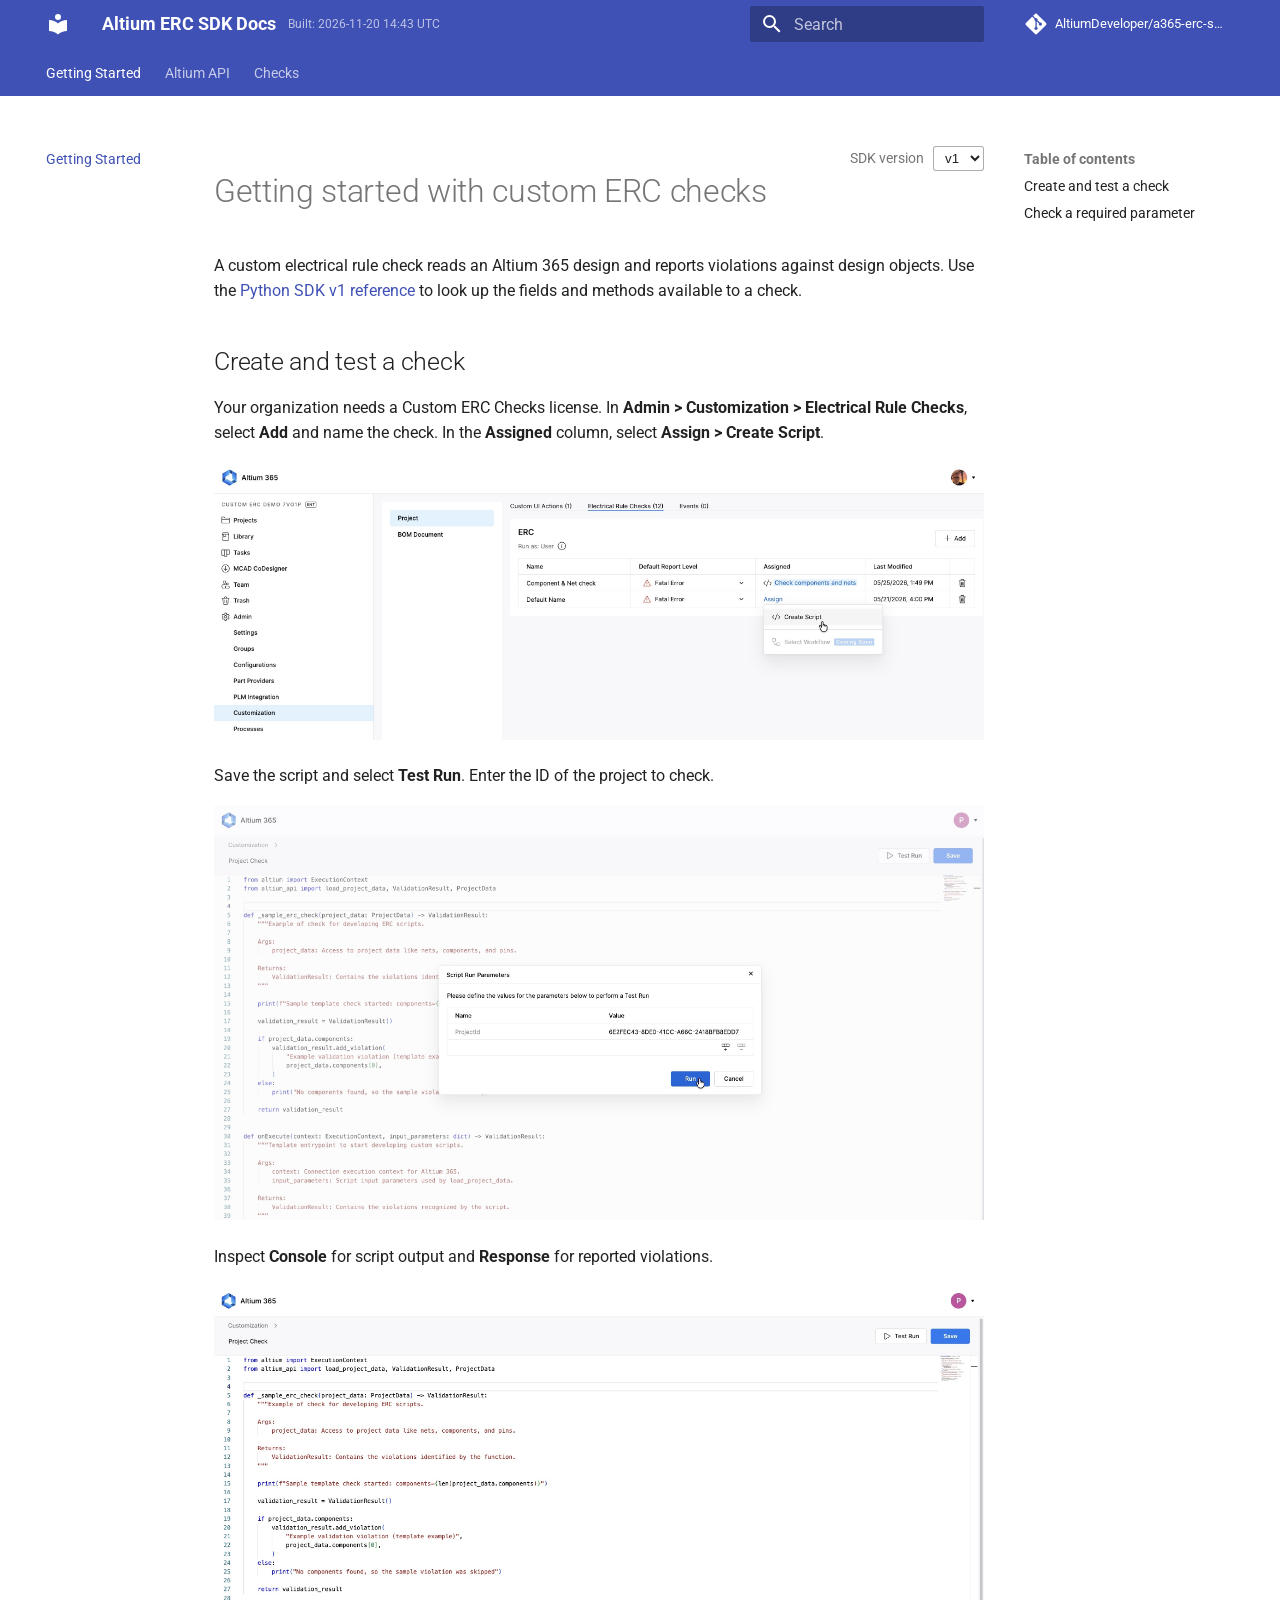
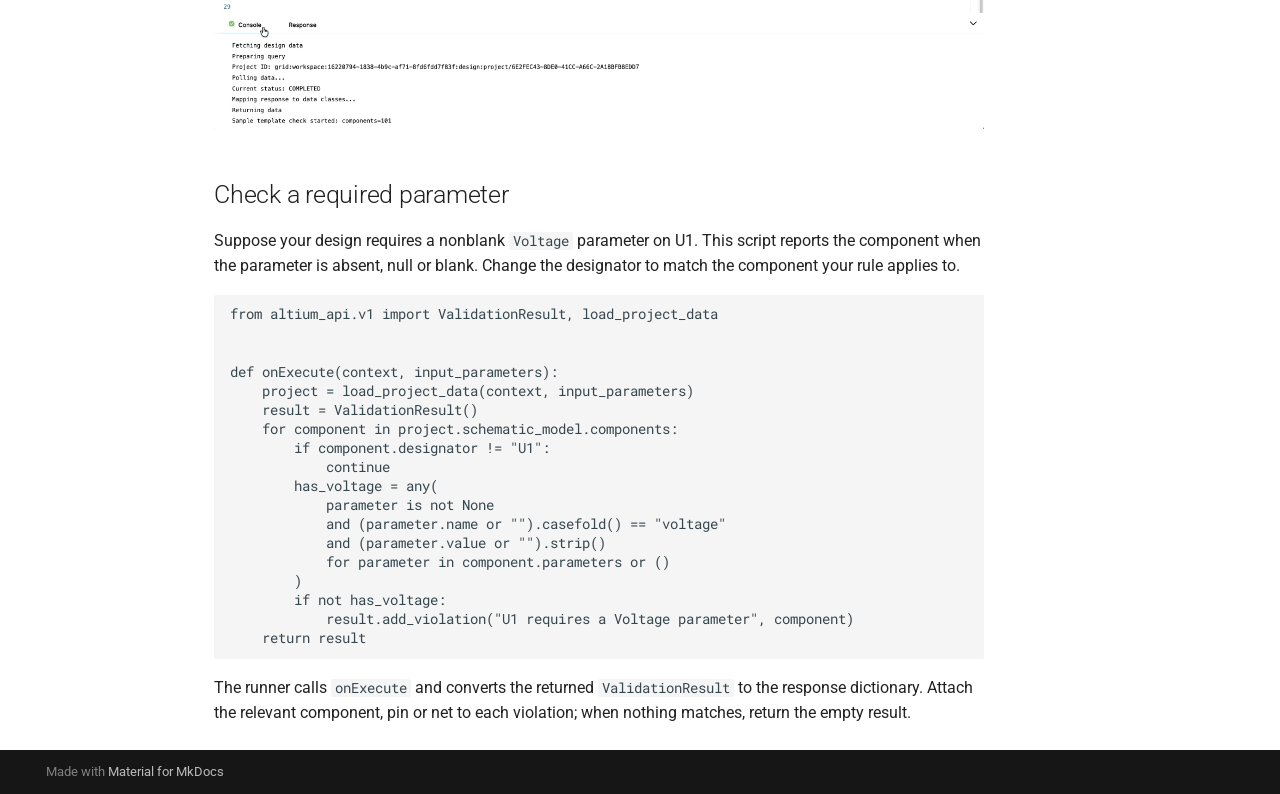
<file: index.html>
<!doctype html>
<html lang="en" class="no-js">
  <head>
    
      <meta charset="utf-8">
      <meta name="viewport" content="width=device-width,initial-scale=1">
      
      
      
      
      
        <link rel="next" href="altium_api.html">
      
      
        
      
      
      <link rel="icon" href="assets/images/favicon.png">
      <meta name="generator" content="mkdocs-1.6.1, mkdocs-material-9.7.7">
    
    
      
        <title>Altium ERC SDK Docs</title>
      
    
    
      <link rel="stylesheet" href="assets/stylesheets/main.ec1eaa64.min.css">
      
      


    
    
      
    
    
      
        
        
        <link rel="preconnect" href="https://fonts.gstatic.com" crossorigin>
        <link rel="stylesheet" href="https://fonts.googleapis.com/css?family=Roboto:300,300i,400,400i,700,700i%7CRoboto+Mono:400,400i,700,700i&display=fallback">
        <style>:root{--md-text-font:"Roboto";--md-code-font:"Roboto Mono"}</style>
      
    
    
      <link rel="stylesheet" href="assets/_mkdocstrings.css">
    
      <link rel="stylesheet" href="stylesheets/theme-tweak.css">
    
    <script>__md_scope=new URL(".",location),__md_hash=e=>[...e].reduce(((e,_)=>(e<<5)-e+_.charCodeAt(0)),0),__md_get=(e,_=localStorage,t=__md_scope)=>JSON.parse(_.getItem(t.pathname+"."+e)),__md_set=(e,_,t=localStorage,a=__md_scope)=>{try{t.setItem(a.pathname+"."+e,JSON.stringify(_))}catch(e){}}</script>
    
      

    
    
  </head>
  
  
    <body dir="ltr">
  
    
    <input class="md-toggle" data-md-toggle="drawer" type="checkbox" id="__drawer" autocomplete="off">
    <input class="md-toggle" data-md-toggle="search" type="checkbox" id="__search" autocomplete="off">
    <label class="md-overlay" for="__drawer"></label>
    <div data-md-component="skip">
      
        
        <a href="#getting-started-with-custom-erc-checks" class="md-skip">
          Skip to content
        </a>
      
    </div>
    <div data-md-component="announce">
      
    </div>
    
    
      

<header class="md-header" data-md-component="header">
  <nav class="md-header__inner md-grid" aria-label="Header">
    <a href="index.html" title="Altium ERC SDK Docs" class="md-header__button md-logo" aria-label="Altium ERC SDK Docs" data-md-component="logo">
      
  
  <svg xmlns="http://www.w3.org/2000/svg" viewBox="0 0 24 24"><path d="M12 8a3 3 0 0 0 3-3 3 3 0 0 0-3-3 3 3 0 0 0-3 3 3 3 0 0 0 3 3m0 3.54C9.64 9.35 6.5 8 3 8v11c3.5 0 6.64 1.35 9 3.54 2.36-2.19 5.5-3.54 9-3.54V8c-3.5 0-6.64 1.35-9 3.54"/></svg>

    </a>
    <label class="md-header__button md-icon" for="__drawer">
      
      <svg xmlns="http://www.w3.org/2000/svg" viewBox="0 0 24 24"><path d="M3 6h18v2H3zm0 5h18v2H3zm0 5h18v2H3z"/></svg>
    </label>
    <div class="md-header__title" data-md-component="header-title">
      <div class="md-header__ellipsis">
        <div class="md-header__topic">
          <span class="md-ellipsis">
            Altium ERC SDK Docs
          </span>
        </div>
        <div class="md-header__topic" data-md-component="header-topic">
          <span class="md-ellipsis">
            
              Getting Started
            
          </span>
        </div>
      </div>
    </div>
    
    
      <script>var palette=__md_get("__palette");if(palette&&palette.color){if("(prefers-color-scheme)"===palette.color.media){var media=matchMedia("(prefers-color-scheme: light)"),input=document.querySelector(media.matches?"[data-md-color-media='(prefers-color-scheme: light)']":"[data-md-color-media='(prefers-color-scheme: dark)']");palette.color.media=input.getAttribute("data-md-color-media"),palette.color.scheme=input.getAttribute("data-md-color-scheme"),palette.color.primary=input.getAttribute("data-md-color-primary"),palette.color.accent=input.getAttribute("data-md-color-accent")}for(var[key,value]of Object.entries(palette.color))document.body.setAttribute("data-md-color-"+key,value)}</script>
    
    
    
      
      
        <label class="md-header__button md-icon" for="__search">
          
          <svg xmlns="http://www.w3.org/2000/svg" viewBox="0 0 24 24"><path d="M9.5 3A6.5 6.5 0 0 1 16 9.5c0 1.61-.59 3.09-1.56 4.23l.27.27h.79l5 5-1.5 1.5-5-5v-.79l-.27-.27A6.52 6.52 0 0 1 9.5 16 6.5 6.5 0 0 1 3 9.5 6.5 6.5 0 0 1 9.5 3m0 2C7 5 5 7 5 9.5S7 14 9.5 14 14 12 14 9.5 12 5 9.5 5"/></svg>
        </label>
        <div class="md-search" data-md-component="search" role="dialog">
  <label class="md-search__overlay" for="__search"></label>
  <div class="md-search__inner" role="search">
    <form class="md-search__form" name="search">
      <input type="text" class="md-search__input" name="query" aria-label="Search" placeholder="Search" autocapitalize="off" autocorrect="off" autocomplete="off" spellcheck="false" data-md-component="search-query" required>
      <label class="md-search__icon md-icon" for="__search">
        
        <svg xmlns="http://www.w3.org/2000/svg" viewBox="0 0 24 24"><path d="M9.5 3A6.5 6.5 0 0 1 16 9.5c0 1.61-.59 3.09-1.56 4.23l.27.27h.79l5 5-1.5 1.5-5-5v-.79l-.27-.27A6.52 6.52 0 0 1 9.5 16 6.5 6.5 0 0 1 3 9.5 6.5 6.5 0 0 1 9.5 3m0 2C7 5 5 7 5 9.5S7 14 9.5 14 14 12 14 9.5 12 5 9.5 5"/></svg>
        
        <svg xmlns="http://www.w3.org/2000/svg" viewBox="0 0 24 24"><path d="M20 11v2H8l5.5 5.5-1.42 1.42L4.16 12l7.92-7.92L13.5 5.5 8 11z"/></svg>
      </label>
      <nav class="md-search__options" aria-label="Search">
        
        <button type="reset" class="md-search__icon md-icon" title="Clear" aria-label="Clear" tabindex="-1">
          
          <svg xmlns="http://www.w3.org/2000/svg" viewBox="0 0 24 24"><path d="M19 6.41 17.59 5 12 10.59 6.41 5 5 6.41 10.59 12 5 17.59 6.41 19 12 13.41 17.59 19 19 17.59 13.41 12z"/></svg>
        </button>
      </nav>
      
    </form>
    <div class="md-search__output">
      <div class="md-search__scrollwrap" tabindex="0" data-md-scrollfix>
        <div class="md-search-result" data-md-component="search-result">
          <div class="md-search-result__meta">
            Initializing search
          </div>
          <ol class="md-search-result__list" role="presentation"></ol>
        </div>
      </div>
    </div>
  </div>
</div>
      
    
    
      <div class="md-header__source">
        <a href="https://github.com/AltiumDeveloper/a365-erc-sdk" title="Go to repository" class="md-source" data-md-component="source">
  <div class="md-source__icon md-icon">
    
    <svg xmlns="http://www.w3.org/2000/svg" viewBox="0 0 448 512"><!--! Font Awesome Free 7.1.0 by @fontawesome - https://fontawesome.com License - https://fontawesome.com/license/free (Icons: CC BY 4.0, Fonts: SIL OFL 1.1, Code: MIT License) Copyright 2025 Fonticons, Inc.--><path d="M439.6 236.1 244 40.5c-5.4-5.5-12.8-8.5-20.4-8.5s-15 3-20.4 8.4L162.5 81l51.5 51.5c27.1-9.1 52.7 16.8 43.4 43.7l49.7 49.7c34.2-11.8 61.2 31 35.5 56.7-26.5 26.5-70.2-2.9-56-37.3L240.3 199v121.9c25.3 12.5 22.3 41.8 9.1 55-6.4 6.4-15.2 10.1-24.3 10.1s-17.8-3.6-24.3-10.1c-17.6-17.6-11.1-46.9 11.2-56v-123c-20.8-8.5-24.6-30.7-18.6-45L142.6 101 8.5 235.1C3 240.6 0 247.9 0 255.5s3 15 8.5 20.4l195.6 195.7c5.4 5.4 12.7 8.4 20.4 8.4s15-3 20.4-8.4l194.7-194.7c5.4-5.4 8.4-12.8 8.4-20.4s-3-15-8.4-20.4"/></svg>
  </div>
  <div class="md-source__repository">
    AltiumDeveloper/a365-erc-sdk
  </div>
</a>
      </div>
    
  </nav>
  
</header>
    
    <div class="md-container" data-md-component="container">
      
      
        
          
            
<nav class="md-tabs" aria-label="Tabs" data-md-component="tabs">
  <div class="md-grid">
    <ul class="md-tabs__list">
      
        
  
  
  
    
  
  
    <li class="md-tabs__item md-tabs__item--active">
      <a href="index.html" class="md-tabs__link">
        
  
  
    
  
  Getting Started

      </a>
    </li>
  

      
        
  
  
  
  
    <li class="md-tabs__item">
      <a href="altium_api.html" class="md-tabs__link">
        
  
  
    
  
  Altium API

      </a>
    </li>
  

      
        
  
  
  
  
    <li class="md-tabs__item">
      <a href="checks.html" class="md-tabs__link">
        
  
  
    
  
  Checks

      </a>
    </li>
  

      
    </ul>
  </div>
</nav>
          
        
      
      <main class="md-main" data-md-component="main">
        <div class="md-main__inner md-grid">
          
            
              
              <div class="md-sidebar md-sidebar--primary" data-md-component="sidebar" data-md-type="navigation" >
                <div class="md-sidebar__scrollwrap">
                  <div class="md-sidebar__inner">
                    


  


<nav class="md-nav md-nav--primary md-nav--lifted" aria-label="Navigation" data-md-level="0">
  <label class="md-nav__title" for="__drawer">
    <a href="index.html" title="Altium ERC SDK Docs" class="md-nav__button md-logo" aria-label="Altium ERC SDK Docs" data-md-component="logo">
      
  
  <svg xmlns="http://www.w3.org/2000/svg" viewBox="0 0 24 24"><path d="M12 8a3 3 0 0 0 3-3 3 3 0 0 0-3-3 3 3 0 0 0-3 3 3 3 0 0 0 3 3m0 3.54C9.64 9.35 6.5 8 3 8v11c3.5 0 6.64 1.35 9 3.54 2.36-2.19 5.5-3.54 9-3.54V8c-3.5 0-6.64 1.35-9 3.54"/></svg>

    </a>
    Altium ERC SDK Docs
  </label>
  
    <div class="md-nav__source">
      <a href="https://github.com/AltiumDeveloper/a365-erc-sdk" title="Go to repository" class="md-source" data-md-component="source">
  <div class="md-source__icon md-icon">
    
    <svg xmlns="http://www.w3.org/2000/svg" viewBox="0 0 448 512"><!--! Font Awesome Free 7.1.0 by @fontawesome - https://fontawesome.com License - https://fontawesome.com/license/free (Icons: CC BY 4.0, Fonts: SIL OFL 1.1, Code: MIT License) Copyright 2025 Fonticons, Inc.--><path d="M439.6 236.1 244 40.5c-5.4-5.5-12.8-8.5-20.4-8.5s-15 3-20.4 8.4L162.5 81l51.5 51.5c27.1-9.1 52.7 16.8 43.4 43.7l49.7 49.7c34.2-11.8 61.2 31 35.5 56.7-26.5 26.5-70.2-2.9-56-37.3L240.3 199v121.9c25.3 12.5 22.3 41.8 9.1 55-6.4 6.4-15.2 10.1-24.3 10.1s-17.8-3.6-24.3-10.1c-17.6-17.6-11.1-46.9 11.2-56v-123c-20.8-8.5-24.6-30.7-18.6-45L142.6 101 8.5 235.1C3 240.6 0 247.9 0 255.5s3 15 8.5 20.4l195.6 195.7c5.4 5.4 12.7 8.4 20.4 8.4s15-3 20.4-8.4l194.7-194.7c5.4-5.4 8.4-12.8 8.4-20.4s-3-15-8.4-20.4"/></svg>
  </div>
  <div class="md-source__repository">
    AltiumDeveloper/a365-erc-sdk
  </div>
</a>
    </div>
  
  <ul class="md-nav__list" data-md-scrollfix>
    
      
      
  
  
    
  
  
  
    <li class="md-nav__item md-nav__item--active">
      
      <input class="md-nav__toggle md-toggle" type="checkbox" id="__toc">
      
      
        
      
      
        <label class="md-nav__link md-nav__link--active" for="__toc">
          
  
  
  <span class="md-ellipsis">
    
  
    Getting Started
  

    
  </span>
  
  

          <span class="md-nav__icon md-icon"></span>
        </label>
      
      <a href="index.html" class="md-nav__link md-nav__link--active">
        
  
  
  <span class="md-ellipsis">
    
  
    Getting Started
  

    
  </span>
  
  

      </a>
      
        

<nav class="md-nav md-nav--secondary" aria-label="Table of contents">
  
  
  
    
  
  
    <label class="md-nav__title" for="__toc">
      <span class="md-nav__icon md-icon"></span>
      Table of contents
    </label>
    <ul class="md-nav__list" data-md-component="toc" data-md-scrollfix>
      
        <li class="md-nav__item">
  <a href="#create-and-test-a-check" class="md-nav__link">
    <span class="md-ellipsis">
      
        Create and test a check
      
    </span>
  </a>
  
</li>
      
        <li class="md-nav__item">
  <a href="#check-a-required-parameter" class="md-nav__link">
    <span class="md-ellipsis">
      
        Check a required parameter
      
    </span>
  </a>
  
</li>
      
    </ul>
  
</nav>
      
    </li>
  

    
      
      
  
  
  
  
    <li class="md-nav__item">
      <a href="altium_api.html" class="md-nav__link">
        
  
  
  <span class="md-ellipsis">
    
  
    Altium API
  

    
  </span>
  
  

      </a>
    </li>
  

    
      
      
  
  
  
  
    <li class="md-nav__item">
      <a href="checks.html" class="md-nav__link">
        
  
  
  <span class="md-ellipsis">
    
  
    Checks
  

    
  </span>
  
  

      </a>
    </li>
  

    
  </ul>
</nav>
                  </div>
                </div>
              </div>
            
            
              
              <div class="md-sidebar md-sidebar--secondary" data-md-component="sidebar" data-md-type="toc" >
                <div class="md-sidebar__scrollwrap">
                  <div class="md-sidebar__inner">
                    

<nav class="md-nav md-nav--secondary" aria-label="Table of contents">
  
  
  
    
  
  
    <label class="md-nav__title" for="__toc">
      <span class="md-nav__icon md-icon"></span>
      Table of contents
    </label>
    <ul class="md-nav__list" data-md-component="toc" data-md-scrollfix>
      
        <li class="md-nav__item">
  <a href="#create-and-test-a-check" class="md-nav__link">
    <span class="md-ellipsis">
      
        Create and test a check
      
    </span>
  </a>
  
</li>
      
        <li class="md-nav__item">
  <a href="#check-a-required-parameter" class="md-nav__link">
    <span class="md-ellipsis">
      
        Check a required parameter
      
    </span>
  </a>
  
</li>
      
    </ul>
  
</nav>
                  </div>
                </div>
              </div>
            
          
          
            <div class="md-content" data-md-component="content">
              
              <article class="md-content__inner md-typeset">
                
  <label class="sdk-version">SDK version
    <select aria-label="SDK version" onchange="location.assign(this.value)">
      
        <option value="index.html" selected>v1</option>
      
    </select>
  </label>
  
                  


  
  


<h1 id="getting-started-with-custom-erc-checks">Getting started with custom ERC checks</h1>
<p>A custom electrical rule check reads an Altium 365 design and reports violations
against design objects. Use the <a href="altium_api.html">Python SDK v1 reference</a> to look
up the fields and methods available to a check.</p>
<h2 id="create-and-test-a-check">Create and test a check</h2>
<p>Your organization needs a Custom ERC Checks license. In <strong>Admin &gt; Customization &gt;
Electrical Rule Checks</strong>, select <strong>Add</strong> and name the check. In the <strong>Assigned</strong>
column, select <strong>Assign &gt; Create Script</strong>.</p>
<p><a href="images/screenshot-1.jpg"><img alt="Custom ERC check creation dialog" src="images/screenshot-1.jpg" /></a></p>
<p>Save the script and select <strong>Test Run</strong>. Enter the ID of the project to check.</p>
<p><a href="images/screenshot-2.jpg"><img alt="Test Run project prompt" src="images/screenshot-2.jpg" /></a></p>
<p>Inspect <strong>Console</strong> for script output and <strong>Response</strong> for reported violations.</p>
<p><a href="images/screenshot-3.jpg"><img alt="Console and Response tabs" src="images/screenshot-3.jpg" /></a></p>
<h2 id="check-a-required-parameter">Check a required parameter</h2>
<p>Suppose your design requires a nonblank <code>Voltage</code> parameter on U1. This script
reports the component when the parameter is absent, null or blank. Change the
designator to match the component your rule applies to.</p>
<pre><code class="language-python">from altium_api.v1 import ValidationResult, load_project_data


def onExecute(context, input_parameters):
    project = load_project_data(context, input_parameters)
    result = ValidationResult()
    for component in project.schematic_model.components:
        if component.designator != &quot;U1&quot;:
            continue
        has_voltage = any(
            parameter is not None
            and (parameter.name or &quot;&quot;).casefold() == &quot;voltage&quot;
            and (parameter.value or &quot;&quot;).strip()
            for parameter in component.parameters or ()
        )
        if not has_voltage:
            result.add_violation(&quot;U1 requires a Voltage parameter&quot;, component)
    return result
</code></pre>
<p>The runner calls <code>onExecute</code> and converts the returned <code>ValidationResult</code> to the
response dictionary. Attach the relevant component, pin or net to each violation;
when nothing matches, return the empty result.</p>












                

              </article>
            </div>
          
          
<script>var target=document.getElementById(location.hash.slice(1));target&&target.name&&(target.checked=target.name.startsWith("__tabbed_"))</script>
        </div>
        
      </main>
      
        <footer class="md-footer">
  
  <div class="md-footer-meta md-typeset">
    <div class="md-footer-meta__inner md-grid">
      <div class="md-copyright">
  
  
    Made with
    <a href="https://squidfunk.github.io/mkdocs-material/" target="_blank" rel="noopener">
      Material for MkDocs
    </a>
  
</div>
      
    </div>
  </div>
</footer>
      
    </div>
    <div class="md-dialog" data-md-component="dialog">
      <div class="md-dialog__inner md-typeset"></div>
    </div>
    
    
    
      
      
      <script id="__config" type="application/json">{"annotate": null, "base": ".", "features": ["navigation.sections", "navigation.expand", "navigation.tabs"], "search": "assets/javascripts/workers/search.2c215733.min.js", "tags": null, "translations": {"clipboard.copied": "Copied to clipboard", "clipboard.copy": "Copy to clipboard", "search.result.more.one": "1 more on this page", "search.result.more.other": "# more on this page", "search.result.none": "No matching documents", "search.result.one": "1 matching document", "search.result.other": "# matching documents", "search.result.placeholder": "Type to start searching", "search.result.term.missing": "Missing", "select.version": "Select version"}, "version": null}</script>
    
    
  
      <script src="assets/javascripts/bundle.d7400e89.min.js"></script>
      
    
  <script>
    document.addEventListener('DOMContentLoaded', function () {
      document.querySelectorAll('.md-header__topic').forEach(function (topic) {
        var span = document.createElement('span');
        span.className = 'md-header-build-date';
        span.textContent = 'Built: 2026-11-20 14:43 UTC';
        topic.appendChild(span);
      });
    });
  </script>

  </body>
</html>
</file>
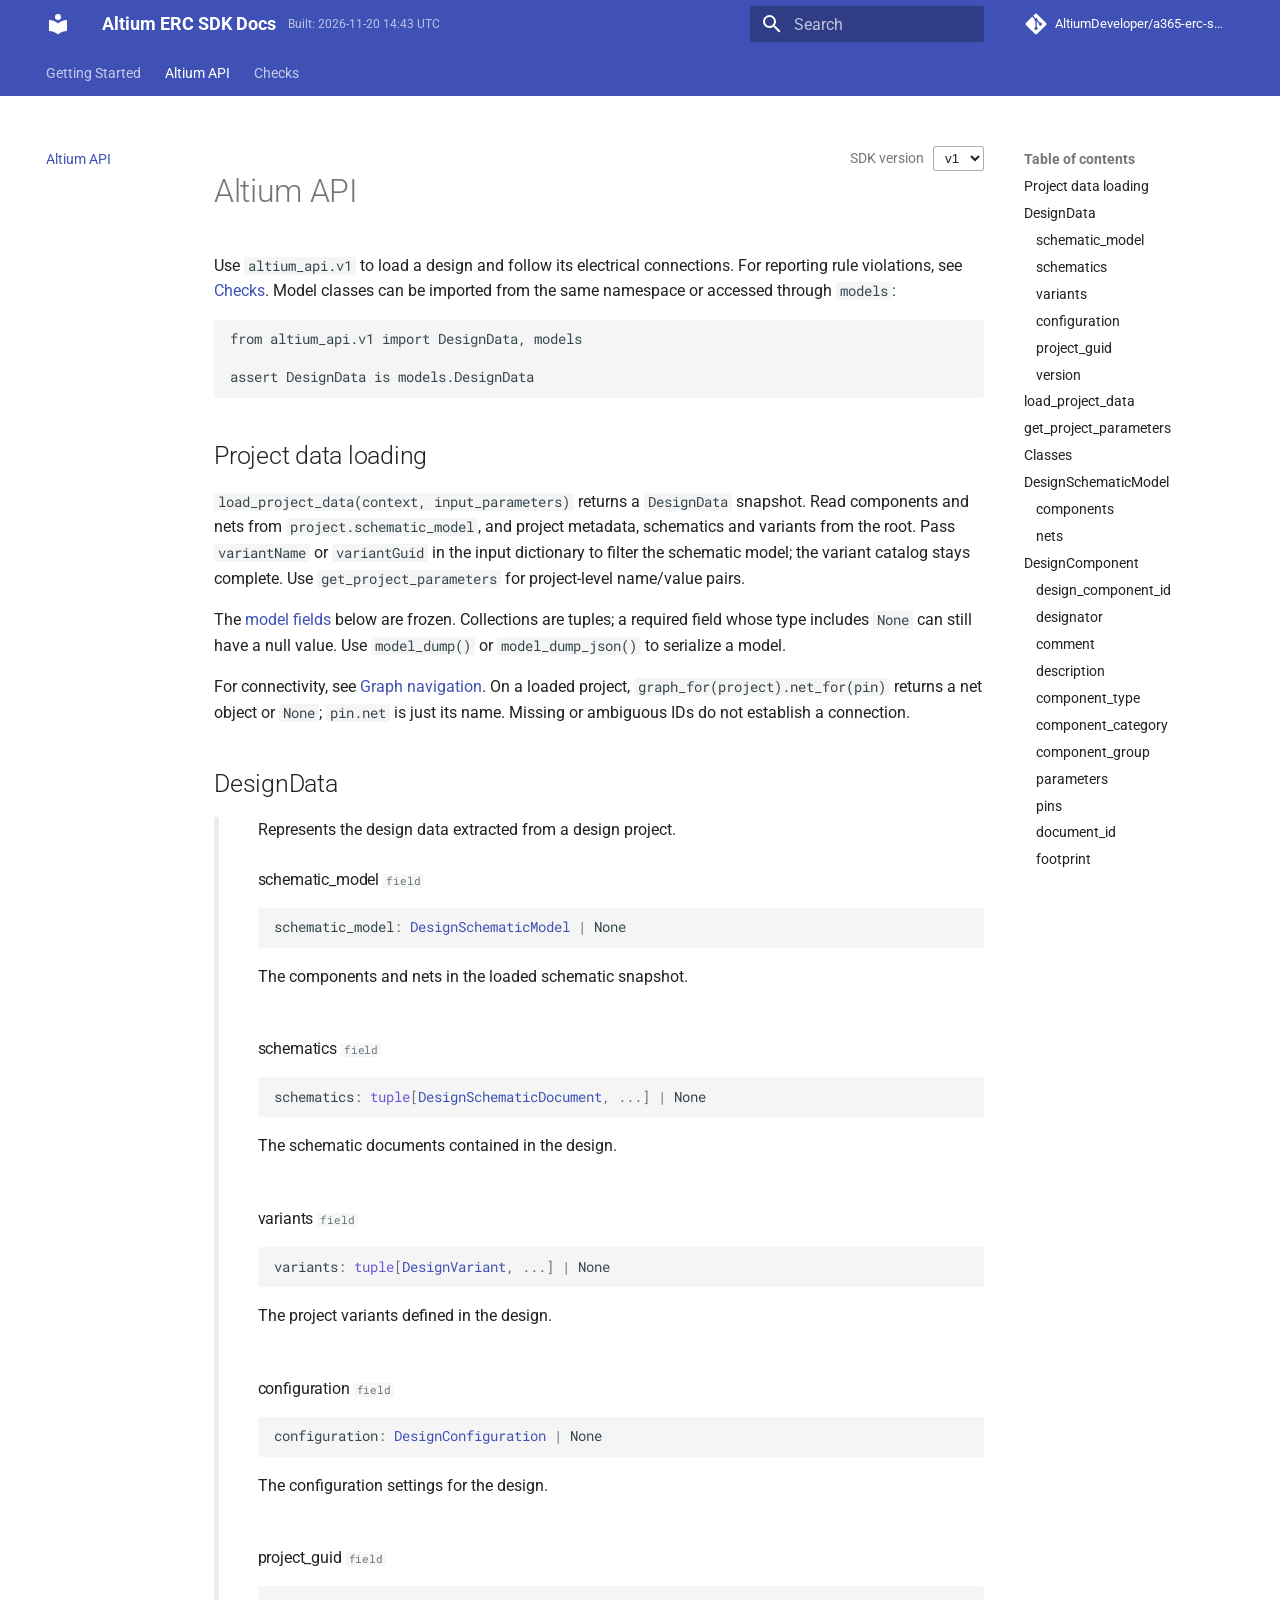
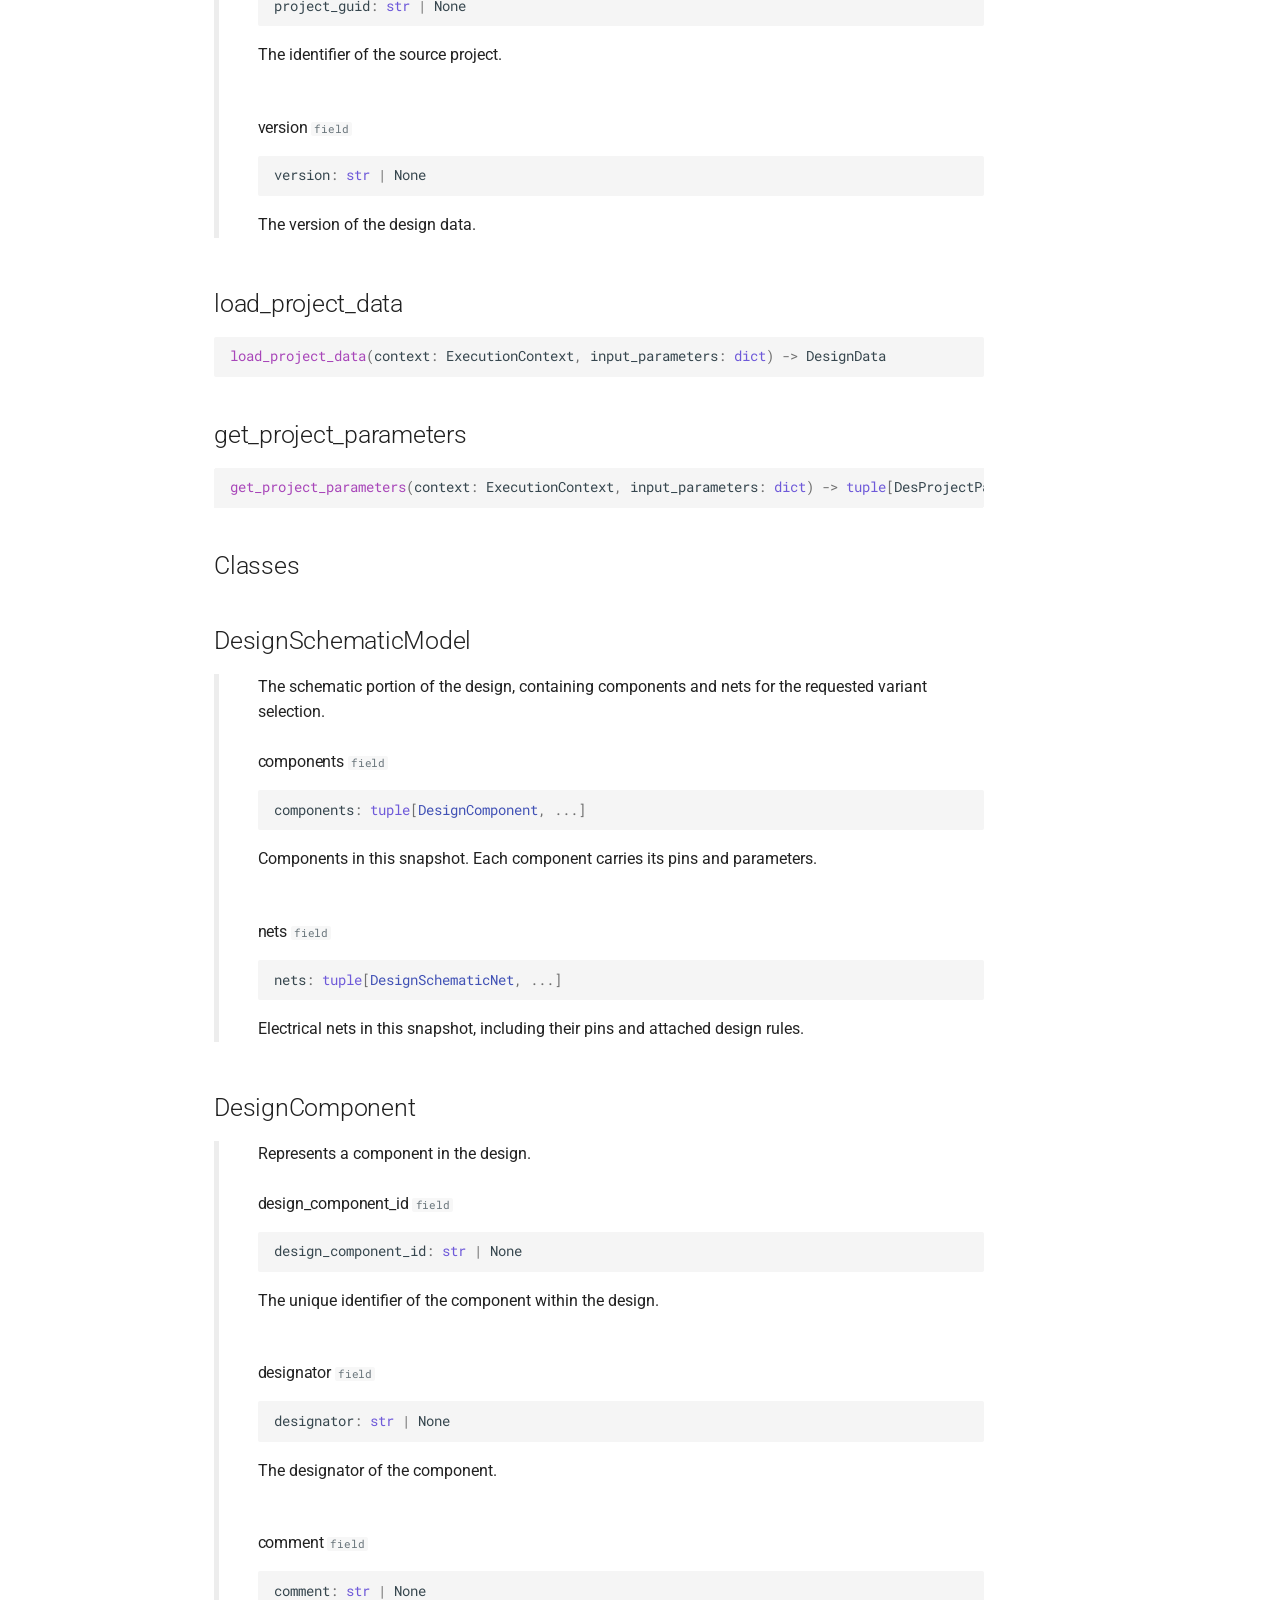
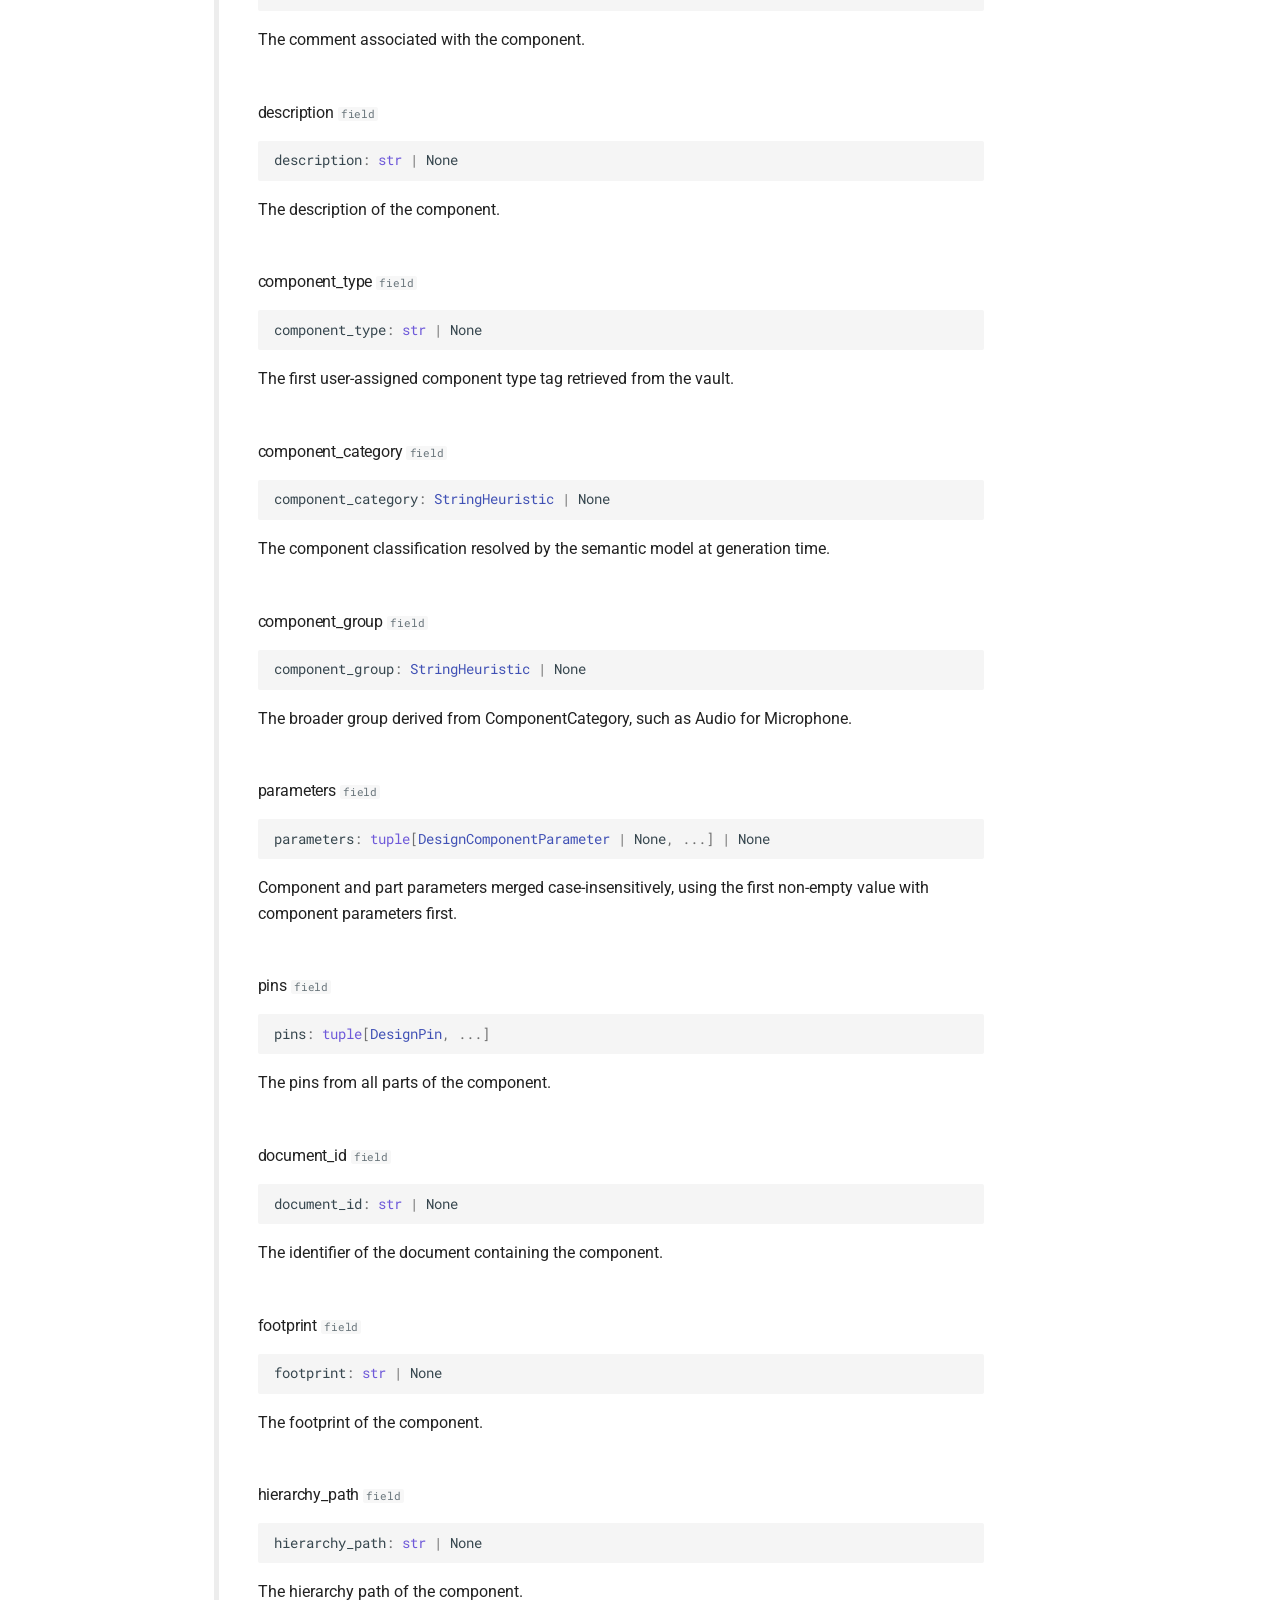
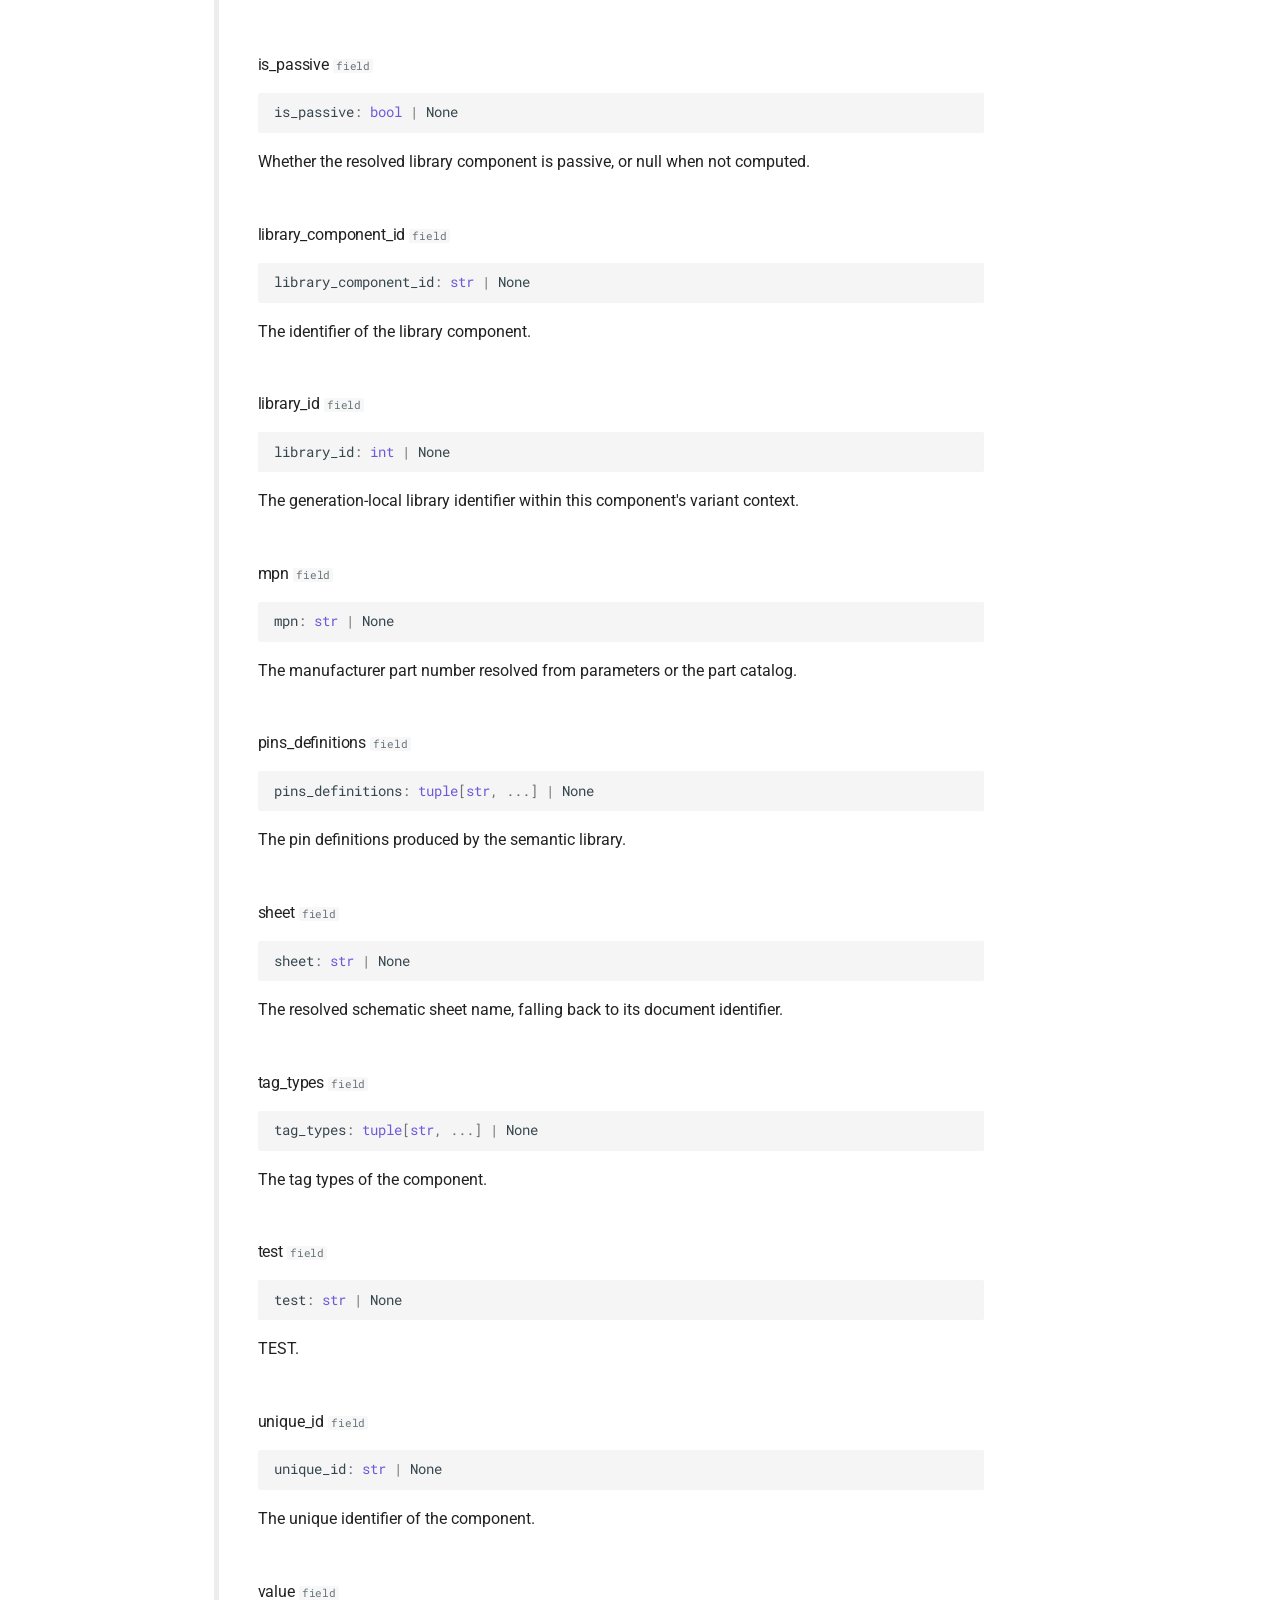
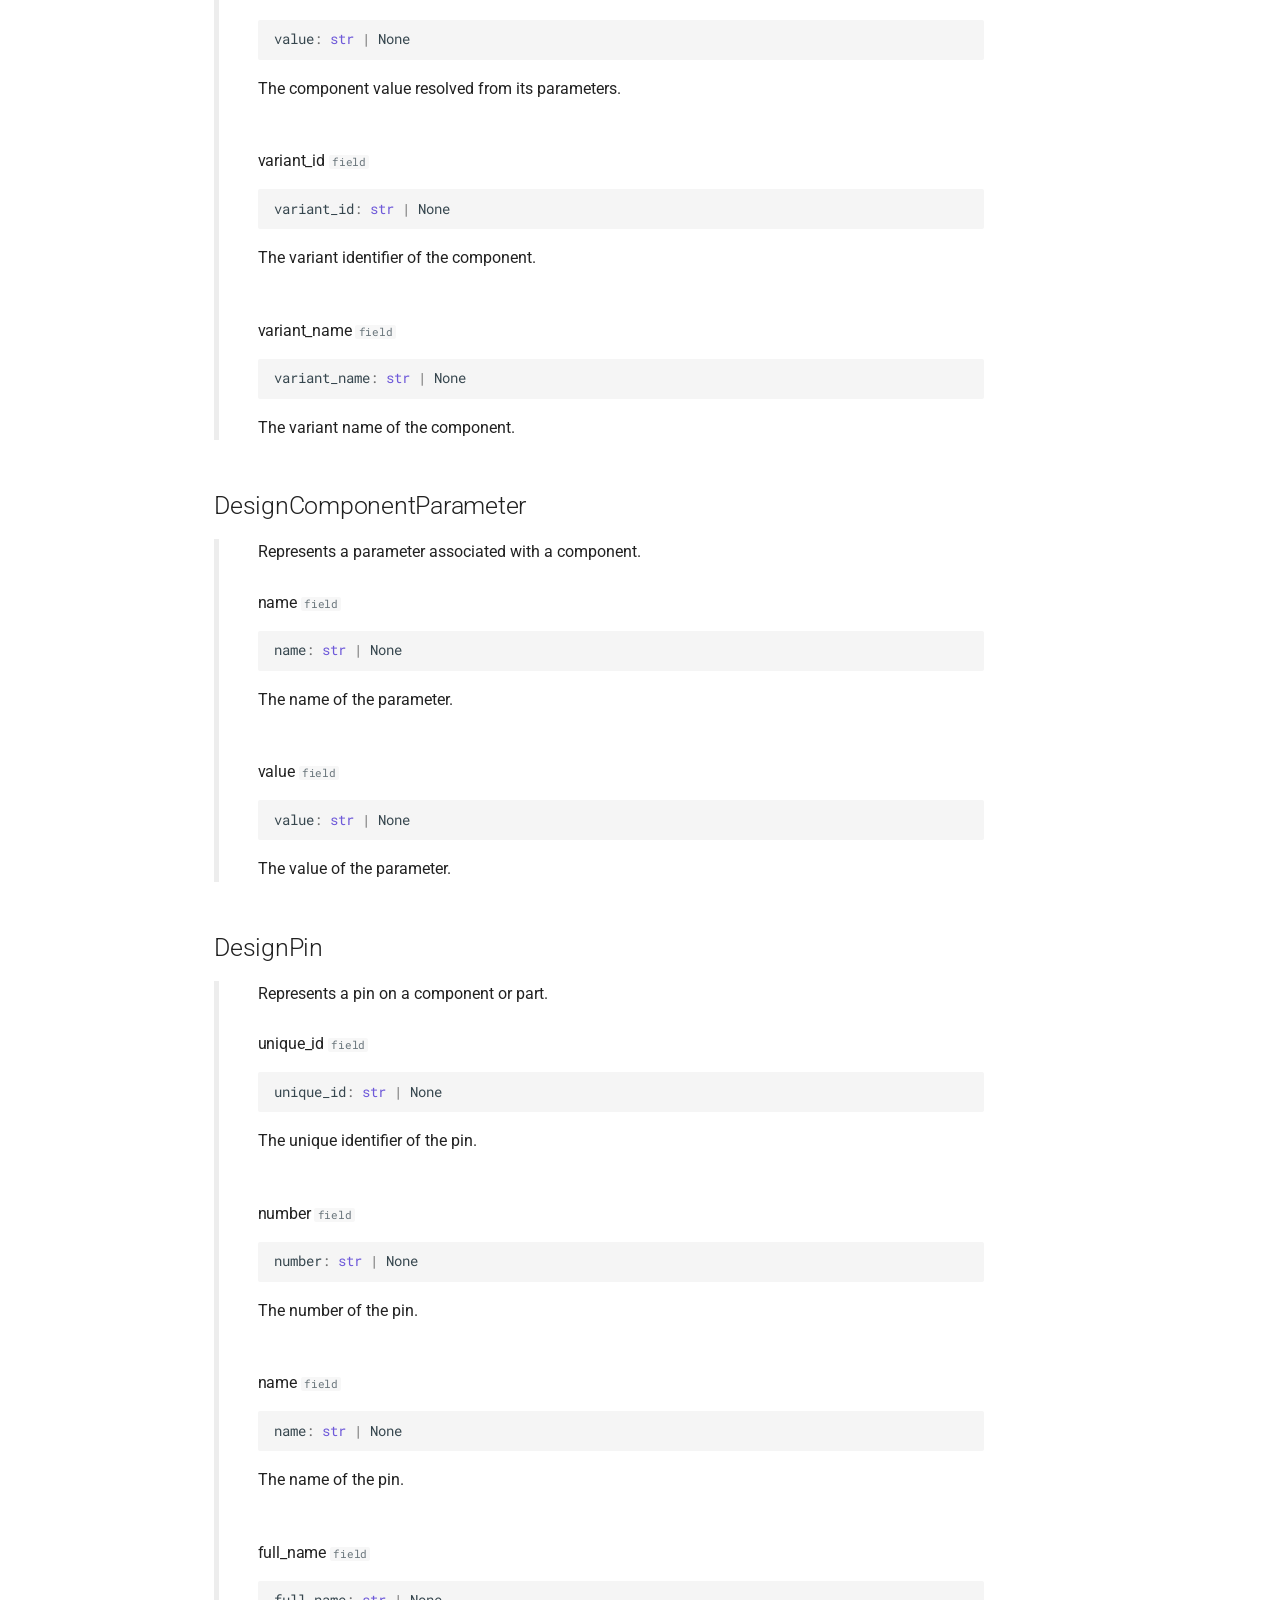
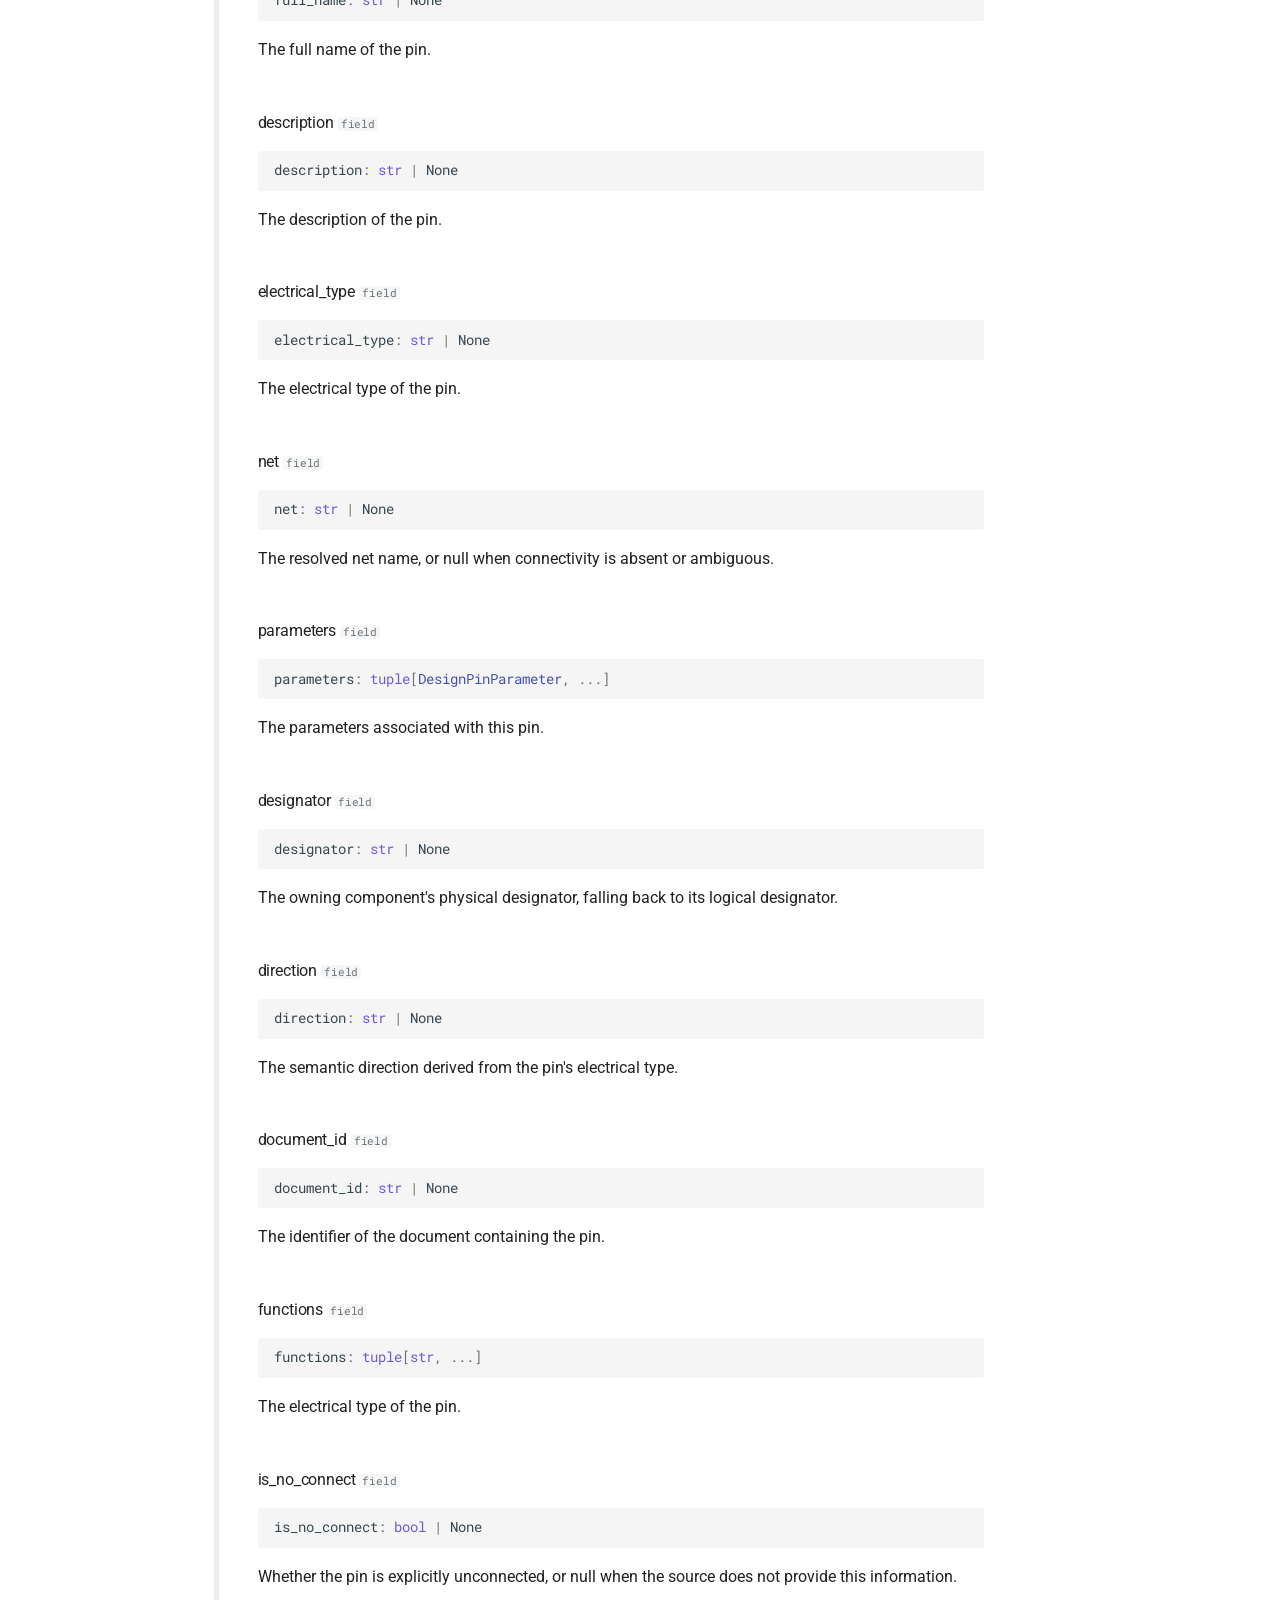
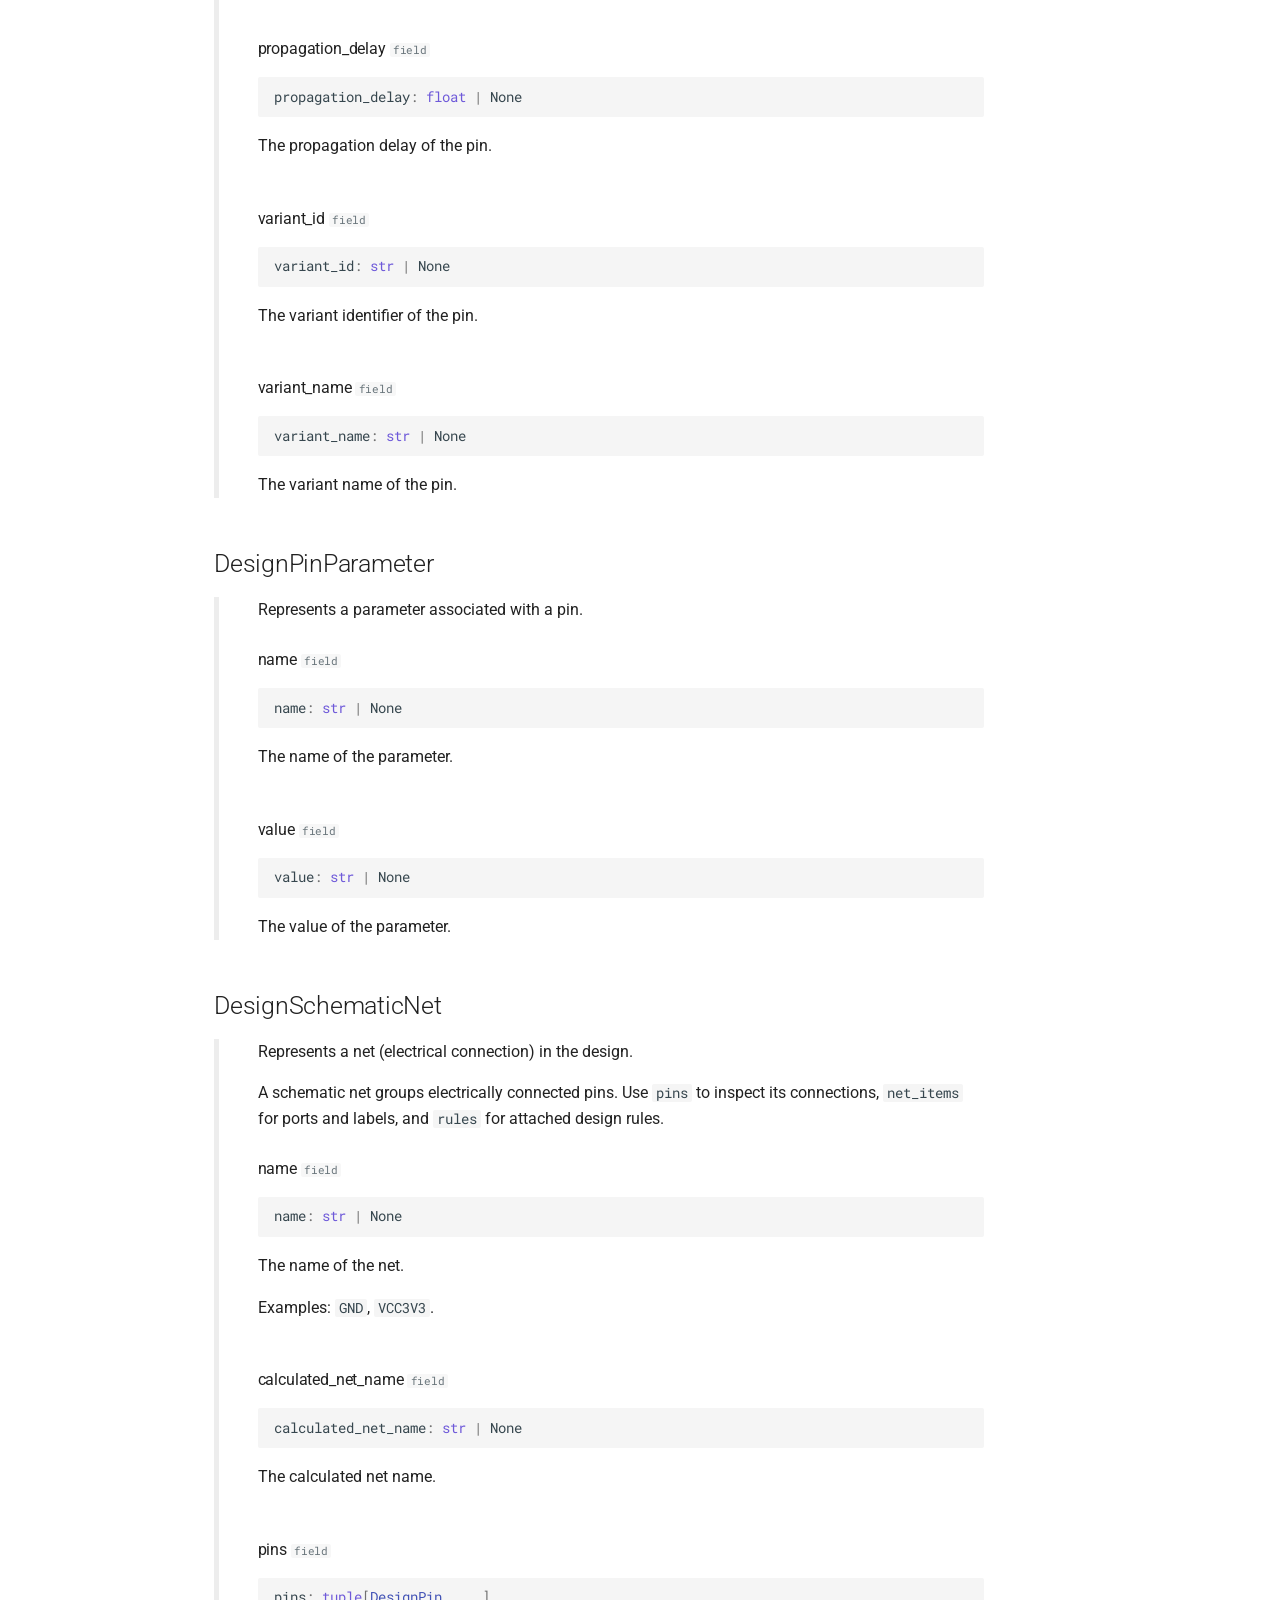
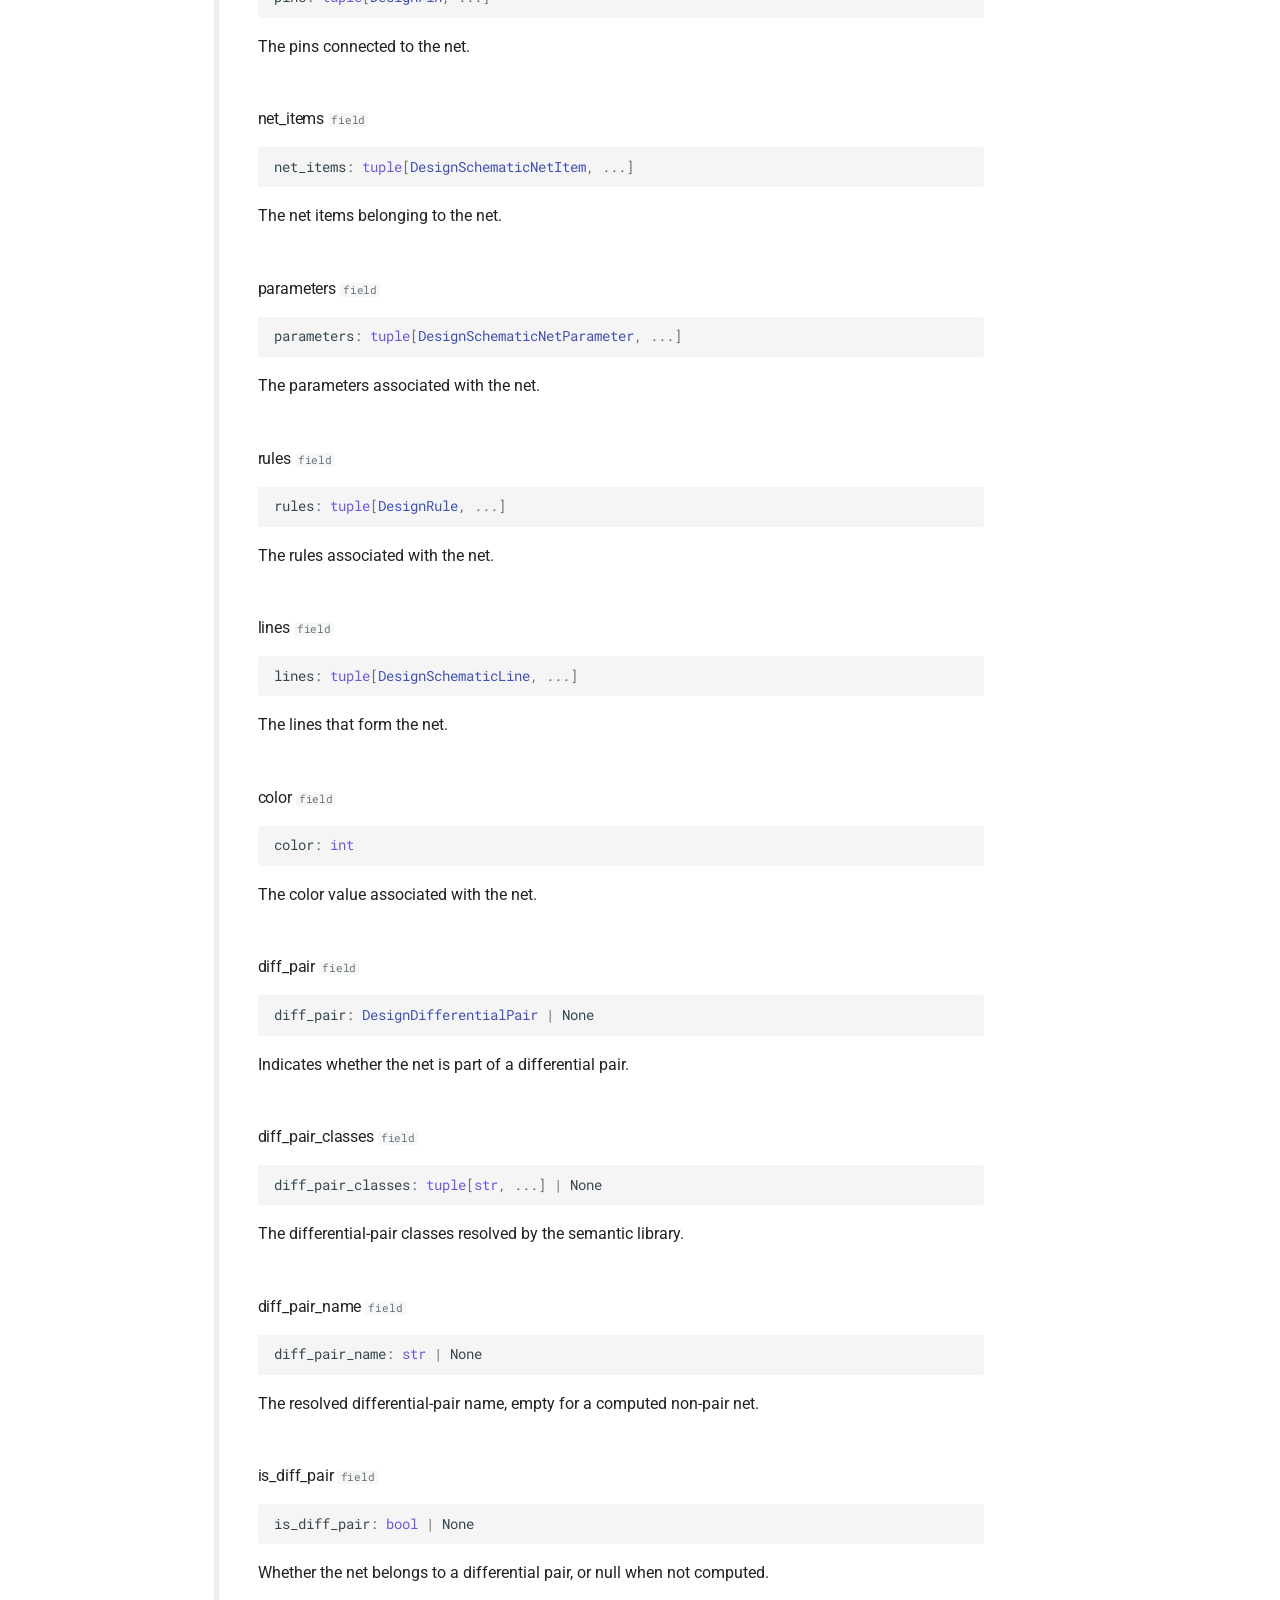
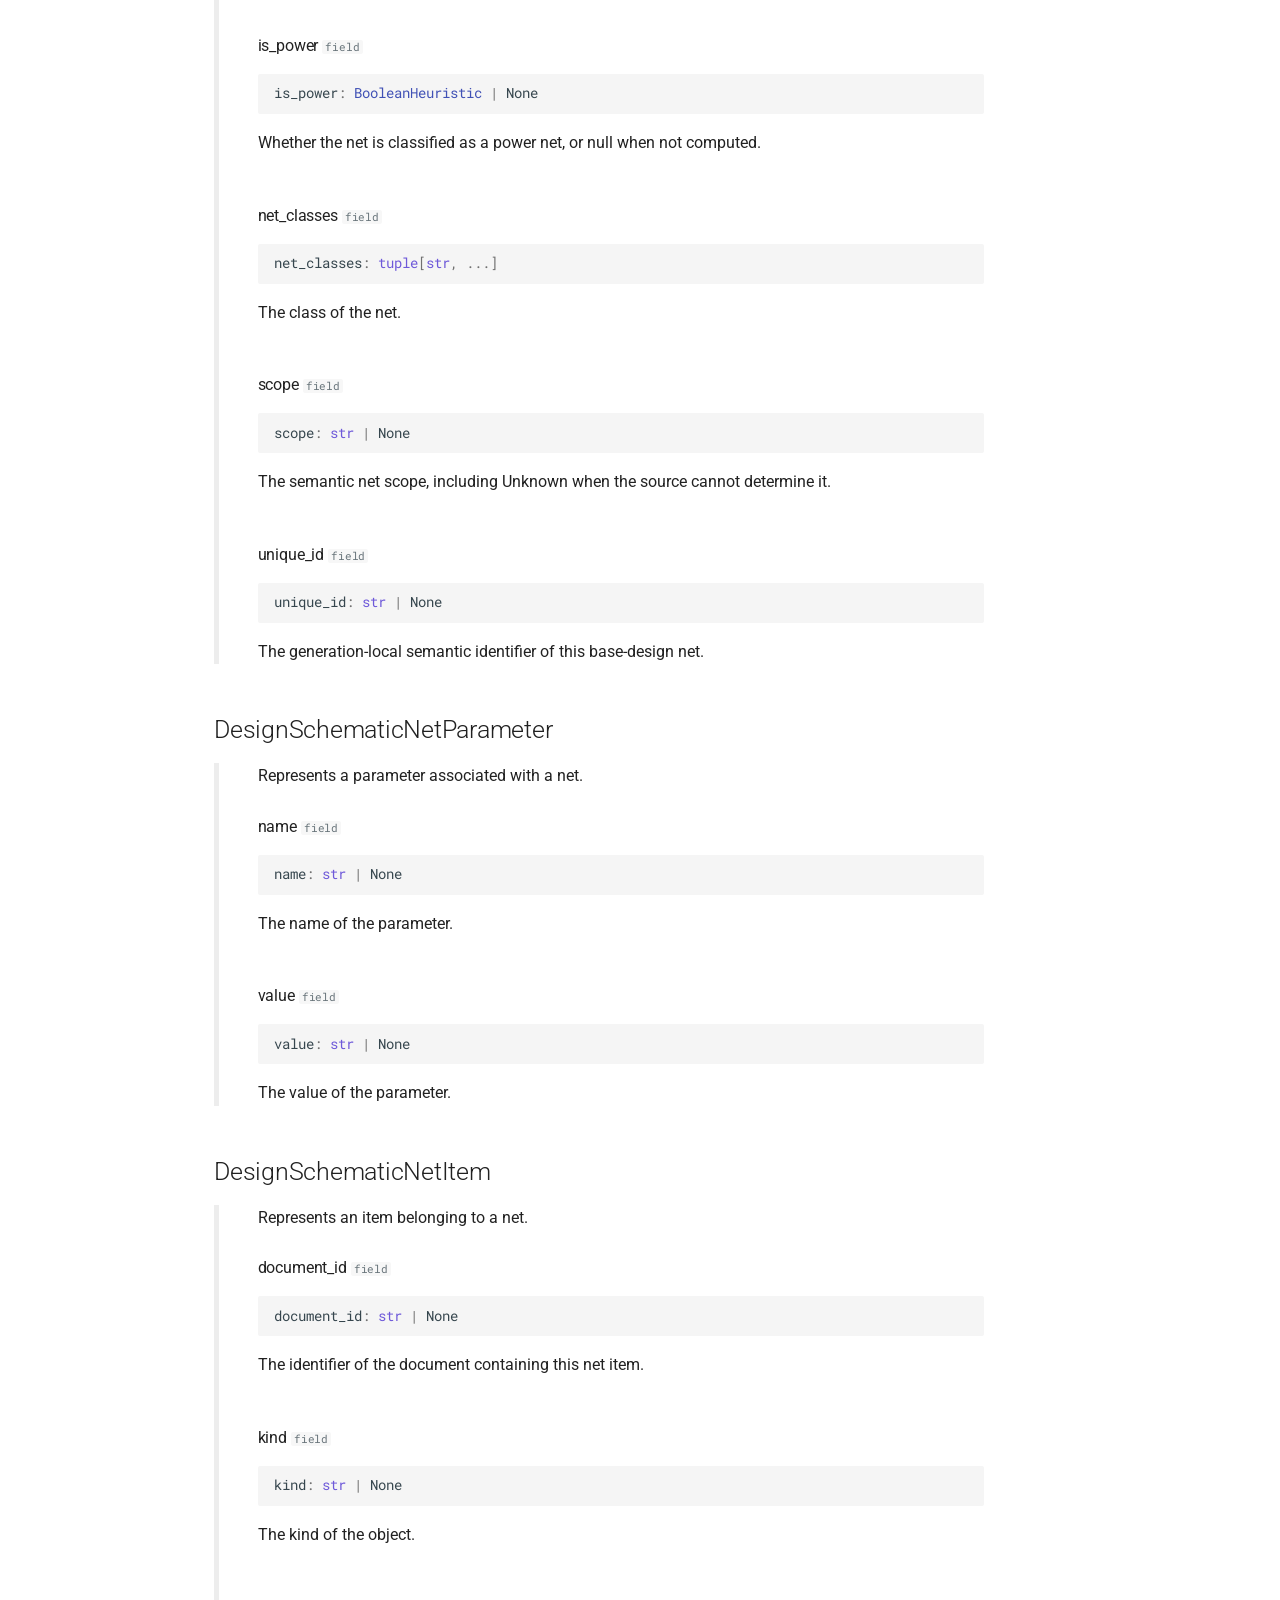
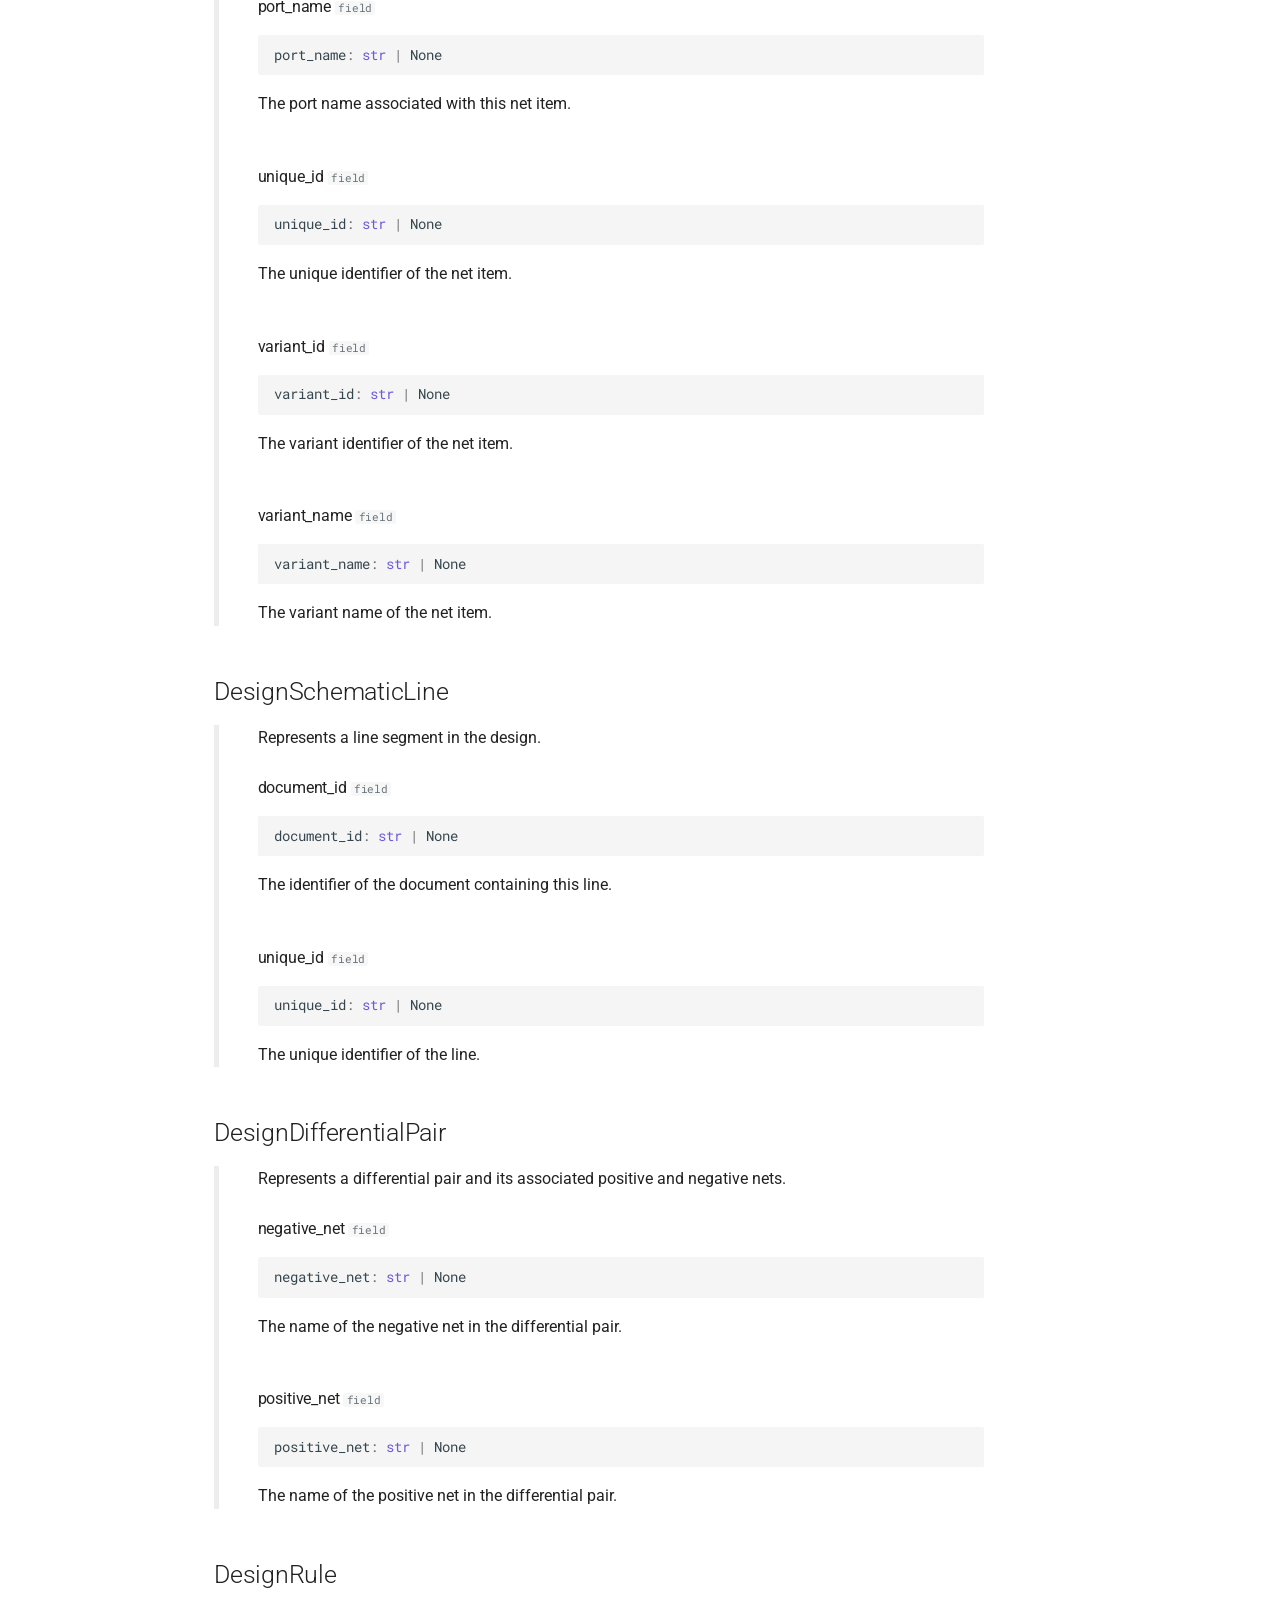
<file: altium_api.html>
<!doctype html>
<html lang="en" class="no-js">
  <head>
    
      <meta charset="utf-8">
      <meta name="viewport" content="width=device-width,initial-scale=1">
      
      
      
      
        <link rel="prev" href="index.html">
      
      
        <link rel="next" href="checks.html">
      
      
        
      
      
      <link rel="icon" href="assets/images/favicon.png">
      <meta name="generator" content="mkdocs-1.6.1, mkdocs-material-9.7.7">
    
    
      
        <title>Altium API - Altium ERC SDK Docs</title>
      
    
    
      <link rel="stylesheet" href="assets/stylesheets/main.ec1eaa64.min.css">
      
      


    
    
      
    
    
      
        
        
        <link rel="preconnect" href="https://fonts.gstatic.com" crossorigin>
        <link rel="stylesheet" href="https://fonts.googleapis.com/css?family=Roboto:300,300i,400,400i,700,700i%7CRoboto+Mono:400,400i,700,700i&display=fallback">
        <style>:root{--md-text-font:"Roboto";--md-code-font:"Roboto Mono"}</style>
      
    
    
      <link rel="stylesheet" href="assets/_mkdocstrings.css">
    
      <link rel="stylesheet" href="stylesheets/theme-tweak.css">
    
    <script>__md_scope=new URL(".",location),__md_hash=e=>[...e].reduce(((e,_)=>(e<<5)-e+_.charCodeAt(0)),0),__md_get=(e,_=localStorage,t=__md_scope)=>JSON.parse(_.getItem(t.pathname+"."+e)),__md_set=(e,_,t=localStorage,a=__md_scope)=>{try{t.setItem(a.pathname+"."+e,JSON.stringify(_))}catch(e){}}</script>
    
      

    
    
  </head>
  
  
    <body dir="ltr">
  
    
    <input class="md-toggle" data-md-toggle="drawer" type="checkbox" id="__drawer" autocomplete="off">
    <input class="md-toggle" data-md-toggle="search" type="checkbox" id="__search" autocomplete="off">
    <label class="md-overlay" for="__drawer"></label>
    <div data-md-component="skip">
      
        
        <a href="#altium-api" class="md-skip">
          Skip to content
        </a>
      
    </div>
    <div data-md-component="announce">
      
    </div>
    
    
      

<header class="md-header" data-md-component="header">
  <nav class="md-header__inner md-grid" aria-label="Header">
    <a href="index.html" title="Altium ERC SDK Docs" class="md-header__button md-logo" aria-label="Altium ERC SDK Docs" data-md-component="logo">
      
  
  <svg xmlns="http://www.w3.org/2000/svg" viewBox="0 0 24 24"><path d="M12 8a3 3 0 0 0 3-3 3 3 0 0 0-3-3 3 3 0 0 0-3 3 3 3 0 0 0 3 3m0 3.54C9.64 9.35 6.5 8 3 8v11c3.5 0 6.64 1.35 9 3.54 2.36-2.19 5.5-3.54 9-3.54V8c-3.5 0-6.64 1.35-9 3.54"/></svg>

    </a>
    <label class="md-header__button md-icon" for="__drawer">
      
      <svg xmlns="http://www.w3.org/2000/svg" viewBox="0 0 24 24"><path d="M3 6h18v2H3zm0 5h18v2H3zm0 5h18v2H3z"/></svg>
    </label>
    <div class="md-header__title" data-md-component="header-title">
      <div class="md-header__ellipsis">
        <div class="md-header__topic">
          <span class="md-ellipsis">
            Altium ERC SDK Docs
          </span>
        </div>
        <div class="md-header__topic" data-md-component="header-topic">
          <span class="md-ellipsis">
            
              Altium API
            
          </span>
        </div>
      </div>
    </div>
    
    
      <script>var palette=__md_get("__palette");if(palette&&palette.color){if("(prefers-color-scheme)"===palette.color.media){var media=matchMedia("(prefers-color-scheme: light)"),input=document.querySelector(media.matches?"[data-md-color-media='(prefers-color-scheme: light)']":"[data-md-color-media='(prefers-color-scheme: dark)']");palette.color.media=input.getAttribute("data-md-color-media"),palette.color.scheme=input.getAttribute("data-md-color-scheme"),palette.color.primary=input.getAttribute("data-md-color-primary"),palette.color.accent=input.getAttribute("data-md-color-accent")}for(var[key,value]of Object.entries(palette.color))document.body.setAttribute("data-md-color-"+key,value)}</script>
    
    
    
      
      
        <label class="md-header__button md-icon" for="__search">
          
          <svg xmlns="http://www.w3.org/2000/svg" viewBox="0 0 24 24"><path d="M9.5 3A6.5 6.5 0 0 1 16 9.5c0 1.61-.59 3.09-1.56 4.23l.27.27h.79l5 5-1.5 1.5-5-5v-.79l-.27-.27A6.52 6.52 0 0 1 9.5 16 6.5 6.5 0 0 1 3 9.5 6.5 6.5 0 0 1 9.5 3m0 2C7 5 5 7 5 9.5S7 14 9.5 14 14 12 14 9.5 12 5 9.5 5"/></svg>
        </label>
        <div class="md-search" data-md-component="search" role="dialog">
  <label class="md-search__overlay" for="__search"></label>
  <div class="md-search__inner" role="search">
    <form class="md-search__form" name="search">
      <input type="text" class="md-search__input" name="query" aria-label="Search" placeholder="Search" autocapitalize="off" autocorrect="off" autocomplete="off" spellcheck="false" data-md-component="search-query" required>
      <label class="md-search__icon md-icon" for="__search">
        
        <svg xmlns="http://www.w3.org/2000/svg" viewBox="0 0 24 24"><path d="M9.5 3A6.5 6.5 0 0 1 16 9.5c0 1.61-.59 3.09-1.56 4.23l.27.27h.79l5 5-1.5 1.5-5-5v-.79l-.27-.27A6.52 6.52 0 0 1 9.5 16 6.5 6.5 0 0 1 3 9.5 6.5 6.5 0 0 1 9.5 3m0 2C7 5 5 7 5 9.5S7 14 9.5 14 14 12 14 9.5 12 5 9.5 5"/></svg>
        
        <svg xmlns="http://www.w3.org/2000/svg" viewBox="0 0 24 24"><path d="M20 11v2H8l5.5 5.5-1.42 1.42L4.16 12l7.92-7.92L13.5 5.5 8 11z"/></svg>
      </label>
      <nav class="md-search__options" aria-label="Search">
        
        <button type="reset" class="md-search__icon md-icon" title="Clear" aria-label="Clear" tabindex="-1">
          
          <svg xmlns="http://www.w3.org/2000/svg" viewBox="0 0 24 24"><path d="M19 6.41 17.59 5 12 10.59 6.41 5 5 6.41 10.59 12 5 17.59 6.41 19 12 13.41 17.59 19 19 17.59 13.41 12z"/></svg>
        </button>
      </nav>
      
    </form>
    <div class="md-search__output">
      <div class="md-search__scrollwrap" tabindex="0" data-md-scrollfix>
        <div class="md-search-result" data-md-component="search-result">
          <div class="md-search-result__meta">
            Initializing search
          </div>
          <ol class="md-search-result__list" role="presentation"></ol>
        </div>
      </div>
    </div>
  </div>
</div>
      
    
    
      <div class="md-header__source">
        <a href="https://github.com/AltiumDeveloper/a365-erc-sdk" title="Go to repository" class="md-source" data-md-component="source">
  <div class="md-source__icon md-icon">
    
    <svg xmlns="http://www.w3.org/2000/svg" viewBox="0 0 448 512"><!--! Font Awesome Free 7.1.0 by @fontawesome - https://fontawesome.com License - https://fontawesome.com/license/free (Icons: CC BY 4.0, Fonts: SIL OFL 1.1, Code: MIT License) Copyright 2025 Fonticons, Inc.--><path d="M439.6 236.1 244 40.5c-5.4-5.5-12.8-8.5-20.4-8.5s-15 3-20.4 8.4L162.5 81l51.5 51.5c27.1-9.1 52.7 16.8 43.4 43.7l49.7 49.7c34.2-11.8 61.2 31 35.5 56.7-26.5 26.5-70.2-2.9-56-37.3L240.3 199v121.9c25.3 12.5 22.3 41.8 9.1 55-6.4 6.4-15.2 10.1-24.3 10.1s-17.8-3.6-24.3-10.1c-17.6-17.6-11.1-46.9 11.2-56v-123c-20.8-8.5-24.6-30.7-18.6-45L142.6 101 8.5 235.1C3 240.6 0 247.9 0 255.5s3 15 8.5 20.4l195.6 195.7c5.4 5.4 12.7 8.4 20.4 8.4s15-3 20.4-8.4l194.7-194.7c5.4-5.4 8.4-12.8 8.4-20.4s-3-15-8.4-20.4"/></svg>
  </div>
  <div class="md-source__repository">
    AltiumDeveloper/a365-erc-sdk
  </div>
</a>
      </div>
    
  </nav>
  
</header>
    
    <div class="md-container" data-md-component="container">
      
      
        
          
            
<nav class="md-tabs" aria-label="Tabs" data-md-component="tabs">
  <div class="md-grid">
    <ul class="md-tabs__list">
      
        
  
  
  
  
    <li class="md-tabs__item">
      <a href="index.html" class="md-tabs__link">
        
  
  
    
  
  Getting Started

      </a>
    </li>
  

      
        
  
  
  
    
  
  
    <li class="md-tabs__item md-tabs__item--active">
      <a href="altium_api.html" class="md-tabs__link">
        
  
  
    
  
  Altium API

      </a>
    </li>
  

      
        
  
  
  
  
    <li class="md-tabs__item">
      <a href="checks.html" class="md-tabs__link">
        
  
  
    
  
  Checks

      </a>
    </li>
  

      
    </ul>
  </div>
</nav>
          
        
      
      <main class="md-main" data-md-component="main">
        <div class="md-main__inner md-grid">
          
            
              
              <div class="md-sidebar md-sidebar--primary" data-md-component="sidebar" data-md-type="navigation" >
                <div class="md-sidebar__scrollwrap">
                  <div class="md-sidebar__inner">
                    


  


<nav class="md-nav md-nav--primary md-nav--lifted" aria-label="Navigation" data-md-level="0">
  <label class="md-nav__title" for="__drawer">
    <a href="index.html" title="Altium ERC SDK Docs" class="md-nav__button md-logo" aria-label="Altium ERC SDK Docs" data-md-component="logo">
      
  
  <svg xmlns="http://www.w3.org/2000/svg" viewBox="0 0 24 24"><path d="M12 8a3 3 0 0 0 3-3 3 3 0 0 0-3-3 3 3 0 0 0-3 3 3 3 0 0 0 3 3m0 3.54C9.64 9.35 6.5 8 3 8v11c3.5 0 6.64 1.35 9 3.54 2.36-2.19 5.5-3.54 9-3.54V8c-3.5 0-6.64 1.35-9 3.54"/></svg>

    </a>
    Altium ERC SDK Docs
  </label>
  
    <div class="md-nav__source">
      <a href="https://github.com/AltiumDeveloper/a365-erc-sdk" title="Go to repository" class="md-source" data-md-component="source">
  <div class="md-source__icon md-icon">
    
    <svg xmlns="http://www.w3.org/2000/svg" viewBox="0 0 448 512"><!--! Font Awesome Free 7.1.0 by @fontawesome - https://fontawesome.com License - https://fontawesome.com/license/free (Icons: CC BY 4.0, Fonts: SIL OFL 1.1, Code: MIT License) Copyright 2025 Fonticons, Inc.--><path d="M439.6 236.1 244 40.5c-5.4-5.5-12.8-8.5-20.4-8.5s-15 3-20.4 8.4L162.5 81l51.5 51.5c27.1-9.1 52.7 16.8 43.4 43.7l49.7 49.7c34.2-11.8 61.2 31 35.5 56.7-26.5 26.5-70.2-2.9-56-37.3L240.3 199v121.9c25.3 12.5 22.3 41.8 9.1 55-6.4 6.4-15.2 10.1-24.3 10.1s-17.8-3.6-24.3-10.1c-17.6-17.6-11.1-46.9 11.2-56v-123c-20.8-8.5-24.6-30.7-18.6-45L142.6 101 8.5 235.1C3 240.6 0 247.9 0 255.5s3 15 8.5 20.4l195.6 195.7c5.4 5.4 12.7 8.4 20.4 8.4s15-3 20.4-8.4l194.7-194.7c5.4-5.4 8.4-12.8 8.4-20.4s-3-15-8.4-20.4"/></svg>
  </div>
  <div class="md-source__repository">
    AltiumDeveloper/a365-erc-sdk
  </div>
</a>
    </div>
  
  <ul class="md-nav__list" data-md-scrollfix>
    
      
      
  
  
  
  
    <li class="md-nav__item">
      <a href="index.html" class="md-nav__link">
        
  
  
  <span class="md-ellipsis">
    
  
    Getting Started
  

    
  </span>
  
  

      </a>
    </li>
  

    
      
      
  
  
    
  
  
  
    <li class="md-nav__item md-nav__item--active">
      
      <input class="md-nav__toggle md-toggle" type="checkbox" id="__toc">
      
      
        
      
      
        <label class="md-nav__link md-nav__link--active" for="__toc">
          
  
  
  <span class="md-ellipsis">
    
  
    Altium API
  

    
  </span>
  
  

          <span class="md-nav__icon md-icon"></span>
        </label>
      
      <a href="altium_api.html" class="md-nav__link md-nav__link--active">
        
  
  
  <span class="md-ellipsis">
    
  
    Altium API
  

    
  </span>
  
  

      </a>
      
        

<nav class="md-nav md-nav--secondary" aria-label="Table of contents">
  
  
  
    
  
  
    <label class="md-nav__title" for="__toc">
      <span class="md-nav__icon md-icon"></span>
      Table of contents
    </label>
    <ul class="md-nav__list" data-md-component="toc" data-md-scrollfix>
      
        <li class="md-nav__item">
  <a href="#project-data-loading" class="md-nav__link">
    <span class="md-ellipsis">
      
        Project data loading
      
    </span>
  </a>
  
</li>
      
        <li class="md-nav__item">
  <a href="#altium_api.v1.DesignData" class="md-nav__link">
    <span class="md-ellipsis">
      
        DesignData
      
    </span>
  </a>
  
    <nav class="md-nav" aria-label="DesignData">
      <ul class="md-nav__list">
        
          <li class="md-nav__item">
  <a href="#altium_api.v1.DesignData.schematic_model" class="md-nav__link">
    <span class="md-ellipsis">
      
        schematic_model
      
    </span>
  </a>
  
</li>
        
          <li class="md-nav__item">
  <a href="#altium_api.v1.DesignData.schematics" class="md-nav__link">
    <span class="md-ellipsis">
      
        schematics
      
    </span>
  </a>
  
</li>
        
          <li class="md-nav__item">
  <a href="#altium_api.v1.DesignData.variants" class="md-nav__link">
    <span class="md-ellipsis">
      
        variants
      
    </span>
  </a>
  
</li>
        
          <li class="md-nav__item">
  <a href="#altium_api.v1.DesignData.configuration" class="md-nav__link">
    <span class="md-ellipsis">
      
        configuration
      
    </span>
  </a>
  
</li>
        
          <li class="md-nav__item">
  <a href="#altium_api.v1.DesignData.project_guid" class="md-nav__link">
    <span class="md-ellipsis">
      
        project_guid
      
    </span>
  </a>
  
</li>
        
          <li class="md-nav__item">
  <a href="#altium_api.v1.DesignData.version" class="md-nav__link">
    <span class="md-ellipsis">
      
        version
      
    </span>
  </a>
  
</li>
        
      </ul>
    </nav>
  
</li>
      
        <li class="md-nav__item">
  <a href="#altium_api.v1.load_project_data" class="md-nav__link">
    <span class="md-ellipsis">
      
        load_project_data
      
    </span>
  </a>
  
</li>
      
        <li class="md-nav__item">
  <a href="#altium_api.v1.get_project_parameters" class="md-nav__link">
    <span class="md-ellipsis">
      
        get_project_parameters
      
    </span>
  </a>
  
</li>
      
        <li class="md-nav__item">
  <a href="#classes" class="md-nav__link">
    <span class="md-ellipsis">
      
        Classes
      
    </span>
  </a>
  
</li>
      
        <li class="md-nav__item">
  <a href="#altium_api.v1.DesignSchematicModel" class="md-nav__link">
    <span class="md-ellipsis">
      
        DesignSchematicModel
      
    </span>
  </a>
  
    <nav class="md-nav" aria-label="DesignSchematicModel">
      <ul class="md-nav__list">
        
          <li class="md-nav__item">
  <a href="#altium_api.v1.DesignSchematicModel.components" class="md-nav__link">
    <span class="md-ellipsis">
      
        components
      
    </span>
  </a>
  
</li>
        
          <li class="md-nav__item">
  <a href="#altium_api.v1.DesignSchematicModel.nets" class="md-nav__link">
    <span class="md-ellipsis">
      
        nets
      
    </span>
  </a>
  
</li>
        
      </ul>
    </nav>
  
</li>
      
        <li class="md-nav__item">
  <a href="#altium_api.v1.DesignComponent" class="md-nav__link">
    <span class="md-ellipsis">
      
        DesignComponent
      
    </span>
  </a>
  
    <nav class="md-nav" aria-label="DesignComponent">
      <ul class="md-nav__list">
        
          <li class="md-nav__item">
  <a href="#altium_api.v1.DesignComponent.design_component_id" class="md-nav__link">
    <span class="md-ellipsis">
      
        design_component_id
      
    </span>
  </a>
  
</li>
        
          <li class="md-nav__item">
  <a href="#altium_api.v1.DesignComponent.designator" class="md-nav__link">
    <span class="md-ellipsis">
      
        designator
      
    </span>
  </a>
  
</li>
        
          <li class="md-nav__item">
  <a href="#altium_api.v1.DesignComponent.comment" class="md-nav__link">
    <span class="md-ellipsis">
      
        comment
      
    </span>
  </a>
  
</li>
        
          <li class="md-nav__item">
  <a href="#altium_api.v1.DesignComponent.description" class="md-nav__link">
    <span class="md-ellipsis">
      
        description
      
    </span>
  </a>
  
</li>
        
          <li class="md-nav__item">
  <a href="#altium_api.v1.DesignComponent.component_type" class="md-nav__link">
    <span class="md-ellipsis">
      
        component_type
      
    </span>
  </a>
  
</li>
        
          <li class="md-nav__item">
  <a href="#altium_api.v1.DesignComponent.component_category" class="md-nav__link">
    <span class="md-ellipsis">
      
        component_category
      
    </span>
  </a>
  
</li>
        
          <li class="md-nav__item">
  <a href="#altium_api.v1.DesignComponent.component_group" class="md-nav__link">
    <span class="md-ellipsis">
      
        component_group
      
    </span>
  </a>
  
</li>
        
          <li class="md-nav__item">
  <a href="#altium_api.v1.DesignComponent.parameters" class="md-nav__link">
    <span class="md-ellipsis">
      
        parameters
      
    </span>
  </a>
  
</li>
        
          <li class="md-nav__item">
  <a href="#altium_api.v1.DesignComponent.pins" class="md-nav__link">
    <span class="md-ellipsis">
      
        pins
      
    </span>
  </a>
  
</li>
        
          <li class="md-nav__item">
  <a href="#altium_api.v1.DesignComponent.document_id" class="md-nav__link">
    <span class="md-ellipsis">
      
        document_id
      
    </span>
  </a>
  
</li>
        
          <li class="md-nav__item">
  <a href="#altium_api.v1.DesignComponent.footprint" class="md-nav__link">
    <span class="md-ellipsis">
      
        footprint
      
    </span>
  </a>
  
</li>
        
          <li class="md-nav__item">
  <a href="#altium_api.v1.DesignComponent.hierarchy_path" class="md-nav__link">
    <span class="md-ellipsis">
      
        hierarchy_path
      
    </span>
  </a>
  
</li>
        
          <li class="md-nav__item">
  <a href="#altium_api.v1.DesignComponent.is_passive" class="md-nav__link">
    <span class="md-ellipsis">
      
        is_passive
      
    </span>
  </a>
  
</li>
        
          <li class="md-nav__item">
  <a href="#altium_api.v1.DesignComponent.library_component_id" class="md-nav__link">
    <span class="md-ellipsis">
      
        library_component_id
      
    </span>
  </a>
  
</li>
        
          <li class="md-nav__item">
  <a href="#altium_api.v1.DesignComponent.library_id" class="md-nav__link">
    <span class="md-ellipsis">
      
        library_id
      
    </span>
  </a>
  
</li>
        
          <li class="md-nav__item">
  <a href="#altium_api.v1.DesignComponent.mpn" class="md-nav__link">
    <span class="md-ellipsis">
      
        mpn
      
    </span>
  </a>
  
</li>
        
          <li class="md-nav__item">
  <a href="#altium_api.v1.DesignComponent.pins_definitions" class="md-nav__link">
    <span class="md-ellipsis">
      
        pins_definitions
      
    </span>
  </a>
  
</li>
        
          <li class="md-nav__item">
  <a href="#altium_api.v1.DesignComponent.sheet" class="md-nav__link">
    <span class="md-ellipsis">
      
        sheet
      
    </span>
  </a>
  
</li>
        
          <li class="md-nav__item">
  <a href="#altium_api.v1.DesignComponent.tag_types" class="md-nav__link">
    <span class="md-ellipsis">
      
        tag_types
      
    </span>
  </a>
  
</li>
        
          <li class="md-nav__item">
  <a href="#altium_api.v1.DesignComponent.test" class="md-nav__link">
    <span class="md-ellipsis">
      
        test
      
    </span>
  </a>
  
</li>
        
          <li class="md-nav__item">
  <a href="#altium_api.v1.DesignComponent.unique_id" class="md-nav__link">
    <span class="md-ellipsis">
      
        unique_id
      
    </span>
  </a>
  
</li>
        
          <li class="md-nav__item">
  <a href="#altium_api.v1.DesignComponent.value" class="md-nav__link">
    <span class="md-ellipsis">
      
        value
      
    </span>
  </a>
  
</li>
        
          <li class="md-nav__item">
  <a href="#altium_api.v1.DesignComponent.variant_id" class="md-nav__link">
    <span class="md-ellipsis">
      
        variant_id
      
    </span>
  </a>
  
</li>
        
          <li class="md-nav__item">
  <a href="#altium_api.v1.DesignComponent.variant_name" class="md-nav__link">
    <span class="md-ellipsis">
      
        variant_name
      
    </span>
  </a>
  
</li>
        
      </ul>
    </nav>
  
</li>
      
        <li class="md-nav__item">
  <a href="#altium_api.v1.DesignComponentParameter" class="md-nav__link">
    <span class="md-ellipsis">
      
        DesignComponentParameter
      
    </span>
  </a>
  
    <nav class="md-nav" aria-label="DesignComponentParameter">
      <ul class="md-nav__list">
        
          <li class="md-nav__item">
  <a href="#altium_api.v1.DesignComponentParameter.name" class="md-nav__link">
    <span class="md-ellipsis">
      
        name
      
    </span>
  </a>
  
</li>
        
          <li class="md-nav__item">
  <a href="#altium_api.v1.DesignComponentParameter.value" class="md-nav__link">
    <span class="md-ellipsis">
      
        value
      
    </span>
  </a>
  
</li>
        
      </ul>
    </nav>
  
</li>
      
        <li class="md-nav__item">
  <a href="#altium_api.v1.DesignPin" class="md-nav__link">
    <span class="md-ellipsis">
      
        DesignPin
      
    </span>
  </a>
  
    <nav class="md-nav" aria-label="DesignPin">
      <ul class="md-nav__list">
        
          <li class="md-nav__item">
  <a href="#altium_api.v1.DesignPin.unique_id" class="md-nav__link">
    <span class="md-ellipsis">
      
        unique_id
      
    </span>
  </a>
  
</li>
        
          <li class="md-nav__item">
  <a href="#altium_api.v1.DesignPin.number" class="md-nav__link">
    <span class="md-ellipsis">
      
        number
      
    </span>
  </a>
  
</li>
        
          <li class="md-nav__item">
  <a href="#altium_api.v1.DesignPin.name" class="md-nav__link">
    <span class="md-ellipsis">
      
        name
      
    </span>
  </a>
  
</li>
        
          <li class="md-nav__item">
  <a href="#altium_api.v1.DesignPin.full_name" class="md-nav__link">
    <span class="md-ellipsis">
      
        full_name
      
    </span>
  </a>
  
</li>
        
          <li class="md-nav__item">
  <a href="#altium_api.v1.DesignPin.description" class="md-nav__link">
    <span class="md-ellipsis">
      
        description
      
    </span>
  </a>
  
</li>
        
          <li class="md-nav__item">
  <a href="#altium_api.v1.DesignPin.electrical_type" class="md-nav__link">
    <span class="md-ellipsis">
      
        electrical_type
      
    </span>
  </a>
  
</li>
        
          <li class="md-nav__item">
  <a href="#altium_api.v1.DesignPin.net" class="md-nav__link">
    <span class="md-ellipsis">
      
        net
      
    </span>
  </a>
  
</li>
        
          <li class="md-nav__item">
  <a href="#altium_api.v1.DesignPin.parameters" class="md-nav__link">
    <span class="md-ellipsis">
      
        parameters
      
    </span>
  </a>
  
</li>
        
          <li class="md-nav__item">
  <a href="#altium_api.v1.DesignPin.designator" class="md-nav__link">
    <span class="md-ellipsis">
      
        designator
      
    </span>
  </a>
  
</li>
        
          <li class="md-nav__item">
  <a href="#altium_api.v1.DesignPin.direction" class="md-nav__link">
    <span class="md-ellipsis">
      
        direction
      
    </span>
  </a>
  
</li>
        
          <li class="md-nav__item">
  <a href="#altium_api.v1.DesignPin.document_id" class="md-nav__link">
    <span class="md-ellipsis">
      
        document_id
      
    </span>
  </a>
  
</li>
        
          <li class="md-nav__item">
  <a href="#altium_api.v1.DesignPin.functions" class="md-nav__link">
    <span class="md-ellipsis">
      
        functions
      
    </span>
  </a>
  
</li>
        
          <li class="md-nav__item">
  <a href="#altium_api.v1.DesignPin.is_no_connect" class="md-nav__link">
    <span class="md-ellipsis">
      
        is_no_connect
      
    </span>
  </a>
  
</li>
        
          <li class="md-nav__item">
  <a href="#altium_api.v1.DesignPin.propagation_delay" class="md-nav__link">
    <span class="md-ellipsis">
      
        propagation_delay
      
    </span>
  </a>
  
</li>
        
          <li class="md-nav__item">
  <a href="#altium_api.v1.DesignPin.variant_id" class="md-nav__link">
    <span class="md-ellipsis">
      
        variant_id
      
    </span>
  </a>
  
</li>
        
          <li class="md-nav__item">
  <a href="#altium_api.v1.DesignPin.variant_name" class="md-nav__link">
    <span class="md-ellipsis">
      
        variant_name
      
    </span>
  </a>
  
</li>
        
      </ul>
    </nav>
  
</li>
      
        <li class="md-nav__item">
  <a href="#altium_api.v1.DesignPinParameter" class="md-nav__link">
    <span class="md-ellipsis">
      
        DesignPinParameter
      
    </span>
  </a>
  
    <nav class="md-nav" aria-label="DesignPinParameter">
      <ul class="md-nav__list">
        
          <li class="md-nav__item">
  <a href="#altium_api.v1.DesignPinParameter.name" class="md-nav__link">
    <span class="md-ellipsis">
      
        name
      
    </span>
  </a>
  
</li>
        
          <li class="md-nav__item">
  <a href="#altium_api.v1.DesignPinParameter.value" class="md-nav__link">
    <span class="md-ellipsis">
      
        value
      
    </span>
  </a>
  
</li>
        
      </ul>
    </nav>
  
</li>
      
        <li class="md-nav__item">
  <a href="#altium_api.v1.DesignSchematicNet" class="md-nav__link">
    <span class="md-ellipsis">
      
        DesignSchematicNet
      
    </span>
  </a>
  
    <nav class="md-nav" aria-label="DesignSchematicNet">
      <ul class="md-nav__list">
        
          <li class="md-nav__item">
  <a href="#altium_api.v1.DesignSchematicNet.name" class="md-nav__link">
    <span class="md-ellipsis">
      
        name
      
    </span>
  </a>
  
</li>
        
          <li class="md-nav__item">
  <a href="#altium_api.v1.DesignSchematicNet.calculated_net_name" class="md-nav__link">
    <span class="md-ellipsis">
      
        calculated_net_name
      
    </span>
  </a>
  
</li>
        
          <li class="md-nav__item">
  <a href="#altium_api.v1.DesignSchematicNet.pins" class="md-nav__link">
    <span class="md-ellipsis">
      
        pins
      
    </span>
  </a>
  
</li>
        
          <li class="md-nav__item">
  <a href="#altium_api.v1.DesignSchematicNet.net_items" class="md-nav__link">
    <span class="md-ellipsis">
      
        net_items
      
    </span>
  </a>
  
</li>
        
          <li class="md-nav__item">
  <a href="#altium_api.v1.DesignSchematicNet.parameters" class="md-nav__link">
    <span class="md-ellipsis">
      
        parameters
      
    </span>
  </a>
  
</li>
        
          <li class="md-nav__item">
  <a href="#altium_api.v1.DesignSchematicNet.rules" class="md-nav__link">
    <span class="md-ellipsis">
      
        rules
      
    </span>
  </a>
  
</li>
        
          <li class="md-nav__item">
  <a href="#altium_api.v1.DesignSchematicNet.lines" class="md-nav__link">
    <span class="md-ellipsis">
      
        lines
      
    </span>
  </a>
  
</li>
        
          <li class="md-nav__item">
  <a href="#altium_api.v1.DesignSchematicNet.color" class="md-nav__link">
    <span class="md-ellipsis">
      
        color
      
    </span>
  </a>
  
</li>
        
          <li class="md-nav__item">
  <a href="#altium_api.v1.DesignSchematicNet.diff_pair" class="md-nav__link">
    <span class="md-ellipsis">
      
        diff_pair
      
    </span>
  </a>
  
</li>
        
          <li class="md-nav__item">
  <a href="#altium_api.v1.DesignSchematicNet.diff_pair_classes" class="md-nav__link">
    <span class="md-ellipsis">
      
        diff_pair_classes
      
    </span>
  </a>
  
</li>
        
          <li class="md-nav__item">
  <a href="#altium_api.v1.DesignSchematicNet.diff_pair_name" class="md-nav__link">
    <span class="md-ellipsis">
      
        diff_pair_name
      
    </span>
  </a>
  
</li>
        
          <li class="md-nav__item">
  <a href="#altium_api.v1.DesignSchematicNet.is_diff_pair" class="md-nav__link">
    <span class="md-ellipsis">
      
        is_diff_pair
      
    </span>
  </a>
  
</li>
        
          <li class="md-nav__item">
  <a href="#altium_api.v1.DesignSchematicNet.is_power" class="md-nav__link">
    <span class="md-ellipsis">
      
        is_power
      
    </span>
  </a>
  
</li>
        
          <li class="md-nav__item">
  <a href="#altium_api.v1.DesignSchematicNet.net_classes" class="md-nav__link">
    <span class="md-ellipsis">
      
        net_classes
      
    </span>
  </a>
  
</li>
        
          <li class="md-nav__item">
  <a href="#altium_api.v1.DesignSchematicNet.scope" class="md-nav__link">
    <span class="md-ellipsis">
      
        scope
      
    </span>
  </a>
  
</li>
        
          <li class="md-nav__item">
  <a href="#altium_api.v1.DesignSchematicNet.unique_id" class="md-nav__link">
    <span class="md-ellipsis">
      
        unique_id
      
    </span>
  </a>
  
</li>
        
      </ul>
    </nav>
  
</li>
      
        <li class="md-nav__item">
  <a href="#altium_api.v1.DesignSchematicNetParameter" class="md-nav__link">
    <span class="md-ellipsis">
      
        DesignSchematicNetParameter
      
    </span>
  </a>
  
    <nav class="md-nav" aria-label="DesignSchematicNetParameter">
      <ul class="md-nav__list">
        
          <li class="md-nav__item">
  <a href="#altium_api.v1.DesignSchematicNetParameter.name" class="md-nav__link">
    <span class="md-ellipsis">
      
        name
      
    </span>
  </a>
  
</li>
        
          <li class="md-nav__item">
  <a href="#altium_api.v1.DesignSchematicNetParameter.value" class="md-nav__link">
    <span class="md-ellipsis">
      
        value
      
    </span>
  </a>
  
</li>
        
      </ul>
    </nav>
  
</li>
      
        <li class="md-nav__item">
  <a href="#altium_api.v1.DesignSchematicNetItem" class="md-nav__link">
    <span class="md-ellipsis">
      
        DesignSchematicNetItem
      
    </span>
  </a>
  
    <nav class="md-nav" aria-label="DesignSchematicNetItem">
      <ul class="md-nav__list">
        
          <li class="md-nav__item">
  <a href="#altium_api.v1.DesignSchematicNetItem.document_id" class="md-nav__link">
    <span class="md-ellipsis">
      
        document_id
      
    </span>
  </a>
  
</li>
        
          <li class="md-nav__item">
  <a href="#altium_api.v1.DesignSchematicNetItem.kind" class="md-nav__link">
    <span class="md-ellipsis">
      
        kind
      
    </span>
  </a>
  
</li>
        
          <li class="md-nav__item">
  <a href="#altium_api.v1.DesignSchematicNetItem.port_name" class="md-nav__link">
    <span class="md-ellipsis">
      
        port_name
      
    </span>
  </a>
  
</li>
        
          <li class="md-nav__item">
  <a href="#altium_api.v1.DesignSchematicNetItem.unique_id" class="md-nav__link">
    <span class="md-ellipsis">
      
        unique_id
      
    </span>
  </a>
  
</li>
        
          <li class="md-nav__item">
  <a href="#altium_api.v1.DesignSchematicNetItem.variant_id" class="md-nav__link">
    <span class="md-ellipsis">
      
        variant_id
      
    </span>
  </a>
  
</li>
        
          <li class="md-nav__item">
  <a href="#altium_api.v1.DesignSchematicNetItem.variant_name" class="md-nav__link">
    <span class="md-ellipsis">
      
        variant_name
      
    </span>
  </a>
  
</li>
        
      </ul>
    </nav>
  
</li>
      
        <li class="md-nav__item">
  <a href="#altium_api.v1.DesignSchematicLine" class="md-nav__link">
    <span class="md-ellipsis">
      
        DesignSchematicLine
      
    </span>
  </a>
  
    <nav class="md-nav" aria-label="DesignSchematicLine">
      <ul class="md-nav__list">
        
          <li class="md-nav__item">
  <a href="#altium_api.v1.DesignSchematicLine.document_id" class="md-nav__link">
    <span class="md-ellipsis">
      
        document_id
      
    </span>
  </a>
  
</li>
        
          <li class="md-nav__item">
  <a href="#altium_api.v1.DesignSchematicLine.unique_id" class="md-nav__link">
    <span class="md-ellipsis">
      
        unique_id
      
    </span>
  </a>
  
</li>
        
      </ul>
    </nav>
  
</li>
      
        <li class="md-nav__item">
  <a href="#altium_api.v1.DesignDifferentialPair" class="md-nav__link">
    <span class="md-ellipsis">
      
        DesignDifferentialPair
      
    </span>
  </a>
  
    <nav class="md-nav" aria-label="DesignDifferentialPair">
      <ul class="md-nav__list">
        
          <li class="md-nav__item">
  <a href="#altium_api.v1.DesignDifferentialPair.negative_net" class="md-nav__link">
    <span class="md-ellipsis">
      
        negative_net
      
    </span>
  </a>
  
</li>
        
          <li class="md-nav__item">
  <a href="#altium_api.v1.DesignDifferentialPair.positive_net" class="md-nav__link">
    <span class="md-ellipsis">
      
        positive_net
      
    </span>
  </a>
  
</li>
        
      </ul>
    </nav>
  
</li>
      
        <li class="md-nav__item">
  <a href="#altium_api.v1.DesignRule" class="md-nav__link">
    <span class="md-ellipsis">
      
        DesignRule
      
    </span>
  </a>
  
    <nav class="md-nav" aria-label="DesignRule">
      <ul class="md-nav__list">
        
          <li class="md-nav__item">
  <a href="#altium_api.v1.DesignRule.attributes" class="md-nav__link">
    <span class="md-ellipsis">
      
        attributes
      
    </span>
  </a>
  
</li>
        
          <li class="md-nav__item">
  <a href="#altium_api.v1.DesignRule.name" class="md-nav__link">
    <span class="md-ellipsis">
      
        name
      
    </span>
  </a>
  
</li>
        
      </ul>
    </nav>
  
</li>
      
        <li class="md-nav__item">
  <a href="#altium_api.v1.DesignRuleAttribute" class="md-nav__link">
    <span class="md-ellipsis">
      
        DesignRuleAttribute
      
    </span>
  </a>
  
    <nav class="md-nav" aria-label="DesignRuleAttribute">
      <ul class="md-nav__list">
        
          <li class="md-nav__item">
  <a href="#altium_api.v1.DesignRuleAttribute.name" class="md-nav__link">
    <span class="md-ellipsis">
      
        name
      
    </span>
  </a>
  
</li>
        
          <li class="md-nav__item">
  <a href="#altium_api.v1.DesignRuleAttribute.value" class="md-nav__link">
    <span class="md-ellipsis">
      
        value
      
    </span>
  </a>
  
</li>
        
      </ul>
    </nav>
  
</li>
      
        <li class="md-nav__item">
  <a href="#altium_api.v1.DesignVariant" class="md-nav__link">
    <span class="md-ellipsis">
      
        DesignVariant
      
    </span>
  </a>
  
    <nav class="md-nav" aria-label="DesignVariant">
      <ul class="md-nav__list">
        
          <li class="md-nav__item">
  <a href="#altium_api.v1.DesignVariant.name" class="md-nav__link">
    <span class="md-ellipsis">
      
        name
      
    </span>
  </a>
  
</li>
        
          <li class="md-nav__item">
  <a href="#altium_api.v1.DesignVariant.variant_guid" class="md-nav__link">
    <span class="md-ellipsis">
      
        variant_guid
      
    </span>
  </a>
  
</li>
        
          <li class="md-nav__item">
  <a href="#altium_api.v1.DesignVariant.variations" class="md-nav__link">
    <span class="md-ellipsis">
      
        variations
      
    </span>
  </a>
  
</li>
        
      </ul>
    </nav>
  
</li>
      
        <li class="md-nav__item">
  <a href="#altium_api.v1.DesignVariation" class="md-nav__link">
    <span class="md-ellipsis">
      
        DesignVariation
      
    </span>
  </a>
  
    <nav class="md-nav" aria-label="DesignVariation">
      <ul class="md-nav__list">
        
          <li class="md-nav__item">
  <a href="#altium_api.v1.DesignVariation.alternate_part" class="md-nav__link">
    <span class="md-ellipsis">
      
        alternate_part
      
    </span>
  </a>
  
</li>
        
          <li class="md-nav__item">
  <a href="#altium_api.v1.DesignVariation.component_designator" class="md-nav__link">
    <span class="md-ellipsis">
      
        component_designator
      
    </span>
  </a>
  
</li>
        
          <li class="md-nav__item">
  <a href="#altium_api.v1.DesignVariation.component_hierarchy_path" class="md-nav__link">
    <span class="md-ellipsis">
      
        component_hierarchy_path
      
    </span>
  </a>
  
</li>
        
          <li class="md-nav__item">
  <a href="#altium_api.v1.DesignVariation.component_unique_id" class="md-nav__link">
    <span class="md-ellipsis">
      
        component_unique_id
      
    </span>
  </a>
  
</li>
        
          <li class="md-nav__item">
  <a href="#altium_api.v1.DesignVariation.kind" class="md-nav__link">
    <span class="md-ellipsis">
      
        kind
      
    </span>
  </a>
  
</li>
        
      </ul>
    </nav>
  
</li>
      
        <li class="md-nav__item">
  <a href="#altium_api.v1.DesignSchematicDocument" class="md-nav__link">
    <span class="md-ellipsis">
      
        DesignSchematicDocument
      
    </span>
  </a>
  
    <nav class="md-nav" aria-label="DesignSchematicDocument">
      <ul class="md-nav__list">
        
          <li class="md-nav__item">
  <a href="#altium_api.v1.DesignSchematicDocument.document_id" class="md-nav__link">
    <span class="md-ellipsis">
      
        document_id
      
    </span>
  </a>
  
</li>
        
          <li class="md-nav__item">
  <a href="#altium_api.v1.DesignSchematicDocument.file_name" class="md-nav__link">
    <span class="md-ellipsis">
      
        file_name
      
    </span>
  </a>
  
</li>
        
          <li class="md-nav__item">
  <a href="#altium_api.v1.DesignSchematicDocument.parent_document_ids" class="md-nav__link">
    <span class="md-ellipsis">
      
        parent_document_ids
      
    </span>
  </a>
  
</li>
        
      </ul>
    </nav>
  
</li>
      
        <li class="md-nav__item">
  <a href="#altium_api.v1.DesignConfiguration" class="md-nav__link">
    <span class="md-ellipsis">
      
        DesignConfiguration
      
    </span>
  </a>
  
    <nav class="md-nav" aria-label="DesignConfiguration">
      <ul class="md-nav__list">
        
          <li class="md-nav__item">
  <a href="#altium_api.v1.DesignConfiguration.custom_checks" class="md-nav__link">
    <span class="md-ellipsis">
      
        custom_checks
      
    </span>
  </a>
  
</li>
        
      </ul>
    </nav>
  
</li>
      
        <li class="md-nav__item">
  <a href="#altium_api.v1.DesignCustomCheckConfigurationItem" class="md-nav__link">
    <span class="md-ellipsis">
      
        DesignCustomCheckConfigurationItem
      
    </span>
  </a>
  
    <nav class="md-nav" aria-label="DesignCustomCheckConfigurationItem">
      <ul class="md-nav__list">
        
          <li class="md-nav__item">
  <a href="#altium_api.v1.DesignCustomCheckConfigurationItem.custom_check_id" class="md-nav__link">
    <span class="md-ellipsis">
      
        custom_check_id
      
    </span>
  </a>
  
</li>
        
          <li class="md-nav__item">
  <a href="#altium_api.v1.DesignCustomCheckConfigurationItem.error_report_level" class="md-nav__link">
    <span class="md-ellipsis">
      
        error_report_level
      
    </span>
  </a>
  
</li>
        
          <li class="md-nav__item">
  <a href="#altium_api.v1.DesignCustomCheckConfigurationItem.name" class="md-nav__link">
    <span class="md-ellipsis">
      
        name
      
    </span>
  </a>
  
</li>
        
      </ul>
    </nav>
  
</li>
      
        <li class="md-nav__item">
  <a href="#altium_api.v1.DesProjectParameter" class="md-nav__link">
    <span class="md-ellipsis">
      
        DesProjectParameter
      
    </span>
  </a>
  
    <nav class="md-nav" aria-label="DesProjectParameter">
      <ul class="md-nav__list">
        
          <li class="md-nav__item">
  <a href="#altium_api.v1.DesProjectParameter.name" class="md-nav__link">
    <span class="md-ellipsis">
      
        name
      
    </span>
  </a>
  
</li>
        
          <li class="md-nav__item">
  <a href="#altium_api.v1.DesProjectParameter.value" class="md-nav__link">
    <span class="md-ellipsis">
      
        value
      
    </span>
  </a>
  
</li>
        
      </ul>
    </nav>
  
</li>
      
        <li class="md-nav__item">
  <a href="#altium_api.v1.StringHeuristic" class="md-nav__link">
    <span class="md-ellipsis">
      
        StringHeuristic
      
    </span>
  </a>
  
    <nav class="md-nav" aria-label="StringHeuristic">
      <ul class="md-nav__list">
        
          <li class="md-nav__item">
  <a href="#altium_api.v1.StringHeuristic.confidence" class="md-nav__link">
    <span class="md-ellipsis">
      
        confidence
      
    </span>
  </a>
  
</li>
        
          <li class="md-nav__item">
  <a href="#altium_api.v1.StringHeuristic.value" class="md-nav__link">
    <span class="md-ellipsis">
      
        value
      
    </span>
  </a>
  
</li>
        
      </ul>
    </nav>
  
</li>
      
        <li class="md-nav__item">
  <a href="#altium_api.v1.BooleanHeuristic" class="md-nav__link">
    <span class="md-ellipsis">
      
        BooleanHeuristic
      
    </span>
  </a>
  
    <nav class="md-nav" aria-label="BooleanHeuristic">
      <ul class="md-nav__list">
        
          <li class="md-nav__item">
  <a href="#altium_api.v1.BooleanHeuristic.confidence" class="md-nav__link">
    <span class="md-ellipsis">
      
        confidence
      
    </span>
  </a>
  
</li>
        
          <li class="md-nav__item">
  <a href="#altium_api.v1.BooleanHeuristic.value" class="md-nav__link">
    <span class="md-ellipsis">
      
        value
      
    </span>
  </a>
  
</li>
        
      </ul>
    </nav>
  
</li>
      
        <li class="md-nav__item">
  <a href="#graph-navigation" class="md-nav__link">
    <span class="md-ellipsis">
      
        Graph navigation
      
    </span>
  </a>
  
</li>
      
        <li class="md-nav__item">
  <a href="#altium_api.v1.graph_for" class="md-nav__link">
    <span class="md-ellipsis">
      
        graph_for
      
    </span>
  </a>
  
</li>
      
        <li class="md-nav__item">
  <a href="#altium_api.v1.DesignGraph" class="md-nav__link">
    <span class="md-ellipsis">
      
        DesignGraph
      
    </span>
  </a>
  
    <nav class="md-nav" aria-label="DesignGraph">
      <ul class="md-nav__list">
        
          <li class="md-nav__item">
  <a href="#altium_api.v1.DesignGraph.pins_for" class="md-nav__link">
    <span class="md-ellipsis">
      
        pins_for
      
    </span>
  </a>
  
</li>
        
          <li class="md-nav__item">
  <a href="#altium_api.v1.DesignGraph.nets_for" class="md-nav__link">
    <span class="md-ellipsis">
      
        nets_for
      
    </span>
  </a>
  
</li>
        
          <li class="md-nav__item">
  <a href="#altium_api.v1.DesignGraph.variant_for" class="md-nav__link">
    <span class="md-ellipsis">
      
        variant_for
      
    </span>
  </a>
  
</li>
        
          <li class="md-nav__item">
  <a href="#altium_api.v1.DesignGraph.component_for" class="md-nav__link">
    <span class="md-ellipsis">
      
        component_for
      
    </span>
  </a>
  
</li>
        
          <li class="md-nav__item">
  <a href="#altium_api.v1.DesignGraph.net_for" class="md-nav__link">
    <span class="md-ellipsis">
      
        net_for
      
    </span>
  </a>
  
</li>
        
      </ul>
    </nav>
  
</li>
      
    </ul>
  
</nav>
      
    </li>
  

    
      
      
  
  
  
  
    <li class="md-nav__item">
      <a href="checks.html" class="md-nav__link">
        
  
  
  <span class="md-ellipsis">
    
  
    Checks
  

    
  </span>
  
  

      </a>
    </li>
  

    
  </ul>
</nav>
                  </div>
                </div>
              </div>
            
            
              
              <div class="md-sidebar md-sidebar--secondary" data-md-component="sidebar" data-md-type="toc" >
                <div class="md-sidebar__scrollwrap">
                  <div class="md-sidebar__inner">
                    

<nav class="md-nav md-nav--secondary" aria-label="Table of contents">
  
  
  
    
  
  
    <label class="md-nav__title" for="__toc">
      <span class="md-nav__icon md-icon"></span>
      Table of contents
    </label>
    <ul class="md-nav__list" data-md-component="toc" data-md-scrollfix>
      
        <li class="md-nav__item">
  <a href="#project-data-loading" class="md-nav__link">
    <span class="md-ellipsis">
      
        Project data loading
      
    </span>
  </a>
  
</li>
      
        <li class="md-nav__item">
  <a href="#altium_api.v1.DesignData" class="md-nav__link">
    <span class="md-ellipsis">
      
        DesignData
      
    </span>
  </a>
  
    <nav class="md-nav" aria-label="DesignData">
      <ul class="md-nav__list">
        
          <li class="md-nav__item">
  <a href="#altium_api.v1.DesignData.schematic_model" class="md-nav__link">
    <span class="md-ellipsis">
      
        schematic_model
      
    </span>
  </a>
  
</li>
        
          <li class="md-nav__item">
  <a href="#altium_api.v1.DesignData.schematics" class="md-nav__link">
    <span class="md-ellipsis">
      
        schematics
      
    </span>
  </a>
  
</li>
        
          <li class="md-nav__item">
  <a href="#altium_api.v1.DesignData.variants" class="md-nav__link">
    <span class="md-ellipsis">
      
        variants
      
    </span>
  </a>
  
</li>
        
          <li class="md-nav__item">
  <a href="#altium_api.v1.DesignData.configuration" class="md-nav__link">
    <span class="md-ellipsis">
      
        configuration
      
    </span>
  </a>
  
</li>
        
          <li class="md-nav__item">
  <a href="#altium_api.v1.DesignData.project_guid" class="md-nav__link">
    <span class="md-ellipsis">
      
        project_guid
      
    </span>
  </a>
  
</li>
        
          <li class="md-nav__item">
  <a href="#altium_api.v1.DesignData.version" class="md-nav__link">
    <span class="md-ellipsis">
      
        version
      
    </span>
  </a>
  
</li>
        
      </ul>
    </nav>
  
</li>
      
        <li class="md-nav__item">
  <a href="#altium_api.v1.load_project_data" class="md-nav__link">
    <span class="md-ellipsis">
      
        load_project_data
      
    </span>
  </a>
  
</li>
      
        <li class="md-nav__item">
  <a href="#altium_api.v1.get_project_parameters" class="md-nav__link">
    <span class="md-ellipsis">
      
        get_project_parameters
      
    </span>
  </a>
  
</li>
      
        <li class="md-nav__item">
  <a href="#classes" class="md-nav__link">
    <span class="md-ellipsis">
      
        Classes
      
    </span>
  </a>
  
</li>
      
        <li class="md-nav__item">
  <a href="#altium_api.v1.DesignSchematicModel" class="md-nav__link">
    <span class="md-ellipsis">
      
        DesignSchematicModel
      
    </span>
  </a>
  
    <nav class="md-nav" aria-label="DesignSchematicModel">
      <ul class="md-nav__list">
        
          <li class="md-nav__item">
  <a href="#altium_api.v1.DesignSchematicModel.components" class="md-nav__link">
    <span class="md-ellipsis">
      
        components
      
    </span>
  </a>
  
</li>
        
          <li class="md-nav__item">
  <a href="#altium_api.v1.DesignSchematicModel.nets" class="md-nav__link">
    <span class="md-ellipsis">
      
        nets
      
    </span>
  </a>
  
</li>
        
      </ul>
    </nav>
  
</li>
      
        <li class="md-nav__item">
  <a href="#altium_api.v1.DesignComponent" class="md-nav__link">
    <span class="md-ellipsis">
      
        DesignComponent
      
    </span>
  </a>
  
    <nav class="md-nav" aria-label="DesignComponent">
      <ul class="md-nav__list">
        
          <li class="md-nav__item">
  <a href="#altium_api.v1.DesignComponent.design_component_id" class="md-nav__link">
    <span class="md-ellipsis">
      
        design_component_id
      
    </span>
  </a>
  
</li>
        
          <li class="md-nav__item">
  <a href="#altium_api.v1.DesignComponent.designator" class="md-nav__link">
    <span class="md-ellipsis">
      
        designator
      
    </span>
  </a>
  
</li>
        
          <li class="md-nav__item">
  <a href="#altium_api.v1.DesignComponent.comment" class="md-nav__link">
    <span class="md-ellipsis">
      
        comment
      
    </span>
  </a>
  
</li>
        
          <li class="md-nav__item">
  <a href="#altium_api.v1.DesignComponent.description" class="md-nav__link">
    <span class="md-ellipsis">
      
        description
      
    </span>
  </a>
  
</li>
        
          <li class="md-nav__item">
  <a href="#altium_api.v1.DesignComponent.component_type" class="md-nav__link">
    <span class="md-ellipsis">
      
        component_type
      
    </span>
  </a>
  
</li>
        
          <li class="md-nav__item">
  <a href="#altium_api.v1.DesignComponent.component_category" class="md-nav__link">
    <span class="md-ellipsis">
      
        component_category
      
    </span>
  </a>
  
</li>
        
          <li class="md-nav__item">
  <a href="#altium_api.v1.DesignComponent.component_group" class="md-nav__link">
    <span class="md-ellipsis">
      
        component_group
      
    </span>
  </a>
  
</li>
        
          <li class="md-nav__item">
  <a href="#altium_api.v1.DesignComponent.parameters" class="md-nav__link">
    <span class="md-ellipsis">
      
        parameters
      
    </span>
  </a>
  
</li>
        
          <li class="md-nav__item">
  <a href="#altium_api.v1.DesignComponent.pins" class="md-nav__link">
    <span class="md-ellipsis">
      
        pins
      
    </span>
  </a>
  
</li>
        
          <li class="md-nav__item">
  <a href="#altium_api.v1.DesignComponent.document_id" class="md-nav__link">
    <span class="md-ellipsis">
      
        document_id
      
    </span>
  </a>
  
</li>
        
          <li class="md-nav__item">
  <a href="#altium_api.v1.DesignComponent.footprint" class="md-nav__link">
    <span class="md-ellipsis">
      
        footprint
      
    </span>
  </a>
  
</li>
        
          <li class="md-nav__item">
  <a href="#altium_api.v1.DesignComponent.hierarchy_path" class="md-nav__link">
    <span class="md-ellipsis">
      
        hierarchy_path
      
    </span>
  </a>
  
</li>
        
          <li class="md-nav__item">
  <a href="#altium_api.v1.DesignComponent.is_passive" class="md-nav__link">
    <span class="md-ellipsis">
      
        is_passive
      
    </span>
  </a>
  
</li>
        
          <li class="md-nav__item">
  <a href="#altium_api.v1.DesignComponent.library_component_id" class="md-nav__link">
    <span class="md-ellipsis">
      
        library_component_id
      
    </span>
  </a>
  
</li>
        
          <li class="md-nav__item">
  <a href="#altium_api.v1.DesignComponent.library_id" class="md-nav__link">
    <span class="md-ellipsis">
      
        library_id
      
    </span>
  </a>
  
</li>
        
          <li class="md-nav__item">
  <a href="#altium_api.v1.DesignComponent.mpn" class="md-nav__link">
    <span class="md-ellipsis">
      
        mpn
      
    </span>
  </a>
  
</li>
        
          <li class="md-nav__item">
  <a href="#altium_api.v1.DesignComponent.pins_definitions" class="md-nav__link">
    <span class="md-ellipsis">
      
        pins_definitions
      
    </span>
  </a>
  
</li>
        
          <li class="md-nav__item">
  <a href="#altium_api.v1.DesignComponent.sheet" class="md-nav__link">
    <span class="md-ellipsis">
      
        sheet
      
    </span>
  </a>
  
</li>
        
          <li class="md-nav__item">
  <a href="#altium_api.v1.DesignComponent.tag_types" class="md-nav__link">
    <span class="md-ellipsis">
      
        tag_types
      
    </span>
  </a>
  
</li>
        
          <li class="md-nav__item">
  <a href="#altium_api.v1.DesignComponent.test" class="md-nav__link">
    <span class="md-ellipsis">
      
        test
      
    </span>
  </a>
  
</li>
        
          <li class="md-nav__item">
  <a href="#altium_api.v1.DesignComponent.unique_id" class="md-nav__link">
    <span class="md-ellipsis">
      
        unique_id
      
    </span>
  </a>
  
</li>
        
          <li class="md-nav__item">
  <a href="#altium_api.v1.DesignComponent.value" class="md-nav__link">
    <span class="md-ellipsis">
      
        value
      
    </span>
  </a>
  
</li>
        
          <li class="md-nav__item">
  <a href="#altium_api.v1.DesignComponent.variant_id" class="md-nav__link">
    <span class="md-ellipsis">
      
        variant_id
      
    </span>
  </a>
  
</li>
        
          <li class="md-nav__item">
  <a href="#altium_api.v1.DesignComponent.variant_name" class="md-nav__link">
    <span class="md-ellipsis">
      
        variant_name
      
    </span>
  </a>
  
</li>
        
      </ul>
    </nav>
  
</li>
      
        <li class="md-nav__item">
  <a href="#altium_api.v1.DesignComponentParameter" class="md-nav__link">
    <span class="md-ellipsis">
      
        DesignComponentParameter
      
    </span>
  </a>
  
    <nav class="md-nav" aria-label="DesignComponentParameter">
      <ul class="md-nav__list">
        
          <li class="md-nav__item">
  <a href="#altium_api.v1.DesignComponentParameter.name" class="md-nav__link">
    <span class="md-ellipsis">
      
        name
      
    </span>
  </a>
  
</li>
        
          <li class="md-nav__item">
  <a href="#altium_api.v1.DesignComponentParameter.value" class="md-nav__link">
    <span class="md-ellipsis">
      
        value
      
    </span>
  </a>
  
</li>
        
      </ul>
    </nav>
  
</li>
      
        <li class="md-nav__item">
  <a href="#altium_api.v1.DesignPin" class="md-nav__link">
    <span class="md-ellipsis">
      
        DesignPin
      
    </span>
  </a>
  
    <nav class="md-nav" aria-label="DesignPin">
      <ul class="md-nav__list">
        
          <li class="md-nav__item">
  <a href="#altium_api.v1.DesignPin.unique_id" class="md-nav__link">
    <span class="md-ellipsis">
      
        unique_id
      
    </span>
  </a>
  
</li>
        
          <li class="md-nav__item">
  <a href="#altium_api.v1.DesignPin.number" class="md-nav__link">
    <span class="md-ellipsis">
      
        number
      
    </span>
  </a>
  
</li>
        
          <li class="md-nav__item">
  <a href="#altium_api.v1.DesignPin.name" class="md-nav__link">
    <span class="md-ellipsis">
      
        name
      
    </span>
  </a>
  
</li>
        
          <li class="md-nav__item">
  <a href="#altium_api.v1.DesignPin.full_name" class="md-nav__link">
    <span class="md-ellipsis">
      
        full_name
      
    </span>
  </a>
  
</li>
        
          <li class="md-nav__item">
  <a href="#altium_api.v1.DesignPin.description" class="md-nav__link">
    <span class="md-ellipsis">
      
        description
      
    </span>
  </a>
  
</li>
        
          <li class="md-nav__item">
  <a href="#altium_api.v1.DesignPin.electrical_type" class="md-nav__link">
    <span class="md-ellipsis">
      
        electrical_type
      
    </span>
  </a>
  
</li>
        
          <li class="md-nav__item">
  <a href="#altium_api.v1.DesignPin.net" class="md-nav__link">
    <span class="md-ellipsis">
      
        net
      
    </span>
  </a>
  
</li>
        
          <li class="md-nav__item">
  <a href="#altium_api.v1.DesignPin.parameters" class="md-nav__link">
    <span class="md-ellipsis">
      
        parameters
      
    </span>
  </a>
  
</li>
        
          <li class="md-nav__item">
  <a href="#altium_api.v1.DesignPin.designator" class="md-nav__link">
    <span class="md-ellipsis">
      
        designator
      
    </span>
  </a>
  
</li>
        
          <li class="md-nav__item">
  <a href="#altium_api.v1.DesignPin.direction" class="md-nav__link">
    <span class="md-ellipsis">
      
        direction
      
    </span>
  </a>
  
</li>
        
          <li class="md-nav__item">
  <a href="#altium_api.v1.DesignPin.document_id" class="md-nav__link">
    <span class="md-ellipsis">
      
        document_id
      
    </span>
  </a>
  
</li>
        
          <li class="md-nav__item">
  <a href="#altium_api.v1.DesignPin.functions" class="md-nav__link">
    <span class="md-ellipsis">
      
        functions
      
    </span>
  </a>
  
</li>
        
          <li class="md-nav__item">
  <a href="#altium_api.v1.DesignPin.is_no_connect" class="md-nav__link">
    <span class="md-ellipsis">
      
        is_no_connect
      
    </span>
  </a>
  
</li>
        
          <li class="md-nav__item">
  <a href="#altium_api.v1.DesignPin.propagation_delay" class="md-nav__link">
    <span class="md-ellipsis">
      
        propagation_delay
      
    </span>
  </a>
  
</li>
        
          <li class="md-nav__item">
  <a href="#altium_api.v1.DesignPin.variant_id" class="md-nav__link">
    <span class="md-ellipsis">
      
        variant_id
      
    </span>
  </a>
  
</li>
        
          <li class="md-nav__item">
  <a href="#altium_api.v1.DesignPin.variant_name" class="md-nav__link">
    <span class="md-ellipsis">
      
        variant_name
      
    </span>
  </a>
  
</li>
        
      </ul>
    </nav>
  
</li>
      
        <li class="md-nav__item">
  <a href="#altium_api.v1.DesignPinParameter" class="md-nav__link">
    <span class="md-ellipsis">
      
        DesignPinParameter
      
    </span>
  </a>
  
    <nav class="md-nav" aria-label="DesignPinParameter">
      <ul class="md-nav__list">
        
          <li class="md-nav__item">
  <a href="#altium_api.v1.DesignPinParameter.name" class="md-nav__link">
    <span class="md-ellipsis">
      
        name
      
    </span>
  </a>
  
</li>
        
          <li class="md-nav__item">
  <a href="#altium_api.v1.DesignPinParameter.value" class="md-nav__link">
    <span class="md-ellipsis">
      
        value
      
    </span>
  </a>
  
</li>
        
      </ul>
    </nav>
  
</li>
      
        <li class="md-nav__item">
  <a href="#altium_api.v1.DesignSchematicNet" class="md-nav__link">
    <span class="md-ellipsis">
      
        DesignSchematicNet
      
    </span>
  </a>
  
    <nav class="md-nav" aria-label="DesignSchematicNet">
      <ul class="md-nav__list">
        
          <li class="md-nav__item">
  <a href="#altium_api.v1.DesignSchematicNet.name" class="md-nav__link">
    <span class="md-ellipsis">
      
        name
      
    </span>
  </a>
  
</li>
        
          <li class="md-nav__item">
  <a href="#altium_api.v1.DesignSchematicNet.calculated_net_name" class="md-nav__link">
    <span class="md-ellipsis">
      
        calculated_net_name
      
    </span>
  </a>
  
</li>
        
          <li class="md-nav__item">
  <a href="#altium_api.v1.DesignSchematicNet.pins" class="md-nav__link">
    <span class="md-ellipsis">
      
        pins
      
    </span>
  </a>
  
</li>
        
          <li class="md-nav__item">
  <a href="#altium_api.v1.DesignSchematicNet.net_items" class="md-nav__link">
    <span class="md-ellipsis">
      
        net_items
      
    </span>
  </a>
  
</li>
        
          <li class="md-nav__item">
  <a href="#altium_api.v1.DesignSchematicNet.parameters" class="md-nav__link">
    <span class="md-ellipsis">
      
        parameters
      
    </span>
  </a>
  
</li>
        
          <li class="md-nav__item">
  <a href="#altium_api.v1.DesignSchematicNet.rules" class="md-nav__link">
    <span class="md-ellipsis">
      
        rules
      
    </span>
  </a>
  
</li>
        
          <li class="md-nav__item">
  <a href="#altium_api.v1.DesignSchematicNet.lines" class="md-nav__link">
    <span class="md-ellipsis">
      
        lines
      
    </span>
  </a>
  
</li>
        
          <li class="md-nav__item">
  <a href="#altium_api.v1.DesignSchematicNet.color" class="md-nav__link">
    <span class="md-ellipsis">
      
        color
      
    </span>
  </a>
  
</li>
        
          <li class="md-nav__item">
  <a href="#altium_api.v1.DesignSchematicNet.diff_pair" class="md-nav__link">
    <span class="md-ellipsis">
      
        diff_pair
      
    </span>
  </a>
  
</li>
        
          <li class="md-nav__item">
  <a href="#altium_api.v1.DesignSchematicNet.diff_pair_classes" class="md-nav__link">
    <span class="md-ellipsis">
      
        diff_pair_classes
      
    </span>
  </a>
  
</li>
        
          <li class="md-nav__item">
  <a href="#altium_api.v1.DesignSchematicNet.diff_pair_name" class="md-nav__link">
    <span class="md-ellipsis">
      
        diff_pair_name
      
    </span>
  </a>
  
</li>
        
          <li class="md-nav__item">
  <a href="#altium_api.v1.DesignSchematicNet.is_diff_pair" class="md-nav__link">
    <span class="md-ellipsis">
      
        is_diff_pair
      
    </span>
  </a>
  
</li>
        
          <li class="md-nav__item">
  <a href="#altium_api.v1.DesignSchematicNet.is_power" class="md-nav__link">
    <span class="md-ellipsis">
      
        is_power
      
    </span>
  </a>
  
</li>
        
          <li class="md-nav__item">
  <a href="#altium_api.v1.DesignSchematicNet.net_classes" class="md-nav__link">
    <span class="md-ellipsis">
      
        net_classes
      
    </span>
  </a>
  
</li>
        
          <li class="md-nav__item">
  <a href="#altium_api.v1.DesignSchematicNet.scope" class="md-nav__link">
    <span class="md-ellipsis">
      
        scope
      
    </span>
  </a>
  
</li>
        
          <li class="md-nav__item">
  <a href="#altium_api.v1.DesignSchematicNet.unique_id" class="md-nav__link">
    <span class="md-ellipsis">
      
        unique_id
      
    </span>
  </a>
  
</li>
        
      </ul>
    </nav>
  
</li>
      
        <li class="md-nav__item">
  <a href="#altium_api.v1.DesignSchematicNetParameter" class="md-nav__link">
    <span class="md-ellipsis">
      
        DesignSchematicNetParameter
      
    </span>
  </a>
  
    <nav class="md-nav" aria-label="DesignSchematicNetParameter">
      <ul class="md-nav__list">
        
          <li class="md-nav__item">
  <a href="#altium_api.v1.DesignSchematicNetParameter.name" class="md-nav__link">
    <span class="md-ellipsis">
      
        name
      
    </span>
  </a>
  
</li>
        
          <li class="md-nav__item">
  <a href="#altium_api.v1.DesignSchematicNetParameter.value" class="md-nav__link">
    <span class="md-ellipsis">
      
        value
      
    </span>
  </a>
  
</li>
        
      </ul>
    </nav>
  
</li>
      
        <li class="md-nav__item">
  <a href="#altium_api.v1.DesignSchematicNetItem" class="md-nav__link">
    <span class="md-ellipsis">
      
        DesignSchematicNetItem
      
    </span>
  </a>
  
    <nav class="md-nav" aria-label="DesignSchematicNetItem">
      <ul class="md-nav__list">
        
          <li class="md-nav__item">
  <a href="#altium_api.v1.DesignSchematicNetItem.document_id" class="md-nav__link">
    <span class="md-ellipsis">
      
        document_id
      
    </span>
  </a>
  
</li>
        
          <li class="md-nav__item">
  <a href="#altium_api.v1.DesignSchematicNetItem.kind" class="md-nav__link">
    <span class="md-ellipsis">
      
        kind
      
    </span>
  </a>
  
</li>
        
          <li class="md-nav__item">
  <a href="#altium_api.v1.DesignSchematicNetItem.port_name" class="md-nav__link">
    <span class="md-ellipsis">
      
        port_name
      
    </span>
  </a>
  
</li>
        
          <li class="md-nav__item">
  <a href="#altium_api.v1.DesignSchematicNetItem.unique_id" class="md-nav__link">
    <span class="md-ellipsis">
      
        unique_id
      
    </span>
  </a>
  
</li>
        
          <li class="md-nav__item">
  <a href="#altium_api.v1.DesignSchematicNetItem.variant_id" class="md-nav__link">
    <span class="md-ellipsis">
      
        variant_id
      
    </span>
  </a>
  
</li>
        
          <li class="md-nav__item">
  <a href="#altium_api.v1.DesignSchematicNetItem.variant_name" class="md-nav__link">
    <span class="md-ellipsis">
      
        variant_name
      
    </span>
  </a>
  
</li>
        
      </ul>
    </nav>
  
</li>
      
        <li class="md-nav__item">
  <a href="#altium_api.v1.DesignSchematicLine" class="md-nav__link">
    <span class="md-ellipsis">
      
        DesignSchematicLine
      
    </span>
  </a>
  
    <nav class="md-nav" aria-label="DesignSchematicLine">
      <ul class="md-nav__list">
        
          <li class="md-nav__item">
  <a href="#altium_api.v1.DesignSchematicLine.document_id" class="md-nav__link">
    <span class="md-ellipsis">
      
        document_id
      
    </span>
  </a>
  
</li>
        
          <li class="md-nav__item">
  <a href="#altium_api.v1.DesignSchematicLine.unique_id" class="md-nav__link">
    <span class="md-ellipsis">
      
        unique_id
      
    </span>
  </a>
  
</li>
        
      </ul>
    </nav>
  
</li>
      
        <li class="md-nav__item">
  <a href="#altium_api.v1.DesignDifferentialPair" class="md-nav__link">
    <span class="md-ellipsis">
      
        DesignDifferentialPair
      
    </span>
  </a>
  
    <nav class="md-nav" aria-label="DesignDifferentialPair">
      <ul class="md-nav__list">
        
          <li class="md-nav__item">
  <a href="#altium_api.v1.DesignDifferentialPair.negative_net" class="md-nav__link">
    <span class="md-ellipsis">
      
        negative_net
      
    </span>
  </a>
  
</li>
        
          <li class="md-nav__item">
  <a href="#altium_api.v1.DesignDifferentialPair.positive_net" class="md-nav__link">
    <span class="md-ellipsis">
      
        positive_net
      
    </span>
  </a>
  
</li>
        
      </ul>
    </nav>
  
</li>
      
        <li class="md-nav__item">
  <a href="#altium_api.v1.DesignRule" class="md-nav__link">
    <span class="md-ellipsis">
      
        DesignRule
      
    </span>
  </a>
  
    <nav class="md-nav" aria-label="DesignRule">
      <ul class="md-nav__list">
        
          <li class="md-nav__item">
  <a href="#altium_api.v1.DesignRule.attributes" class="md-nav__link">
    <span class="md-ellipsis">
      
        attributes
      
    </span>
  </a>
  
</li>
        
          <li class="md-nav__item">
  <a href="#altium_api.v1.DesignRule.name" class="md-nav__link">
    <span class="md-ellipsis">
      
        name
      
    </span>
  </a>
  
</li>
        
      </ul>
    </nav>
  
</li>
      
        <li class="md-nav__item">
  <a href="#altium_api.v1.DesignRuleAttribute" class="md-nav__link">
    <span class="md-ellipsis">
      
        DesignRuleAttribute
      
    </span>
  </a>
  
    <nav class="md-nav" aria-label="DesignRuleAttribute">
      <ul class="md-nav__list">
        
          <li class="md-nav__item">
  <a href="#altium_api.v1.DesignRuleAttribute.name" class="md-nav__link">
    <span class="md-ellipsis">
      
        name
      
    </span>
  </a>
  
</li>
        
          <li class="md-nav__item">
  <a href="#altium_api.v1.DesignRuleAttribute.value" class="md-nav__link">
    <span class="md-ellipsis">
      
        value
      
    </span>
  </a>
  
</li>
        
      </ul>
    </nav>
  
</li>
      
        <li class="md-nav__item">
  <a href="#altium_api.v1.DesignVariant" class="md-nav__link">
    <span class="md-ellipsis">
      
        DesignVariant
      
    </span>
  </a>
  
    <nav class="md-nav" aria-label="DesignVariant">
      <ul class="md-nav__list">
        
          <li class="md-nav__item">
  <a href="#altium_api.v1.DesignVariant.name" class="md-nav__link">
    <span class="md-ellipsis">
      
        name
      
    </span>
  </a>
  
</li>
        
          <li class="md-nav__item">
  <a href="#altium_api.v1.DesignVariant.variant_guid" class="md-nav__link">
    <span class="md-ellipsis">
      
        variant_guid
      
    </span>
  </a>
  
</li>
        
          <li class="md-nav__item">
  <a href="#altium_api.v1.DesignVariant.variations" class="md-nav__link">
    <span class="md-ellipsis">
      
        variations
      
    </span>
  </a>
  
</li>
        
      </ul>
    </nav>
  
</li>
      
        <li class="md-nav__item">
  <a href="#altium_api.v1.DesignVariation" class="md-nav__link">
    <span class="md-ellipsis">
      
        DesignVariation
      
    </span>
  </a>
  
    <nav class="md-nav" aria-label="DesignVariation">
      <ul class="md-nav__list">
        
          <li class="md-nav__item">
  <a href="#altium_api.v1.DesignVariation.alternate_part" class="md-nav__link">
    <span class="md-ellipsis">
      
        alternate_part
      
    </span>
  </a>
  
</li>
        
          <li class="md-nav__item">
  <a href="#altium_api.v1.DesignVariation.component_designator" class="md-nav__link">
    <span class="md-ellipsis">
      
        component_designator
      
    </span>
  </a>
  
</li>
        
          <li class="md-nav__item">
  <a href="#altium_api.v1.DesignVariation.component_hierarchy_path" class="md-nav__link">
    <span class="md-ellipsis">
      
        component_hierarchy_path
      
    </span>
  </a>
  
</li>
        
          <li class="md-nav__item">
  <a href="#altium_api.v1.DesignVariation.component_unique_id" class="md-nav__link">
    <span class="md-ellipsis">
      
        component_unique_id
      
    </span>
  </a>
  
</li>
        
          <li class="md-nav__item">
  <a href="#altium_api.v1.DesignVariation.kind" class="md-nav__link">
    <span class="md-ellipsis">
      
        kind
      
    </span>
  </a>
  
</li>
        
      </ul>
    </nav>
  
</li>
      
        <li class="md-nav__item">
  <a href="#altium_api.v1.DesignSchematicDocument" class="md-nav__link">
    <span class="md-ellipsis">
      
        DesignSchematicDocument
      
    </span>
  </a>
  
    <nav class="md-nav" aria-label="DesignSchematicDocument">
      <ul class="md-nav__list">
        
          <li class="md-nav__item">
  <a href="#altium_api.v1.DesignSchematicDocument.document_id" class="md-nav__link">
    <span class="md-ellipsis">
      
        document_id
      
    </span>
  </a>
  
</li>
        
          <li class="md-nav__item">
  <a href="#altium_api.v1.DesignSchematicDocument.file_name" class="md-nav__link">
    <span class="md-ellipsis">
      
        file_name
      
    </span>
  </a>
  
</li>
        
          <li class="md-nav__item">
  <a href="#altium_api.v1.DesignSchematicDocument.parent_document_ids" class="md-nav__link">
    <span class="md-ellipsis">
      
        parent_document_ids
      
    </span>
  </a>
  
</li>
        
      </ul>
    </nav>
  
</li>
      
        <li class="md-nav__item">
  <a href="#altium_api.v1.DesignConfiguration" class="md-nav__link">
    <span class="md-ellipsis">
      
        DesignConfiguration
      
    </span>
  </a>
  
    <nav class="md-nav" aria-label="DesignConfiguration">
      <ul class="md-nav__list">
        
          <li class="md-nav__item">
  <a href="#altium_api.v1.DesignConfiguration.custom_checks" class="md-nav__link">
    <span class="md-ellipsis">
      
        custom_checks
      
    </span>
  </a>
  
</li>
        
      </ul>
    </nav>
  
</li>
      
        <li class="md-nav__item">
  <a href="#altium_api.v1.DesignCustomCheckConfigurationItem" class="md-nav__link">
    <span class="md-ellipsis">
      
        DesignCustomCheckConfigurationItem
      
    </span>
  </a>
  
    <nav class="md-nav" aria-label="DesignCustomCheckConfigurationItem">
      <ul class="md-nav__list">
        
          <li class="md-nav__item">
  <a href="#altium_api.v1.DesignCustomCheckConfigurationItem.custom_check_id" class="md-nav__link">
    <span class="md-ellipsis">
      
        custom_check_id
      
    </span>
  </a>
  
</li>
        
          <li class="md-nav__item">
  <a href="#altium_api.v1.DesignCustomCheckConfigurationItem.error_report_level" class="md-nav__link">
    <span class="md-ellipsis">
      
        error_report_level
      
    </span>
  </a>
  
</li>
        
          <li class="md-nav__item">
  <a href="#altium_api.v1.DesignCustomCheckConfigurationItem.name" class="md-nav__link">
    <span class="md-ellipsis">
      
        name
      
    </span>
  </a>
  
</li>
        
      </ul>
    </nav>
  
</li>
      
        <li class="md-nav__item">
  <a href="#altium_api.v1.DesProjectParameter" class="md-nav__link">
    <span class="md-ellipsis">
      
        DesProjectParameter
      
    </span>
  </a>
  
    <nav class="md-nav" aria-label="DesProjectParameter">
      <ul class="md-nav__list">
        
          <li class="md-nav__item">
  <a href="#altium_api.v1.DesProjectParameter.name" class="md-nav__link">
    <span class="md-ellipsis">
      
        name
      
    </span>
  </a>
  
</li>
        
          <li class="md-nav__item">
  <a href="#altium_api.v1.DesProjectParameter.value" class="md-nav__link">
    <span class="md-ellipsis">
      
        value
      
    </span>
  </a>
  
</li>
        
      </ul>
    </nav>
  
</li>
      
        <li class="md-nav__item">
  <a href="#altium_api.v1.StringHeuristic" class="md-nav__link">
    <span class="md-ellipsis">
      
        StringHeuristic
      
    </span>
  </a>
  
    <nav class="md-nav" aria-label="StringHeuristic">
      <ul class="md-nav__list">
        
          <li class="md-nav__item">
  <a href="#altium_api.v1.StringHeuristic.confidence" class="md-nav__link">
    <span class="md-ellipsis">
      
        confidence
      
    </span>
  </a>
  
</li>
        
          <li class="md-nav__item">
  <a href="#altium_api.v1.StringHeuristic.value" class="md-nav__link">
    <span class="md-ellipsis">
      
        value
      
    </span>
  </a>
  
</li>
        
      </ul>
    </nav>
  
</li>
      
        <li class="md-nav__item">
  <a href="#altium_api.v1.BooleanHeuristic" class="md-nav__link">
    <span class="md-ellipsis">
      
        BooleanHeuristic
      
    </span>
  </a>
  
    <nav class="md-nav" aria-label="BooleanHeuristic">
      <ul class="md-nav__list">
        
          <li class="md-nav__item">
  <a href="#altium_api.v1.BooleanHeuristic.confidence" class="md-nav__link">
    <span class="md-ellipsis">
      
        confidence
      
    </span>
  </a>
  
</li>
        
          <li class="md-nav__item">
  <a href="#altium_api.v1.BooleanHeuristic.value" class="md-nav__link">
    <span class="md-ellipsis">
      
        value
      
    </span>
  </a>
  
</li>
        
      </ul>
    </nav>
  
</li>
      
        <li class="md-nav__item">
  <a href="#graph-navigation" class="md-nav__link">
    <span class="md-ellipsis">
      
        Graph navigation
      
    </span>
  </a>
  
</li>
      
        <li class="md-nav__item">
  <a href="#altium_api.v1.graph_for" class="md-nav__link">
    <span class="md-ellipsis">
      
        graph_for
      
    </span>
  </a>
  
</li>
      
        <li class="md-nav__item">
  <a href="#altium_api.v1.DesignGraph" class="md-nav__link">
    <span class="md-ellipsis">
      
        DesignGraph
      
    </span>
  </a>
  
    <nav class="md-nav" aria-label="DesignGraph">
      <ul class="md-nav__list">
        
          <li class="md-nav__item">
  <a href="#altium_api.v1.DesignGraph.pins_for" class="md-nav__link">
    <span class="md-ellipsis">
      
        pins_for
      
    </span>
  </a>
  
</li>
        
          <li class="md-nav__item">
  <a href="#altium_api.v1.DesignGraph.nets_for" class="md-nav__link">
    <span class="md-ellipsis">
      
        nets_for
      
    </span>
  </a>
  
</li>
        
          <li class="md-nav__item">
  <a href="#altium_api.v1.DesignGraph.variant_for" class="md-nav__link">
    <span class="md-ellipsis">
      
        variant_for
      
    </span>
  </a>
  
</li>
        
          <li class="md-nav__item">
  <a href="#altium_api.v1.DesignGraph.component_for" class="md-nav__link">
    <span class="md-ellipsis">
      
        component_for
      
    </span>
  </a>
  
</li>
        
          <li class="md-nav__item">
  <a href="#altium_api.v1.DesignGraph.net_for" class="md-nav__link">
    <span class="md-ellipsis">
      
        net_for
      
    </span>
  </a>
  
</li>
        
      </ul>
    </nav>
  
</li>
      
    </ul>
  
</nav>
                  </div>
                </div>
              </div>
            
          
          
            <div class="md-content" data-md-component="content">
              
              <article class="md-content__inner md-typeset">
                
  <label class="sdk-version">SDK version
    <select aria-label="SDK version" onchange="location.assign(this.value)">
      
        <option value="index.html" selected>v1</option>
      
    </select>
  </label>
  
                  


  
  


<h1 id="altium-api">Altium API</h1>
<p>Use <code>altium_api.v1</code> to load a design and follow its electrical connections.
For reporting rule violations, see <a href="checks.html">Checks</a>. Model
classes can be imported from the same namespace or accessed through <code>models</code>:</p>
<pre><code class="language-python">from altium_api.v1 import DesignData, models

assert DesignData is models.DesignData
</code></pre>
<h2 id="project-data-loading">Project data loading</h2>
<p><code>load_project_data(context, input_parameters)</code> returns a <code>DesignData</code> snapshot.
Read components and nets from <code>project.schematic_model</code>, and project metadata,
schematics and variants from the root. Pass <code>variantName</code> or <code>variantGuid</code> in
the input dictionary to filter the schematic model; the variant catalog stays complete.
Use <code>get_project_parameters</code> for project-level name/value pairs.</p>
<p>The <a href="#classes">model fields</a> below are frozen. Collections are tuples; a required field
whose type includes <code>None</code> can still have a null value. Use <code>model_dump()</code> or
<code>model_dump_json()</code> to serialize a model.</p>
<p>For connectivity, see <a href="#graph-navigation">Graph navigation</a>. On a loaded
project, <code>graph_for(project).net_for(pin)</code> returns a net object or <code>None</code>;
<code>pin.net</code> is just its name. Missing or ambiguous IDs do not establish a connection.</p>
<div class="doc doc-object doc-class">
<h2 class="doc doc-heading" id="altium_api.v1.DesignData">DesignData</h2>
<div class="doc doc-contents first">
<p>Represents the design data extracted from a design project.</p>
<div class="doc doc-children">
<div class="doc doc-object doc-attribute">
<h3 class="doc doc-heading" id="altium_api.v1.DesignData.schematic_model">schematic_model <small class="doc-label"><code>field</code></small></h3>
<div class="doc-signature highlight">
<pre><code><span class="n">schematic_model</span><span class="p">:</span> <span class="n"><a href="#altium_api.v1.DesignSchematicModel">DesignSchematicModel</a></span> <span class="o">|</span> <span class="kc">None</span></code></pre>
</div>
<p>The components and nets in the loaded schematic snapshot.</p>
</div>
<div class="doc doc-object doc-attribute">
<h3 class="doc doc-heading" id="altium_api.v1.DesignData.schematics">schematics <small class="doc-label"><code>field</code></small></h3>
<div class="doc-signature highlight">
<pre><code><span class="n">schematics</span><span class="p">:</span> <span class="nb">tuple</span><span class="p">[</span><span class="n"><a href="#altium_api.v1.DesignSchematicDocument">DesignSchematicDocument</a></span><span class="p">,</span> <span class="o">...</span><span class="p">]</span> <span class="o">|</span> <span class="kc">None</span></code></pre>
</div>
<p>The schematic documents contained in the design.</p>
</div>
<div class="doc doc-object doc-attribute">
<h3 class="doc doc-heading" id="altium_api.v1.DesignData.variants">variants <small class="doc-label"><code>field</code></small></h3>
<div class="doc-signature highlight">
<pre><code><span class="n">variants</span><span class="p">:</span> <span class="nb">tuple</span><span class="p">[</span><span class="n"><a href="#altium_api.v1.DesignVariant">DesignVariant</a></span><span class="p">,</span> <span class="o">...</span><span class="p">]</span> <span class="o">|</span> <span class="kc">None</span></code></pre>
</div>
<p>The project variants defined in the design.</p>
</div>
<div class="doc doc-object doc-attribute">
<h3 class="doc doc-heading" id="altium_api.v1.DesignData.configuration">configuration <small class="doc-label"><code>field</code></small></h3>
<div class="doc-signature highlight">
<pre><code><span class="n">configuration</span><span class="p">:</span> <span class="n"><a href="#altium_api.v1.DesignConfiguration">DesignConfiguration</a></span> <span class="o">|</span> <span class="kc">None</span></code></pre>
</div>
<p>The configuration settings for the design.</p>
</div>
<div class="doc doc-object doc-attribute">
<h3 class="doc doc-heading" id="altium_api.v1.DesignData.project_guid">project_guid <small class="doc-label"><code>field</code></small></h3>
<div class="doc-signature highlight">
<pre><code><span class="n">project_guid</span><span class="p">:</span> <span class="nb">str</span> <span class="o">|</span> <span class="kc">None</span></code></pre>
</div>
<p>The identifier of the source project.</p>
</div>
<div class="doc doc-object doc-attribute">
<h3 class="doc doc-heading" id="altium_api.v1.DesignData.version">version <small class="doc-label"><code>field</code></small></h3>
<div class="doc-signature highlight">
<pre><code><span class="n">version</span><span class="p">:</span> <span class="nb">str</span> <span class="o">|</span> <span class="kc">None</span></code></pre>
</div>
<p>The version of the design data.</p>
</div>
</div>
</div>
</div>


<div class="doc doc-object doc-function">


<h2 id="altium_api.v1.load_project_data" class="doc doc-heading">
            <span class="doc doc-object-name doc-function-name">load_project_data</span>


</h2>
<div class="doc-signature highlight"><pre><span></span><code><span class="nf">load_project_data</span><span class="p">(</span><span class="n">context</span><span class="p">:</span> <span class="n">ExecutionContext</span><span class="p">,</span> <span class="n">input_parameters</span><span class="p">:</span> <span class="nb">dict</span><span class="p">)</span> <span class="o">-&gt;</span> <span class="n">DesignData</span>
</code></pre></div>

    <div class="doc doc-contents first">


    </div>

</div>

<div class="doc doc-object doc-function">


<h2 id="altium_api.v1.get_project_parameters" class="doc doc-heading">
            <span class="doc doc-object-name doc-function-name">get_project_parameters</span>


</h2>
<div class="doc-signature highlight"><pre><span></span><code><span class="nf">get_project_parameters</span><span class="p">(</span><span class="n">context</span><span class="p">:</span> <span class="n">ExecutionContext</span><span class="p">,</span> <span class="n">input_parameters</span><span class="p">:</span> <span class="nb">dict</span><span class="p">)</span> <span class="o">-&gt;</span> <span class="nb">tuple</span><span class="p">[</span><span class="n">DesProjectParameter</span><span class="p">,</span> <span class="o">...</span><span class="p">]</span>
</code></pre></div>

    <div class="doc doc-contents first">


    </div>

</div><h2 id="classes">Classes</h2>
<div class="doc doc-object doc-class">
<h2 class="doc doc-heading" id="altium_api.v1.DesignSchematicModel">DesignSchematicModel</h2>
<div class="doc doc-contents first">
<p>The schematic portion of the design, containing components and nets for the requested variant selection.</p>
<div class="doc doc-children">
<div class="doc doc-object doc-attribute">
<h3 class="doc doc-heading" id="altium_api.v1.DesignSchematicModel.components">components <small class="doc-label"><code>field</code></small></h3>
<div class="doc-signature highlight">
<pre><code><span class="n">components</span><span class="p">:</span> <span class="nb">tuple</span><span class="p">[</span><span class="n"><a href="#altium_api.v1.DesignComponent">DesignComponent</a></span><span class="p">,</span> <span class="o">...</span><span class="p">]</span></code></pre>
</div>
<p>Components in this snapshot. Each component carries its pins and parameters.</p>
</div>
<div class="doc doc-object doc-attribute">
<h3 class="doc doc-heading" id="altium_api.v1.DesignSchematicModel.nets">nets <small class="doc-label"><code>field</code></small></h3>
<div class="doc-signature highlight">
<pre><code><span class="n">nets</span><span class="p">:</span> <span class="nb">tuple</span><span class="p">[</span><span class="n"><a href="#altium_api.v1.DesignSchematicNet">DesignSchematicNet</a></span><span class="p">,</span> <span class="o">...</span><span class="p">]</span></code></pre>
</div>
<p>Electrical nets in this snapshot, including their pins and attached design rules.</p>
</div>
</div>
</div>
</div>
<div class="doc doc-object doc-class">
<h2 class="doc doc-heading" id="altium_api.v1.DesignComponent">DesignComponent</h2>
<div class="doc doc-contents first">
<p>Represents a component in the design.</p>
<div class="doc doc-children">
<div class="doc doc-object doc-attribute">
<h3 class="doc doc-heading" id="altium_api.v1.DesignComponent.design_component_id">design_component_id <small class="doc-label"><code>field</code></small></h3>
<div class="doc-signature highlight">
<pre><code><span class="n">design_component_id</span><span class="p">:</span> <span class="nb">str</span> <span class="o">|</span> <span class="kc">None</span></code></pre>
</div>
<p>The unique identifier of the component within the design.</p>
</div>
<div class="doc doc-object doc-attribute">
<h3 class="doc doc-heading" id="altium_api.v1.DesignComponent.designator">designator <small class="doc-label"><code>field</code></small></h3>
<div class="doc-signature highlight">
<pre><code><span class="n">designator</span><span class="p">:</span> <span class="nb">str</span> <span class="o">|</span> <span class="kc">None</span></code></pre>
</div>
<p>The designator of the component.</p>
</div>
<div class="doc doc-object doc-attribute">
<h3 class="doc doc-heading" id="altium_api.v1.DesignComponent.comment">comment <small class="doc-label"><code>field</code></small></h3>
<div class="doc-signature highlight">
<pre><code><span class="n">comment</span><span class="p">:</span> <span class="nb">str</span> <span class="o">|</span> <span class="kc">None</span></code></pre>
</div>
<p>The comment associated with the component.</p>
</div>
<div class="doc doc-object doc-attribute">
<h3 class="doc doc-heading" id="altium_api.v1.DesignComponent.description">description <small class="doc-label"><code>field</code></small></h3>
<div class="doc-signature highlight">
<pre><code><span class="n">description</span><span class="p">:</span> <span class="nb">str</span> <span class="o">|</span> <span class="kc">None</span></code></pre>
</div>
<p>The description of the component.</p>
</div>
<div class="doc doc-object doc-attribute">
<h3 class="doc doc-heading" id="altium_api.v1.DesignComponent.component_type">component_type <small class="doc-label"><code>field</code></small></h3>
<div class="doc-signature highlight">
<pre><code><span class="n">component_type</span><span class="p">:</span> <span class="nb">str</span> <span class="o">|</span> <span class="kc">None</span></code></pre>
</div>
<p>The first user-assigned component type tag retrieved from the vault.</p>
</div>
<div class="doc doc-object doc-attribute">
<h3 class="doc doc-heading" id="altium_api.v1.DesignComponent.component_category">component_category <small class="doc-label"><code>field</code></small></h3>
<div class="doc-signature highlight">
<pre><code><span class="n">component_category</span><span class="p">:</span> <span class="n"><a href="#altium_api.v1.StringHeuristic">StringHeuristic</a></span> <span class="o">|</span> <span class="kc">None</span></code></pre>
</div>
<p>The component classification resolved by the semantic model at generation time.</p>
</div>
<div class="doc doc-object doc-attribute">
<h3 class="doc doc-heading" id="altium_api.v1.DesignComponent.component_group">component_group <small class="doc-label"><code>field</code></small></h3>
<div class="doc-signature highlight">
<pre><code><span class="n">component_group</span><span class="p">:</span> <span class="n"><a href="#altium_api.v1.StringHeuristic">StringHeuristic</a></span> <span class="o">|</span> <span class="kc">None</span></code></pre>
</div>
<p>The broader group derived from ComponentCategory, such as Audio for Microphone.</p>
</div>
<div class="doc doc-object doc-attribute">
<h3 class="doc doc-heading" id="altium_api.v1.DesignComponent.parameters">parameters <small class="doc-label"><code>field</code></small></h3>
<div class="doc-signature highlight">
<pre><code><span class="n">parameters</span><span class="p">:</span> <span class="nb">tuple</span><span class="p">[</span><span class="n"><a href="#altium_api.v1.DesignComponentParameter">DesignComponentParameter</a></span> <span class="o">|</span> <span class="kc">None</span><span class="p">,</span> <span class="o">...</span><span class="p">]</span> <span class="o">|</span> <span class="kc">None</span></code></pre>
</div>
<p>Component and part parameters merged case-insensitively, using the first non-empty value with component parameters first.</p>
</div>
<div class="doc doc-object doc-attribute">
<h3 class="doc doc-heading" id="altium_api.v1.DesignComponent.pins">pins <small class="doc-label"><code>field</code></small></h3>
<div class="doc-signature highlight">
<pre><code><span class="n">pins</span><span class="p">:</span> <span class="nb">tuple</span><span class="p">[</span><span class="n"><a href="#altium_api.v1.DesignPin">DesignPin</a></span><span class="p">,</span> <span class="o">...</span><span class="p">]</span></code></pre>
</div>
<p>The pins from all parts of the component.</p>
</div>
<div class="doc doc-object doc-attribute">
<h3 class="doc doc-heading" id="altium_api.v1.DesignComponent.document_id">document_id <small class="doc-label"><code>field</code></small></h3>
<div class="doc-signature highlight">
<pre><code><span class="n">document_id</span><span class="p">:</span> <span class="nb">str</span> <span class="o">|</span> <span class="kc">None</span></code></pre>
</div>
<p>The identifier of the document containing the component.</p>
</div>
<div class="doc doc-object doc-attribute">
<h3 class="doc doc-heading" id="altium_api.v1.DesignComponent.footprint">footprint <small class="doc-label"><code>field</code></small></h3>
<div class="doc-signature highlight">
<pre><code><span class="n">footprint</span><span class="p">:</span> <span class="nb">str</span> <span class="o">|</span> <span class="kc">None</span></code></pre>
</div>
<p>The footprint of the component.</p>
</div>
<div class="doc doc-object doc-attribute">
<h3 class="doc doc-heading" id="altium_api.v1.DesignComponent.hierarchy_path">hierarchy_path <small class="doc-label"><code>field</code></small></h3>
<div class="doc-signature highlight">
<pre><code><span class="n">hierarchy_path</span><span class="p">:</span> <span class="nb">str</span> <span class="o">|</span> <span class="kc">None</span></code></pre>
</div>
<p>The hierarchy path of the component.</p>
</div>
<div class="doc doc-object doc-attribute">
<h3 class="doc doc-heading" id="altium_api.v1.DesignComponent.is_passive">is_passive <small class="doc-label"><code>field</code></small></h3>
<div class="doc-signature highlight">
<pre><code><span class="n">is_passive</span><span class="p">:</span> <span class="nb">bool</span> <span class="o">|</span> <span class="kc">None</span></code></pre>
</div>
<p>Whether the resolved library component is passive, or null when not computed.</p>
</div>
<div class="doc doc-object doc-attribute">
<h3 class="doc doc-heading" id="altium_api.v1.DesignComponent.library_component_id">library_component_id <small class="doc-label"><code>field</code></small></h3>
<div class="doc-signature highlight">
<pre><code><span class="n">library_component_id</span><span class="p">:</span> <span class="nb">str</span> <span class="o">|</span> <span class="kc">None</span></code></pre>
</div>
<p>The identifier of the library component.</p>
</div>
<div class="doc doc-object doc-attribute">
<h3 class="doc doc-heading" id="altium_api.v1.DesignComponent.library_id">library_id <small class="doc-label"><code>field</code></small></h3>
<div class="doc-signature highlight">
<pre><code><span class="n">library_id</span><span class="p">:</span> <span class="nb">int</span> <span class="o">|</span> <span class="kc">None</span></code></pre>
</div>
<p>The generation-local library identifier within this component's variant context.</p>
</div>
<div class="doc doc-object doc-attribute">
<h3 class="doc doc-heading" id="altium_api.v1.DesignComponent.mpn">mpn <small class="doc-label"><code>field</code></small></h3>
<div class="doc-signature highlight">
<pre><code><span class="n">mpn</span><span class="p">:</span> <span class="nb">str</span> <span class="o">|</span> <span class="kc">None</span></code></pre>
</div>
<p>The manufacturer part number resolved from parameters or the part catalog.</p>
</div>
<div class="doc doc-object doc-attribute">
<h3 class="doc doc-heading" id="altium_api.v1.DesignComponent.pins_definitions">pins_definitions <small class="doc-label"><code>field</code></small></h3>
<div class="doc-signature highlight">
<pre><code><span class="n">pins_definitions</span><span class="p">:</span> <span class="nb">tuple</span><span class="p">[</span><span class="nb">str</span><span class="p">,</span> <span class="o">...</span><span class="p">]</span> <span class="o">|</span> <span class="kc">None</span></code></pre>
</div>
<p>The pin definitions produced by the semantic library.</p>
</div>
<div class="doc doc-object doc-attribute">
<h3 class="doc doc-heading" id="altium_api.v1.DesignComponent.sheet">sheet <small class="doc-label"><code>field</code></small></h3>
<div class="doc-signature highlight">
<pre><code><span class="n">sheet</span><span class="p">:</span> <span class="nb">str</span> <span class="o">|</span> <span class="kc">None</span></code></pre>
</div>
<p>The resolved schematic sheet name, falling back to its document identifier.</p>
</div>
<div class="doc doc-object doc-attribute">
<h3 class="doc doc-heading" id="altium_api.v1.DesignComponent.tag_types">tag_types <small class="doc-label"><code>field</code></small></h3>
<div class="doc-signature highlight">
<pre><code><span class="n">tag_types</span><span class="p">:</span> <span class="nb">tuple</span><span class="p">[</span><span class="nb">str</span><span class="p">,</span> <span class="o">...</span><span class="p">]</span> <span class="o">|</span> <span class="kc">None</span></code></pre>
</div>
<p>The tag types of the component.</p>
</div>
<div class="doc doc-object doc-attribute">
<h3 class="doc doc-heading" id="altium_api.v1.DesignComponent.test">test <small class="doc-label"><code>field</code></small></h3>
<div class="doc-signature highlight">
<pre><code><span class="n">test</span><span class="p">:</span> <span class="nb">str</span> <span class="o">|</span> <span class="kc">None</span></code></pre>
</div>
<p>TEST.</p>
</div>
<div class="doc doc-object doc-attribute">
<h3 class="doc doc-heading" id="altium_api.v1.DesignComponent.unique_id">unique_id <small class="doc-label"><code>field</code></small></h3>
<div class="doc-signature highlight">
<pre><code><span class="n">unique_id</span><span class="p">:</span> <span class="nb">str</span> <span class="o">|</span> <span class="kc">None</span></code></pre>
</div>
<p>The unique identifier of the component.</p>
</div>
<div class="doc doc-object doc-attribute">
<h3 class="doc doc-heading" id="altium_api.v1.DesignComponent.value">value <small class="doc-label"><code>field</code></small></h3>
<div class="doc-signature highlight">
<pre><code><span class="n">value</span><span class="p">:</span> <span class="nb">str</span> <span class="o">|</span> <span class="kc">None</span></code></pre>
</div>
<p>The component value resolved from its parameters.</p>
</div>
<div class="doc doc-object doc-attribute">
<h3 class="doc doc-heading" id="altium_api.v1.DesignComponent.variant_id">variant_id <small class="doc-label"><code>field</code></small></h3>
<div class="doc-signature highlight">
<pre><code><span class="n">variant_id</span><span class="p">:</span> <span class="nb">str</span> <span class="o">|</span> <span class="kc">None</span></code></pre>
</div>
<p>The variant identifier of the component.</p>
</div>
<div class="doc doc-object doc-attribute">
<h3 class="doc doc-heading" id="altium_api.v1.DesignComponent.variant_name">variant_name <small class="doc-label"><code>field</code></small></h3>
<div class="doc-signature highlight">
<pre><code><span class="n">variant_name</span><span class="p">:</span> <span class="nb">str</span> <span class="o">|</span> <span class="kc">None</span></code></pre>
</div>
<p>The variant name of the component.</p>
</div>
</div>
</div>
</div>
<div class="doc doc-object doc-class">
<h2 class="doc doc-heading" id="altium_api.v1.DesignComponentParameter">DesignComponentParameter</h2>
<div class="doc doc-contents first">
<p>Represents a parameter associated with a component.</p>
<div class="doc doc-children">
<div class="doc doc-object doc-attribute">
<h3 class="doc doc-heading" id="altium_api.v1.DesignComponentParameter.name">name <small class="doc-label"><code>field</code></small></h3>
<div class="doc-signature highlight">
<pre><code><span class="n">name</span><span class="p">:</span> <span class="nb">str</span> <span class="o">|</span> <span class="kc">None</span></code></pre>
</div>
<p>The name of the parameter.</p>
</div>
<div class="doc doc-object doc-attribute">
<h3 class="doc doc-heading" id="altium_api.v1.DesignComponentParameter.value">value <small class="doc-label"><code>field</code></small></h3>
<div class="doc-signature highlight">
<pre><code><span class="n">value</span><span class="p">:</span> <span class="nb">str</span> <span class="o">|</span> <span class="kc">None</span></code></pre>
</div>
<p>The value of the parameter.</p>
</div>
</div>
</div>
</div>
<div class="doc doc-object doc-class">
<h2 class="doc doc-heading" id="altium_api.v1.DesignPin">DesignPin</h2>
<div class="doc doc-contents first">
<p>Represents a pin on a component or part.</p>
<div class="doc doc-children">
<div class="doc doc-object doc-attribute">
<h3 class="doc doc-heading" id="altium_api.v1.DesignPin.unique_id">unique_id <small class="doc-label"><code>field</code></small></h3>
<div class="doc-signature highlight">
<pre><code><span class="n">unique_id</span><span class="p">:</span> <span class="nb">str</span> <span class="o">|</span> <span class="kc">None</span></code></pre>
</div>
<p>The unique identifier of the pin.</p>
</div>
<div class="doc doc-object doc-attribute">
<h3 class="doc doc-heading" id="altium_api.v1.DesignPin.number">number <small class="doc-label"><code>field</code></small></h3>
<div class="doc-signature highlight">
<pre><code><span class="n">number</span><span class="p">:</span> <span class="nb">str</span> <span class="o">|</span> <span class="kc">None</span></code></pre>
</div>
<p>The number of the pin.</p>
</div>
<div class="doc doc-object doc-attribute">
<h3 class="doc doc-heading" id="altium_api.v1.DesignPin.name">name <small class="doc-label"><code>field</code></small></h3>
<div class="doc-signature highlight">
<pre><code><span class="n">name</span><span class="p">:</span> <span class="nb">str</span> <span class="o">|</span> <span class="kc">None</span></code></pre>
</div>
<p>The name of the pin.</p>
</div>
<div class="doc doc-object doc-attribute">
<h3 class="doc doc-heading" id="altium_api.v1.DesignPin.full_name">full_name <small class="doc-label"><code>field</code></small></h3>
<div class="doc-signature highlight">
<pre><code><span class="n">full_name</span><span class="p">:</span> <span class="nb">str</span> <span class="o">|</span> <span class="kc">None</span></code></pre>
</div>
<p>The full name of the pin.</p>
</div>
<div class="doc doc-object doc-attribute">
<h3 class="doc doc-heading" id="altium_api.v1.DesignPin.description">description <small class="doc-label"><code>field</code></small></h3>
<div class="doc-signature highlight">
<pre><code><span class="n">description</span><span class="p">:</span> <span class="nb">str</span> <span class="o">|</span> <span class="kc">None</span></code></pre>
</div>
<p>The description of the pin.</p>
</div>
<div class="doc doc-object doc-attribute">
<h3 class="doc doc-heading" id="altium_api.v1.DesignPin.electrical_type">electrical_type <small class="doc-label"><code>field</code></small></h3>
<div class="doc-signature highlight">
<pre><code><span class="n">electrical_type</span><span class="p">:</span> <span class="nb">str</span> <span class="o">|</span> <span class="kc">None</span></code></pre>
</div>
<p>The electrical type of the pin.</p>
</div>
<div class="doc doc-object doc-attribute">
<h3 class="doc doc-heading" id="altium_api.v1.DesignPin.net">net <small class="doc-label"><code>field</code></small></h3>
<div class="doc-signature highlight">
<pre><code><span class="n">net</span><span class="p">:</span> <span class="nb">str</span> <span class="o">|</span> <span class="kc">None</span></code></pre>
</div>
<p>The resolved net name, or null when connectivity is absent or ambiguous.</p>
</div>
<div class="doc doc-object doc-attribute">
<h3 class="doc doc-heading" id="altium_api.v1.DesignPin.parameters">parameters <small class="doc-label"><code>field</code></small></h3>
<div class="doc-signature highlight">
<pre><code><span class="n">parameters</span><span class="p">:</span> <span class="nb">tuple</span><span class="p">[</span><span class="n"><a href="#altium_api.v1.DesignPinParameter">DesignPinParameter</a></span><span class="p">,</span> <span class="o">...</span><span class="p">]</span></code></pre>
</div>
<p>The parameters associated with this pin.</p>
</div>
<div class="doc doc-object doc-attribute">
<h3 class="doc doc-heading" id="altium_api.v1.DesignPin.designator">designator <small class="doc-label"><code>field</code></small></h3>
<div class="doc-signature highlight">
<pre><code><span class="n">designator</span><span class="p">:</span> <span class="nb">str</span> <span class="o">|</span> <span class="kc">None</span></code></pre>
</div>
<p>The owning component's physical designator, falling back to its logical designator.</p>
</div>
<div class="doc doc-object doc-attribute">
<h3 class="doc doc-heading" id="altium_api.v1.DesignPin.direction">direction <small class="doc-label"><code>field</code></small></h3>
<div class="doc-signature highlight">
<pre><code><span class="n">direction</span><span class="p">:</span> <span class="nb">str</span> <span class="o">|</span> <span class="kc">None</span></code></pre>
</div>
<p>The semantic direction derived from the pin's electrical type.</p>
</div>
<div class="doc doc-object doc-attribute">
<h3 class="doc doc-heading" id="altium_api.v1.DesignPin.document_id">document_id <small class="doc-label"><code>field</code></small></h3>
<div class="doc-signature highlight">
<pre><code><span class="n">document_id</span><span class="p">:</span> <span class="nb">str</span> <span class="o">|</span> <span class="kc">None</span></code></pre>
</div>
<p>The identifier of the document containing the pin.</p>
</div>
<div class="doc doc-object doc-attribute">
<h3 class="doc doc-heading" id="altium_api.v1.DesignPin.functions">functions <small class="doc-label"><code>field</code></small></h3>
<div class="doc-signature highlight">
<pre><code><span class="n">functions</span><span class="p">:</span> <span class="nb">tuple</span><span class="p">[</span><span class="nb">str</span><span class="p">,</span> <span class="o">...</span><span class="p">]</span></code></pre>
</div>
<p>The electrical type of the pin.</p>
</div>
<div class="doc doc-object doc-attribute">
<h3 class="doc doc-heading" id="altium_api.v1.DesignPin.is_no_connect">is_no_connect <small class="doc-label"><code>field</code></small></h3>
<div class="doc-signature highlight">
<pre><code><span class="n">is_no_connect</span><span class="p">:</span> <span class="nb">bool</span> <span class="o">|</span> <span class="kc">None</span></code></pre>
</div>
<p>Whether the pin is explicitly unconnected, or null when the source does not provide this information.</p>
</div>
<div class="doc doc-object doc-attribute">
<h3 class="doc doc-heading" id="altium_api.v1.DesignPin.propagation_delay">propagation_delay <small class="doc-label"><code>field</code></small></h3>
<div class="doc-signature highlight">
<pre><code><span class="n">propagation_delay</span><span class="p">:</span> <span class="nb">float</span> <span class="o">|</span> <span class="kc">None</span></code></pre>
</div>
<p>The propagation delay of the pin.</p>
</div>
<div class="doc doc-object doc-attribute">
<h3 class="doc doc-heading" id="altium_api.v1.DesignPin.variant_id">variant_id <small class="doc-label"><code>field</code></small></h3>
<div class="doc-signature highlight">
<pre><code><span class="n">variant_id</span><span class="p">:</span> <span class="nb">str</span> <span class="o">|</span> <span class="kc">None</span></code></pre>
</div>
<p>The variant identifier of the pin.</p>
</div>
<div class="doc doc-object doc-attribute">
<h3 class="doc doc-heading" id="altium_api.v1.DesignPin.variant_name">variant_name <small class="doc-label"><code>field</code></small></h3>
<div class="doc-signature highlight">
<pre><code><span class="n">variant_name</span><span class="p">:</span> <span class="nb">str</span> <span class="o">|</span> <span class="kc">None</span></code></pre>
</div>
<p>The variant name of the pin.</p>
</div>
</div>
</div>
</div>
<div class="doc doc-object doc-class">
<h2 class="doc doc-heading" id="altium_api.v1.DesignPinParameter">DesignPinParameter</h2>
<div class="doc doc-contents first">
<p>Represents a parameter associated with a pin.</p>
<div class="doc doc-children">
<div class="doc doc-object doc-attribute">
<h3 class="doc doc-heading" id="altium_api.v1.DesignPinParameter.name">name <small class="doc-label"><code>field</code></small></h3>
<div class="doc-signature highlight">
<pre><code><span class="n">name</span><span class="p">:</span> <span class="nb">str</span> <span class="o">|</span> <span class="kc">None</span></code></pre>
</div>
<p>The name of the parameter.</p>
</div>
<div class="doc doc-object doc-attribute">
<h3 class="doc doc-heading" id="altium_api.v1.DesignPinParameter.value">value <small class="doc-label"><code>field</code></small></h3>
<div class="doc-signature highlight">
<pre><code><span class="n">value</span><span class="p">:</span> <span class="nb">str</span> <span class="o">|</span> <span class="kc">None</span></code></pre>
</div>
<p>The value of the parameter.</p>
</div>
</div>
</div>
</div>
<div class="doc doc-object doc-class">
<h2 class="doc doc-heading" id="altium_api.v1.DesignSchematicNet">DesignSchematicNet</h2>
<div class="doc doc-contents first">
<p>Represents a net (electrical connection) in the design.</p>
<p>A schematic net groups electrically connected pins. Use <code>pins</code> to inspect its connections, <code>net_items</code> for ports and labels, and <code>rules</code> for attached design rules.</p>
<div class="doc doc-children">
<div class="doc doc-object doc-attribute">
<h3 class="doc doc-heading" id="altium_api.v1.DesignSchematicNet.name">name <small class="doc-label"><code>field</code></small></h3>
<div class="doc-signature highlight">
<pre><code><span class="n">name</span><span class="p">:</span> <span class="nb">str</span> <span class="o">|</span> <span class="kc">None</span></code></pre>
</div>
<p>The name of the net.</p>
<p>Examples: <code>GND</code>, <code>VCC3V3</code>.</p>
</div>
<div class="doc doc-object doc-attribute">
<h3 class="doc doc-heading" id="altium_api.v1.DesignSchematicNet.calculated_net_name">calculated_net_name <small class="doc-label"><code>field</code></small></h3>
<div class="doc-signature highlight">
<pre><code><span class="n">calculated_net_name</span><span class="p">:</span> <span class="nb">str</span> <span class="o">|</span> <span class="kc">None</span></code></pre>
</div>
<p>The calculated net name.</p>
</div>
<div class="doc doc-object doc-attribute">
<h3 class="doc doc-heading" id="altium_api.v1.DesignSchematicNet.pins">pins <small class="doc-label"><code>field</code></small></h3>
<div class="doc-signature highlight">
<pre><code><span class="n">pins</span><span class="p">:</span> <span class="nb">tuple</span><span class="p">[</span><span class="n"><a href="#altium_api.v1.DesignPin">DesignPin</a></span><span class="p">,</span> <span class="o">...</span><span class="p">]</span></code></pre>
</div>
<p>The pins connected to the net.</p>
</div>
<div class="doc doc-object doc-attribute">
<h3 class="doc doc-heading" id="altium_api.v1.DesignSchematicNet.net_items">net_items <small class="doc-label"><code>field</code></small></h3>
<div class="doc-signature highlight">
<pre><code><span class="n">net_items</span><span class="p">:</span> <span class="nb">tuple</span><span class="p">[</span><span class="n"><a href="#altium_api.v1.DesignSchematicNetItem">DesignSchematicNetItem</a></span><span class="p">,</span> <span class="o">...</span><span class="p">]</span></code></pre>
</div>
<p>The net items belonging to the net.</p>
</div>
<div class="doc doc-object doc-attribute">
<h3 class="doc doc-heading" id="altium_api.v1.DesignSchematicNet.parameters">parameters <small class="doc-label"><code>field</code></small></h3>
<div class="doc-signature highlight">
<pre><code><span class="n">parameters</span><span class="p">:</span> <span class="nb">tuple</span><span class="p">[</span><span class="n"><a href="#altium_api.v1.DesignSchematicNetParameter">DesignSchematicNetParameter</a></span><span class="p">,</span> <span class="o">...</span><span class="p">]</span></code></pre>
</div>
<p>The parameters associated with the net.</p>
</div>
<div class="doc doc-object doc-attribute">
<h3 class="doc doc-heading" id="altium_api.v1.DesignSchematicNet.rules">rules <small class="doc-label"><code>field</code></small></h3>
<div class="doc-signature highlight">
<pre><code><span class="n">rules</span><span class="p">:</span> <span class="nb">tuple</span><span class="p">[</span><span class="n"><a href="#altium_api.v1.DesignRule">DesignRule</a></span><span class="p">,</span> <span class="o">...</span><span class="p">]</span></code></pre>
</div>
<p>The rules associated with the net.</p>
</div>
<div class="doc doc-object doc-attribute">
<h3 class="doc doc-heading" id="altium_api.v1.DesignSchematicNet.lines">lines <small class="doc-label"><code>field</code></small></h3>
<div class="doc-signature highlight">
<pre><code><span class="n">lines</span><span class="p">:</span> <span class="nb">tuple</span><span class="p">[</span><span class="n"><a href="#altium_api.v1.DesignSchematicLine">DesignSchematicLine</a></span><span class="p">,</span> <span class="o">...</span><span class="p">]</span></code></pre>
</div>
<p>The lines that form the net.</p>
</div>
<div class="doc doc-object doc-attribute">
<h3 class="doc doc-heading" id="altium_api.v1.DesignSchematicNet.color">color <small class="doc-label"><code>field</code></small></h3>
<div class="doc-signature highlight">
<pre><code><span class="n">color</span><span class="p">:</span> <span class="nb">int</span></code></pre>
</div>
<p>The color value associated with the net.</p>
</div>
<div class="doc doc-object doc-attribute">
<h3 class="doc doc-heading" id="altium_api.v1.DesignSchematicNet.diff_pair">diff_pair <small class="doc-label"><code>field</code></small></h3>
<div class="doc-signature highlight">
<pre><code><span class="n">diff_pair</span><span class="p">:</span> <span class="n"><a href="#altium_api.v1.DesignDifferentialPair">DesignDifferentialPair</a></span> <span class="o">|</span> <span class="kc">None</span></code></pre>
</div>
<p>Indicates whether the net is part of a differential pair.</p>
</div>
<div class="doc doc-object doc-attribute">
<h3 class="doc doc-heading" id="altium_api.v1.DesignSchematicNet.diff_pair_classes">diff_pair_classes <small class="doc-label"><code>field</code></small></h3>
<div class="doc-signature highlight">
<pre><code><span class="n">diff_pair_classes</span><span class="p">:</span> <span class="nb">tuple</span><span class="p">[</span><span class="nb">str</span><span class="p">,</span> <span class="o">...</span><span class="p">]</span> <span class="o">|</span> <span class="kc">None</span></code></pre>
</div>
<p>The differential-pair classes resolved by the semantic library.</p>
</div>
<div class="doc doc-object doc-attribute">
<h3 class="doc doc-heading" id="altium_api.v1.DesignSchematicNet.diff_pair_name">diff_pair_name <small class="doc-label"><code>field</code></small></h3>
<div class="doc-signature highlight">
<pre><code><span class="n">diff_pair_name</span><span class="p">:</span> <span class="nb">str</span> <span class="o">|</span> <span class="kc">None</span></code></pre>
</div>
<p>The resolved differential-pair name, empty for a computed non-pair net.</p>
</div>
<div class="doc doc-object doc-attribute">
<h3 class="doc doc-heading" id="altium_api.v1.DesignSchematicNet.is_diff_pair">is_diff_pair <small class="doc-label"><code>field</code></small></h3>
<div class="doc-signature highlight">
<pre><code><span class="n">is_diff_pair</span><span class="p">:</span> <span class="nb">bool</span> <span class="o">|</span> <span class="kc">None</span></code></pre>
</div>
<p>Whether the net belongs to a differential pair, or null when not computed.</p>
</div>
<div class="doc doc-object doc-attribute">
<h3 class="doc doc-heading" id="altium_api.v1.DesignSchematicNet.is_power">is_power <small class="doc-label"><code>field</code></small></h3>
<div class="doc-signature highlight">
<pre><code><span class="n">is_power</span><span class="p">:</span> <span class="n"><a href="#altium_api.v1.BooleanHeuristic">BooleanHeuristic</a></span> <span class="o">|</span> <span class="kc">None</span></code></pre>
</div>
<p>Whether the net is classified as a power net, or null when not computed.</p>
</div>
<div class="doc doc-object doc-attribute">
<h3 class="doc doc-heading" id="altium_api.v1.DesignSchematicNet.net_classes">net_classes <small class="doc-label"><code>field</code></small></h3>
<div class="doc-signature highlight">
<pre><code><span class="n">net_classes</span><span class="p">:</span> <span class="nb">tuple</span><span class="p">[</span><span class="nb">str</span><span class="p">,</span> <span class="o">...</span><span class="p">]</span></code></pre>
</div>
<p>The class of the net.</p>
</div>
<div class="doc doc-object doc-attribute">
<h3 class="doc doc-heading" id="altium_api.v1.DesignSchematicNet.scope">scope <small class="doc-label"><code>field</code></small></h3>
<div class="doc-signature highlight">
<pre><code><span class="n">scope</span><span class="p">:</span> <span class="nb">str</span> <span class="o">|</span> <span class="kc">None</span></code></pre>
</div>
<p>The semantic net scope, including Unknown when the source cannot determine it.</p>
</div>
<div class="doc doc-object doc-attribute">
<h3 class="doc doc-heading" id="altium_api.v1.DesignSchematicNet.unique_id">unique_id <small class="doc-label"><code>field</code></small></h3>
<div class="doc-signature highlight">
<pre><code><span class="n">unique_id</span><span class="p">:</span> <span class="nb">str</span> <span class="o">|</span> <span class="kc">None</span></code></pre>
</div>
<p>The generation-local semantic identifier of this base-design net.</p>
</div>
</div>
</div>
</div>
<div class="doc doc-object doc-class">
<h2 class="doc doc-heading" id="altium_api.v1.DesignSchematicNetParameter">DesignSchematicNetParameter</h2>
<div class="doc doc-contents first">
<p>Represents a parameter associated with a net.</p>
<div class="doc doc-children">
<div class="doc doc-object doc-attribute">
<h3 class="doc doc-heading" id="altium_api.v1.DesignSchematicNetParameter.name">name <small class="doc-label"><code>field</code></small></h3>
<div class="doc-signature highlight">
<pre><code><span class="n">name</span><span class="p">:</span> <span class="nb">str</span> <span class="o">|</span> <span class="kc">None</span></code></pre>
</div>
<p>The name of the parameter.</p>
</div>
<div class="doc doc-object doc-attribute">
<h3 class="doc doc-heading" id="altium_api.v1.DesignSchematicNetParameter.value">value <small class="doc-label"><code>field</code></small></h3>
<div class="doc-signature highlight">
<pre><code><span class="n">value</span><span class="p">:</span> <span class="nb">str</span> <span class="o">|</span> <span class="kc">None</span></code></pre>
</div>
<p>The value of the parameter.</p>
</div>
</div>
</div>
</div>
<div class="doc doc-object doc-class">
<h2 class="doc doc-heading" id="altium_api.v1.DesignSchematicNetItem">DesignSchematicNetItem</h2>
<div class="doc doc-contents first">
<p>Represents an item belonging to a net.</p>
<div class="doc doc-children">
<div class="doc doc-object doc-attribute">
<h3 class="doc doc-heading" id="altium_api.v1.DesignSchematicNetItem.document_id">document_id <small class="doc-label"><code>field</code></small></h3>
<div class="doc-signature highlight">
<pre><code><span class="n">document_id</span><span class="p">:</span> <span class="nb">str</span> <span class="o">|</span> <span class="kc">None</span></code></pre>
</div>
<p>The identifier of the document containing this net item.</p>
</div>
<div class="doc doc-object doc-attribute">
<h3 class="doc doc-heading" id="altium_api.v1.DesignSchematicNetItem.kind">kind <small class="doc-label"><code>field</code></small></h3>
<div class="doc-signature highlight">
<pre><code><span class="n">kind</span><span class="p">:</span> <span class="nb">str</span> <span class="o">|</span> <span class="kc">None</span></code></pre>
</div>
<p>The kind of the object.</p>
</div>
<div class="doc doc-object doc-attribute">
<h3 class="doc doc-heading" id="altium_api.v1.DesignSchematicNetItem.port_name">port_name <small class="doc-label"><code>field</code></small></h3>
<div class="doc-signature highlight">
<pre><code><span class="n">port_name</span><span class="p">:</span> <span class="nb">str</span> <span class="o">|</span> <span class="kc">None</span></code></pre>
</div>
<p>The port name associated with this net item.</p>
</div>
<div class="doc doc-object doc-attribute">
<h3 class="doc doc-heading" id="altium_api.v1.DesignSchematicNetItem.unique_id">unique_id <small class="doc-label"><code>field</code></small></h3>
<div class="doc-signature highlight">
<pre><code><span class="n">unique_id</span><span class="p">:</span> <span class="nb">str</span> <span class="o">|</span> <span class="kc">None</span></code></pre>
</div>
<p>The unique identifier of the net item.</p>
</div>
<div class="doc doc-object doc-attribute">
<h3 class="doc doc-heading" id="altium_api.v1.DesignSchematicNetItem.variant_id">variant_id <small class="doc-label"><code>field</code></small></h3>
<div class="doc-signature highlight">
<pre><code><span class="n">variant_id</span><span class="p">:</span> <span class="nb">str</span> <span class="o">|</span> <span class="kc">None</span></code></pre>
</div>
<p>The variant identifier of the net item.</p>
</div>
<div class="doc doc-object doc-attribute">
<h3 class="doc doc-heading" id="altium_api.v1.DesignSchematicNetItem.variant_name">variant_name <small class="doc-label"><code>field</code></small></h3>
<div class="doc-signature highlight">
<pre><code><span class="n">variant_name</span><span class="p">:</span> <span class="nb">str</span> <span class="o">|</span> <span class="kc">None</span></code></pre>
</div>
<p>The variant name of the net item.</p>
</div>
</div>
</div>
</div>
<div class="doc doc-object doc-class">
<h2 class="doc doc-heading" id="altium_api.v1.DesignSchematicLine">DesignSchematicLine</h2>
<div class="doc doc-contents first">
<p>Represents a line segment in the design.</p>
<div class="doc doc-children">
<div class="doc doc-object doc-attribute">
<h3 class="doc doc-heading" id="altium_api.v1.DesignSchematicLine.document_id">document_id <small class="doc-label"><code>field</code></small></h3>
<div class="doc-signature highlight">
<pre><code><span class="n">document_id</span><span class="p">:</span> <span class="nb">str</span> <span class="o">|</span> <span class="kc">None</span></code></pre>
</div>
<p>The identifier of the document containing this line.</p>
</div>
<div class="doc doc-object doc-attribute">
<h3 class="doc doc-heading" id="altium_api.v1.DesignSchematicLine.unique_id">unique_id <small class="doc-label"><code>field</code></small></h3>
<div class="doc-signature highlight">
<pre><code><span class="n">unique_id</span><span class="p">:</span> <span class="nb">str</span> <span class="o">|</span> <span class="kc">None</span></code></pre>
</div>
<p>The unique identifier of the line.</p>
</div>
</div>
</div>
</div>
<div class="doc doc-object doc-class">
<h2 class="doc doc-heading" id="altium_api.v1.DesignDifferentialPair">DesignDifferentialPair</h2>
<div class="doc doc-contents first">
<p>Represents a differential pair and its associated positive and negative nets.</p>
<div class="doc doc-children">
<div class="doc doc-object doc-attribute">
<h3 class="doc doc-heading" id="altium_api.v1.DesignDifferentialPair.negative_net">negative_net <small class="doc-label"><code>field</code></small></h3>
<div class="doc-signature highlight">
<pre><code><span class="n">negative_net</span><span class="p">:</span> <span class="nb">str</span> <span class="o">|</span> <span class="kc">None</span></code></pre>
</div>
<p>The name of the negative net in the differential pair.</p>
</div>
<div class="doc doc-object doc-attribute">
<h3 class="doc doc-heading" id="altium_api.v1.DesignDifferentialPair.positive_net">positive_net <small class="doc-label"><code>field</code></small></h3>
<div class="doc-signature highlight">
<pre><code><span class="n">positive_net</span><span class="p">:</span> <span class="nb">str</span> <span class="o">|</span> <span class="kc">None</span></code></pre>
</div>
<p>The name of the positive net in the differential pair.</p>
</div>
</div>
</div>
</div>
<div class="doc doc-object doc-class">
<h2 class="doc doc-heading" id="altium_api.v1.DesignRule">DesignRule</h2>
<div class="doc doc-contents first">
<p>Represents a rule associated with a net.</p>
<div class="doc doc-children">
<div class="doc doc-object doc-attribute">
<h3 class="doc doc-heading" id="altium_api.v1.DesignRule.attributes">attributes <small class="doc-label"><code>field</code></small></h3>
<div class="doc-signature highlight">
<pre><code><span class="n">attributes</span><span class="p">:</span> <span class="nb">tuple</span><span class="p">[</span><span class="n"><a href="#altium_api.v1.DesignRuleAttribute">DesignRuleAttribute</a></span><span class="p">,</span> <span class="o">...</span><span class="p">]</span></code></pre>
</div>
<p>The collection of attributes associated with the rule.</p>
</div>
<div class="doc doc-object doc-attribute">
<h3 class="doc doc-heading" id="altium_api.v1.DesignRule.name">name <small class="doc-label"><code>field</code></small></h3>
<div class="doc-signature highlight">
<pre><code><span class="n">name</span><span class="p">:</span> <span class="nb">str</span> <span class="o">|</span> <span class="kc">None</span></code></pre>
</div>
<p>The name of the net rule.</p>
</div>
</div>
</div>
</div>
<div class="doc doc-object doc-class">
<h2 class="doc doc-heading" id="altium_api.v1.DesignRuleAttribute">DesignRuleAttribute</h2>
<div class="doc doc-contents first">
<p>Represents an attribute associated with a rule.</p>
<div class="doc doc-children">
<div class="doc doc-object doc-attribute">
<h3 class="doc doc-heading" id="altium_api.v1.DesignRuleAttribute.name">name <small class="doc-label"><code>field</code></small></h3>
<div class="doc-signature highlight">
<pre><code><span class="n">name</span><span class="p">:</span> <span class="nb">str</span></code></pre>
</div>
<p>The name of the attribute.</p>
</div>
<div class="doc doc-object doc-attribute">
<h3 class="doc doc-heading" id="altium_api.v1.DesignRuleAttribute.value">value <small class="doc-label"><code>field</code></small></h3>
<div class="doc-signature highlight">
<pre><code><span class="n">value</span><span class="p">:</span> <span class="nb">str</span> <span class="o">|</span> <span class="kc">None</span></code></pre>
</div>
<p>The value of the attribute.</p>
</div>
</div>
</div>
</div>
<div class="doc doc-object doc-class">
<h2 class="doc doc-heading" id="altium_api.v1.DesignVariant">DesignVariant</h2>
<div class="doc doc-contents first">
<p>Represents a project variant in the design.</p>
<div class="doc doc-children">
<div class="doc doc-object doc-attribute">
<h3 class="doc doc-heading" id="altium_api.v1.DesignVariant.name">name <small class="doc-label"><code>field</code></small></h3>
<div class="doc-signature highlight">
<pre><code><span class="n">name</span><span class="p">:</span> <span class="nb">str</span></code></pre>
</div>
<p>The name of the variant.</p>
</div>
<div class="doc doc-object doc-attribute">
<h3 class="doc doc-heading" id="altium_api.v1.DesignVariant.variant_guid">variant_guid <small class="doc-label"><code>field</code></small></h3>
<div class="doc-signature highlight">
<pre><code><span class="n">variant_guid</span><span class="p">:</span> <span class="nb">str</span> <span class="o">|</span> <span class="kc">None</span></code></pre>
</div>
<p>The unique identifier of the variant.</p>
</div>
<div class="doc doc-object doc-attribute">
<h3 class="doc doc-heading" id="altium_api.v1.DesignVariant.variations">variations <small class="doc-label"><code>field</code></small></h3>
<div class="doc-signature highlight">
<pre><code><span class="n">variations</span><span class="p">:</span> <span class="nb">tuple</span><span class="p">[</span><span class="n"><a href="#altium_api.v1.DesignVariation">DesignVariation</a></span><span class="p">,</span> <span class="o">...</span><span class="p">]</span></code></pre>
</div>
<p>The variations defined within this variant.</p>
</div>
</div>
</div>
</div>
<div class="doc doc-object doc-class">
<h2 class="doc doc-heading" id="altium_api.v1.DesignVariation">DesignVariation</h2>
<div class="doc doc-contents first">
<p>Represents a variation applied to a component within a project variant.</p>
<div class="doc doc-children">
<div class="doc doc-object doc-attribute">
<h3 class="doc doc-heading" id="altium_api.v1.DesignVariation.alternate_part">alternate_part <small class="doc-label"><code>field</code></small></h3>
<div class="doc-signature highlight">
<pre><code><span class="n">alternate_part</span><span class="p">:</span> <span class="nb">str</span> <span class="o">|</span> <span class="kc">None</span></code></pre>
</div>
<p>The alternate part identifier, if the variation kind is Alternate.</p>
</div>
<div class="doc doc-object doc-attribute">
<h3 class="doc doc-heading" id="altium_api.v1.DesignVariation.component_designator">component_designator <small class="doc-label"><code>field</code></small></h3>
<div class="doc-signature highlight">
<pre><code><span class="n">component_designator</span><span class="p">:</span> <span class="nb">str</span> <span class="o">|</span> <span class="kc">None</span></code></pre>
</div>
<p>The designator of the component this variation applies to.</p>
</div>
<div class="doc doc-object doc-attribute">
<h3 class="doc doc-heading" id="altium_api.v1.DesignVariation.component_hierarchy_path">component_hierarchy_path <small class="doc-label"><code>field</code></small></h3>
<div class="doc-signature highlight">
<pre><code><span class="n">component_hierarchy_path</span><span class="p">:</span> <span class="nb">str</span> <span class="o">|</span> <span class="kc">None</span></code></pre>
</div>
<p>The hierarchy path of the component this variation applies to.</p>
</div>
<div class="doc doc-object doc-attribute">
<h3 class="doc doc-heading" id="altium_api.v1.DesignVariation.component_unique_id">component_unique_id <small class="doc-label"><code>field</code></small></h3>
<div class="doc-signature highlight">
<pre><code><span class="n">component_unique_id</span><span class="p">:</span> <span class="nb">str</span> <span class="o">|</span> <span class="kc">None</span></code></pre>
</div>
<p>The unique identifier of the component.</p>
</div>
<div class="doc doc-object doc-attribute">
<h3 class="doc doc-heading" id="altium_api.v1.DesignVariation.kind">kind <small class="doc-label"><code>field</code></small></h3>
<div class="doc-signature highlight">
<pre><code><span class="n">kind</span><span class="p">:</span> <span class="nb">str</span></code></pre>
</div>
<p>The kind of variation. Known values: NONE, NOT_FITTED, ALTERNATE. New values may be added; clients must tolerate unknown values.</p>
</div>
</div>
</div>
</div>
<div class="doc doc-object doc-class">
<h2 class="doc doc-heading" id="altium_api.v1.DesignSchematicDocument">DesignSchematicDocument</h2>
<div class="doc doc-contents first">
<p>Represents a schematic document in the design.</p>
<div class="doc doc-children">
<div class="doc doc-object doc-attribute">
<h3 class="doc doc-heading" id="altium_api.v1.DesignSchematicDocument.document_id">document_id <small class="doc-label"><code>field</code></small></h3>
<div class="doc-signature highlight">
<pre><code><span class="n">document_id</span><span class="p">:</span> <span class="nb">str</span> <span class="o">|</span> <span class="kc">None</span></code></pre>
</div>
<p>The identifier of the schematic document.</p>
</div>
<div class="doc doc-object doc-attribute">
<h3 class="doc doc-heading" id="altium_api.v1.DesignSchematicDocument.file_name">file_name <small class="doc-label"><code>field</code></small></h3>
<div class="doc-signature highlight">
<pre><code><span class="n">file_name</span><span class="p">:</span> <span class="nb">str</span> <span class="o">|</span> <span class="kc">None</span></code></pre>
</div>
<p>The file name of the schematic document.</p>
</div>
<div class="doc doc-object doc-attribute">
<h3 class="doc doc-heading" id="altium_api.v1.DesignSchematicDocument.parent_document_ids">parent_document_ids <small class="doc-label"><code>field</code></small></h3>
<div class="doc-signature highlight">
<pre><code><span class="n">parent_document_ids</span><span class="p">:</span> <span class="nb">tuple</span><span class="p">[</span><span class="nb">str</span><span class="p">,</span> <span class="o">...</span><span class="p">]</span></code></pre>
</div>
<p>The identifiers of the logical parent documents, or an empty collection for a root document.</p>
</div>
</div>
</div>
</div>
<div class="doc doc-object doc-class">
<h2 class="doc doc-heading" id="altium_api.v1.DesignConfiguration">DesignConfiguration</h2>
<div class="doc doc-contents first">
<p>Represents the configuration settings for a design.</p>
<div class="doc doc-children">
<div class="doc doc-object doc-attribute">
<h3 class="doc doc-heading" id="altium_api.v1.DesignConfiguration.custom_checks">custom_checks <small class="doc-label"><code>field</code></small></h3>
<div class="doc-signature highlight">
<pre><code><span class="n">custom_checks</span><span class="p">:</span> <span class="nb">tuple</span><span class="p">[</span><span class="n"><a href="#altium_api.v1.DesignCustomCheckConfigurationItem">DesignCustomCheckConfigurationItem</a></span><span class="p">,</span> <span class="o">...</span><span class="p">]</span></code></pre>
</div>
<p>The custom check configurations defined for the design.</p>
</div>
</div>
</div>
</div>
<div class="doc doc-object doc-class">
<h2 class="doc doc-heading" id="altium_api.v1.DesignCustomCheckConfigurationItem">DesignCustomCheckConfigurationItem</h2>
<div class="doc doc-contents first">
<p>Represents a custom check configuration item in the design.</p>
<div class="doc doc-children">
<div class="doc doc-object doc-attribute">
<h3 class="doc doc-heading" id="altium_api.v1.DesignCustomCheckConfigurationItem.custom_check_id">custom_check_id <small class="doc-label"><code>field</code></small></h3>
<div class="doc-signature highlight">
<pre><code><span class="n">custom_check_id</span><span class="p">:</span> <span class="nb">str</span></code></pre>
</div>
<p>The identifier of the custom check.</p>
</div>
<div class="doc doc-object doc-attribute">
<h3 class="doc doc-heading" id="altium_api.v1.DesignCustomCheckConfigurationItem.error_report_level">error_report_level <small class="doc-label"><code>field</code></small></h3>
<div class="doc-signature highlight">
<pre><code><span class="n">error_report_level</span><span class="p">:</span> <span class="nb">str</span></code></pre>
</div>
<p>The error level at which violations of this check are reported. Known values: NO_REPORT, WARNING, ERROR, FATAL. New values may be added; clients must tolerate unknown values.</p>
</div>
<div class="doc doc-object doc-attribute">
<h3 class="doc doc-heading" id="altium_api.v1.DesignCustomCheckConfigurationItem.name">name <small class="doc-label"><code>field</code></small></h3>
<div class="doc-signature highlight">
<pre><code><span class="n">name</span><span class="p">:</span> <span class="nb">str</span></code></pre>
</div>
<p>The name of the custom check.</p>
</div>
</div>
</div>
</div>
<div class="doc doc-object doc-class">
<h2 class="doc doc-heading" id="altium_api.v1.DesProjectParameter">DesProjectParameter</h2>
<div class="doc doc-contents first">
<p>A parameter describing the project.</p>
<div class="doc doc-children">
<div class="doc doc-object doc-attribute">
<h3 class="doc doc-heading" id="altium_api.v1.DesProjectParameter.name">name <small class="doc-label"><code>field</code></small></h3>
<div class="doc-signature highlight">
<pre><code><span class="n">name</span><span class="p">:</span> <span class="nb">str</span></code></pre>
</div>
<p>Parameter name.</p>
</div>
<div class="doc doc-object doc-attribute">
<h3 class="doc doc-heading" id="altium_api.v1.DesProjectParameter.value">value <small class="doc-label"><code>field</code></small></h3>
<div class="doc-signature highlight">
<pre><code><span class="n">value</span><span class="p">:</span> <span class="nb">str</span></code></pre>
</div>
<p>Parameter value.</p>
</div>
</div>
</div>
</div>
<div class="doc doc-object doc-class">
<h2 class="doc doc-heading" id="altium_api.v1.StringHeuristic">StringHeuristic</h2>
<div class="doc doc-contents first">
<p>A text classification inferred by the service, such as a component category or group.</p>
<div class="doc doc-children">
<div class="doc doc-object doc-attribute">
<h3 class="doc doc-heading" id="altium_api.v1.StringHeuristic.confidence">confidence <small class="doc-label"><code>field</code></small></h3>
<div class="doc-signature highlight">
<pre><code><span class="n">confidence</span><span class="p">:</span> <span class="nb">str</span></code></pre>
</div>
<p>The confidence label the service assigned to this inference.</p>
</div>
<div class="doc doc-object doc-attribute">
<h3 class="doc doc-heading" id="altium_api.v1.StringHeuristic.value">value <small class="doc-label"><code>field</code></small></h3>
<div class="doc-signature highlight">
<pre><code><span class="n">value</span><span class="p">:</span> <span class="nb">str</span></code></pre>
</div>
<p>The classification label assigned to the design object.</p>
</div>
</div>
</div>
</div>
<div class="doc doc-object doc-class">
<h2 class="doc doc-heading" id="altium_api.v1.BooleanHeuristic">BooleanHeuristic</h2>
<div class="doc doc-contents first">
<p>A Boolean inferred by the service, such as whether a net carries power.</p>
<div class="doc doc-children">
<div class="doc doc-object doc-attribute">
<h3 class="doc doc-heading" id="altium_api.v1.BooleanHeuristic.confidence">confidence <small class="doc-label"><code>field</code></small></h3>
<div class="doc-signature highlight">
<pre><code><span class="n">confidence</span><span class="p">:</span> <span class="nb">str</span></code></pre>
</div>
<p>The confidence label the service assigned to this inference.</p>
</div>
<div class="doc doc-object doc-attribute">
<h3 class="doc doc-heading" id="altium_api.v1.BooleanHeuristic.value">value <small class="doc-label"><code>field</code></small></h3>
<div class="doc-signature highlight">
<pre><code><span class="n">value</span><span class="p">:</span> <span class="nb">bool</span></code></pre>
</div>
<p>The inferred Boolean result. A false result is distinct from an absent heuristic.</p>
</div>
</div>
</div>
</div>
<h2 id="graph-navigation">Graph navigation</h2>
<p>Call <code>graph_for(project)</code> on a loaded design to traverse connections. <code>pins_for(component)</code> returns its pins; <code>nets_for(component)</code> returns the distinct connected nets. <code>net_for(pin)</code> and <code>component_for(pin)</code> return <code>None</code> when a connection or owner cannot be resolved. <code>variant_for(component)</code> returns the variant name, if present.</p>


<div class="doc doc-object doc-function">


<h2 id="altium_api.v1.graph_for" class="doc doc-heading">
            <span class="doc doc-object-name doc-function-name">graph_for</span>


</h2>
<div class="doc-signature highlight"><pre><span></span><code><span class="nf">graph_for</span><span class="p">(</span><span class="n">model</span><span class="p">:</span> <span class="n">BaseModel</span><span class="p">)</span> <span class="o">-&gt;</span> <span class="n">DesignGraph</span>
</code></pre></div>

    <div class="doc doc-contents first">


    </div>

</div>

<div class="doc doc-object doc-class">



<h2 id="altium_api.v1.DesignGraph" class="doc doc-heading">
            <span class="doc doc-object-name doc-class-name">DesignGraph</span>


</h2>


    <div class="doc doc-contents first">













<div class="doc doc-children">










<div class="doc doc-object doc-function">


<h3 id="altium_api.v1.DesignGraph.pins_for" class="doc doc-heading">
            <span class="doc doc-object-name doc-function-name">pins_for</span>


</h3>
<div class="doc-signature highlight"><pre><span></span><code><span class="nf">pins_for</span><span class="p">(</span><span class="n">component</span><span class="p">:</span> <span class="n">DesignComponent</span><span class="p">)</span> <span class="o">-&gt;</span> <span class="nb">tuple</span><span class="p">[</span><span class="n">Pin</span><span class="p">,</span> <span class="o">...</span><span class="p">]</span>
</code></pre></div>

    <div class="doc doc-contents ">


    </div>

</div>

<div class="doc doc-object doc-function">


<h3 id="altium_api.v1.DesignGraph.nets_for" class="doc doc-heading">
            <span class="doc doc-object-name doc-function-name">nets_for</span>


</h3>
<div class="doc-signature highlight"><pre><span></span><code><span class="nf">nets_for</span><span class="p">(</span><span class="n">component</span><span class="p">:</span> <span class="n">DesignComponent</span><span class="p">)</span> <span class="o">-&gt;</span> <span class="nb">tuple</span><span class="p">[</span><span class="n">Net</span><span class="p">,</span> <span class="o">...</span><span class="p">]</span>
</code></pre></div>

    <div class="doc doc-contents ">


    </div>

</div>

<div class="doc doc-object doc-function">


<h3 id="altium_api.v1.DesignGraph.variant_for" class="doc doc-heading">
            <span class="doc doc-object-name doc-function-name">variant_for</span>


</h3>
<div class="doc-signature highlight"><pre><span></span><code><span class="nf">variant_for</span><span class="p">(</span><span class="n">component</span><span class="p">:</span> <span class="n">DesignComponent</span><span class="p">)</span> <span class="o">-&gt;</span> <span class="nb">str</span> <span class="o">|</span> <span class="kc">None</span>
</code></pre></div>

    <div class="doc doc-contents ">


    </div>

</div>

<div class="doc doc-object doc-function">


<h3 id="altium_api.v1.DesignGraph.component_for" class="doc doc-heading">
            <span class="doc doc-object-name doc-function-name">component_for</span>


</h3>
<div class="doc-signature highlight"><pre><span></span><code><span class="nf">component_for</span><span class="p">(</span><span class="n">pin</span><span class="p">:</span> <span class="n">DesignPin</span><span class="p">)</span> <span class="o">-&gt;</span> <span class="n">Component</span> <span class="o">|</span> <span class="kc">None</span>
</code></pre></div>

    <div class="doc doc-contents ">


    </div>

</div>

<div class="doc doc-object doc-function">


<h3 id="altium_api.v1.DesignGraph.net_for" class="doc doc-heading">
            <span class="doc doc-object-name doc-function-name">net_for</span>


</h3>
<div class="doc-signature highlight"><pre><span></span><code><span class="nf">net_for</span><span class="p">(</span><span class="n">pin</span><span class="p">:</span> <span class="n">DesignPin</span><span class="p">)</span> <span class="o">-&gt;</span> <span class="n">Net</span> <span class="o">|</span> <span class="kc">None</span>
</code></pre></div>

    <div class="doc doc-contents ">


    </div>

</div>



  </div>

    </div>

</div>







  
  






                

              </article>
            </div>
          
          
<script>var target=document.getElementById(location.hash.slice(1));target&&target.name&&(target.checked=target.name.startsWith("__tabbed_"))</script>
        </div>
        
      </main>
      
        <footer class="md-footer">
  
  <div class="md-footer-meta md-typeset">
    <div class="md-footer-meta__inner md-grid">
      <div class="md-copyright">
  
  
    Made with
    <a href="https://squidfunk.github.io/mkdocs-material/" target="_blank" rel="noopener">
      Material for MkDocs
    </a>
  
</div>
      
    </div>
  </div>
</footer>
      
    </div>
    <div class="md-dialog" data-md-component="dialog">
      <div class="md-dialog__inner md-typeset"></div>
    </div>
    
    
    
      
      
      <script id="__config" type="application/json">{"annotate": null, "base": ".", "features": ["navigation.sections", "navigation.expand", "navigation.tabs"], "search": "assets/javascripts/workers/search.2c215733.min.js", "tags": null, "translations": {"clipboard.copied": "Copied to clipboard", "clipboard.copy": "Copy to clipboard", "search.result.more.one": "1 more on this page", "search.result.more.other": "# more on this page", "search.result.none": "No matching documents", "search.result.one": "1 matching document", "search.result.other": "# matching documents", "search.result.placeholder": "Type to start searching", "search.result.term.missing": "Missing", "select.version": "Select version"}, "version": null}</script>
    
    
  
      <script src="assets/javascripts/bundle.d7400e89.min.js"></script>
      
    
  <script>
    document.addEventListener('DOMContentLoaded', function () {
      document.querySelectorAll('.md-header__topic').forEach(function (topic) {
        var span = document.createElement('span');
        span.className = 'md-header-build-date';
        span.textContent = 'Built: 2026-11-20 14:43 UTC';
        topic.appendChild(span);
      });
    });
  </script>

  </body>
</html>
</file>
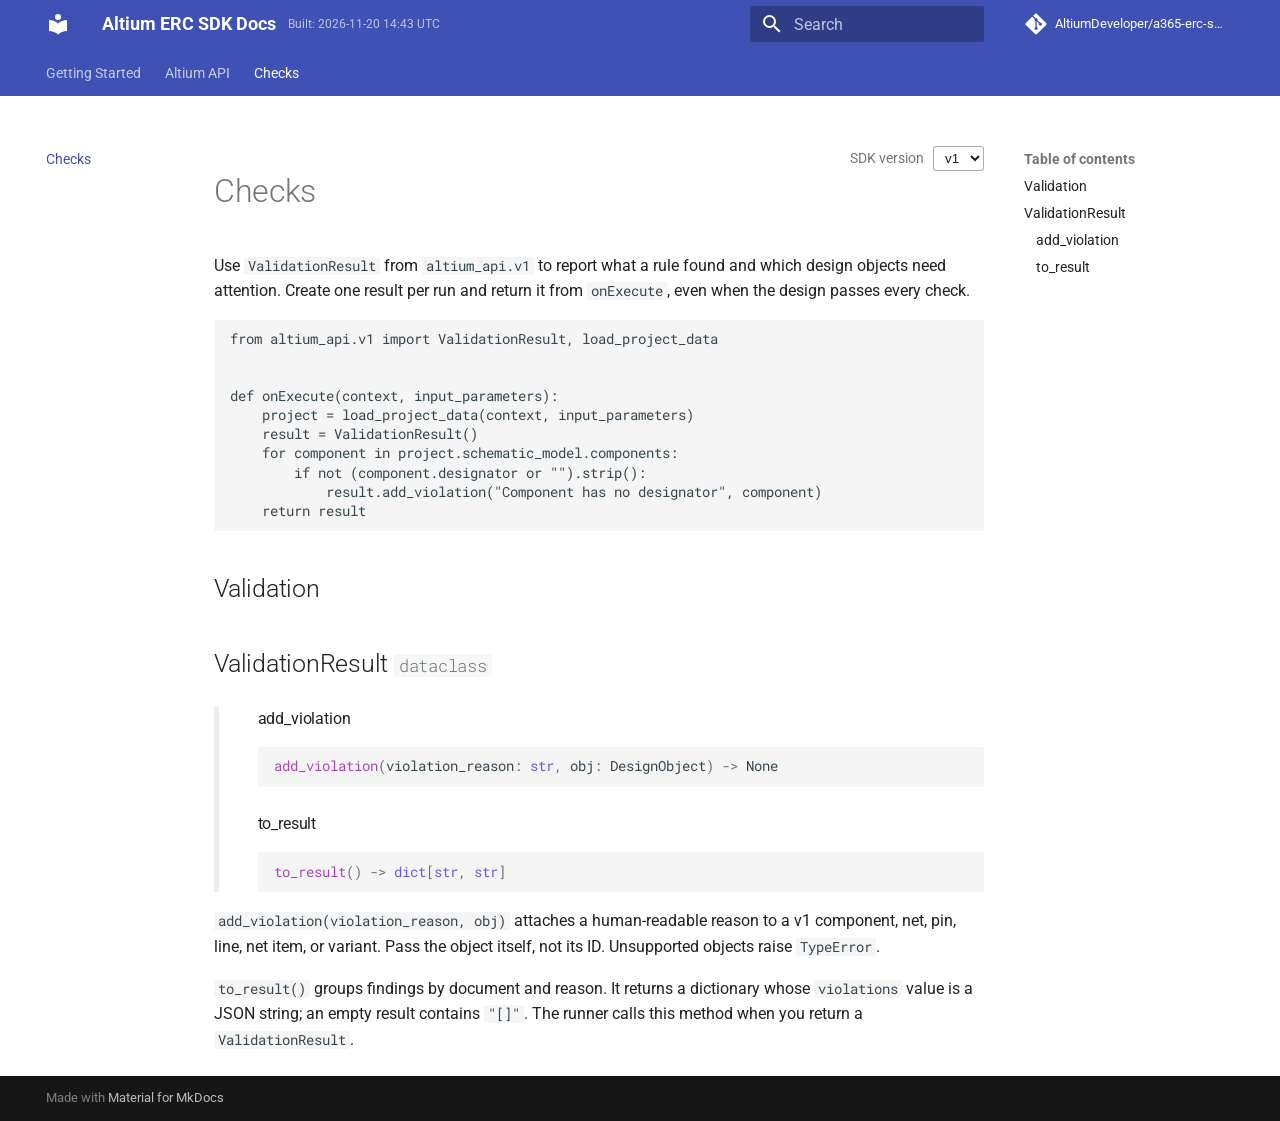
<file: checks.html>
<!doctype html>
<html lang="en" class="no-js">
  <head>
    
      <meta charset="utf-8">
      <meta name="viewport" content="width=device-width,initial-scale=1">
      
      
      
      
        <link rel="prev" href="altium_api.html">
      
      
      
        
      
      
      <link rel="icon" href="assets/images/favicon.png">
      <meta name="generator" content="mkdocs-1.6.1, mkdocs-material-9.7.7">
    
    
      
        <title>Checks - Altium ERC SDK Docs</title>
      
    
    
      <link rel="stylesheet" href="assets/stylesheets/main.ec1eaa64.min.css">
      
      


    
    
      
    
    
      
        
        
        <link rel="preconnect" href="https://fonts.gstatic.com" crossorigin>
        <link rel="stylesheet" href="https://fonts.googleapis.com/css?family=Roboto:300,300i,400,400i,700,700i%7CRoboto+Mono:400,400i,700,700i&display=fallback">
        <style>:root{--md-text-font:"Roboto";--md-code-font:"Roboto Mono"}</style>
      
    
    
      <link rel="stylesheet" href="assets/_mkdocstrings.css">
    
      <link rel="stylesheet" href="stylesheets/theme-tweak.css">
    
    <script>__md_scope=new URL(".",location),__md_hash=e=>[...e].reduce(((e,_)=>(e<<5)-e+_.charCodeAt(0)),0),__md_get=(e,_=localStorage,t=__md_scope)=>JSON.parse(_.getItem(t.pathname+"."+e)),__md_set=(e,_,t=localStorage,a=__md_scope)=>{try{t.setItem(a.pathname+"."+e,JSON.stringify(_))}catch(e){}}</script>
    
      

    
    
  </head>
  
  
    <body dir="ltr">
  
    
    <input class="md-toggle" data-md-toggle="drawer" type="checkbox" id="__drawer" autocomplete="off">
    <input class="md-toggle" data-md-toggle="search" type="checkbox" id="__search" autocomplete="off">
    <label class="md-overlay" for="__drawer"></label>
    <div data-md-component="skip">
      
        
        <a href="#checks" class="md-skip">
          Skip to content
        </a>
      
    </div>
    <div data-md-component="announce">
      
    </div>
    
    
      

<header class="md-header" data-md-component="header">
  <nav class="md-header__inner md-grid" aria-label="Header">
    <a href="index.html" title="Altium ERC SDK Docs" class="md-header__button md-logo" aria-label="Altium ERC SDK Docs" data-md-component="logo">
      
  
  <svg xmlns="http://www.w3.org/2000/svg" viewBox="0 0 24 24"><path d="M12 8a3 3 0 0 0 3-3 3 3 0 0 0-3-3 3 3 0 0 0-3 3 3 3 0 0 0 3 3m0 3.54C9.64 9.35 6.5 8 3 8v11c3.5 0 6.64 1.35 9 3.54 2.36-2.19 5.5-3.54 9-3.54V8c-3.5 0-6.64 1.35-9 3.54"/></svg>

    </a>
    <label class="md-header__button md-icon" for="__drawer">
      
      <svg xmlns="http://www.w3.org/2000/svg" viewBox="0 0 24 24"><path d="M3 6h18v2H3zm0 5h18v2H3zm0 5h18v2H3z"/></svg>
    </label>
    <div class="md-header__title" data-md-component="header-title">
      <div class="md-header__ellipsis">
        <div class="md-header__topic">
          <span class="md-ellipsis">
            Altium ERC SDK Docs
          </span>
        </div>
        <div class="md-header__topic" data-md-component="header-topic">
          <span class="md-ellipsis">
            
              Checks
            
          </span>
        </div>
      </div>
    </div>
    
    
      <script>var palette=__md_get("__palette");if(palette&&palette.color){if("(prefers-color-scheme)"===palette.color.media){var media=matchMedia("(prefers-color-scheme: light)"),input=document.querySelector(media.matches?"[data-md-color-media='(prefers-color-scheme: light)']":"[data-md-color-media='(prefers-color-scheme: dark)']");palette.color.media=input.getAttribute("data-md-color-media"),palette.color.scheme=input.getAttribute("data-md-color-scheme"),palette.color.primary=input.getAttribute("data-md-color-primary"),palette.color.accent=input.getAttribute("data-md-color-accent")}for(var[key,value]of Object.entries(palette.color))document.body.setAttribute("data-md-color-"+key,value)}</script>
    
    
    
      
      
        <label class="md-header__button md-icon" for="__search">
          
          <svg xmlns="http://www.w3.org/2000/svg" viewBox="0 0 24 24"><path d="M9.5 3A6.5 6.5 0 0 1 16 9.5c0 1.61-.59 3.09-1.56 4.23l.27.27h.79l5 5-1.5 1.5-5-5v-.79l-.27-.27A6.52 6.52 0 0 1 9.5 16 6.5 6.5 0 0 1 3 9.5 6.5 6.5 0 0 1 9.5 3m0 2C7 5 5 7 5 9.5S7 14 9.5 14 14 12 14 9.5 12 5 9.5 5"/></svg>
        </label>
        <div class="md-search" data-md-component="search" role="dialog">
  <label class="md-search__overlay" for="__search"></label>
  <div class="md-search__inner" role="search">
    <form class="md-search__form" name="search">
      <input type="text" class="md-search__input" name="query" aria-label="Search" placeholder="Search" autocapitalize="off" autocorrect="off" autocomplete="off" spellcheck="false" data-md-component="search-query" required>
      <label class="md-search__icon md-icon" for="__search">
        
        <svg xmlns="http://www.w3.org/2000/svg" viewBox="0 0 24 24"><path d="M9.5 3A6.5 6.5 0 0 1 16 9.5c0 1.61-.59 3.09-1.56 4.23l.27.27h.79l5 5-1.5 1.5-5-5v-.79l-.27-.27A6.52 6.52 0 0 1 9.5 16 6.5 6.5 0 0 1 3 9.5 6.5 6.5 0 0 1 9.5 3m0 2C7 5 5 7 5 9.5S7 14 9.5 14 14 12 14 9.5 12 5 9.5 5"/></svg>
        
        <svg xmlns="http://www.w3.org/2000/svg" viewBox="0 0 24 24"><path d="M20 11v2H8l5.5 5.5-1.42 1.42L4.16 12l7.92-7.92L13.5 5.5 8 11z"/></svg>
      </label>
      <nav class="md-search__options" aria-label="Search">
        
        <button type="reset" class="md-search__icon md-icon" title="Clear" aria-label="Clear" tabindex="-1">
          
          <svg xmlns="http://www.w3.org/2000/svg" viewBox="0 0 24 24"><path d="M19 6.41 17.59 5 12 10.59 6.41 5 5 6.41 10.59 12 5 17.59 6.41 19 12 13.41 17.59 19 19 17.59 13.41 12z"/></svg>
        </button>
      </nav>
      
    </form>
    <div class="md-search__output">
      <div class="md-search__scrollwrap" tabindex="0" data-md-scrollfix>
        <div class="md-search-result" data-md-component="search-result">
          <div class="md-search-result__meta">
            Initializing search
          </div>
          <ol class="md-search-result__list" role="presentation"></ol>
        </div>
      </div>
    </div>
  </div>
</div>
      
    
    
      <div class="md-header__source">
        <a href="https://github.com/AltiumDeveloper/a365-erc-sdk" title="Go to repository" class="md-source" data-md-component="source">
  <div class="md-source__icon md-icon">
    
    <svg xmlns="http://www.w3.org/2000/svg" viewBox="0 0 448 512"><!--! Font Awesome Free 7.1.0 by @fontawesome - https://fontawesome.com License - https://fontawesome.com/license/free (Icons: CC BY 4.0, Fonts: SIL OFL 1.1, Code: MIT License) Copyright 2025 Fonticons, Inc.--><path d="M439.6 236.1 244 40.5c-5.4-5.5-12.8-8.5-20.4-8.5s-15 3-20.4 8.4L162.5 81l51.5 51.5c27.1-9.1 52.7 16.8 43.4 43.7l49.7 49.7c34.2-11.8 61.2 31 35.5 56.7-26.5 26.5-70.2-2.9-56-37.3L240.3 199v121.9c25.3 12.5 22.3 41.8 9.1 55-6.4 6.4-15.2 10.1-24.3 10.1s-17.8-3.6-24.3-10.1c-17.6-17.6-11.1-46.9 11.2-56v-123c-20.8-8.5-24.6-30.7-18.6-45L142.6 101 8.5 235.1C3 240.6 0 247.9 0 255.5s3 15 8.5 20.4l195.6 195.7c5.4 5.4 12.7 8.4 20.4 8.4s15-3 20.4-8.4l194.7-194.7c5.4-5.4 8.4-12.8 8.4-20.4s-3-15-8.4-20.4"/></svg>
  </div>
  <div class="md-source__repository">
    AltiumDeveloper/a365-erc-sdk
  </div>
</a>
      </div>
    
  </nav>
  
</header>
    
    <div class="md-container" data-md-component="container">
      
      
        
          
            
<nav class="md-tabs" aria-label="Tabs" data-md-component="tabs">
  <div class="md-grid">
    <ul class="md-tabs__list">
      
        
  
  
  
  
    <li class="md-tabs__item">
      <a href="index.html" class="md-tabs__link">
        
  
  
    
  
  Getting Started

      </a>
    </li>
  

      
        
  
  
  
  
    <li class="md-tabs__item">
      <a href="altium_api.html" class="md-tabs__link">
        
  
  
    
  
  Altium API

      </a>
    </li>
  

      
        
  
  
  
    
  
  
    <li class="md-tabs__item md-tabs__item--active">
      <a href="checks.html" class="md-tabs__link">
        
  
  
    
  
  Checks

      </a>
    </li>
  

      
    </ul>
  </div>
</nav>
          
        
      
      <main class="md-main" data-md-component="main">
        <div class="md-main__inner md-grid">
          
            
              
              <div class="md-sidebar md-sidebar--primary" data-md-component="sidebar" data-md-type="navigation" >
                <div class="md-sidebar__scrollwrap">
                  <div class="md-sidebar__inner">
                    


  


<nav class="md-nav md-nav--primary md-nav--lifted" aria-label="Navigation" data-md-level="0">
  <label class="md-nav__title" for="__drawer">
    <a href="index.html" title="Altium ERC SDK Docs" class="md-nav__button md-logo" aria-label="Altium ERC SDK Docs" data-md-component="logo">
      
  
  <svg xmlns="http://www.w3.org/2000/svg" viewBox="0 0 24 24"><path d="M12 8a3 3 0 0 0 3-3 3 3 0 0 0-3-3 3 3 0 0 0-3 3 3 3 0 0 0 3 3m0 3.54C9.64 9.35 6.5 8 3 8v11c3.5 0 6.64 1.35 9 3.54 2.36-2.19 5.5-3.54 9-3.54V8c-3.5 0-6.64 1.35-9 3.54"/></svg>

    </a>
    Altium ERC SDK Docs
  </label>
  
    <div class="md-nav__source">
      <a href="https://github.com/AltiumDeveloper/a365-erc-sdk" title="Go to repository" class="md-source" data-md-component="source">
  <div class="md-source__icon md-icon">
    
    <svg xmlns="http://www.w3.org/2000/svg" viewBox="0 0 448 512"><!--! Font Awesome Free 7.1.0 by @fontawesome - https://fontawesome.com License - https://fontawesome.com/license/free (Icons: CC BY 4.0, Fonts: SIL OFL 1.1, Code: MIT License) Copyright 2025 Fonticons, Inc.--><path d="M439.6 236.1 244 40.5c-5.4-5.5-12.8-8.5-20.4-8.5s-15 3-20.4 8.4L162.5 81l51.5 51.5c27.1-9.1 52.7 16.8 43.4 43.7l49.7 49.7c34.2-11.8 61.2 31 35.5 56.7-26.5 26.5-70.2-2.9-56-37.3L240.3 199v121.9c25.3 12.5 22.3 41.8 9.1 55-6.4 6.4-15.2 10.1-24.3 10.1s-17.8-3.6-24.3-10.1c-17.6-17.6-11.1-46.9 11.2-56v-123c-20.8-8.5-24.6-30.7-18.6-45L142.6 101 8.5 235.1C3 240.6 0 247.9 0 255.5s3 15 8.5 20.4l195.6 195.7c5.4 5.4 12.7 8.4 20.4 8.4s15-3 20.4-8.4l194.7-194.7c5.4-5.4 8.4-12.8 8.4-20.4s-3-15-8.4-20.4"/></svg>
  </div>
  <div class="md-source__repository">
    AltiumDeveloper/a365-erc-sdk
  </div>
</a>
    </div>
  
  <ul class="md-nav__list" data-md-scrollfix>
    
      
      
  
  
  
  
    <li class="md-nav__item">
      <a href="index.html" class="md-nav__link">
        
  
  
  <span class="md-ellipsis">
    
  
    Getting Started
  

    
  </span>
  
  

      </a>
    </li>
  

    
      
      
  
  
  
  
    <li class="md-nav__item">
      <a href="altium_api.html" class="md-nav__link">
        
  
  
  <span class="md-ellipsis">
    
  
    Altium API
  

    
  </span>
  
  

      </a>
    </li>
  

    
      
      
  
  
    
  
  
  
    <li class="md-nav__item md-nav__item--active">
      
      <input class="md-nav__toggle md-toggle" type="checkbox" id="__toc">
      
      
        
      
      
        <label class="md-nav__link md-nav__link--active" for="__toc">
          
  
  
  <span class="md-ellipsis">
    
  
    Checks
  

    
  </span>
  
  

          <span class="md-nav__icon md-icon"></span>
        </label>
      
      <a href="checks.html" class="md-nav__link md-nav__link--active">
        
  
  
  <span class="md-ellipsis">
    
  
    Checks
  

    
  </span>
  
  

      </a>
      
        

<nav class="md-nav md-nav--secondary" aria-label="Table of contents">
  
  
  
    
  
  
    <label class="md-nav__title" for="__toc">
      <span class="md-nav__icon md-icon"></span>
      Table of contents
    </label>
    <ul class="md-nav__list" data-md-component="toc" data-md-scrollfix>
      
        <li class="md-nav__item">
  <a href="#validation" class="md-nav__link">
    <span class="md-ellipsis">
      
        Validation
      
    </span>
  </a>
  
</li>
      
        <li class="md-nav__item">
  <a href="#altium_api.v1.ValidationResult" class="md-nav__link">
    <span class="md-ellipsis">
      
        ValidationResult
      
    </span>
  </a>
  
    <nav class="md-nav" aria-label="ValidationResult">
      <ul class="md-nav__list">
        
          <li class="md-nav__item">
  <a href="#altium_api.v1.ValidationResult.add_violation" class="md-nav__link">
    <span class="md-ellipsis">
      
        add_violation
      
    </span>
  </a>
  
</li>
        
          <li class="md-nav__item">
  <a href="#altium_api.v1.ValidationResult.to_result" class="md-nav__link">
    <span class="md-ellipsis">
      
        to_result
      
    </span>
  </a>
  
</li>
        
      </ul>
    </nav>
  
</li>
      
    </ul>
  
</nav>
      
    </li>
  

    
  </ul>
</nav>
                  </div>
                </div>
              </div>
            
            
              
              <div class="md-sidebar md-sidebar--secondary" data-md-component="sidebar" data-md-type="toc" >
                <div class="md-sidebar__scrollwrap">
                  <div class="md-sidebar__inner">
                    

<nav class="md-nav md-nav--secondary" aria-label="Table of contents">
  
  
  
    
  
  
    <label class="md-nav__title" for="__toc">
      <span class="md-nav__icon md-icon"></span>
      Table of contents
    </label>
    <ul class="md-nav__list" data-md-component="toc" data-md-scrollfix>
      
        <li class="md-nav__item">
  <a href="#validation" class="md-nav__link">
    <span class="md-ellipsis">
      
        Validation
      
    </span>
  </a>
  
</li>
      
        <li class="md-nav__item">
  <a href="#altium_api.v1.ValidationResult" class="md-nav__link">
    <span class="md-ellipsis">
      
        ValidationResult
      
    </span>
  </a>
  
    <nav class="md-nav" aria-label="ValidationResult">
      <ul class="md-nav__list">
        
          <li class="md-nav__item">
  <a href="#altium_api.v1.ValidationResult.add_violation" class="md-nav__link">
    <span class="md-ellipsis">
      
        add_violation
      
    </span>
  </a>
  
</li>
        
          <li class="md-nav__item">
  <a href="#altium_api.v1.ValidationResult.to_result" class="md-nav__link">
    <span class="md-ellipsis">
      
        to_result
      
    </span>
  </a>
  
</li>
        
      </ul>
    </nav>
  
</li>
      
    </ul>
  
</nav>
                  </div>
                </div>
              </div>
            
          
          
            <div class="md-content" data-md-component="content">
              
              <article class="md-content__inner md-typeset">
                
  <label class="sdk-version">SDK version
    <select aria-label="SDK version" onchange="location.assign(this.value)">
      
        <option value="index.html" selected>v1</option>
      
    </select>
  </label>
  
                  


  
  


<h1 id="checks">Checks</h1>
<p>Use <code>ValidationResult</code> from <code>altium_api.v1</code> to report what a rule found and
which design objects need attention. Create one result per run and return it
from <code>onExecute</code>, even when the design passes every check.</p>
<pre><code class="language-python">from altium_api.v1 import ValidationResult, load_project_data


def onExecute(context, input_parameters):
    project = load_project_data(context, input_parameters)
    result = ValidationResult()
    for component in project.schematic_model.components:
        if not (component.designator or &quot;&quot;).strip():
            result.add_violation(&quot;Component has no designator&quot;, component)
    return result
</code></pre>
<h2 id="validation">Validation</h2>


<div class="doc doc-object doc-class">



<h2 id="altium_api.v1.ValidationResult" class="doc doc-heading">
            <span class="doc doc-object-name doc-class-name">ValidationResult</span>


  <span class="doc doc-labels">
      <small class="doc doc-label doc-label-dataclass"><code>dataclass</code></small>
  </span>

</h2>


    <div class="doc doc-contents first">













<div class="doc doc-children">










<div class="doc doc-object doc-function">


<h3 id="altium_api.v1.ValidationResult.add_violation" class="doc doc-heading">
            <span class="doc doc-object-name doc-function-name">add_violation</span>


</h3>
<div class="doc-signature highlight"><pre><span></span><code><span class="nf">add_violation</span><span class="p">(</span><span class="n">violation_reason</span><span class="p">:</span> <span class="nb">str</span><span class="p">,</span> <span class="n">obj</span><span class="p">:</span> <span class="n">DesignObject</span><span class="p">)</span> <span class="o">-&gt;</span> <span class="kc">None</span>
</code></pre></div>

    <div class="doc doc-contents ">


    </div>

</div>

<div class="doc doc-object doc-function">


<h3 id="altium_api.v1.ValidationResult.to_result" class="doc doc-heading">
            <span class="doc doc-object-name doc-function-name">to_result</span>


</h3>
<div class="doc-signature highlight"><pre><span></span><code><span class="nf">to_result</span><span class="p">()</span> <span class="o">-&gt;</span> <span class="nb">dict</span><span class="p">[</span><span class="nb">str</span><span class="p">,</span> <span class="nb">str</span><span class="p">]</span>
</code></pre></div>

    <div class="doc doc-contents ">


    </div>

</div>



  </div>

    </div>

</div><p><code>add_violation(violation_reason, obj)</code> attaches a human-readable reason to a
v1 component, net, pin, line, net item, or variant. Pass the object itself, not
its ID. Unsupported objects raise <code>TypeError</code>.</p>
<p><code>to_result()</code> groups findings by document and reason. It returns a dictionary
whose <code>violations</code> value is a JSON string; an empty result contains <code>"[]"</code>.
The runner calls this method when you return a <code>ValidationResult</code>.</p>












                

              </article>
            </div>
          
          
<script>var target=document.getElementById(location.hash.slice(1));target&&target.name&&(target.checked=target.name.startsWith("__tabbed_"))</script>
        </div>
        
      </main>
      
        <footer class="md-footer">
  
  <div class="md-footer-meta md-typeset">
    <div class="md-footer-meta__inner md-grid">
      <div class="md-copyright">
  
  
    Made with
    <a href="https://squidfunk.github.io/mkdocs-material/" target="_blank" rel="noopener">
      Material for MkDocs
    </a>
  
</div>
      
    </div>
  </div>
</footer>
      
    </div>
    <div class="md-dialog" data-md-component="dialog">
      <div class="md-dialog__inner md-typeset"></div>
    </div>
    
    
    
      
      
      <script id="__config" type="application/json">{"annotate": null, "base": ".", "features": ["navigation.sections", "navigation.expand", "navigation.tabs"], "search": "assets/javascripts/workers/search.2c215733.min.js", "tags": null, "translations": {"clipboard.copied": "Copied to clipboard", "clipboard.copy": "Copy to clipboard", "search.result.more.one": "1 more on this page", "search.result.more.other": "# more on this page", "search.result.none": "No matching documents", "search.result.one": "1 matching document", "search.result.other": "# matching documents", "search.result.placeholder": "Type to start searching", "search.result.term.missing": "Missing", "select.version": "Select version"}, "version": null}</script>
    
    
  
      <script src="assets/javascripts/bundle.d7400e89.min.js"></script>
      
    
  <script>
    document.addEventListener('DOMContentLoaded', function () {
      document.querySelectorAll('.md-header__topic').forEach(function (topic) {
        var span = document.createElement('span');
        span.className = 'md-header-build-date';
        span.textContent = 'Built: 2026-11-20 14:43 UTC';
        topic.appendChild(span);
      });
    });
  </script>

  </body>
</html>
</file>
<file: assets/_mkdocstrings.css>
/* Avoid breaking parameter names, etc. in table cells. */
.doc-contents td code {
  word-break: normal !important;
}

/* No line break before first paragraph of descriptions. */
.doc-md-description,
.doc-md-description>p:first-child {
  display: inline;
}

/* No text transformation from Material for MkDocs for H5 headings. */
.md-typeset h5 .doc-object-name {
  text-transform: none;
}

/* Max width for docstring sections tables. */
.doc .md-typeset__table,
.doc .md-typeset__table table {
  display: table !important;
  width: 100%;
}

.doc .md-typeset__table tr {
  display: table-row;
}

/* Defaults in Spacy table style. */
.doc-param-default,
.doc-type_param-default {
  float: right;
}

/* Parameter headings must be inline, not blocks. */
.doc-heading-parameter,
.doc-heading-type_parameter {
  display: inline;
}

/* Default font size for parameter headings. */
.md-typeset .doc-heading-parameter {
  font-size: inherit;
}

/* Prefer space on the right, not the left of parameter permalinks. */
.doc-heading-parameter .headerlink,
.doc-heading-type_parameter .headerlink {
  margin-left: 0 !important;
  margin-right: 0.2rem;
}

/* Backward-compatibility: docstring section titles in bold. */
.doc-section-title {
  font-weight: bold;
}

/* Backlinks crumb separator. */
.doc-backlink-crumb {
  display: inline-flex;
  gap: .2rem;
  white-space: nowrap;
  align-items: center;
  vertical-align: middle;
}
.doc-backlink-crumb:not(:first-child)::before {
  background-color: var(--md-default-fg-color--lighter);
  content: "";
  display: inline;
  height: 1rem;
  --md-path-icon: url('data:image/svg+xml;charset=utf-8,<svg xmlns="http://www.w3.org/2000/svg" viewBox="0 0 24 24"><path d="M8.59 16.58 13.17 12 8.59 7.41 10 6l6 6-6 6z"/></svg>');
  -webkit-mask-image: var(--md-path-icon);
  mask-image: var(--md-path-icon);
  width: 1rem;
}
.doc-backlink-crumb.last {
  font-weight: bold;
}

/* Symbols in Navigation and ToC. */
:root, :host,
[data-md-color-scheme="default"] {
  --doc-symbol-parameter-fg-color: #df50af;
  --doc-symbol-type_parameter-fg-color: #df50af;
  --doc-symbol-attribute-fg-color: #953800;
  --doc-symbol-function-fg-color: #8250df;
  --doc-symbol-method-fg-color: #8250df;
  --doc-symbol-class-fg-color: #0550ae;
  --doc-symbol-type_alias-fg-color: #0550ae;
  --doc-symbol-module-fg-color: #5cad0f;

  --doc-symbol-parameter-bg-color: #df50af1a;
  --doc-symbol-type_parameter-bg-color: #df50af1a;
  --doc-symbol-attribute-bg-color: #9538001a;
  --doc-symbol-function-bg-color: #8250df1a;
  --doc-symbol-method-bg-color: #8250df1a;
  --doc-symbol-class-bg-color: #0550ae1a;
  --doc-symbol-type_alias-bg-color: #0550ae1a;
  --doc-symbol-module-bg-color: #5cad0f1a;
}

[data-md-color-scheme="slate"] {
  --doc-symbol-parameter-fg-color: #ffa8cc;
  --doc-symbol-type_parameter-fg-color: #ffa8cc;
  --doc-symbol-attribute-fg-color: #ffa657;
  --doc-symbol-function-fg-color: #d2a8ff;
  --doc-symbol-method-fg-color: #d2a8ff;
  --doc-symbol-class-fg-color: #79c0ff;
  --doc-symbol-type_alias-fg-color: #79c0ff;
  --doc-symbol-module-fg-color: #baff79;

  --doc-symbol-parameter-bg-color: #ffa8cc1a;
  --doc-symbol-type_parameter-bg-color: #ffa8cc1a;
  --doc-symbol-attribute-bg-color: #ffa6571a;
  --doc-symbol-function-bg-color: #d2a8ff1a;
  --doc-symbol-method-bg-color: #d2a8ff1a;
  --doc-symbol-class-bg-color: #79c0ff1a;
  --doc-symbol-type_alias-bg-color: #79c0ff1a;
  --doc-symbol-module-bg-color: #baff791a;
}

code.doc-symbol {
  border-radius: .1rem;
  font-size: .85em;
  padding: 0 .3em;
  font-weight: bold;
}

code.doc-symbol-parameter,
a code.doc-symbol-parameter {
  color: var(--doc-symbol-parameter-fg-color);
  background-color: var(--doc-symbol-parameter-bg-color);
}

code.doc-symbol-parameter::after {
  content: "param";
}

code.doc-symbol-type_parameter,
a code.doc-symbol-type_parameter {
  color: var(--doc-symbol-type_parameter-fg-color);
  background-color: var(--doc-symbol-type_parameter-bg-color);
}

code.doc-symbol-type_parameter::after {
  content: "type-param";
}

code.doc-symbol-attribute,
a code.doc-symbol-attribute {
  color: var(--doc-symbol-attribute-fg-color);
  background-color: var(--doc-symbol-attribute-bg-color);
}

code.doc-symbol-attribute::after {
  content: "attr";
}

code.doc-symbol-function,
a code.doc-symbol-function {
  color: var(--doc-symbol-function-fg-color);
  background-color: var(--doc-symbol-function-bg-color);
}

code.doc-symbol-function::after {
  content: "func";
}

code.doc-symbol-method,
a code.doc-symbol-method {
  color: var(--doc-symbol-method-fg-color);
  background-color: var(--doc-symbol-method-bg-color);
}

code.doc-symbol-method::after {
  content: "meth";
}

code.doc-symbol-class,
a code.doc-symbol-class {
  color: var(--doc-symbol-class-fg-color);
  background-color: var(--doc-symbol-class-bg-color);
}

code.doc-symbol-class::after {
  content: "class";
}


code.doc-symbol-type_alias,
a code.doc-symbol-type_alias {
  color: var(--doc-symbol-type_alias-fg-color);
  background-color: var(--doc-symbol-type_alias-bg-color);
}

code.doc-symbol-type_alias::after {
  content: "type";
}

code.doc-symbol-module,
a code.doc-symbol-module {
  color: var(--doc-symbol-module-fg-color);
  background-color: var(--doc-symbol-module-bg-color);
}

code.doc-symbol-module::after {
  content: "mod";
}

.doc-signature .autorefs {
  color: inherit;
  border-bottom: 1px dotted currentcolor;
}

/* Source code blocks (admonitions). */
:root {
  --md-admonition-icon--mkdocstrings-source: url('data:image/svg+xml;charset=utf-8,<svg xmlns="http://www.w3.org/2000/svg" viewBox="0 0 24 24"><path d="M15.22 4.97a.75.75 0 0 1 1.06 0l6.5 6.5a.75.75 0 0 1 0 1.06l-6.5 6.5a.749.749 0 0 1-1.275-.326.75.75 0 0 1 .215-.734L21.19 12l-5.97-5.97a.75.75 0 0 1 0-1.06m-6.44 0a.75.75 0 0 1 0 1.06L2.81 12l5.97 5.97a.749.749 0 0 1-.326 1.275.75.75 0 0 1-.734-.215l-6.5-6.5a.75.75 0 0 1 0-1.06l6.5-6.5a.75.75 0 0 1 1.06 0"/></svg>')
}
.md-typeset .admonition.mkdocstrings-source,
.md-typeset details.mkdocstrings-source {
  border: none;
  padding: 0;
}
.md-typeset .admonition.mkdocstrings-source:focus-within,
.md-typeset details.mkdocstrings-source:focus-within {
  box-shadow: none;
}
.md-typeset .mkdocstrings-source > .admonition-title,
.md-typeset .mkdocstrings-source > summary {
  background-color: inherit;
}
.md-typeset .mkdocstrings-source > .admonition-title::before,
.md-typeset .mkdocstrings-source > summary::before {
  background-color: var(--md-default-fg-color);
  -webkit-mask-image: var(--md-admonition-icon--mkdocstrings-source);
          mask-image: var(--md-admonition-icon--mkdocstrings-source);
}
</file>
<file: stylesheets/theme-tweak.css>
/* Example theme tweak: make primary headings use the accent color. */
.doc-function .doc-contents,
.doc-class .doc-contents  {
  padding-left: 5%;
  border-left: 5px solid var(--md-default-fg-color--lightest);
}

.doc-children .doc-contents  {
  padding-left: 0;
  border-left: 0;
}

h3.doc.doc-heading {
  font-size: 1em;
}

:root {
  --md-sidebar-width: 2rem;
}

.md-sidebar--primary{
  width: 8rem;
}

.doc-children .doc-attribute {
  margin-bottom: 3em;
}

.md-header-build-date {
  display: block;
  font-size: 0.65em;
  font-weight: normal;
  opacity: 0.65;
  line-height: 1.2;
  margin-left: 1em;
}

.md-header__topic {
  display: flex;
  align-items: center;
}

.sdk-version {
  display: flex;
  align-items: center;
  justify-content: flex-end;
  gap: .45rem;
  font-size: .7rem;
  color: var(--md-default-fg-color--light);
}

.sdk-version select {
  appearance: auto;
  padding: .15rem .35rem;
  border: 1px solid var(--md-default-fg-color--lighter);
  border-radius: .15rem;
  color: var(--md-default-fg-color);
  background: var(--md-default-bg-color);
}

.doc-attribute .doc-label {
  font-weight: normal;
  color: var(--md-default-fg-color--light);
}
</file>
<file: assets/stylesheets/main.ec1eaa64.min.css>
@charset "UTF-8";html{-webkit-text-size-adjust:none;-moz-text-size-adjust:none;text-size-adjust:none;box-sizing:border-box}*,:after,:before{box-sizing:inherit}@media (prefers-reduced-motion){*,:after,:before{transition:none!important}}body{margin:0}a,button,input,label{-webkit-tap-highlight-color:transparent}a{color:inherit;text-decoration:none}hr{border:0;box-sizing:initial;display:block;height:.05rem;overflow:visible;padding:0}small{font-size:80%}sub,sup{line-height:1em}img{border-style:none}table{border-collapse:initial;border-spacing:0}td,th{font-weight:400;vertical-align:top}button{background:#0000;border:0;font-family:inherit;font-size:inherit;margin:0;padding:0}input{border:0;outline:none}:root{--md-primary-fg-color:#4051b5;--md-primary-fg-color--light:#5d6cc0;--md-primary-fg-color--dark:#303fa1;--md-primary-bg-color:#fff;--md-primary-bg-color--light:#ffffffb3;--md-accent-fg-color:#526cfe;--md-accent-fg-color--transparent:#526cfe1a;--md-accent-bg-color:#fff;--md-accent-bg-color--light:#ffffffb3}[data-md-color-scheme=default]{color-scheme:light}[data-md-color-scheme=default] img[src$="#gh-dark-mode-only"],[data-md-color-scheme=default] img[src$="#only-dark"]{display:none}:root,[data-md-color-scheme=default]{--md-hue:225deg;--md-default-fg-color:#000000de;--md-default-fg-color--light:#0000008a;--md-default-fg-color--lighter:#00000052;--md-default-fg-color--lightest:#00000012;--md-default-bg-color:#fff;--md-default-bg-color--light:#ffffffb3;--md-default-bg-color--lighter:#ffffff4d;--md-default-bg-color--lightest:#ffffff1f;--md-code-fg-color:#36464e;--md-code-bg-color:#f5f5f5;--md-code-bg-color--light:#f5f5f5b3;--md-code-bg-color--lighter:#f5f5f54d;--md-code-hl-color:#4287ff;--md-code-hl-color--light:#4287ff1a;--md-code-hl-number-color:#d52a2a;--md-code-hl-special-color:#db1457;--md-code-hl-function-color:#a846b9;--md-code-hl-constant-color:#6e59d9;--md-code-hl-keyword-color:#3f6ec6;--md-code-hl-string-color:#1c7d4d;--md-code-hl-name-color:var(--md-code-fg-color);--md-code-hl-operator-color:var(--md-default-fg-color--light);--md-code-hl-punctuation-color:var(--md-default-fg-color--light);--md-code-hl-comment-color:var(--md-default-fg-color--light);--md-code-hl-generic-color:var(--md-default-fg-color--light);--md-code-hl-variable-color:var(--md-default-fg-color--light);--md-typeset-color:var(--md-default-fg-color);--md-typeset-a-color:var(--md-primary-fg-color);--md-typeset-del-color:#f5503d26;--md-typeset-ins-color:#0bd57026;--md-typeset-kbd-color:#fafafa;--md-typeset-kbd-accent-color:#fff;--md-typeset-kbd-border-color:#b8b8b8;--md-typeset-mark-color:#ffff0080;--md-typeset-table-color:#0000001f;--md-typeset-table-color--light:rgba(0,0,0,.035);--md-admonition-fg-color:var(--md-default-fg-color);--md-admonition-bg-color:var(--md-default-bg-color);--md-warning-fg-color:#000000de;--md-warning-bg-color:#ff9;--md-footer-fg-color:#fff;--md-footer-fg-color--light:#ffffffb3;--md-footer-fg-color--lighter:#ffffff73;--md-footer-bg-color:#000000de;--md-footer-bg-color--dark:#00000052;--md-shadow-z1:0 0.2rem 0.5rem #0000000d,0 0 0.05rem #0000001a;--md-shadow-z2:0 0.2rem 0.5rem #0000001a,0 0 0.05rem #00000040;--md-shadow-z3:0 0.2rem 0.5rem #0003,0 0 0.05rem #00000059}.md-icon svg{fill:currentcolor;display:block;height:1.2rem;width:1.2rem}body{-webkit-font-smoothing:antialiased;-moz-osx-font-smoothing:grayscale;--md-text-font-family:var(--md-text-font,_),-apple-system,BlinkMacSystemFont,Helvetica,Arial,sans-serif;--md-code-font-family:var(--md-code-font,_),SFMono-Regular,Consolas,Menlo,monospace}aside,body,input{font-feature-settings:"kern","liga";color:var(--md-typeset-color);font-family:var(--md-text-font-family)}code,kbd,pre{font-feature-settings:"kern";font-family:var(--md-code-font-family)}:root{--md-typeset-table-sort-icon:url('data:image/svg+xml;charset=utf-8,<svg xmlns="http://www.w3.org/2000/svg" viewBox="0 0 24 24"><path d="m18 21-4-4h3V7h-3l4-4 4 4h-3v10h3M2 19v-2h10v2M2 13v-2h7v2M2 7V5h4v2z"/></svg>');--md-typeset-table-sort-icon--asc:url('data:image/svg+xml;charset=utf-8,<svg xmlns="http://www.w3.org/2000/svg" viewBox="0 0 24 24"><path d="M19 17h3l-4 4-4-4h3V3h2M2 17h10v2H2M6 5v2H2V5m0 6h7v2H2z"/></svg>');--md-typeset-table-sort-icon--desc:url('data:image/svg+xml;charset=utf-8,<svg xmlns="http://www.w3.org/2000/svg" viewBox="0 0 24 24"><path d="M19 7h3l-4-4-4 4h3v14h2M2 17h10v2H2M6 5v2H2V5m0 6h7v2H2z"/></svg>')}.md-typeset{-webkit-print-color-adjust:exact;color-adjust:exact;font-size:.8rem;line-height:1.6;overflow-wrap:break-word}@media print{.md-typeset{font-size:.68rem}}.md-typeset blockquote,.md-typeset dl,.md-typeset figure,.md-typeset ol,.md-typeset pre,.md-typeset ul{margin-bottom:1em;margin-top:1em}.md-typeset h1{color:var(--md-default-fg-color--light);font-size:2em;line-height:1.3;margin:0 0 1.25em}.md-typeset h1,.md-typeset h2{font-weight:300;letter-spacing:-.01em}.md-typeset h2{font-size:1.5625em;line-height:1.4;margin:1.6em 0 .64em}.md-typeset h3{font-size:1.25em;font-weight:400;letter-spacing:-.01em;line-height:1.5;margin:1.6em 0 .8em}.md-typeset h2+h3{margin-top:.8em}.md-typeset h4{font-weight:700;letter-spacing:-.01em;margin:1em 0}.md-typeset h5,.md-typeset h6{color:var(--md-default-fg-color--light);font-size:.8em;font-weight:700;letter-spacing:-.01em;margin:1.25em 0}.md-typeset h5{text-transform:uppercase}.md-typeset h5 code{text-transform:none}.md-typeset hr{border-bottom:.05rem solid var(--md-default-fg-color--lightest);display:flow-root;margin:1.5em 0}.md-typeset a{color:var(--md-typeset-a-color);word-break:break-word}.md-typeset a,.md-typeset a:before{transition:color 125ms}.md-typeset a:focus,.md-typeset a:hover{color:var(--md-accent-fg-color)}.md-typeset a:focus code,.md-typeset a:hover code{background-color:var(--md-accent-fg-color--transparent);color:var(--md-accent-fg-color)}.md-typeset a code{color:var(--md-typeset-a-color)}.md-typeset a.focus-visible{outline-color:var(--md-accent-fg-color);outline-offset:.2rem}.md-typeset code,.md-typeset kbd,.md-typeset pre{color:var(--md-code-fg-color);direction:ltr;font-variant-ligatures:none;transition:background-color 125ms}@media print{.md-typeset code,.md-typeset kbd,.md-typeset pre{white-space:pre-wrap}}.md-typeset code{background-color:var(--md-code-bg-color);border-radius:.1rem;-webkit-box-decoration-break:clone;box-decoration-break:clone;font-size:.85em;padding:0 .2941176471em;transition:color 125ms,background-color 125ms;word-break:break-word}.md-typeset code:not(.focus-visible){-webkit-tap-highlight-color:transparent;outline:none}.md-typeset pre{display:flow-root;line-height:1.4;position:relative}.md-typeset pre>code{-webkit-box-decoration-break:slice;box-decoration-break:slice;box-shadow:none;display:block;margin:0;outline-color:var(--md-accent-fg-color);overflow:auto;padding:.7720588235em 1.1764705882em;scrollbar-color:var(--md-default-fg-color--lighter) #0000;scrollbar-width:thin;touch-action:auto;word-break:normal}.md-typeset pre>code:hover{scrollbar-color:var(--md-accent-fg-color) #0000}.md-typeset pre>code::-webkit-scrollbar{height:.2rem;width:.2rem}.md-typeset pre>code::-webkit-scrollbar-thumb{background-color:var(--md-default-fg-color--lighter)}.md-typeset pre>code::-webkit-scrollbar-thumb:hover{background-color:var(--md-accent-fg-color)}.md-typeset kbd{background-color:var(--md-typeset-kbd-color);border-radius:.1rem;box-shadow:0 .1rem 0 .05rem var(--md-typeset-kbd-border-color),0 .1rem 0 var(--md-typeset-kbd-border-color),0 -.1rem .2rem var(--md-typeset-kbd-accent-color) inset;color:var(--md-default-fg-color);display:inline-block;font-size:.75em;padding:0 .6666666667em;vertical-align:text-top;word-break:break-word}.md-typeset mark{background-color:var(--md-typeset-mark-color);-webkit-box-decoration-break:clone;box-decoration-break:clone;color:inherit;word-break:break-word}.md-typeset abbr{cursor:help;text-decoration:none}.md-typeset [data-preview],.md-typeset abbr{border-bottom:.05rem dotted var(--md-default-fg-color--light)}.md-typeset small{opacity:.75}[dir=ltr] .md-typeset sub,[dir=ltr] .md-typeset sup{margin-left:.078125em}[dir=rtl] .md-typeset sub,[dir=rtl] .md-typeset sup{margin-right:.078125em}[dir=ltr] .md-typeset blockquote{padding-left:.6rem}[dir=rtl] .md-typeset blockquote{padding-right:.6rem}[dir=ltr] .md-typeset blockquote{border-left:.2rem solid var(--md-default-fg-color--lighter)}[dir=rtl] .md-typeset blockquote{border-right:.2rem solid var(--md-default-fg-color--lighter)}.md-typeset blockquote{color:var(--md-default-fg-color--light);margin-left:0;margin-right:0}.md-typeset ul{list-style-type:disc}.md-typeset ul[type]{list-style-type:revert-layer}[dir=ltr] .md-typeset ol,[dir=ltr] .md-typeset ul{margin-left:.625em}[dir=rtl] .md-typeset ol,[dir=rtl] .md-typeset ul{margin-right:.625em}.md-typeset ol,.md-typeset ul{padding:0}.md-typeset ol:not([hidden]),.md-typeset ul:not([hidden]){display:flow-root}.md-typeset ol ol,.md-typeset ul ol{list-style-type:lower-alpha}.md-typeset ol ol ol,.md-typeset ul ol ol{list-style-type:lower-roman}.md-typeset ol ol ol ol,.md-typeset ul ol ol ol{list-style-type:upper-alpha}.md-typeset ol ol ol ol ol,.md-typeset ul ol ol ol ol{list-style-type:upper-roman}.md-typeset ol[type],.md-typeset ul[type]{list-style-type:revert-layer}[dir=ltr] .md-typeset ol li,[dir=ltr] .md-typeset ul li{margin-left:1.25em}[dir=rtl] .md-typeset ol li,[dir=rtl] .md-typeset ul li{margin-right:1.25em}.md-typeset ol li,.md-typeset ul li{margin-bottom:.5em}.md-typeset ol li blockquote,.md-typeset ol li p,.md-typeset ul li blockquote,.md-typeset ul li p{margin:.5em 0}.md-typeset ol li:last-child,.md-typeset ul li:last-child{margin-bottom:0}[dir=ltr] .md-typeset ol li ol,[dir=ltr] .md-typeset ol li ul,[dir=ltr] .md-typeset ul li ol,[dir=ltr] .md-typeset ul li ul{margin-left:.625em}[dir=rtl] .md-typeset ol li ol,[dir=rtl] .md-typeset ol li ul,[dir=rtl] .md-typeset ul li ol,[dir=rtl] .md-typeset ul li ul{margin-right:.625em}.md-typeset ol li ol,.md-typeset ol li ul,.md-typeset ul li ol,.md-typeset ul li ul{margin-bottom:.5em;margin-top:.5em}[dir=ltr] .md-typeset dd{margin-left:1.875em}[dir=rtl] .md-typeset dd{margin-right:1.875em}.md-typeset dd{margin-bottom:1.5em;margin-top:1em}.md-typeset img,.md-typeset svg,.md-typeset video{height:auto;max-width:100%}.md-typeset img[align=left]{margin:1em 1em 1em 0}.md-typeset img[align=right]{margin:1em 0 1em 1em}.md-typeset img[align]:only-child{margin-top:0}.md-typeset figure{display:flow-root;margin:1em auto;max-width:100%;text-align:center;width:fit-content}.md-typeset figure img{display:block;margin:0 auto}.md-typeset figcaption{font-style:italic;margin:1em auto;max-width:24rem}.md-typeset iframe{max-width:100%}.md-typeset table:not([class]){background-color:var(--md-default-bg-color);border:.05rem solid var(--md-typeset-table-color);border-radius:.1rem;display:inline-block;font-size:.64rem;max-width:100%;overflow:auto;touch-action:auto}@media print{.md-typeset table:not([class]){display:table}}.md-typeset table:not([class])+*{margin-top:1.5em}.md-typeset table:not([class]) td>:first-child,.md-typeset table:not([class]) th>:first-child{margin-top:0}.md-typeset table:not([class]) td>:last-child,.md-typeset table:not([class]) th>:last-child{margin-bottom:0}.md-typeset table:not([class]) td:not([align]),.md-typeset table:not([class]) th:not([align]){text-align:left}[dir=rtl] .md-typeset table:not([class]) td:not([align]),[dir=rtl] .md-typeset table:not([class]) th:not([align]){text-align:right}.md-typeset table:not([class]) th{font-weight:700;min-width:5rem;padding:.9375em 1.25em;vertical-align:top}.md-typeset table:not([class]) td{border-top:.05rem solid var(--md-typeset-table-color);padding:.9375em 1.25em;vertical-align:top}.md-typeset table:not([class]) tbody tr{transition:background-color 125ms}.md-typeset table:not([class]) tbody tr:hover{background-color:var(--md-typeset-table-color--light);box-shadow:0 .05rem 0 var(--md-default-bg-color) inset}.md-typeset table:not([class]) a{word-break:normal}.md-typeset table th[role=columnheader]{cursor:pointer}[dir=ltr] .md-typeset table th[role=columnheader]:after{margin-left:.5em}[dir=rtl] .md-typeset table th[role=columnheader]:after{margin-right:.5em}.md-typeset table th[role=columnheader]:after{content:"";display:inline-block;height:1.2em;-webkit-mask-image:var(--md-typeset-table-sort-icon);mask-image:var(--md-typeset-table-sort-icon);-webkit-mask-repeat:no-repeat;mask-repeat:no-repeat;-webkit-mask-size:contain;mask-size:contain;transition:background-color 125ms;vertical-align:text-bottom;width:1.2em}.md-typeset table th[role=columnheader]:hover:after{background-color:var(--md-default-fg-color--lighter)}.md-typeset table th[role=columnheader][aria-sort=ascending]:after{background-color:var(--md-default-fg-color--light);-webkit-mask-image:var(--md-typeset-table-sort-icon--asc);mask-image:var(--md-typeset-table-sort-icon--asc)}.md-typeset table th[role=columnheader][aria-sort=descending]:after{background-color:var(--md-default-fg-color--light);-webkit-mask-image:var(--md-typeset-table-sort-icon--desc);mask-image:var(--md-typeset-table-sort-icon--desc)}.md-typeset__scrollwrap{margin:1em -.8rem;overflow-x:auto;touch-action:auto}.md-typeset__table{display:inline-block;margin-bottom:.5em;padding:0 .8rem}@media print{.md-typeset__table{display:block}}html .md-typeset__table table{display:table;margin:0;overflow:hidden;width:100%}@media screen and (max-width:44.984375em){.md-content__inner>pre{margin:1em -.8rem}.md-content__inner>pre code{border-radius:0}}.md-typeset .md-author{border-radius:100%;display:block;flex-shrink:0;height:1.6rem;overflow:hidden;position:relative;transition:color 125ms,transform 125ms;width:1.6rem}.md-typeset .md-author img{display:block}.md-typeset .md-author--more{background:var(--md-default-fg-color--lightest);color:var(--md-default-fg-color--lighter);font-size:.6rem;font-weight:700;line-height:1.6rem;text-align:center}.md-typeset .md-author--long{height:2.4rem;width:2.4rem}.md-typeset a.md-author{transform:scale(1)}.md-typeset a.md-author img{border-radius:100%;filter:grayscale(100%) opacity(75%);transition:filter 125ms}.md-typeset a.md-author:focus,.md-typeset a.md-author:hover{transform:scale(1.1);z-index:1}.md-typeset a.md-author:focus img,.md-typeset a.md-author:hover img{filter:grayscale(0)}.md-banner{background-color:var(--md-footer-bg-color);color:var(--md-footer-fg-color);overflow:auto}@media print{.md-banner{display:none}}.md-banner--warning{background-color:var(--md-warning-bg-color);color:var(--md-warning-fg-color)}.md-banner__inner{font-size:.7rem;margin:.6rem auto;padding:0 .8rem}[dir=ltr] .md-banner__button{float:right}[dir=rtl] .md-banner__button{float:left}.md-banner__button{color:inherit;cursor:pointer;transition:opacity .25s}.no-js .md-banner__button{display:none}.md-banner__button:hover{opacity:.7}html{font-size:125%;height:100%;overflow-x:hidden}@media screen and (min-width:100em){html{font-size:137.5%}}@media screen and (min-width:125em){html{font-size:150%}}body{background-color:var(--md-default-bg-color);display:flex;flex-direction:column;font-size:.5rem;min-height:100%;position:relative;width:100%}@media print{body{display:block}}@media screen and (max-width:59.984375em){body[data-md-scrolllock]{position:fixed}}.md-grid{margin-left:auto;margin-right:auto;max-width:61rem}.md-container{display:flex;flex-direction:column;flex-grow:1}@media print{.md-container{display:block}}.md-main{flex-grow:1}.md-main__inner{display:flex;height:100%;margin-top:1.5rem}.md-ellipsis{overflow:hidden;text-overflow:ellipsis}.md-toggle{display:none}.md-option{height:0;opacity:0;position:absolute;width:0}.md-option:checked+label:not([hidden]){display:block}.md-option.focus-visible+label{outline-color:var(--md-accent-fg-color);outline-style:auto}.md-skip{background-color:var(--md-default-fg-color);border-radius:.1rem;color:var(--md-default-bg-color);font-size:.64rem;margin:.5rem;opacity:0;outline-color:var(--md-accent-fg-color);padding:.3rem .5rem;position:fixed;transform:translateY(.4rem);z-index:-1}.md-skip:focus{opacity:1;transform:translateY(0);transition:transform .25s cubic-bezier(.4,0,.2,1),opacity 175ms 75ms;z-index:10}@page{margin:25mm}:root{--md-clipboard-icon:url('data:image/svg+xml;charset=utf-8,<svg xmlns="http://www.w3.org/2000/svg" viewBox="0 0 24 24"><path d="M19 21H8V7h11m0-2H8a2 2 0 0 0-2 2v14a2 2 0 0 0 2 2h11a2 2 0 0 0 2-2V7a2 2 0 0 0-2-2m-3-4H4a2 2 0 0 0-2 2v14h2V3h12z"/></svg>')}.md-clipboard{border-radius:.1rem;color:var(--md-default-fg-color--lightest);cursor:pointer;height:1.5em;outline-color:var(--md-accent-fg-color);outline-offset:.1rem;transition:color .25s;width:1.5em;z-index:1}@media print{.md-clipboard{display:none}}.md-clipboard:not(.focus-visible){-webkit-tap-highlight-color:transparent;outline:none}:hover>.md-clipboard{color:var(--md-default-fg-color--light)}.md-clipboard:focus,.md-clipboard:hover{color:var(--md-accent-fg-color)}.md-clipboard:after{background-color:currentcolor;content:"";display:block;height:1.125em;margin:0 auto;-webkit-mask-image:var(--md-clipboard-icon);mask-image:var(--md-clipboard-icon);-webkit-mask-position:center;mask-position:center;-webkit-mask-repeat:no-repeat;mask-repeat:no-repeat;-webkit-mask-size:contain;mask-size:contain;width:1.125em}.md-clipboard--inline{cursor:pointer}.md-clipboard--inline code{transition:color .25s,background-color .25s}.md-clipboard--inline:focus code,.md-clipboard--inline:hover code{background-color:var(--md-accent-fg-color--transparent);color:var(--md-accent-fg-color)}:root{--md-code-select-icon:url('data:image/svg+xml;charset=utf-8,<svg xmlns="http://www.w3.org/2000/svg" viewBox="0 0 24 24"><path d="M19 19h-4v2h4c1.1 0 2-.9 2-2v-4h-2m0-12h-4v2h4v4h2V5c0-1.1-.9-2-2-2M5 5h4V3H5c-1.1 0-2 .9-2 2v4h2m0 6H3v4c0 1.1.9 2 2 2h4v-2H5zm2-4h2v2H7zm4 0h2v2h-2zm4 0h2v2h-2zM7 7h2v2H7zm4 0h2v2h-2zm4 0h2v2h-2zm-8 8h2v2H7zm4 0h2v2h-2zm4 0h2v2h-2z"/></svg>');--md-code-copy-icon:url('data:image/svg+xml;charset=utf-8,<svg xmlns="http://www.w3.org/2000/svg" viewBox="0 0 24 24"><path d="M19 21H8V7h11m0-2H8a2 2 0 0 0-2 2v14a2 2 0 0 0 2 2h11a2 2 0 0 0 2-2V7a2 2 0 0 0-2-2m-3-4H4a2 2 0 0 0-2 2v14h2V3h12z"/></svg>')}.md-typeset .md-code__content{display:grid}.md-code__nav{background-color:var(--md-code-bg-color--lighter);border-radius:.1rem;display:flex;gap:.2rem;padding:.2rem;position:absolute;right:.25em;top:.25em;transition:background-color .25s;z-index:1}:hover>.md-code__nav{background-color:var(--md-code-bg-color--light)}.md-code__button{color:var(--md-default-fg-color--lightest);cursor:pointer;display:block;height:1.5em;outline-color:var(--md-accent-fg-color);outline-offset:.1rem;transition:color .25s;width:1.5em}:hover>*>.md-code__button{color:var(--md-default-fg-color--light)}.md-code__button.focus-visible,.md-code__button:hover{color:var(--md-accent-fg-color)}.md-code__button--active{color:var(--md-default-fg-color)!important}.md-code__button:after{background-color:currentcolor;content:"";display:block;height:1.125em;margin:0 auto;-webkit-mask-position:center;mask-position:center;-webkit-mask-repeat:no-repeat;mask-repeat:no-repeat;-webkit-mask-size:contain;mask-size:contain;width:1.125em}.md-code__button[data-md-type=select]:after{-webkit-mask-image:var(--md-code-select-icon);mask-image:var(--md-code-select-icon)}.md-code__button[data-md-type=copy]:after{-webkit-mask-image:var(--md-code-copy-icon);mask-image:var(--md-code-copy-icon)}@keyframes consent{0%{opacity:0;transform:translateY(100%)}to{opacity:1;transform:translateY(0)}}@keyframes overlay{0%{opacity:0}to{opacity:1}}.md-consent__overlay{animation:overlay .25s both;-webkit-backdrop-filter:blur(.1rem);backdrop-filter:blur(.1rem);background-color:#0000008a;height:100%;opacity:1;position:fixed;top:0;width:100%;z-index:5}.md-consent__inner{animation:consent .5s cubic-bezier(.1,.7,.1,1) both;background-color:var(--md-default-bg-color);border:0;border-radius:.1rem;bottom:0;box-shadow:0 0 .2rem #0000001a,0 .2rem .4rem #0003;max-height:100%;overflow:auto;padding:0;position:fixed;width:100%;z-index:5}.md-consent__form{padding:.8rem}.md-consent__settings{display:none;margin:1em 0}input:checked+.md-consent__settings{display:block}.md-consent__controls{margin-bottom:.8rem}.md-typeset .md-consent__controls .md-button{display:inline}@media screen and (max-width:44.984375em){.md-typeset .md-consent__controls .md-button{display:block;margin-top:.4rem;text-align:center;width:100%}}.md-consent label{cursor:pointer}.md-content{flex-grow:1;min-width:0}.md-content__inner{margin:0 .8rem 1.2rem;padding-top:.6rem}@media screen and (min-width:76.25em){[dir=ltr] .md-sidebar--primary:not([hidden])~.md-content>.md-content__inner{margin-left:1.2rem}[dir=ltr] .md-sidebar--secondary:not([hidden])~.md-content>.md-content__inner,[dir=rtl] .md-sidebar--primary:not([hidden])~.md-content>.md-content__inner{margin-right:1.2rem}[dir=rtl] .md-sidebar--secondary:not([hidden])~.md-content>.md-content__inner{margin-left:1.2rem}}.md-content__inner:before{content:"";display:block;height:.4rem}.md-content__inner>:last-child{margin-bottom:0}[dir=ltr] .md-content__button{float:right}[dir=rtl] .md-content__button{float:left}[dir=ltr] .md-content__button{margin-left:.4rem}[dir=rtl] .md-content__button{margin-right:.4rem}.md-content__button{margin:.4rem 0;padding:0}@media print{.md-content__button{display:none}}.md-typeset .md-content__button{color:var(--md-default-fg-color--lighter)}.md-content__button svg{display:inline;vertical-align:top}[dir=rtl] .md-content__button svg{transform:scaleX(-1)}[dir=ltr] .md-dialog{right:.8rem}[dir=rtl] .md-dialog{left:.8rem}.md-dialog{background-color:var(--md-default-fg-color);border-radius:.1rem;bottom:.8rem;box-shadow:var(--md-shadow-z3);min-width:11.1rem;opacity:0;padding:.4rem .6rem;pointer-events:none;position:fixed;transform:translateY(100%);transition:transform 0ms .4s,opacity .4s;z-index:4}@media print{.md-dialog{display:none}}.md-dialog--active{opacity:1;pointer-events:auto;transform:translateY(0);transition:transform .4s cubic-bezier(.075,.85,.175,1),opacity .4s}.md-dialog__inner{color:var(--md-default-bg-color);font-size:.7rem}.md-feedback{margin:2em 0 1em;text-align:center}.md-feedback fieldset{border:none;margin:0;padding:0}.md-feedback__title{font-weight:700;margin:1em auto}.md-feedback__inner{position:relative}.md-feedback__list{display:flex;flex-wrap:wrap;place-content:baseline center;position:relative}.md-feedback__list:hover .md-icon:not(:disabled){color:var(--md-default-fg-color--lighter)}:disabled .md-feedback__list{min-height:1.8rem}.md-feedback__icon{color:var(--md-default-fg-color--light);cursor:pointer;flex-shrink:0;margin:0 .1rem;transition:color 125ms}.md-feedback__icon:not(:disabled).md-icon:hover{color:var(--md-accent-fg-color)}.md-feedback__icon:disabled{color:var(--md-default-fg-color--lightest);pointer-events:none}.md-feedback__note{opacity:0;position:relative;transform:translateY(.4rem);transition:transform .4s cubic-bezier(.1,.7,.1,1),opacity .15s}.md-feedback__note>*{margin:0 auto;max-width:16rem}:disabled .md-feedback__note{opacity:1;transform:translateY(0)}@media print{.md-feedback{display:none}}.md-footer{background-color:var(--md-footer-bg-color);color:var(--md-footer-fg-color)}@media print{.md-footer{display:none}}.md-footer__inner{justify-content:space-between;overflow:auto;padding:.2rem}.md-footer__inner:not([hidden]){display:flex}.md-footer__link{align-items:end;display:flex;flex-grow:0.01;margin-bottom:.4rem;margin-top:1rem;max-width:100%;outline-color:var(--md-accent-fg-color);overflow:hidden;transition:opacity .25s}.md-footer__link:focus,.md-footer__link:hover{opacity:.7}[dir=rtl] .md-footer__link svg{transform:scaleX(-1)}@media screen and (max-width:44.984375em){.md-footer__link--prev{flex-shrink:0}.md-footer__link--prev .md-footer__title{display:none}}[dir=ltr] .md-footer__link--next{margin-left:auto}[dir=rtl] .md-footer__link--next{margin-right:auto}.md-footer__link--next{text-align:right}[dir=rtl] .md-footer__link--next{text-align:left}.md-footer__title{flex-grow:1;font-size:.9rem;margin-bottom:.7rem;max-width:calc(100% - 2.4rem);padding:0 1rem;white-space:nowrap}.md-footer__button{margin:.2rem;padding:.4rem}.md-footer__direction{font-size:.64rem;opacity:.7}.md-footer-meta{background-color:var(--md-footer-bg-color--dark)}.md-footer-meta__inner{display:flex;flex-wrap:wrap;justify-content:space-between;padding:.2rem}html .md-footer-meta.md-typeset a{color:var(--md-footer-fg-color--light)}html .md-footer-meta.md-typeset a:focus,html .md-footer-meta.md-typeset a:hover{color:var(--md-footer-fg-color)}.md-copyright{color:var(--md-footer-fg-color--lighter);font-size:.64rem;margin:auto .6rem;padding:.4rem 0;width:100%}@media screen and (min-width:45em){.md-copyright{width:auto}}.md-copyright__highlight{color:var(--md-footer-fg-color--light)}.md-social{display:inline-flex;gap:.2rem;margin:0 .4rem;padding:.2rem 0 .6rem}@media screen and (min-width:45em){.md-social{padding:.6rem 0}}.md-social__link{display:inline-block;height:1.6rem;text-align:center;width:1.6rem}.md-social__link:before{line-height:1.9}.md-social__link svg{fill:currentcolor;max-height:.8rem;vertical-align:-25%}.md-typeset .md-button{border:.1rem solid;border-radius:.1rem;color:var(--md-primary-fg-color);cursor:pointer;display:inline-block;font-weight:700;padding:.625em 2em;transition:color 125ms,background-color 125ms,border-color 125ms}.md-typeset .md-button--primary{background-color:var(--md-primary-fg-color);border-color:var(--md-primary-fg-color);color:var(--md-primary-bg-color)}.md-typeset .md-button:focus,.md-typeset .md-button:hover{background-color:var(--md-accent-fg-color);border-color:var(--md-accent-fg-color);color:var(--md-accent-bg-color)}[dir=ltr] .md-typeset .md-input{border-top-left-radius:.1rem}[dir=ltr] .md-typeset .md-input,[dir=rtl] .md-typeset .md-input{border-top-right-radius:.1rem}[dir=rtl] .md-typeset .md-input{border-top-left-radius:.1rem}.md-typeset .md-input{border-bottom:.1rem solid var(--md-default-fg-color--lighter);box-shadow:var(--md-shadow-z1);font-size:.8rem;height:1.8rem;padding:0 .6rem;transition:border .25s,box-shadow .25s}.md-typeset .md-input:focus,.md-typeset .md-input:hover{border-bottom-color:var(--md-accent-fg-color);box-shadow:var(--md-shadow-z2)}.md-typeset .md-input--stretch{width:100%}.md-header{background-color:var(--md-primary-fg-color);box-shadow:0 0 .2rem #0000,0 .2rem .4rem #0000;color:var(--md-primary-bg-color);display:block;left:0;position:sticky;right:0;top:0;z-index:4}@media print{.md-header{display:none}}.md-header[hidden]{transform:translateY(-100%);transition:transform .25s cubic-bezier(.8,0,.6,1),box-shadow .25s}.md-header--shadow{box-shadow:0 0 .2rem #0000001a,0 .2rem .4rem #0003;transition:transform .25s cubic-bezier(.1,.7,.1,1),box-shadow .25s}.md-header__inner{align-items:center;display:flex;padding:0 .2rem}.md-header__button{color:currentcolor;cursor:pointer;margin:.2rem;outline-color:var(--md-accent-fg-color);padding:.4rem;position:relative;transition:opacity .25s;vertical-align:middle;z-index:1}.md-header__button:hover{opacity:.7}.md-header__button:not([hidden]){display:inline-block}.md-header__button:not(.focus-visible){-webkit-tap-highlight-color:transparent;outline:none}.md-header__button.md-logo{margin:.2rem;padding:.4rem}@media screen and (max-width:76.234375em){.md-header__button.md-logo{display:none}}.md-header__button.md-logo img,.md-header__button.md-logo svg{fill:currentcolor;display:block;height:1.2rem;width:auto}@media screen and (min-width:60em){.md-header__button[for=__search]{display:none}}.no-js .md-header__button[for=__search]{display:none}[dir=rtl] .md-header__button[for=__search] svg{transform:scaleX(-1)}@media screen and (min-width:76.25em){.md-header__button[for=__drawer]{display:none}}.md-header__topic{display:flex;max-width:100%;position:absolute;transition:transform .4s cubic-bezier(.1,.7,.1,1),opacity .15s;white-space:nowrap}.md-header__topic+.md-header__topic{opacity:0;pointer-events:none;transform:translateX(1.25rem);transition:transform .4s cubic-bezier(1,.7,.1,.1),opacity .15s;z-index:-1}[dir=rtl] .md-header__topic+.md-header__topic{transform:translateX(-1.25rem)}.md-header__topic:first-child{font-weight:700}[dir=ltr] .md-header__title{margin-left:1rem;margin-right:.4rem}[dir=rtl] .md-header__title{margin-left:.4rem;margin-right:1rem}.md-header__title{flex-grow:1;font-size:.9rem;height:2.4rem;line-height:2.4rem}.md-header__title--active .md-header__topic{opacity:0;pointer-events:none;transform:translateX(-1.25rem);transition:transform .4s cubic-bezier(1,.7,.1,.1),opacity .15s;z-index:-1}[dir=rtl] .md-header__title--active .md-header__topic{transform:translateX(1.25rem)}.md-header__title--active .md-header__topic+.md-header__topic{opacity:1;pointer-events:auto;transform:translateX(0);transition:transform .4s cubic-bezier(.1,.7,.1,1),opacity .15s;z-index:0}.md-header__title>.md-header__ellipsis{height:100%;position:relative;width:100%}.md-header__option{display:flex;flex-shrink:0;max-width:100%;transition:max-width 0ms .25s,opacity .25s .25s;white-space:nowrap}[data-md-toggle=search]:checked~.md-header .md-header__option{max-width:0;opacity:0;transition:max-width 0ms,opacity 0ms}.md-header__option>input{bottom:0}.md-header__source{display:none}@media screen and (min-width:60em){[dir=ltr] .md-header__source{margin-left:1rem}[dir=rtl] .md-header__source{margin-right:1rem}.md-header__source{display:block;max-width:11.7rem;width:11.7rem}}@media screen and (min-width:76.25em){[dir=ltr] .md-header__source{margin-left:1.4rem}[dir=rtl] .md-header__source{margin-right:1.4rem}}.md-meta{color:var(--md-default-fg-color--light);font-size:.7rem;line-height:1.3}.md-meta__list{display:inline-flex;flex-wrap:wrap;list-style:none;margin:0;padding:0}.md-meta__item:not(:last-child):after{content:"·";margin-left:.2rem;margin-right:.2rem}.md-meta__link{color:var(--md-typeset-a-color)}.md-meta__link:focus,.md-meta__link:hover{color:var(--md-accent-fg-color)}.md-draft{background-color:#ff1744;border-radius:.125em;color:#fff;display:inline-block;font-weight:700;padding-left:.5714285714em;padding-right:.5714285714em}:root{--md-nav-icon--prev:url('data:image/svg+xml;charset=utf-8,<svg xmlns="http://www.w3.org/2000/svg" viewBox="0 0 24 24"><path d="M20 11v2H8l5.5 5.5-1.42 1.42L4.16 12l7.92-7.92L13.5 5.5 8 11z"/></svg>');--md-nav-icon--next:url('data:image/svg+xml;charset=utf-8,<svg xmlns="http://www.w3.org/2000/svg" viewBox="0 0 24 24"><path d="M8.59 16.58 13.17 12 8.59 7.41 10 6l6 6-6 6z"/></svg>');--md-toc-icon:url('data:image/svg+xml;charset=utf-8,<svg xmlns="http://www.w3.org/2000/svg" viewBox="0 0 24 24"><path d="M3 9h14V7H3zm0 4h14v-2H3zm0 4h14v-2H3zm16 0h2v-2h-2zm0-10v2h2V7zm0 6h2v-2h-2z"/></svg>')}.md-nav{font-size:.7rem;line-height:1.3}.md-nav__title{color:var(--md-default-fg-color--light);display:block;font-weight:700;overflow:hidden;padding:0 .6rem;text-overflow:ellipsis}.md-nav__title .md-nav__button{display:none}.md-nav__title .md-nav__button img{height:100%;width:auto}.md-nav__title .md-nav__button.md-logo img,.md-nav__title .md-nav__button.md-logo svg{fill:currentcolor;display:block;height:2.4rem;max-width:100%;object-fit:contain;width:auto}.md-nav__list{list-style:none;margin:0;padding:0}.md-nav__link{align-items:flex-start;display:flex;gap:.4rem;margin-top:.625em;scroll-snap-align:start;transition:color 125ms}.md-nav__link--passed,.md-nav__link--passed code{color:var(--md-default-fg-color--light)}.md-nav__item .md-nav__link--active,.md-nav__item .md-nav__link--active code{color:var(--md-typeset-a-color)}.md-nav__link .md-ellipsis{position:relative}.md-nav__link .md-ellipsis code{word-break:normal}[dir=ltr] .md-nav__link .md-icon:last-child{margin-left:auto}[dir=rtl] .md-nav__link .md-icon:last-child{margin-right:auto}.md-nav__link .md-typeset{font-size:.7rem;line-height:1.3}.md-nav__link svg{fill:currentcolor;flex-shrink:0;height:1.3em;position:relative}.md-nav__link[for]:focus,.md-nav__link[for]:hover,.md-nav__link[href]:focus,.md-nav__link[href]:hover{color:var(--md-accent-fg-color);cursor:pointer}.md-nav__link[for]:focus code,.md-nav__link[for]:hover code,.md-nav__link[href]:focus code,.md-nav__link[href]:hover code{background-color:var(--md-accent-fg-color--transparent);color:var(--md-accent-fg-color)}.md-nav__link.focus-visible{outline-color:var(--md-accent-fg-color);outline-offset:.2rem}.md-nav--primary .md-nav__link[for=__toc]{display:none}.md-nav--primary .md-nav__link[for=__toc] .md-icon:after{background-color:currentcolor;display:block;height:100%;-webkit-mask-image:var(--md-toc-icon);mask-image:var(--md-toc-icon);width:100%}.md-nav--primary .md-nav__link[for=__toc]~.md-nav{display:none}.md-nav__container>.md-nav__link{margin-top:0}.md-nav__container>.md-nav__link:first-child{flex-grow:1;min-width:0}.md-nav__icon{flex-shrink:0}.md-nav__source{display:none}@media screen and (max-width:76.234375em){.md-nav--primary,.md-nav--primary .md-nav{background-color:var(--md-default-bg-color);display:flex;flex-direction:column;height:100%;left:0;position:absolute;right:0;top:0;z-index:1}.md-nav--primary .md-nav__item,.md-nav--primary .md-nav__title{font-size:.8rem;line-height:1.5}.md-nav--primary .md-nav__title{background-color:var(--md-default-fg-color--lightest);color:var(--md-default-fg-color--light);cursor:pointer;height:5.6rem;line-height:2.4rem;padding:3rem .8rem .2rem;position:relative;white-space:nowrap}[dir=ltr] .md-nav--primary .md-nav__title .md-nav__icon{left:.4rem}[dir=rtl] .md-nav--primary .md-nav__title .md-nav__icon{right:.4rem}.md-nav--primary .md-nav__title .md-nav__icon{display:block;height:1.2rem;margin:.2rem;position:absolute;top:.4rem;width:1.2rem}.md-nav--primary .md-nav__title .md-nav__icon:after{background-color:currentcolor;content:"";display:block;height:100%;-webkit-mask-image:var(--md-nav-icon--prev);mask-image:var(--md-nav-icon--prev);-webkit-mask-position:center;mask-position:center;-webkit-mask-repeat:no-repeat;mask-repeat:no-repeat;-webkit-mask-size:contain;mask-size:contain;width:100%}.md-nav--primary .md-nav__title~.md-nav__list{background-color:var(--md-default-bg-color);box-shadow:0 .05rem 0 var(--md-default-fg-color--lightest) inset;overflow-y:auto;scroll-snap-type:y mandatory;touch-action:pan-y}.md-nav--primary .md-nav__title~.md-nav__list>:first-child{border-top:0}.md-nav--primary .md-nav__title[for=__drawer]{background-color:var(--md-primary-fg-color);color:var(--md-primary-bg-color);font-weight:700}.md-nav--primary .md-nav__title .md-logo{display:block;left:.2rem;margin:.2rem;padding:.4rem;position:absolute;right:.2rem;top:.2rem}.md-nav--primary .md-nav__list{flex:1}.md-nav--primary .md-nav__item{border-top:.05rem solid var(--md-default-fg-color--lightest)}.md-nav--primary .md-nav__item--active>.md-nav__link{color:var(--md-typeset-a-color)}.md-nav--primary .md-nav__item--active>.md-nav__link:focus,.md-nav--primary .md-nav__item--active>.md-nav__link:hover{color:var(--md-accent-fg-color)}.md-nav--primary .md-nav__link{margin-top:0;padding:.6rem .8rem}.md-nav--primary .md-nav__link svg{margin-top:.1em}.md-nav--primary .md-nav__link>.md-nav__link{padding:0}[dir=ltr] .md-nav--primary .md-nav__link .md-nav__icon{margin-right:-.2rem}[dir=rtl] .md-nav--primary .md-nav__link .md-nav__icon{margin-left:-.2rem}.md-nav--primary .md-nav__link .md-nav__icon{font-size:1.2rem;height:1.2rem;width:1.2rem}.md-nav--primary .md-nav__link .md-nav__icon:after{background-color:currentcolor;content:"";display:block;height:100%;-webkit-mask-image:var(--md-nav-icon--next);mask-image:var(--md-nav-icon--next);-webkit-mask-position:center;mask-position:center;-webkit-mask-repeat:no-repeat;mask-repeat:no-repeat;-webkit-mask-size:contain;mask-size:contain;width:100%}[dir=rtl] .md-nav--primary .md-nav__icon:after{transform:scale(-1)}.md-nav--primary .md-nav--secondary .md-nav{background-color:initial;position:static}[dir=ltr] .md-nav--primary .md-nav--secondary .md-nav .md-nav__link{padding-left:1.4rem}[dir=rtl] .md-nav--primary .md-nav--secondary .md-nav .md-nav__link{padding-right:1.4rem}[dir=ltr] .md-nav--primary .md-nav--secondary .md-nav .md-nav .md-nav__link{padding-left:2rem}[dir=rtl] .md-nav--primary .md-nav--secondary .md-nav .md-nav .md-nav__link{padding-right:2rem}[dir=ltr] .md-nav--primary .md-nav--secondary .md-nav .md-nav .md-nav .md-nav__link{padding-left:2.6rem}[dir=rtl] .md-nav--primary .md-nav--secondary .md-nav .md-nav .md-nav .md-nav__link{padding-right:2.6rem}[dir=ltr] .md-nav--primary .md-nav--secondary .md-nav .md-nav .md-nav .md-nav .md-nav__link{padding-left:3.2rem}[dir=rtl] .md-nav--primary .md-nav--secondary .md-nav .md-nav .md-nav .md-nav .md-nav__link{padding-right:3.2rem}.md-nav--secondary{background-color:initial}.md-nav__toggle~.md-nav{display:flex;opacity:0;transform:translateX(100%);transition:transform .25s cubic-bezier(.8,0,.6,1),opacity 125ms 50ms}[dir=rtl] .md-nav__toggle~.md-nav{transform:translateX(-100%)}.md-nav__toggle:checked~.md-nav{opacity:1;transform:translateX(0);transition:transform .25s cubic-bezier(.4,0,.2,1),opacity 125ms 125ms}.md-nav__toggle:checked~.md-nav>.md-nav__list{backface-visibility:hidden}}@media screen and (max-width:59.984375em){.md-nav--primary .md-nav__link[for=__toc]{display:flex}.md-nav--primary .md-nav__link[for=__toc] .md-icon:after{content:""}.md-nav--primary .md-nav__link[for=__toc]+.md-nav__link{display:none}.md-nav--primary .md-nav__link[for=__toc]~.md-nav{display:flex}.md-nav__source{background-color:var(--md-primary-fg-color--dark);color:var(--md-primary-bg-color);display:block;padding:0 .2rem}}@media screen and (min-width:60em) and (max-width:76.234375em){.md-nav--integrated .md-nav__link[for=__toc]{display:flex}.md-nav--integrated .md-nav__link[for=__toc] .md-icon:after{content:""}.md-nav--integrated .md-nav__link[for=__toc]+.md-nav__link{display:none}.md-nav--integrated .md-nav__link[for=__toc]~.md-nav{display:flex}}@media screen and (min-width:60em){.md-nav{margin-bottom:-.4rem}.md-nav--secondary .md-nav__title{background:var(--md-default-bg-color);box-shadow:0 0 .4rem .4rem var(--md-default-bg-color);position:sticky;top:0;z-index:1}.md-nav--secondary .md-nav__title[for=__toc]{scroll-snap-align:start}.md-nav--secondary .md-nav__title .md-nav__icon{display:none}[dir=ltr] .md-nav--secondary .md-nav__list{padding-left:.6rem}[dir=rtl] .md-nav--secondary .md-nav__list{padding-right:.6rem}.md-nav--secondary .md-nav__list{padding-bottom:.4rem}[dir=ltr] .md-nav--secondary .md-nav__item>.md-nav__link{margin-right:.4rem}[dir=rtl] .md-nav--secondary .md-nav__item>.md-nav__link{margin-left:.4rem}}@media screen and (min-width:76.25em){.md-nav{margin-bottom:-.4rem;transition:max-height .25s cubic-bezier(.86,0,.07,1)}.md-nav--primary .md-nav__title{background:var(--md-default-bg-color);box-shadow:0 0 .4rem .4rem var(--md-default-bg-color);position:sticky;top:0;z-index:1}.md-nav--primary .md-nav__title[for=__drawer]{scroll-snap-align:start}.md-nav--primary .md-nav__title .md-nav__icon{display:none}[dir=ltr] .md-nav--primary .md-nav__list{padding-left:.6rem}[dir=rtl] .md-nav--primary .md-nav__list{padding-right:.6rem}.md-nav--primary .md-nav__list{padding-bottom:.4rem}[dir=ltr] .md-nav--primary .md-nav__item>.md-nav__link{margin-right:.4rem}[dir=rtl] .md-nav--primary .md-nav__item>.md-nav__link{margin-left:.4rem}.md-nav__toggle~.md-nav{display:grid;grid-template-rows:minmax(.4rem,0fr);opacity:0;transition:grid-template-rows .25s cubic-bezier(.86,0,.07,1),opacity .25s,visibility 0ms .25s;visibility:collapse}.md-nav__toggle~.md-nav>.md-nav__list{overflow:hidden}.md-nav__toggle.md-toggle--indeterminate~.md-nav,.md-nav__toggle:checked~.md-nav{grid-template-rows:minmax(.4rem,1fr);opacity:1;transition:grid-template-rows .25s cubic-bezier(.86,0,.07,1),opacity .15s .1s,visibility 0ms;visibility:visible}.md-nav__toggle.md-toggle--indeterminate~.md-nav{transition:none}.md-nav__item--nested>.md-nav>.md-nav__title{display:none}.md-nav__item--section{display:block;margin:1.25em 0}.md-nav__item--section:last-child{margin-bottom:0}.md-nav__item--section>.md-nav__link{font-weight:700}.md-nav__item--section>.md-nav__link[for]{color:var(--md-default-fg-color--light)}.md-nav__item--section>.md-nav__link:not(.md-nav__container){pointer-events:none}.md-nav__item--section>.md-nav__link .md-icon,.md-nav__item--section>.md-nav__link>[for]{display:none}[dir=ltr] .md-nav__item--section>.md-nav{margin-left:-.6rem}[dir=rtl] .md-nav__item--section>.md-nav{margin-right:-.6rem}.md-nav__item--section>.md-nav{display:block;opacity:1;visibility:visible}.md-nav__item--section>.md-nav>.md-nav__list>.md-nav__item{padding:0}.md-nav__icon{border-radius:100%;height:.9rem;transition:background-color .25s;width:.9rem}.md-nav__icon:hover{background-color:var(--md-accent-fg-color--transparent)}.md-nav__icon:after{background-color:currentcolor;border-radius:100%;content:"";display:inline-block;height:100%;-webkit-mask-image:var(--md-nav-icon--next);mask-image:var(--md-nav-icon--next);-webkit-mask-position:center;mask-position:center;-webkit-mask-repeat:no-repeat;mask-repeat:no-repeat;-webkit-mask-size:contain;mask-size:contain;transition:transform .25s;vertical-align:-.1rem;width:100%}[dir=rtl] .md-nav__icon:after{transform:rotate(180deg)}.md-nav__item--nested .md-nav__toggle:checked~.md-nav__link .md-nav__icon:after,.md-nav__item--nested .md-toggle--indeterminate~.md-nav__link .md-nav__icon:after{transform:rotate(90deg)}.md-nav--lifted>.md-nav__list>.md-nav__item,.md-nav--lifted>.md-nav__title{display:none}.md-nav--lifted>.md-nav__list>.md-nav__item--active{display:block}.md-nav--lifted>.md-nav__list>.md-nav__item--active>.md-nav__link{background:var(--md-default-bg-color);box-shadow:0 0 .4rem .4rem var(--md-default-bg-color);margin-top:0;position:sticky;top:0;z-index:1}.md-nav--lifted>.md-nav__list>.md-nav__item--active>.md-nav__link:not(.md-nav__container){pointer-events:none}.md-nav--lifted>.md-nav__list>.md-nav__item--active.md-nav__item--section{margin:0}[dir=ltr] .md-nav--lifted>.md-nav__list>.md-nav__item>.md-nav:not(.md-nav--secondary){margin-left:-.6rem}[dir=rtl] .md-nav--lifted>.md-nav__list>.md-nav__item>.md-nav:not(.md-nav--secondary){margin-right:-.6rem}.md-nav--lifted>.md-nav__list>.md-nav__item>[for]{color:var(--md-default-fg-color--light)}.md-nav--lifted .md-nav[data-md-level="1"]{grid-template-rows:minmax(.4rem,1fr);opacity:1;visibility:visible}[dir=ltr] .md-nav--integrated>.md-nav__list>.md-nav__item--active .md-nav--secondary{border-left:.05rem solid var(--md-primary-fg-color)}[dir=rtl] .md-nav--integrated>.md-nav__list>.md-nav__item--active .md-nav--secondary{border-right:.05rem solid var(--md-primary-fg-color)}.md-nav--integrated>.md-nav__list>.md-nav__item--active .md-nav--secondary{display:block;margin-bottom:1.25em;opacity:1;visibility:visible}.md-nav--integrated>.md-nav__list>.md-nav__item--active .md-nav--secondary>.md-nav__list{overflow:visible;padding-bottom:0}.md-nav--integrated>.md-nav__list>.md-nav__item--active .md-nav--secondary>.md-nav__title{display:none}}.md-pagination{font-size:.8rem;font-weight:700;gap:.4rem}.md-pagination,.md-pagination>*{align-items:center;display:flex;justify-content:center}.md-pagination>*{border-radius:.2rem;height:1.8rem;min-width:1.8rem;text-align:center}.md-pagination__current{background-color:var(--md-default-fg-color--lightest);color:var(--md-default-fg-color--light)}.md-pagination__link{transition:color 125ms,background-color 125ms}.md-pagination__link:focus,.md-pagination__link:hover{background-color:var(--md-accent-fg-color--transparent);color:var(--md-accent-fg-color)}.md-pagination__link:focus svg,.md-pagination__link:hover svg{color:var(--md-accent-fg-color)}.md-pagination__link.focus-visible{outline-color:var(--md-accent-fg-color);outline-offset:.2rem}.md-pagination__link svg{fill:currentcolor;color:var(--md-default-fg-color--lighter);display:block;max-height:100%;width:1.2rem}:root{--md-path-icon:url('data:image/svg+xml;charset=utf-8,<svg xmlns="http://www.w3.org/2000/svg" viewBox="0 0 24 24"><path d="M8.59 16.58 13.17 12 8.59 7.41 10 6l6 6-6 6z"/></svg>')}.md-path{font-size:.7rem;margin:0 .8rem;overflow:auto;padding-top:1.2rem}.md-path:not([hidden]){display:block}@media screen and (min-width:76.25em){.md-path{margin:0 1.2rem}}.md-path__list{align-items:center;display:flex;gap:.2rem;list-style:none;margin:0;padding:0}.md-path__item:not(:first-child){display:inline-flex;gap:.2rem;white-space:nowrap}.md-path__item:not(:first-child):before{background-color:var(--md-default-fg-color--lighter);content:"";display:inline;height:.8rem;-webkit-mask-image:var(--md-path-icon);mask-image:var(--md-path-icon);width:.8rem}.md-path__link{align-items:center;color:var(--md-default-fg-color--light);display:flex}.md-path__link:focus,.md-path__link:hover{color:var(--md-accent-fg-color)}:root{--md-post-pin-icon:url('data:image/svg+xml;charset=utf-8,<svg xmlns="http://www.w3.org/2000/svg" viewBox="0 0 24 24"><path d="M16 12V4h1V2H7v2h1v8l-2 2v2h5.2v6h1.6v-6H18v-2z"/></svg>')}.md-post__back{border-bottom:.05rem solid var(--md-default-fg-color--lightest);margin-bottom:1.2rem;padding-bottom:1.2rem}@media screen and (max-width:76.234375em){.md-post__back{display:none}}[dir=rtl] .md-post__back svg{transform:scaleX(-1)}.md-post__authors{display:flex;flex-direction:column;gap:.6rem;margin:0 .6rem 1.2rem}.md-post .md-post__meta a{transition:color 125ms}.md-post .md-post__meta a:focus,.md-post .md-post__meta a:hover{color:var(--md-accent-fg-color)}.md-post__title{color:var(--md-default-fg-color--light);font-weight:700}.md-post--excerpt{margin-bottom:3.2rem}.md-post--excerpt .md-post__header{align-items:center;display:flex;gap:.6rem;min-height:1.6rem}.md-post--excerpt .md-post__authors{align-items:center;display:inline-flex;flex-direction:row;gap:.2rem;margin:0;min-height:2.4rem}[dir=ltr] .md-post--excerpt .md-post__meta .md-meta__list{margin-right:.4rem}[dir=rtl] .md-post--excerpt .md-post__meta .md-meta__list{margin-left:.4rem}.md-post--excerpt .md-post__content>:first-child{--md-scroll-margin:6rem;margin-top:0}.md-post>.md-nav--secondary{margin:1em 0}.md-pin{background:var(--md-default-fg-color--lightest);border-radius:1rem;margin-top:-.05rem;padding:.2rem}.md-pin:after{background-color:currentcolor;content:"";display:block;height:.6rem;margin:0 auto;-webkit-mask-image:var(--md-post-pin-icon);mask-image:var(--md-post-pin-icon);-webkit-mask-position:center;mask-position:center;-webkit-mask-repeat:no-repeat;mask-repeat:no-repeat;-webkit-mask-size:contain;mask-size:contain;width:.6rem}.md-profile{align-items:center;display:flex;font-size:.7rem;gap:.6rem;line-height:1.4;width:100%}.md-profile__description{flex-grow:1}.md-content--post{display:flex}@media screen and (max-width:76.234375em){.md-content--post{flex-flow:column-reverse}}.md-content--post>.md-content__inner{flex-grow:1;min-width:0}@media screen and (min-width:76.25em){[dir=ltr] .md-content--post>.md-content__inner{margin-left:1.2rem}[dir=rtl] .md-content--post>.md-content__inner{margin-right:1.2rem}}@media screen and (max-width:76.234375em){.md-sidebar.md-sidebar--post{padding:0;position:static;width:100%}.md-sidebar.md-sidebar--post .md-sidebar__scrollwrap{overflow:visible}.md-sidebar.md-sidebar--post .md-sidebar__inner{padding:0}.md-sidebar.md-sidebar--post .md-post__meta{margin-left:.6rem;margin-right:.6rem}.md-sidebar.md-sidebar--post .md-nav__item{border:none;display:inline}.md-sidebar.md-sidebar--post .md-nav__list{display:inline-flex;flex-wrap:wrap;gap:.6rem;padding-bottom:.6rem;padding-top:.6rem}.md-sidebar.md-sidebar--post .md-nav__link{padding:0}.md-sidebar.md-sidebar--post .md-nav{height:auto;margin-bottom:0;position:static}}:root{--md-progress-value:0;--md-progress-delay:400ms}.md-progress{background:var(--md-primary-bg-color);height:.075rem;opacity:min(clamp(0,var(--md-progress-value),1),clamp(0,100 - var(--md-progress-value),1));position:fixed;top:0;transform:scaleX(calc(var(--md-progress-value)*1%));transform-origin:left;transition:transform .5s cubic-bezier(.19,1,.22,1),opacity .25s var(--md-progress-delay);width:100%;z-index:4}:root{--md-search-result-icon:url('data:image/svg+xml;charset=utf-8,<svg xmlns="http://www.w3.org/2000/svg" viewBox="0 0 24 24"><path d="M14 2H6a2 2 0 0 0-2 2v16a2 2 0 0 0 2 2h7c-.41-.25-.8-.56-1.14-.9-.33-.33-.61-.7-.86-1.1H6V4h7v5h5v1.18c.71.16 1.39.43 2 .82V8zm6.31 16.9c1.33-2.11.69-4.9-1.4-6.22-2.11-1.33-4.91-.68-6.22 1.4-1.34 2.11-.69 4.89 1.4 6.22 1.46.93 3.32.93 4.79.02L22 23.39 23.39 22zm-3.81.1a2.5 2.5 0 0 1-2.5-2.5 2.5 2.5 0 0 1 2.5-2.5 2.5 2.5 0 0 1 2.5 2.5 2.5 2.5 0 0 1-2.5 2.5"/></svg>')}.md-search{position:relative}@media screen and (min-width:60em){.md-search{padding:.2rem 0}}.no-js .md-search{display:none}.md-search__overlay{opacity:0;z-index:1}@media screen and (max-width:59.984375em){[dir=ltr] .md-search__overlay{left:-2.2rem}[dir=rtl] .md-search__overlay{right:-2.2rem}.md-search__overlay{background-color:var(--md-default-bg-color);border-radius:1rem;height:2rem;overflow:hidden;pointer-events:none;position:absolute;top:-1rem;transform-origin:center;transition:transform .3s .1s,opacity .2s .2s;width:2rem}[data-md-toggle=search]:checked~.md-header .md-search__overlay{opacity:1;transition:transform .4s,opacity .1s}}@media screen and (min-width:60em){[dir=ltr] .md-search__overlay{left:0}[dir=rtl] .md-search__overlay{right:0}.md-search__overlay{background-color:#0000008a;cursor:pointer;height:0;position:fixed;top:0;transition:width 0ms .25s,height 0ms .25s,opacity .25s;width:0}[data-md-toggle=search]:checked~.md-header .md-search__overlay{height:200vh;opacity:1;transition:width 0ms,height 0ms,opacity .25s;width:100%}}@media screen and (max-width:29.984375em){[data-md-toggle=search]:checked~.md-header .md-search__overlay{transform:scale(45)}}@media screen and (min-width:30em) and (max-width:44.984375em){[data-md-toggle=search]:checked~.md-header .md-search__overlay{transform:scale(60)}}@media screen and (min-width:45em) and (max-width:59.984375em){[data-md-toggle=search]:checked~.md-header .md-search__overlay{transform:scale(75)}}.md-search__inner{backface-visibility:hidden}@media screen and (max-width:59.984375em){[dir=ltr] .md-search__inner{left:0}[dir=rtl] .md-search__inner{right:0}.md-search__inner{height:0;opacity:0;overflow:hidden;position:fixed;top:0;transform:translateX(5%);transition:width 0ms .3s,height 0ms .3s,transform .15s cubic-bezier(.4,0,.2,1) .15s,opacity .15s .15s;width:0;z-index:2}[dir=rtl] .md-search__inner{transform:translateX(-5%)}[data-md-toggle=search]:checked~.md-header .md-search__inner{height:100%;opacity:1;transform:translateX(0);transition:width 0ms 0ms,height 0ms 0ms,transform .15s cubic-bezier(.1,.7,.1,1) .15s,opacity .15s .15s;width:100%}}@media screen and (min-width:60em){[dir=ltr] .md-search__inner{float:right}[dir=rtl] .md-search__inner{float:left}.md-search__inner{padding:.1rem 0;position:relative;transition:width .25s cubic-bezier(.1,.7,.1,1);width:11.7rem}}@media screen and (min-width:60em) and (max-width:76.234375em){[data-md-toggle=search]:checked~.md-header .md-search__inner{width:23.4rem}}@media screen and (min-width:76.25em){[data-md-toggle=search]:checked~.md-header .md-search__inner{width:34.4rem}}.md-search__form{background-color:var(--md-default-bg-color);box-shadow:0 0 .6rem #0000;height:2.4rem;position:relative;transition:color .25s,background-color .25s;z-index:2}@media screen and (min-width:60em){.md-search__form{background-color:#00000042;border-radius:.1rem;height:1.8rem}.md-search__form:hover{background-color:#ffffff1f}}[data-md-toggle=search]:checked~.md-header .md-search__form{background-color:var(--md-default-bg-color);border-radius:.1rem .1rem 0 0;box-shadow:0 0 .6rem #00000012;color:var(--md-default-fg-color)}[dir=ltr] .md-search__input{padding-left:3.6rem;padding-right:2.2rem}[dir=rtl] .md-search__input{padding-left:2.2rem;padding-right:3.6rem}.md-search__input{background:#0000;font-size:.9rem;height:100%;position:relative;text-overflow:ellipsis;width:100%;z-index:2}.md-search__input::placeholder{transition:color .25s}.md-search__input::placeholder,.md-search__input~.md-search__icon{color:var(--md-default-fg-color--light)}.md-search__input::-ms-clear{display:none}@media screen and (max-width:59.984375em){.md-search__input{font-size:.9rem;height:2.4rem;width:100%}}@media screen and (min-width:60em){[dir=ltr] .md-search__input{padding-left:2.2rem}[dir=rtl] .md-search__input{padding-right:2.2rem}.md-search__input{color:inherit;font-size:.8rem}.md-search__input::placeholder{color:var(--md-primary-bg-color--light)}.md-search__input+.md-search__icon{color:var(--md-primary-bg-color)}[data-md-toggle=search]:checked~.md-header .md-search__input{text-overflow:clip}[data-md-toggle=search]:checked~.md-header .md-search__input+.md-search__icon{color:var(--md-default-fg-color--light)}[data-md-toggle=search]:checked~.md-header .md-search__input::placeholder{color:#0000}}.md-search__icon{cursor:pointer;display:inline-block;height:1.2rem;transition:color .25s,opacity .25s;width:1.2rem}.md-search__icon:hover{opacity:.7}[dir=ltr] .md-search__icon[for=__search]{left:.5rem}[dir=rtl] .md-search__icon[for=__search]{right:.5rem}.md-search__icon[for=__search]{position:absolute;top:.3rem;z-index:2}[dir=rtl] .md-search__icon[for=__search] svg{transform:scaleX(-1)}@media screen and (max-width:59.984375em){[dir=ltr] .md-search__icon[for=__search]{left:.8rem}[dir=rtl] .md-search__icon[for=__search]{right:.8rem}.md-search__icon[for=__search]{top:.6rem}.md-search__icon[for=__search] svg:first-child{display:none}}@media screen and (min-width:60em){.md-search__icon[for=__search]{pointer-events:none}.md-search__icon[for=__search] svg:last-child{display:none}}[dir=ltr] .md-search__options{right:.5rem}[dir=rtl] .md-search__options{left:.5rem}.md-search__options{pointer-events:none;position:absolute;top:.3rem;z-index:2}@media screen and (max-width:59.984375em){[dir=ltr] .md-search__options{right:.8rem}[dir=rtl] .md-search__options{left:.8rem}.md-search__options{top:.6rem}}[dir=ltr] .md-search__options>.md-icon{margin-left:.2rem}[dir=rtl] .md-search__options>.md-icon{margin-right:.2rem}.md-search__options>.md-icon{color:var(--md-default-fg-color--light);opacity:0;transform:scale(.75);transition:transform .15s cubic-bezier(.1,.7,.1,1),opacity .15s}.md-search__options>.md-icon:not(.focus-visible){-webkit-tap-highlight-color:transparent;outline:none}[data-md-toggle=search]:checked~.md-header .md-search__input:valid~.md-search__options>.md-icon{opacity:1;pointer-events:auto;transform:scale(1)}[data-md-toggle=search]:checked~.md-header .md-search__input:valid~.md-search__options>.md-icon:hover{opacity:.7}[dir=ltr] .md-search__suggest{padding-left:3.6rem;padding-right:2.2rem}[dir=rtl] .md-search__suggest{padding-left:2.2rem;padding-right:3.6rem}.md-search__suggest{align-items:center;color:var(--md-default-fg-color--lighter);display:flex;font-size:.9rem;height:100%;opacity:0;position:absolute;top:0;transition:opacity 50ms;white-space:pre;width:100%}@media screen and (min-width:60em){[dir=ltr] .md-search__suggest{padding-left:2.2rem}[dir=rtl] .md-search__suggest{padding-right:2.2rem}.md-search__suggest{font-size:.8rem}}[data-md-toggle=search]:checked~.md-header .md-search__suggest{opacity:1;transition:opacity .3s .1s}[dir=ltr] .md-search__output{border-bottom-left-radius:.1rem}[dir=ltr] .md-search__output,[dir=rtl] .md-search__output{border-bottom-right-radius:.1rem}[dir=rtl] .md-search__output{border-bottom-left-radius:.1rem}.md-search__output{overflow:hidden;position:absolute;width:100%;z-index:1}@media screen and (max-width:59.984375em){.md-search__output{bottom:0;top:2.4rem}}@media screen and (min-width:60em){.md-search__output{opacity:0;top:1.9rem;transition:opacity .4s}[data-md-toggle=search]:checked~.md-header .md-search__output{box-shadow:var(--md-shadow-z3);opacity:1}}.md-search__scrollwrap{backface-visibility:hidden;background-color:var(--md-default-bg-color);height:100%;overflow-y:auto;touch-action:pan-y}@media (-webkit-max-device-pixel-ratio:1),(max-resolution:1dppx){.md-search__scrollwrap{transform:translateZ(0)}}@media screen and (min-width:60em) and (max-width:76.234375em){.md-search__scrollwrap{width:23.4rem}}@media screen and (min-width:76.25em){.md-search__scrollwrap{width:34.4rem}}@media screen and (min-width:60em){.md-search__scrollwrap{max-height:0;scrollbar-color:var(--md-default-fg-color--lighter) #0000;scrollbar-width:thin}[data-md-toggle=search]:checked~.md-header .md-search__scrollwrap{max-height:75vh}.md-search__scrollwrap:hover{scrollbar-color:var(--md-accent-fg-color) #0000}.md-search__scrollwrap::-webkit-scrollbar{height:.2rem;width:.2rem}.md-search__scrollwrap::-webkit-scrollbar-thumb{background-color:var(--md-default-fg-color--lighter)}.md-search__scrollwrap::-webkit-scrollbar-thumb:hover{background-color:var(--md-accent-fg-color)}}.md-search-result{color:var(--md-default-fg-color);word-break:break-word}.md-search-result__meta{background-color:var(--md-default-fg-color--lightest);color:var(--md-default-fg-color--light);font-size:.64rem;line-height:1.8rem;padding:0 .8rem;scroll-snap-align:start}@media screen and (min-width:60em){[dir=ltr] .md-search-result__meta{padding-left:2.2rem}[dir=rtl] .md-search-result__meta{padding-right:2.2rem}}.md-search-result__list{list-style:none;margin:0;padding:0;-webkit-user-select:none;user-select:none}.md-search-result__item{box-shadow:0 -.05rem var(--md-default-fg-color--lightest)}.md-search-result__item:first-child{box-shadow:none}.md-search-result__link{display:block;outline:none;scroll-snap-align:start;transition:background-color .25s}.md-search-result__link:focus,.md-search-result__link:hover{background-color:var(--md-accent-fg-color--transparent)}.md-search-result__link:last-child p:last-child{margin-bottom:.6rem}.md-search-result__more>summary{cursor:pointer;display:block;outline:none;position:sticky;scroll-snap-align:start;top:0;z-index:1}.md-search-result__more>summary::marker{display:none}.md-search-result__more>summary::-webkit-details-marker{display:none}.md-search-result__more>summary>div{color:var(--md-typeset-a-color);font-size:.64rem;padding:.75em .8rem;transition:color .25s,background-color .25s}@media screen and (min-width:60em){[dir=ltr] .md-search-result__more>summary>div{padding-left:2.2rem}[dir=rtl] .md-search-result__more>summary>div{padding-right:2.2rem}}.md-search-result__more>summary:focus>div,.md-search-result__more>summary:hover>div{background-color:var(--md-accent-fg-color--transparent);color:var(--md-accent-fg-color)}.md-search-result__more[open]>summary{background-color:var(--md-default-bg-color)}.md-search-result__article{overflow:hidden;padding:0 .8rem;position:relative}@media screen and (min-width:60em){[dir=ltr] .md-search-result__article{padding-left:2.2rem}[dir=rtl] .md-search-result__article{padding-right:2.2rem}}[dir=ltr] .md-search-result__icon{left:0}[dir=rtl] .md-search-result__icon{right:0}.md-search-result__icon{color:var(--md-default-fg-color--light);height:1.2rem;margin:.5rem;position:absolute;width:1.2rem}@media screen and (max-width:59.984375em){.md-search-result__icon{display:none}}.md-search-result__icon:after{background-color:currentcolor;content:"";display:inline-block;height:100%;-webkit-mask-image:var(--md-search-result-icon);mask-image:var(--md-search-result-icon);-webkit-mask-position:center;mask-position:center;-webkit-mask-repeat:no-repeat;mask-repeat:no-repeat;-webkit-mask-size:contain;mask-size:contain;width:100%}[dir=rtl] .md-search-result__icon:after{transform:scaleX(-1)}.md-search-result .md-typeset{color:var(--md-default-fg-color--light);font-size:.64rem;line-height:1.6}.md-search-result .md-typeset h1{color:var(--md-default-fg-color);font-size:.8rem;font-weight:400;line-height:1.4;margin:.55rem 0}.md-search-result .md-typeset h1 mark{text-decoration:none}.md-search-result .md-typeset h2{color:var(--md-default-fg-color);font-size:.64rem;font-weight:700;line-height:1.6;margin:.5em 0}.md-search-result .md-typeset h2 mark{text-decoration:none}.md-search-result__terms{color:var(--md-default-fg-color);display:block;font-size:.64rem;font-style:italic;margin:.5em 0}.md-search-result mark{background-color:initial;color:var(--md-accent-fg-color);text-decoration:underline}.md-select{position:relative;z-index:1}.md-select__inner{background-color:var(--md-default-bg-color);border-radius:.1rem;box-shadow:var(--md-shadow-z2);color:var(--md-default-fg-color);left:50%;margin-top:.2rem;max-height:0;opacity:0;position:absolute;top:calc(100% - .2rem);transform:translate3d(-50%,.3rem,0);transition:transform .25s 375ms,opacity .25s .25s,max-height 0ms .5s}.md-select:focus-within .md-select__inner,.md-select:hover .md-select__inner{max-height:10rem;opacity:1;transform:translate3d(-50%,0,0);transition:transform .25s cubic-bezier(.1,.7,.1,1),opacity .25s,max-height 0ms}.md-select__inner:after{border-bottom:.2rem solid #0000;border-bottom-color:var(--md-default-bg-color);border-left:.2rem solid #0000;border-right:.2rem solid #0000;border-top:0;content:"";height:0;left:50%;margin-left:-.2rem;margin-top:-.2rem;position:absolute;top:0;width:0}.md-select__list{border-radius:.1rem;font-size:.8rem;list-style-type:none;margin:0;max-height:inherit;overflow:auto;padding:0}.md-select__item{line-height:1.8rem}[dir=ltr] .md-select__link{padding-left:.6rem;padding-right:1.2rem}[dir=rtl] .md-select__link{padding-left:1.2rem;padding-right:.6rem}.md-select__link{cursor:pointer;display:block;outline:none;scroll-snap-align:start;transition:background-color .25s,color .25s;width:100%}.md-select__link:focus,.md-select__link:hover{color:var(--md-accent-fg-color)}.md-select__link:focus{background-color:var(--md-default-fg-color--lightest)}.md-sidebar{align-self:flex-start;flex-shrink:0;padding:1.2rem 0;position:sticky;top:2.4rem;width:12.1rem}@media print{.md-sidebar{display:none}}@media screen and (max-width:76.234375em){[dir=ltr] .md-sidebar--primary{left:-12.1rem}[dir=rtl] .md-sidebar--primary{right:-12.1rem}.md-sidebar--primary{background-color:var(--md-default-bg-color);display:block;height:100%;position:fixed;top:0;transform:translateX(0);transition:transform .25s cubic-bezier(.4,0,.2,1),box-shadow .25s;width:12.1rem;z-index:5}[data-md-toggle=drawer]:checked~.md-container .md-sidebar--primary{box-shadow:var(--md-shadow-z3);transform:translateX(12.1rem)}[dir=rtl] [data-md-toggle=drawer]:checked~.md-container .md-sidebar--primary{transform:translateX(-12.1rem)}.md-sidebar--primary .md-sidebar__scrollwrap{bottom:0;left:0;margin:0;overflow:hidden;position:absolute;right:0;scroll-snap-type:none;top:0}}@media screen and (min-width:76.25em){.md-sidebar{height:0}.no-js .md-sidebar{height:auto}.md-header--lifted~.md-container .md-sidebar{top:4.8rem}}.md-sidebar--secondary{display:none;order:2}@media screen and (min-width:60em){.md-sidebar--secondary{height:0}.no-js .md-sidebar--secondary{height:auto}.md-sidebar--secondary:not([hidden]){display:block}.md-sidebar--secondary .md-sidebar__scrollwrap{touch-action:pan-y}}.md-sidebar__scrollwrap{backface-visibility:hidden;margin:0 .2rem;overflow-y:auto;scrollbar-color:var(--md-default-fg-color--lighter) #0000}@media screen and (min-width:60em){.md-sidebar__scrollwrap{scrollbar-gutter:stable;scrollbar-width:thin}}.md-sidebar__scrollwrap::-webkit-scrollbar{height:.2rem;width:.2rem}.md-sidebar__scrollwrap:focus-within,.md-sidebar__scrollwrap:hover{scrollbar-color:var(--md-accent-fg-color) #0000}.md-sidebar__scrollwrap:focus-within::-webkit-scrollbar-thumb,.md-sidebar__scrollwrap:hover::-webkit-scrollbar-thumb{background-color:var(--md-default-fg-color--lighter)}.md-sidebar__scrollwrap:focus-within::-webkit-scrollbar-thumb:hover,.md-sidebar__scrollwrap:hover::-webkit-scrollbar-thumb:hover{background-color:var(--md-accent-fg-color)}@supports selector(::-webkit-scrollbar){.md-sidebar__scrollwrap{scrollbar-gutter:auto}[dir=ltr] .md-sidebar__inner{padding-right:calc(100% - 11.5rem)}[dir=rtl] .md-sidebar__inner{padding-left:calc(100% - 11.5rem)}}@media screen and (max-width:76.234375em){.md-overlay{background-color:#0000008a;height:0;opacity:0;position:fixed;top:0;transition:width 0ms .25s,height 0ms .25s,opacity .25s;width:0;z-index:5}[data-md-toggle=drawer]:checked~.md-overlay{height:100%;opacity:1;transition:width 0ms,height 0ms,opacity .25s;width:100%}}@keyframes facts{0%{height:0}to{height:.65rem}}@keyframes fact{0%{opacity:0;transform:translateY(100%)}50%{opacity:0}to{opacity:1;transform:translateY(0)}}:root{--md-source-forks-icon:url('data:image/svg+xml;charset=utf-8,<svg xmlns="http://www.w3.org/2000/svg" viewBox="0 0 16 16"><path d="M5 5.372v.878c0 .414.336.75.75.75h4.5a.75.75 0 0 0 .75-.75v-.878a2.25 2.25 0 1 1 1.5 0v.878a2.25 2.25 0 0 1-2.25 2.25h-1.5v2.128a2.251 2.251 0 1 1-1.5 0V8.5h-1.5A2.25 2.25 0 0 1 3.5 6.25v-.878a2.25 2.25 0 1 1 1.5 0M5 3.25a.75.75 0 1 0-1.5 0 .75.75 0 0 0 1.5 0m6.75.75a.75.75 0 1 0 0-1.5.75.75 0 0 0 0 1.5m-3 8.75a.75.75 0 1 0-1.5 0 .75.75 0 0 0 1.5 0"/></svg>');--md-source-repositories-icon:url('data:image/svg+xml;charset=utf-8,<svg xmlns="http://www.w3.org/2000/svg" viewBox="0 0 16 16"><path d="M2 2.5A2.5 2.5 0 0 1 4.5 0h8.75a.75.75 0 0 1 .75.75v12.5a.75.75 0 0 1-.75.75h-2.5a.75.75 0 0 1 0-1.5h1.75v-2h-8a1 1 0 0 0-.714 1.7.75.75 0 1 1-1.072 1.05A2.5 2.5 0 0 1 2 11.5Zm10.5-1h-8a1 1 0 0 0-1 1v6.708A2.5 2.5 0 0 1 4.5 9h8ZM5 12.25a.25.25 0 0 1 .25-.25h3.5a.25.25 0 0 1 .25.25v3.25a.25.25 0 0 1-.4.2l-1.45-1.087a.25.25 0 0 0-.3 0L5.4 15.7a.25.25 0 0 1-.4-.2Z"/></svg>');--md-source-stars-icon:url('data:image/svg+xml;charset=utf-8,<svg xmlns="http://www.w3.org/2000/svg" viewBox="0 0 16 16"><path d="M8 .25a.75.75 0 0 1 .673.418l1.882 3.815 4.21.612a.75.75 0 0 1 .416 1.279l-3.046 2.97.719 4.192a.751.751 0 0 1-1.088.791L8 12.347l-3.766 1.98a.75.75 0 0 1-1.088-.79l.72-4.194L.818 6.374a.75.75 0 0 1 .416-1.28l4.21-.611L7.327.668A.75.75 0 0 1 8 .25m0 2.445L6.615 5.5a.75.75 0 0 1-.564.41l-3.097.45 2.24 2.184a.75.75 0 0 1 .216.664l-.528 3.084 2.769-1.456a.75.75 0 0 1 .698 0l2.77 1.456-.53-3.084a.75.75 0 0 1 .216-.664l2.24-2.183-3.096-.45a.75.75 0 0 1-.564-.41z"/></svg>');--md-source-version-icon:url('data:image/svg+xml;charset=utf-8,<svg xmlns="http://www.w3.org/2000/svg" viewBox="0 0 16 16"><path d="M1 7.775V2.75C1 1.784 1.784 1 2.75 1h5.025c.464 0 .91.184 1.238.513l6.25 6.25a1.75 1.75 0 0 1 0 2.474l-5.026 5.026a1.75 1.75 0 0 1-2.474 0l-6.25-6.25A1.75 1.75 0 0 1 1 7.775m1.5 0c0 .066.026.13.073.177l6.25 6.25a.25.25 0 0 0 .354 0l5.025-5.025a.25.25 0 0 0 0-.354l-6.25-6.25a.25.25 0 0 0-.177-.073H2.75a.25.25 0 0 0-.25.25ZM6 5a1 1 0 1 1 0 2 1 1 0 0 1 0-2"/></svg>')}.md-source{backface-visibility:hidden;display:block;font-size:.65rem;line-height:1.2;outline-color:var(--md-accent-fg-color);transition:opacity .25s;white-space:nowrap}.md-source:hover{opacity:.7}.md-source__icon{display:inline-block;height:2.4rem;vertical-align:middle;width:2rem}[dir=ltr] .md-source__icon svg{margin-left:.6rem}[dir=rtl] .md-source__icon svg{margin-right:.6rem}.md-source__icon svg{margin-top:.6rem}[dir=ltr] .md-source__icon+.md-source__repository{padding-left:2rem}[dir=rtl] .md-source__icon+.md-source__repository{padding-right:2rem}[dir=ltr] .md-source__icon+.md-source__repository{margin-left:-2rem}[dir=rtl] .md-source__icon+.md-source__repository{margin-right:-2rem}[dir=ltr] .md-source__repository{margin-left:.6rem}[dir=rtl] .md-source__repository{margin-right:.6rem}.md-source__repository{display:inline-block;max-width:calc(100% - 1.2rem);overflow:hidden;text-overflow:ellipsis;vertical-align:middle}.md-source__facts{display:flex;font-size:.55rem;gap:.4rem;list-style-type:none;margin:.1rem 0 0;opacity:.75;overflow:hidden;padding:0;width:100%}.md-source__repository--active .md-source__facts{animation:facts .25s ease-in}.md-source__fact{overflow:hidden;text-overflow:ellipsis}.md-source__repository--active .md-source__fact{animation:fact .4s ease-out}[dir=ltr] .md-source__fact:before{margin-right:.1rem}[dir=rtl] .md-source__fact:before{margin-left:.1rem}.md-source__fact:before{background-color:currentcolor;content:"";display:inline-block;height:.6rem;-webkit-mask-position:center;mask-position:center;-webkit-mask-repeat:no-repeat;mask-repeat:no-repeat;-webkit-mask-size:contain;mask-size:contain;vertical-align:text-top;width:.6rem}.md-source__fact:nth-child(1n+2){flex-shrink:0}.md-source__fact--version:before{-webkit-mask-image:var(--md-source-version-icon);mask-image:var(--md-source-version-icon)}.md-source__fact--stars:before{-webkit-mask-image:var(--md-source-stars-icon);mask-image:var(--md-source-stars-icon)}.md-source__fact--forks:before{-webkit-mask-image:var(--md-source-forks-icon);mask-image:var(--md-source-forks-icon)}.md-source__fact--repositories:before{-webkit-mask-image:var(--md-source-repositories-icon);mask-image:var(--md-source-repositories-icon)}.md-source-file{margin:1em 0}[dir=ltr] .md-source-file__fact{margin-right:.6rem}[dir=rtl] .md-source-file__fact{margin-left:.6rem}.md-source-file__fact{align-items:center;color:var(--md-default-fg-color--light);display:inline-flex;font-size:.68rem;gap:.3rem}.md-source-file__fact .md-icon{flex-shrink:0;margin-bottom:.05rem}[dir=ltr] .md-source-file__fact .md-author{float:left}[dir=rtl] .md-source-file__fact .md-author{float:right}.md-source-file__fact .md-author{margin-right:.2rem}.md-source-file__fact svg{width:.9rem}:root{--md-status:url('data:image/svg+xml;charset=utf-8,<svg xmlns="http://www.w3.org/2000/svg" viewBox="0 0 24 24"><path d="M11 9h2V7h-2m1 13c-4.41 0-8-3.59-8-8s3.59-8 8-8 8 3.59 8 8-3.59 8-8 8m0-18A10 10 0 0 0 2 12a10 10 0 0 0 10 10 10 10 0 0 0 10-10A10 10 0 0 0 12 2m-1 15h2v-6h-2z"/></svg>');--md-status--new:url('data:image/svg+xml;charset=utf-8,<svg xmlns="http://www.w3.org/2000/svg" viewBox="0 0 24 24"><path d="m23 12-2.44-2.78.34-3.68-3.61-.82-1.89-3.18L12 3 8.6 1.54 6.71 4.72l-3.61.81.34 3.68L1 12l2.44 2.78-.34 3.69 3.61.82 1.89 3.18L12 21l3.4 1.46 1.89-3.18 3.61-.82-.34-3.68zm-10 5h-2v-2h2zm0-4h-2V7h2z"/></svg>');--md-status--deprecated:url('data:image/svg+xml;charset=utf-8,<svg xmlns="http://www.w3.org/2000/svg" viewBox="0 0 24 24"><path d="M9 3v1H4v2h1v13a2 2 0 0 0 2 2h10a2 2 0 0 0 2-2V6h1V4h-5V3zm0 5h2v9H9zm4 0h2v9h-2z"/></svg>');--md-status--encrypted:url('data:image/svg+xml;charset=utf-8,<svg xmlns="http://www.w3.org/2000/svg" viewBox="0 0 24 24"><path d="M12 1 3 5v6c0 5.55 3.84 10.74 9 12 5.16-1.26 9-6.45 9-12V5zm0 6c1.4 0 2.8 1.1 2.8 2.5V11c.6 0 1.2.6 1.2 1.3v3.5c0 .6-.6 1.2-1.3 1.2H9.2c-.6 0-1.2-.6-1.2-1.3v-3.5c0-.6.6-1.2 1.2-1.2V9.5C9.2 8.1 10.6 7 12 7m0 1.2c-.8 0-1.5.5-1.5 1.3V11h3V9.5c0-.8-.7-1.3-1.5-1.3"/></svg>')}.md-status:after{background-color:var(--md-default-fg-color--light);content:"";display:inline-block;height:1.125em;-webkit-mask-image:var(--md-status);mask-image:var(--md-status);-webkit-mask-position:center;mask-position:center;-webkit-mask-repeat:no-repeat;mask-repeat:no-repeat;-webkit-mask-size:contain;mask-size:contain;vertical-align:text-bottom;width:1.125em}.md-status:hover:after{background-color:currentcolor}.md-status--new:after{-webkit-mask-image:var(--md-status--new);mask-image:var(--md-status--new)}.md-status--deprecated:after{-webkit-mask-image:var(--md-status--deprecated);mask-image:var(--md-status--deprecated)}.md-status--encrypted:after{-webkit-mask-image:var(--md-status--encrypted);mask-image:var(--md-status--encrypted)}.md-tabs{background-color:var(--md-primary-fg-color);color:var(--md-primary-bg-color);display:block;line-height:1.3;overflow:auto;width:100%;z-index:3}@media print{.md-tabs{display:none}}@media screen and (max-width:76.234375em){.md-tabs{display:none}}.md-tabs[hidden]{pointer-events:none}[dir=ltr] .md-tabs__list{margin-left:.2rem}[dir=rtl] .md-tabs__list{margin-right:.2rem}.md-tabs__list{contain:content;display:flex;list-style:none;margin:0;overflow:auto;padding:0;scrollbar-width:none;white-space:nowrap}.md-tabs__list::-webkit-scrollbar{display:none}.md-tabs__item{height:2.4rem;padding-left:.6rem;padding-right:.6rem}.md-tabs__item--active .md-tabs__link{color:inherit;opacity:1}.md-tabs__link{backface-visibility:hidden;display:flex;font-size:.7rem;margin-top:.8rem;opacity:.7;outline-color:var(--md-accent-fg-color);outline-offset:.2rem;transition:transform .4s cubic-bezier(.1,.7,.1,1),opacity .25s}.md-tabs__link:focus,.md-tabs__link:hover{color:inherit;opacity:1}[dir=ltr] .md-tabs__link svg{margin-right:.4rem}[dir=rtl] .md-tabs__link svg{margin-left:.4rem}.md-tabs__link svg{fill:currentcolor;height:1.3em}.md-tabs__item:nth-child(2) .md-tabs__link{transition-delay:20ms}.md-tabs__item:nth-child(3) .md-tabs__link{transition-delay:40ms}.md-tabs__item:nth-child(4) .md-tabs__link{transition-delay:60ms}.md-tabs__item:nth-child(5) .md-tabs__link{transition-delay:80ms}.md-tabs__item:nth-child(6) .md-tabs__link{transition-delay:.1s}.md-tabs__item:nth-child(7) .md-tabs__link{transition-delay:.12s}.md-tabs__item:nth-child(8) .md-tabs__link{transition-delay:.14s}.md-tabs__item:nth-child(9) .md-tabs__link{transition-delay:.16s}.md-tabs__item:nth-child(10) .md-tabs__link{transition-delay:.18s}.md-tabs__item:nth-child(11) .md-tabs__link{transition-delay:.2s}.md-tabs__item:nth-child(12) .md-tabs__link{transition-delay:.22s}.md-tabs__item:nth-child(13) .md-tabs__link{transition-delay:.24s}.md-tabs__item:nth-child(14) .md-tabs__link{transition-delay:.26s}.md-tabs__item:nth-child(15) .md-tabs__link{transition-delay:.28s}.md-tabs__item:nth-child(16) .md-tabs__link{transition-delay:.3s}.md-tabs[hidden] .md-tabs__link{opacity:0;transform:translateY(50%);transition:transform 0ms .1s,opacity .1s}:root{--md-tag-icon:url('data:image/svg+xml;charset=utf-8,<svg xmlns="http://www.w3.org/2000/svg" viewBox="0 0 24 24"><path d="m5.41 21 .71-4h-4l.35-2h4l1.06-6h-4l.35-2h4l.71-4h2l-.71 4h6l.71-4h2l-.71 4h4l-.35 2h-4l-1.06 6h4l-.35 2h-4l-.71 4h-2l.71-4h-6l-.71 4zM9.53 9l-1.06 6h6l1.06-6z"/></svg>')}.md-typeset .md-tags:not([hidden]){display:inline-flex;flex-wrap:wrap;gap:.5em;margin-bottom:.75em;margin-top:-.125em}.md-typeset .md-tag{align-items:center;background:var(--md-default-fg-color--lightest);border-radius:2.4rem;display:inline-flex;font-size:.64rem;font-size:min(.8em,.64rem);font-weight:700;gap:.5em;letter-spacing:normal;line-height:1.6;padding:.3125em .78125em}.md-typeset .md-tag[href]{-webkit-tap-highlight-color:transparent;color:inherit;outline:none;transition:color 125ms,background-color 125ms}.md-typeset .md-tag[href]:focus,.md-typeset .md-tag[href]:hover{background-color:var(--md-accent-fg-color);color:var(--md-accent-bg-color)}[id]>.md-typeset .md-tag{vertical-align:text-top}.md-typeset .md-tag-shadow{opacity:.5}.md-typeset .md-tag-icon:before{background-color:var(--md-default-fg-color--lighter);content:"";display:inline-block;height:1.2em;-webkit-mask-image:var(--md-tag-icon);mask-image:var(--md-tag-icon);-webkit-mask-position:center;mask-position:center;-webkit-mask-repeat:no-repeat;mask-repeat:no-repeat;-webkit-mask-size:contain;mask-size:contain;transition:background-color 125ms;vertical-align:text-bottom;width:1.2em}.md-typeset .md-tag-icon[href]:focus:before,.md-typeset .md-tag-icon[href]:hover:before{background-color:var(--md-accent-bg-color)}@keyframes pulse{0%{transform:scale(.95)}75%{transform:scale(1)}to{transform:scale(.95)}}:root{--md-annotation-bg-icon:url('data:image/svg+xml;charset=utf-8,<svg xmlns="http://www.w3.org/2000/svg" viewBox="0 0 24 24"><path d="M12 2A10 10 0 0 0 2 12a10 10 0 0 0 10 10 10 10 0 0 0 10-10A10 10 0 0 0 12 2"/></svg>');--md-annotation-icon:url('data:image/svg+xml;charset=utf-8,<svg xmlns="http://www.w3.org/2000/svg" viewBox="0 0 24 24"><path d="M17 13h-4v4h-2v-4H7v-2h4V7h2v4h4m-5-9A10 10 0 0 0 2 12a10 10 0 0 0 10 10 10 10 0 0 0 10-10A10 10 0 0 0 12 2"/></svg>')}.md-tooltip{backface-visibility:hidden;background-color:var(--md-default-bg-color);border-radius:.1rem;box-shadow:var(--md-shadow-z2);color:var(--md-default-fg-color);font-family:var(--md-text-font-family);left:clamp(var(--md-tooltip-0,0rem) + .8rem,var(--md-tooltip-x),100vw + var(--md-tooltip-0,0rem) + .8rem - var(--md-tooltip-width) - 2 * .8rem);max-width:calc(100vw - 1.6rem);opacity:0;position:absolute;top:var(--md-tooltip-y);transform:translateY(-.4rem);transition:transform 0ms .25s,opacity .25s,z-index .25s;width:var(--md-tooltip-width);z-index:0}.md-tooltip--active{opacity:1;transform:translateY(0);transition:transform .25s cubic-bezier(.1,.7,.1,1),opacity .25s,z-index 0ms;z-index:2}.md-tooltip--inline{font-weight:700;-webkit-user-select:none;user-select:none;width:auto}.md-tooltip--inline:not(.md-tooltip--active){transform:translateY(.2rem) scale(.9)}.md-tooltip--inline .md-tooltip__inner{font-size:.5rem;padding:.2rem .4rem}[hidden]+.md-tooltip--inline{display:none}.focus-visible>.md-tooltip,.md-tooltip:target{outline:var(--md-accent-fg-color) auto}.md-tooltip__inner{font-size:.64rem;padding:.8rem}.md-tooltip__inner.md-typeset>:first-child{margin-top:0}.md-tooltip__inner.md-typeset>:last-child{margin-bottom:0}.md-annotation{font-style:normal;font-weight:400;outline:none;text-align:initial;vertical-align:text-bottom;white-space:normal}[dir=rtl] .md-annotation{direction:rtl}code .md-annotation{font-family:var(--md-code-font-family);font-size:inherit}.md-annotation:not([hidden]){display:inline-block;line-height:1.25}.md-annotation__index{border-radius:.01px;cursor:pointer;display:inline-block;margin-left:.4ch;margin-right:.4ch;outline:none;overflow:hidden;position:relative;-webkit-user-select:none;user-select:none;vertical-align:text-top;z-index:0}.md-annotation .md-annotation__index{transition:z-index .25s}@media screen{.md-annotation__index{width:2.2ch}[data-md-visible]>.md-annotation__index{animation:pulse 2s infinite}.md-annotation__index:before{background:var(--md-default-bg-color);-webkit-mask-image:var(--md-annotation-bg-icon);mask-image:var(--md-annotation-bg-icon)}.md-annotation__index:after,.md-annotation__index:before{content:"";height:2.2ch;-webkit-mask-position:center;mask-position:center;-webkit-mask-repeat:no-repeat;mask-repeat:no-repeat;-webkit-mask-size:contain;mask-size:contain;position:absolute;top:-.1ch;width:2.2ch;z-index:-1}.md-annotation__index:after{background-color:var(--md-default-fg-color--lighter);-webkit-mask-image:var(--md-annotation-icon);mask-image:var(--md-annotation-icon);transform:scale(1.0001);transition:background-color .25s,transform .25s}.md-tooltip--active+.md-annotation__index:after{transform:rotate(45deg)}.md-tooltip--active+.md-annotation__index:after,:hover>.md-annotation__index:after{background-color:var(--md-accent-fg-color)}}.md-tooltip--active+.md-annotation__index{animation-play-state:paused;transition-duration:0ms;z-index:2}.md-annotation__index [data-md-annotation-id]{display:inline-block}@media print{.md-annotation__index [data-md-annotation-id]{background:var(--md-default-fg-color--lighter);border-radius:2ch;color:var(--md-default-bg-color);font-weight:700;padding:0 .6ch;white-space:nowrap}.md-annotation__index [data-md-annotation-id]:after{content:attr(data-md-annotation-id)}}.md-typeset .md-annotation-list{counter-reset:annotation;list-style:none!important}.md-typeset .md-annotation-list li{position:relative}[dir=ltr] .md-typeset .md-annotation-list li:before{left:-2.125em}[dir=rtl] .md-typeset .md-annotation-list li:before{right:-2.125em}.md-typeset .md-annotation-list li:before{background:var(--md-default-fg-color--lighter);border-radius:2ch;color:var(--md-default-bg-color);content:counter(annotation);counter-increment:annotation;font-size:.8875em;font-weight:700;height:2ch;line-height:1.25;min-width:2ch;padding:0 .6ch;position:absolute;text-align:center;top:.25em}:root{--md-tooltip-width:20rem;--md-tooltip-tail:0.3rem}.md-tooltip2{backface-visibility:hidden;color:var(--md-default-fg-color);font-family:var(--md-text-font-family);opacity:0;pointer-events:none;position:absolute;top:calc(var(--md-tooltip-host-y) + var(--md-tooltip-y));transform:translateY(-.4rem);transform-origin:calc(var(--md-tooltip-host-x) + var(--md-tooltip-x)) 0;transition:transform 0ms .25s,opacity .25s,z-index .25s;width:100%;z-index:0}.md-tooltip2:before{border-left:var(--md-tooltip-tail) solid #0000;border-right:var(--md-tooltip-tail) solid #0000;content:"";display:block;left:clamp(1.5 * .8rem,var(--md-tooltip-host-x) + var(--md-tooltip-x) - var(--md-tooltip-tail),100vw - 2 * var(--md-tooltip-tail) - 1.5 * .8rem);position:absolute;z-index:1}.md-tooltip2--top:before{border-top:var(--md-tooltip-tail) solid var(--md-default-bg-color);bottom:calc(var(--md-tooltip-tail)*-1 + .025rem);filter:drop-shadow(0 1px 0 hsla(0,0%,0%,.05))}.md-tooltip2--bottom:before{border-bottom:var(--md-tooltip-tail) solid var(--md-default-bg-color);filter:drop-shadow(0 -1px 0 hsla(0,0%,0%,.05));top:calc(var(--md-tooltip-tail)*-1 + .025rem)}.md-tooltip2--active{opacity:1;transform:translateY(0);transition:transform .4s cubic-bezier(0,1,.5,1),opacity .25s,z-index 0ms;z-index:2}.md-tooltip2__inner{scrollbar-gutter:stable;background-color:var(--md-default-bg-color);border-radius:.1rem;box-shadow:var(--md-shadow-z2);left:clamp(.8rem,var(--md-tooltip-host-x) - .8rem,100vw - var(--md-tooltip-width) - .8rem);max-height:40vh;max-width:calc(100vw - 1.6rem);position:relative;scrollbar-width:thin}.md-tooltip2__inner::-webkit-scrollbar{height:.2rem;width:.2rem}.md-tooltip2__inner::-webkit-scrollbar-thumb{background-color:var(--md-default-fg-color--lighter)}.md-tooltip2__inner::-webkit-scrollbar-thumb:hover{background-color:var(--md-accent-fg-color)}[role=dialog]>.md-tooltip2__inner{font-size:.64rem;overflow:auto;padding:0 .8rem;pointer-events:auto;width:var(--md-tooltip-width)}[role=dialog]>.md-tooltip2__inner:after,[role=dialog]>.md-tooltip2__inner:before{content:"";display:block;height:.8rem;position:sticky;width:100%;z-index:10}[role=dialog]>.md-tooltip2__inner:before{background:linear-gradient(var(--md-default-bg-color),#0000 75%);top:0}[role=dialog]>.md-tooltip2__inner:after{background:linear-gradient(#0000,var(--md-default-bg-color) 75%);bottom:0}[role=tooltip]>.md-tooltip2__inner{font-size:.5rem;font-weight:700;left:clamp(.8rem,var(--md-tooltip-host-x) + var(--md-tooltip-x) - var(--md-tooltip-width)/2,100vw - var(--md-tooltip-width) - .8rem);max-width:min(100vw - 2 * .8rem,400px);padding:.2rem .4rem;-webkit-user-select:none;user-select:none;width:fit-content}.md-tooltip2__inner.md-typeset>:first-child{margin-top:0}.md-tooltip2__inner.md-typeset>:last-child{margin-bottom:0}[dir=ltr] .md-top{margin-left:50%}[dir=rtl] .md-top{margin-right:50%}.md-top{background-color:var(--md-default-bg-color);border-radius:1.6rem;box-shadow:var(--md-shadow-z2);color:var(--md-default-fg-color--light);cursor:pointer;display:block;font-size:.7rem;outline:none;padding:.4rem .8rem;position:fixed;top:3.2rem;transform:translate(-50%);transition:color 125ms,background-color 125ms,transform 125ms cubic-bezier(.4,0,.2,1),opacity 125ms;z-index:2}@media print{.md-top{display:none}}[dir=rtl] .md-top{transform:translate(50%)}.md-top[hidden]{opacity:0;pointer-events:none;transform:translate(-50%,.2rem);transition-duration:0ms}[dir=rtl] .md-top[hidden]{transform:translate(50%,.2rem)}.md-top:focus,.md-top:hover{background-color:var(--md-accent-fg-color);color:var(--md-accent-bg-color)}.md-top svg{display:inline-block;vertical-align:-.5em}@keyframes hoverfix{0%{pointer-events:none}}:root{--md-version-icon:url('data:image/svg+xml;charset=utf-8,<svg xmlns="http://www.w3.org/2000/svg" viewBox="0 0 320 512"><!--! Font Awesome Free 7.1.0 by @fontawesome - https://fontawesome.com License - https://fontawesome.com/license/free (Icons: CC BY 4.0, Fonts: SIL OFL 1.1, Code: MIT License) Copyright 2025 Fonticons, Inc.--><path d="M140.3 376.8c12.6 10.2 31.1 9.5 42.8-2.2l128-128c9.2-9.2 11.9-22.9 6.9-34.9S301.4 192 288.5 192h-256c-12.9 0-24.6 7.8-29.6 19.8s-2.2 25.7 7 34.8l128 128z"/></svg>')}.md-version{flex-shrink:0;font-size:.8rem;height:2.4rem}[dir=ltr] .md-version__current{margin-left:1.4rem;margin-right:.4rem}[dir=rtl] .md-version__current{margin-left:.4rem;margin-right:1.4rem}.md-version__current{color:inherit;cursor:pointer;outline:none;position:relative;top:.05rem}[dir=ltr] .md-version__current:after{margin-left:.4rem}[dir=rtl] .md-version__current:after{margin-right:.4rem}.md-version__current:after{background-color:currentcolor;content:"";display:inline-block;height:.6rem;-webkit-mask-image:var(--md-version-icon);mask-image:var(--md-version-icon);-webkit-mask-position:center;mask-position:center;-webkit-mask-repeat:no-repeat;mask-repeat:no-repeat;-webkit-mask-size:contain;mask-size:contain;width:.4rem}.md-version__alias{margin-left:.3rem;opacity:.7}.md-version__list{background-color:var(--md-default-bg-color);border-radius:.1rem;box-shadow:var(--md-shadow-z2);color:var(--md-default-fg-color);list-style-type:none;margin:.2rem .8rem;max-height:0;opacity:0;overflow:auto;padding:0;position:absolute;scroll-snap-type:y mandatory;top:.15rem;transition:max-height 0ms .5s,opacity .25s .25s;z-index:3}.md-version:focus-within .md-version__list,.md-version:hover .md-version__list{max-height:10rem;opacity:1;transition:max-height 0ms,opacity .25s}@media (hover:none),(pointer:coarse){.md-version:hover .md-version__list{animation:hoverfix .25s forwards}.md-version:focus-within .md-version__list{animation:none}}.md-version__item{line-height:1.8rem}[dir=ltr] .md-version__link{padding-left:.6rem;padding-right:1.2rem}[dir=rtl] .md-version__link{padding-left:1.2rem;padding-right:.6rem}.md-version__link{cursor:pointer;display:block;outline:none;scroll-snap-align:start;transition:color .25s,background-color .25s;white-space:nowrap;width:100%}.md-version__link:focus,.md-version__link:hover{color:var(--md-accent-fg-color)}.md-version__link:focus{background-color:var(--md-default-fg-color--lightest)}:root{--md-admonition-icon--note:url('data:image/svg+xml;charset=utf-8,<svg xmlns="http://www.w3.org/2000/svg" viewBox="0 0 24 24"><path d="M12 2C6.47 2 2 6.47 2 12s4.47 10 10 10 10-4.47 10-10S17.53 2 12 2m3.1 5.07c.14 0 .28.05.4.16l1.27 1.27c.23.22.23.57 0 .78l-1 1-2.05-2.05 1-1c.1-.11.24-.16.38-.16m-1.97 1.74 2.06 2.06-6.06 6.06H7.07v-2.06z"/></svg>');--md-admonition-icon--abstract:url('data:image/svg+xml;charset=utf-8,<svg xmlns="http://www.w3.org/2000/svg" viewBox="0 0 24 24"><path d="M17 9H7V7h10m0 6H7v-2h10m-3 6H7v-2h7M12 3a1 1 0 0 1 1 1 1 1 0 0 1-1 1 1 1 0 0 1-1-1 1 1 0 0 1 1-1m7 0h-4.18C14.4 1.84 13.3 1 12 1s-2.4.84-2.82 2H5a2 2 0 0 0-2 2v14a2 2 0 0 0 2 2h14a2 2 0 0 0 2-2V5a2 2 0 0 0-2-2"/></svg>');--md-admonition-icon--info:url('data:image/svg+xml;charset=utf-8,<svg xmlns="http://www.w3.org/2000/svg" viewBox="0 0 24 24"><path d="M13 9h-2V7h2m0 10h-2v-6h2m-1-9A10 10 0 0 0 2 12a10 10 0 0 0 10 10 10 10 0 0 0 10-10A10 10 0 0 0 12 2"/></svg>');--md-admonition-icon--tip:url('data:image/svg+xml;charset=utf-8,<svg xmlns="http://www.w3.org/2000/svg" viewBox="0 0 24 24"><path d="M17.66 11.2c-.23-.3-.51-.56-.77-.82-.67-.6-1.43-1.03-2.07-1.66C13.33 7.26 13 4.85 13.95 3c-.95.23-1.78.75-2.49 1.32-2.59 2.08-3.61 5.75-2.39 8.9.04.1.08.2.08.33 0 .22-.15.42-.35.5-.23.1-.47.04-.66-.12a.6.6 0 0 1-.14-.17c-1.13-1.43-1.31-3.48-.55-5.12C5.78 10 4.87 12.3 5 14.47c.06.5.12 1 .29 1.5.14.6.41 1.2.71 1.73 1.08 1.73 2.95 2.97 4.96 3.22 2.14.27 4.43-.12 6.07-1.6 1.83-1.66 2.47-4.32 1.53-6.6l-.13-.26c-.21-.46-.77-1.26-.77-1.26m-3.16 6.3c-.28.24-.74.5-1.1.6-1.12.4-2.24-.16-2.9-.82 1.19-.28 1.9-1.16 2.11-2.05.17-.8-.15-1.46-.28-2.23-.12-.74-.1-1.37.17-2.06.19.38.39.76.63 1.06.77 1 1.98 1.44 2.24 2.8.04.14.06.28.06.43.03.82-.33 1.72-.93 2.27"/></svg>');--md-admonition-icon--success:url('data:image/svg+xml;charset=utf-8,<svg xmlns="http://www.w3.org/2000/svg" viewBox="0 0 24 24"><path d="M21 7 9 19l-5.5-5.5 1.41-1.41L9 16.17 19.59 5.59z"/></svg>');--md-admonition-icon--question:url('data:image/svg+xml;charset=utf-8,<svg xmlns="http://www.w3.org/2000/svg" viewBox="0 0 24 24"><path d="m15.07 11.25-.9.92C13.45 12.89 13 13.5 13 15h-2v-.5c0-1.11.45-2.11 1.17-2.83l1.24-1.26c.37-.36.59-.86.59-1.41a2 2 0 0 0-2-2 2 2 0 0 0-2 2H8a4 4 0 0 1 4-4 4 4 0 0 1 4 4 3.2 3.2 0 0 1-.93 2.25M13 19h-2v-2h2M12 2A10 10 0 0 0 2 12a10 10 0 0 0 10 10 10 10 0 0 0 10-10c0-5.53-4.5-10-10-10"/></svg>');--md-admonition-icon--warning:url('data:image/svg+xml;charset=utf-8,<svg xmlns="http://www.w3.org/2000/svg" viewBox="0 0 24 24"><path d="M13 14h-2V9h2m0 9h-2v-2h2M1 21h22L12 2z"/></svg>');--md-admonition-icon--failure:url('data:image/svg+xml;charset=utf-8,<svg xmlns="http://www.w3.org/2000/svg" viewBox="0 0 24 24"><path d="M19 6.41 17.59 5 12 10.59 6.41 5 5 6.41 10.59 12 5 17.59 6.41 19 12 13.41 17.59 19 19 17.59 13.41 12z"/></svg>');--md-admonition-icon--danger:url('data:image/svg+xml;charset=utf-8,<svg xmlns="http://www.w3.org/2000/svg" viewBox="0 0 24 24"><path d="m11.5 20 4.86-9.73H13V4l-5 9.73h3.5zM12 2c2.75 0 5.1 1 7.05 2.95S22 9.25 22 12s-1 5.1-2.95 7.05S14.75 22 12 22s-5.1-1-7.05-2.95S2 14.75 2 12s1-5.1 2.95-7.05S9.25 2 12 2"/></svg>');--md-admonition-icon--bug:url('data:image/svg+xml;charset=utf-8,<svg xmlns="http://www.w3.org/2000/svg" viewBox="0 0 24 24"><path d="M11 13h2v1h-2zm10-8v6c0 5.5-3.8 10.7-9 12-5.2-1.3-9-6.5-9-12V5l9-4zm-4 5h-2.2c-.2-.6-.6-1.1-1.1-1.5l1.2-1.2-.7-.7L12.8 8H12c-.2 0-.5 0-.7.1L9.9 6.6l-.8.8 1.2 1.2c-.5.3-.9.8-1.1 1.4H7v1h2v1H7v1h2v1H7v1h2.2c.4 1.2 1.5 2 2.8 2s2.4-.8 2.8-2H17v-1h-2v-1h2v-1h-2v-1h2zm-6 2h2v-1h-2z"/></svg>');--md-admonition-icon--example:url('data:image/svg+xml;charset=utf-8,<svg xmlns="http://www.w3.org/2000/svg" viewBox="0 0 24 24"><path d="M7 2v2h1v14a4 4 0 0 0 4 4 4 4 0 0 0 4-4V4h1V2zm4 14c-.6 0-1-.4-1-1s.4-1 1-1 1 .4 1 1-.4 1-1 1m2-4c-.6 0-1-.4-1-1s.4-1 1-1 1 .4 1 1-.4 1-1 1m1-5h-4V4h4z"/></svg>');--md-admonition-icon--quote:url('data:image/svg+xml;charset=utf-8,<svg xmlns="http://www.w3.org/2000/svg" viewBox="0 0 24 24"><path d="M14 17h3l2-4V7h-6v6h3M6 17h3l2-4V7H5v6h3z"/></svg>')}.md-typeset .admonition,.md-typeset details{background-color:var(--md-admonition-bg-color);border:.075rem solid #448aff;border-radius:.2rem;box-shadow:var(--md-shadow-z1);color:var(--md-admonition-fg-color);display:flow-root;font-size:.64rem;margin:1.5625em 0;padding:0 .6rem;page-break-inside:avoid;transition:box-shadow 125ms}@media print{.md-typeset .admonition,.md-typeset details{box-shadow:none}}.md-typeset .admonition:focus-within,.md-typeset details:focus-within{box-shadow:0 0 0 .2rem #448aff1a}.md-typeset .admonition>*,.md-typeset details>*{box-sizing:border-box}.md-typeset .admonition .admonition,.md-typeset .admonition details,.md-typeset details .admonition,.md-typeset details details{margin-bottom:1em;margin-top:1em}.md-typeset .admonition .md-typeset__scrollwrap,.md-typeset details .md-typeset__scrollwrap{margin:1em -.6rem}.md-typeset .admonition .md-typeset__table,.md-typeset details .md-typeset__table{padding:0 .6rem}.md-typeset .admonition>.tabbed-set:only-child,.md-typeset details>.tabbed-set:only-child{margin-top:0}html .md-typeset .admonition>:last-child,html .md-typeset details>:last-child{margin-bottom:.6rem}[dir=ltr] .md-typeset .admonition-title,[dir=ltr] .md-typeset summary{padding-left:2rem;padding-right:.6rem}[dir=rtl] .md-typeset .admonition-title,[dir=rtl] .md-typeset summary{padding-left:.6rem;padding-right:2rem}[dir=ltr] .md-typeset .admonition-title,[dir=ltr] .md-typeset summary{border-left-width:.2rem}[dir=rtl] .md-typeset .admonition-title,[dir=rtl] .md-typeset summary{border-right-width:.2rem}[dir=ltr] .md-typeset .admonition-title,[dir=ltr] .md-typeset summary{border-top-left-radius:.1rem}[dir=ltr] .md-typeset .admonition-title,[dir=ltr] .md-typeset summary,[dir=rtl] .md-typeset .admonition-title,[dir=rtl] .md-typeset summary{border-top-right-radius:.1rem}[dir=rtl] .md-typeset .admonition-title,[dir=rtl] .md-typeset summary{border-top-left-radius:.1rem}.md-typeset .admonition-title,.md-typeset summary{background-color:#448aff1a;border:none;font-weight:700;margin:0 -.6rem;padding-bottom:.4rem;padding-top:.4rem;position:relative}html .md-typeset .admonition-title:last-child,html .md-typeset summary:last-child{margin-bottom:0}[dir=ltr] .md-typeset .admonition-title:before,[dir=ltr] .md-typeset summary:before{left:.6rem}[dir=rtl] .md-typeset .admonition-title:before,[dir=rtl] .md-typeset summary:before{right:.6rem}.md-typeset .admonition-title:before,.md-typeset summary:before{background-color:#448aff;content:"";height:1rem;-webkit-mask-image:var(--md-admonition-icon--note);mask-image:var(--md-admonition-icon--note);-webkit-mask-position:center;mask-position:center;-webkit-mask-repeat:no-repeat;mask-repeat:no-repeat;-webkit-mask-size:contain;mask-size:contain;position:absolute;top:.625em;width:1rem}.md-typeset .admonition-title code,.md-typeset summary code{box-shadow:0 0 0 .05rem var(--md-default-fg-color--lightest)}.md-typeset .admonition.note,.md-typeset details.note{border-color:#448aff}.md-typeset .admonition.note:focus-within,.md-typeset details.note:focus-within{box-shadow:0 0 0 .2rem #448aff1a}.md-typeset .note>.admonition-title,.md-typeset .note>summary{background-color:#448aff1a}.md-typeset .note>.admonition-title:before,.md-typeset .note>summary:before{background-color:#448aff;-webkit-mask-image:var(--md-admonition-icon--note);mask-image:var(--md-admonition-icon--note)}.md-typeset .note>.admonition-title:after,.md-typeset .note>summary:after{color:#448aff}.md-typeset .admonition.abstract,.md-typeset details.abstract{border-color:#00b0ff}.md-typeset .admonition.abstract:focus-within,.md-typeset details.abstract:focus-within{box-shadow:0 0 0 .2rem #00b0ff1a}.md-typeset .abstract>.admonition-title,.md-typeset .abstract>summary{background-color:#00b0ff1a}.md-typeset .abstract>.admonition-title:before,.md-typeset .abstract>summary:before{background-color:#00b0ff;-webkit-mask-image:var(--md-admonition-icon--abstract);mask-image:var(--md-admonition-icon--abstract)}.md-typeset .abstract>.admonition-title:after,.md-typeset .abstract>summary:after{color:#00b0ff}.md-typeset .admonition.info,.md-typeset details.info{border-color:#00b8d4}.md-typeset .admonition.info:focus-within,.md-typeset details.info:focus-within{box-shadow:0 0 0 .2rem #00b8d41a}.md-typeset .info>.admonition-title,.md-typeset .info>summary{background-color:#00b8d41a}.md-typeset .info>.admonition-title:before,.md-typeset .info>summary:before{background-color:#00b8d4;-webkit-mask-image:var(--md-admonition-icon--info);mask-image:var(--md-admonition-icon--info)}.md-typeset .info>.admonition-title:after,.md-typeset .info>summary:after{color:#00b8d4}.md-typeset .admonition.tip,.md-typeset details.tip{border-color:#00bfa5}.md-typeset .admonition.tip:focus-within,.md-typeset details.tip:focus-within{box-shadow:0 0 0 .2rem #00bfa51a}.md-typeset .tip>.admonition-title,.md-typeset .tip>summary{background-color:#00bfa51a}.md-typeset .tip>.admonition-title:before,.md-typeset .tip>summary:before{background-color:#00bfa5;-webkit-mask-image:var(--md-admonition-icon--tip);mask-image:var(--md-admonition-icon--tip)}.md-typeset .tip>.admonition-title:after,.md-typeset .tip>summary:after{color:#00bfa5}.md-typeset .admonition.success,.md-typeset details.success{border-color:#00c853}.md-typeset .admonition.success:focus-within,.md-typeset details.success:focus-within{box-shadow:0 0 0 .2rem #00c8531a}.md-typeset .success>.admonition-title,.md-typeset .success>summary{background-color:#00c8531a}.md-typeset .success>.admonition-title:before,.md-typeset .success>summary:before{background-color:#00c853;-webkit-mask-image:var(--md-admonition-icon--success);mask-image:var(--md-admonition-icon--success)}.md-typeset .success>.admonition-title:after,.md-typeset .success>summary:after{color:#00c853}.md-typeset .admonition.question,.md-typeset details.question{border-color:#64dd17}.md-typeset .admonition.question:focus-within,.md-typeset details.question:focus-within{box-shadow:0 0 0 .2rem #64dd171a}.md-typeset .question>.admonition-title,.md-typeset .question>summary{background-color:#64dd171a}.md-typeset .question>.admonition-title:before,.md-typeset .question>summary:before{background-color:#64dd17;-webkit-mask-image:var(--md-admonition-icon--question);mask-image:var(--md-admonition-icon--question)}.md-typeset .question>.admonition-title:after,.md-typeset .question>summary:after{color:#64dd17}.md-typeset .admonition.warning,.md-typeset details.warning{border-color:#ff9100}.md-typeset .admonition.warning:focus-within,.md-typeset details.warning:focus-within{box-shadow:0 0 0 .2rem #ff91001a}.md-typeset .warning>.admonition-title,.md-typeset .warning>summary{background-color:#ff91001a}.md-typeset .warning>.admonition-title:before,.md-typeset .warning>summary:before{background-color:#ff9100;-webkit-mask-image:var(--md-admonition-icon--warning);mask-image:var(--md-admonition-icon--warning)}.md-typeset .warning>.admonition-title:after,.md-typeset .warning>summary:after{color:#ff9100}.md-typeset .admonition.failure,.md-typeset details.failure{border-color:#ff5252}.md-typeset .admonition.failure:focus-within,.md-typeset details.failure:focus-within{box-shadow:0 0 0 .2rem #ff52521a}.md-typeset .failure>.admonition-title,.md-typeset .failure>summary{background-color:#ff52521a}.md-typeset .failure>.admonition-title:before,.md-typeset .failure>summary:before{background-color:#ff5252;-webkit-mask-image:var(--md-admonition-icon--failure);mask-image:var(--md-admonition-icon--failure)}.md-typeset .failure>.admonition-title:after,.md-typeset .failure>summary:after{color:#ff5252}.md-typeset .admonition.danger,.md-typeset details.danger{border-color:#ff1744}.md-typeset .admonition.danger:focus-within,.md-typeset details.danger:focus-within{box-shadow:0 0 0 .2rem #ff17441a}.md-typeset .danger>.admonition-title,.md-typeset .danger>summary{background-color:#ff17441a}.md-typeset .danger>.admonition-title:before,.md-typeset .danger>summary:before{background-color:#ff1744;-webkit-mask-image:var(--md-admonition-icon--danger);mask-image:var(--md-admonition-icon--danger)}.md-typeset .danger>.admonition-title:after,.md-typeset .danger>summary:after{color:#ff1744}.md-typeset .admonition.bug,.md-typeset details.bug{border-color:#f50057}.md-typeset .admonition.bug:focus-within,.md-typeset details.bug:focus-within{box-shadow:0 0 0 .2rem #f500571a}.md-typeset .bug>.admonition-title,.md-typeset .bug>summary{background-color:#f500571a}.md-typeset .bug>.admonition-title:before,.md-typeset .bug>summary:before{background-color:#f50057;-webkit-mask-image:var(--md-admonition-icon--bug);mask-image:var(--md-admonition-icon--bug)}.md-typeset .bug>.admonition-title:after,.md-typeset .bug>summary:after{color:#f50057}.md-typeset .admonition.example,.md-typeset details.example{border-color:#7c4dff}.md-typeset .admonition.example:focus-within,.md-typeset details.example:focus-within{box-shadow:0 0 0 .2rem #7c4dff1a}.md-typeset .example>.admonition-title,.md-typeset .example>summary{background-color:#7c4dff1a}.md-typeset .example>.admonition-title:before,.md-typeset .example>summary:before{background-color:#7c4dff;-webkit-mask-image:var(--md-admonition-icon--example);mask-image:var(--md-admonition-icon--example)}.md-typeset .example>.admonition-title:after,.md-typeset .example>summary:after{color:#7c4dff}.md-typeset .admonition.quote,.md-typeset details.quote{border-color:#9e9e9e}.md-typeset .admonition.quote:focus-within,.md-typeset details.quote:focus-within{box-shadow:0 0 0 .2rem #9e9e9e1a}.md-typeset .quote>.admonition-title,.md-typeset .quote>summary{background-color:#9e9e9e1a}.md-typeset .quote>.admonition-title:before,.md-typeset .quote>summary:before{background-color:#9e9e9e;-webkit-mask-image:var(--md-admonition-icon--quote);mask-image:var(--md-admonition-icon--quote)}.md-typeset .quote>.admonition-title:after,.md-typeset .quote>summary:after{color:#9e9e9e}:root{--md-footnotes-icon:url('data:image/svg+xml;charset=utf-8,<svg xmlns="http://www.w3.org/2000/svg" viewBox="0 0 24 24"><path d="M19 7v4H5.83l3.58-3.59L8 6l-6 6 6 6 1.41-1.42L5.83 13H21V7z"/></svg>')}.md-typeset .footnote{color:var(--md-default-fg-color--light);font-size:.64rem}[dir=ltr] .md-typeset .footnote>ol{margin-left:0}[dir=rtl] .md-typeset .footnote>ol{margin-right:0}.md-typeset .footnote>ol>li{transition:color 125ms}.md-typeset .footnote>ol>li:target{color:var(--md-default-fg-color)}.md-typeset .footnote>ol>li:focus-within .footnote-backref{opacity:1;transform:translateX(0);transition:none}.md-typeset .footnote>ol>li:hover .footnote-backref,.md-typeset .footnote>ol>li:target .footnote-backref{opacity:1;transform:translateX(0)}.md-typeset .footnote>ol>li>:first-child{margin-top:0}.md-typeset .footnote-ref{font-size:.75em;font-weight:700}html .md-typeset .footnote-ref{outline-offset:.1rem}.md-typeset [id^="fnref:"]:target>.footnote-ref{outline:auto}.md-typeset .footnote-backref{color:var(--md-typeset-a-color);display:inline-block;font-size:0;opacity:0;transform:translateX(.25rem);transition:color .25s,transform .25s .25s,opacity 125ms .25s;vertical-align:text-bottom}@media print{.md-typeset .footnote-backref{color:var(--md-typeset-a-color);opacity:1;transform:translateX(0)}}[dir=rtl] .md-typeset .footnote-backref{transform:translateX(-.25rem)}.md-typeset .footnote-backref:hover{color:var(--md-accent-fg-color)}.md-typeset .footnote-backref:before{background-color:currentcolor;content:"";display:inline-block;height:.8rem;-webkit-mask-image:var(--md-footnotes-icon);mask-image:var(--md-footnotes-icon);-webkit-mask-position:center;mask-position:center;-webkit-mask-repeat:no-repeat;mask-repeat:no-repeat;-webkit-mask-size:contain;mask-size:contain;width:.8rem}[dir=rtl] .md-typeset .footnote-backref:before{transform:scaleX(-1)}[dir=ltr] .md-typeset .headerlink{margin-left:.5rem}[dir=rtl] .md-typeset .headerlink{margin-right:.5rem}.md-typeset .headerlink{color:var(--md-default-fg-color--lighter);display:inline-block;opacity:0;transition:color .25s,opacity 125ms}@media print{.md-typeset .headerlink{display:none}}.md-typeset .headerlink:focus,.md-typeset :hover>.headerlink,.md-typeset :target>.headerlink{opacity:1;transition:color .25s,opacity 125ms}.md-typeset .headerlink:focus,.md-typeset .headerlink:hover,.md-typeset :target>.headerlink{color:var(--md-accent-fg-color)}.md-typeset :target{--md-scroll-margin:3.6rem;--md-scroll-offset:0rem;scroll-margin-top:calc(var(--md-scroll-margin) - var(--md-scroll-offset))}@media screen and (min-width:76.25em){.md-header--lifted~.md-container .md-typeset :target{--md-scroll-margin:6rem}}.md-typeset h1:target,.md-typeset h2:target,.md-typeset h3:target{--md-scroll-offset:0.2rem}.md-typeset h4:target{--md-scroll-offset:0.15rem}.md-typeset div.arithmatex{overflow:auto}@media screen and (max-width:44.984375em){.md-typeset div.arithmatex{margin:0 -.8rem}.md-typeset div.arithmatex>*{width:min-content}}.md-typeset div.arithmatex>*{margin-left:auto!important;margin-right:auto!important;padding:0 .8rem;touch-action:auto}.md-typeset div.arithmatex>* mjx-container{margin:0!important}.md-typeset div.arithmatex mjx-assistive-mml{height:0}.md-typeset .katex-html svg{max-width:revert}.md-typeset del.critic{background-color:var(--md-typeset-del-color)}.md-typeset del.critic,.md-typeset ins.critic{-webkit-box-decoration-break:clone;box-decoration-break:clone}.md-typeset ins.critic{background-color:var(--md-typeset-ins-color)}.md-typeset .critic.comment{-webkit-box-decoration-break:clone;box-decoration-break:clone;color:var(--md-code-hl-comment-color)}.md-typeset .critic.comment:before{content:"/* "}.md-typeset .critic.comment:after{content:" */"}.md-typeset .critic.block{box-shadow:none;display:block;margin:1em 0;overflow:auto;padding-left:.8rem;padding-right:.8rem}.md-typeset .critic.block>:first-child{margin-top:.5em}.md-typeset .critic.block>:last-child{margin-bottom:.5em}:root{--md-details-icon:url('data:image/svg+xml;charset=utf-8,<svg xmlns="http://www.w3.org/2000/svg" viewBox="0 0 24 24"><path d="M8.59 16.58 13.17 12 8.59 7.41 10 6l6 6-6 6z"/></svg>')}.md-typeset details{display:flow-root;overflow:visible;padding-top:0}.md-typeset details[open]>summary:after{transform:rotate(90deg)}.md-typeset details:not([open]){box-shadow:none;padding-bottom:0}.md-typeset details:not([open])>summary{border-radius:.1rem}[dir=ltr] .md-typeset summary{padding-right:1.8rem}[dir=rtl] .md-typeset summary{padding-left:1.8rem}[dir=ltr] .md-typeset summary{border-top-left-radius:.1rem}[dir=ltr] .md-typeset summary,[dir=rtl] .md-typeset summary{border-top-right-radius:.1rem}[dir=rtl] .md-typeset summary{border-top-left-radius:.1rem}.md-typeset summary{cursor:pointer;display:block;min-height:1rem;overflow:hidden}.md-typeset summary.focus-visible{outline-color:var(--md-accent-fg-color);outline-offset:.2rem}.md-typeset summary:not(.focus-visible){-webkit-tap-highlight-color:transparent;outline:none}[dir=ltr] .md-typeset summary:after{right:.4rem}[dir=rtl] .md-typeset summary:after{left:.4rem}.md-typeset summary:after{background-color:currentcolor;content:"";height:1rem;-webkit-mask-image:var(--md-details-icon);mask-image:var(--md-details-icon);-webkit-mask-position:center;mask-position:center;-webkit-mask-repeat:no-repeat;mask-repeat:no-repeat;-webkit-mask-size:contain;mask-size:contain;position:absolute;top:.625em;transform:rotate(0deg);transition:transform .25s;width:1rem}[dir=rtl] .md-typeset summary:after{transform:rotate(180deg)}.md-typeset summary::marker{display:none}.md-typeset summary::-webkit-details-marker{display:none}.md-typeset .emojione,.md-typeset .gemoji,.md-typeset .twemoji{--md-icon-size:1.125em;display:inline-flex;height:var(--md-icon-size);vertical-align:text-top}.md-typeset .emojione svg,.md-typeset .gemoji svg,.md-typeset .twemoji svg{fill:currentcolor;max-height:100%;width:var(--md-icon-size)}.md-typeset .lg,.md-typeset .xl,.md-typeset .xxl,.md-typeset .xxxl{vertical-align:text-bottom}.md-typeset .middle{vertical-align:middle}.md-typeset .lg{--md-icon-size:1.5em}.md-typeset .xl{--md-icon-size:2.25em}.md-typeset .xxl{--md-icon-size:3em}.md-typeset .xxxl{--md-icon-size:4em}.highlight .o,.highlight .ow{color:var(--md-code-hl-operator-color)}.highlight .p{color:var(--md-code-hl-punctuation-color)}.highlight .cpf,.highlight .l,.highlight .s,.highlight .s1,.highlight .s2,.highlight .sb,.highlight .sc,.highlight .si,.highlight .ss{color:var(--md-code-hl-string-color)}.highlight .cp,.highlight .se,.highlight .sh,.highlight .sr,.highlight .sx{color:var(--md-code-hl-special-color)}.highlight .il,.highlight .m,.highlight .mb,.highlight .mf,.highlight .mh,.highlight .mi,.highlight .mo{color:var(--md-code-hl-number-color)}.highlight .k,.highlight .kd,.highlight .kn,.highlight .kp,.highlight .kr,.highlight .kt{color:var(--md-code-hl-keyword-color)}.highlight .kc,.highlight .n{color:var(--md-code-hl-name-color)}.highlight .bp,.highlight .nb,.highlight .no{color:var(--md-code-hl-constant-color)}.highlight .nc,.highlight .ne,.highlight .nf,.highlight .nn{color:var(--md-code-hl-function-color)}.highlight .nd,.highlight .ni,.highlight .nl,.highlight .nt{color:var(--md-code-hl-keyword-color)}.highlight .c,.highlight .c1,.highlight .ch,.highlight .cm,.highlight .cs,.highlight .sd{color:var(--md-code-hl-comment-color)}.highlight .na,.highlight .nv,.highlight .vc,.highlight .vg,.highlight .vi{color:var(--md-code-hl-variable-color)}.highlight .ge,.highlight .gh,.highlight .go,.highlight .gp,.highlight .gr,.highlight .gs,.highlight .gt,.highlight .gu{color:var(--md-code-hl-generic-color)}.highlight .gd,.highlight .gi{border-radius:.1rem;margin:0 -.125em;padding:0 .125em}.highlight .gd{background-color:var(--md-typeset-del-color)}.highlight .gi{background-color:var(--md-typeset-ins-color)}.highlight .hll{background-color:var(--md-code-hl-color--light);box-shadow:2px 0 0 0 var(--md-code-hl-color) inset;display:block;margin:0 -1.1764705882em;padding:0 1.1764705882em}.highlight span.filename{background-color:var(--md-code-bg-color);border-bottom:.05rem solid var(--md-default-fg-color--lightest);border-top-left-radius:.1rem;border-top-right-radius:.1rem;display:flow-root;font-size:.85em;font-weight:700;margin-top:1em;padding:.6617647059em 1.1764705882em;position:relative}.highlight span.filename+pre{margin-top:0}.highlight span.filename+pre>code{border-top-left-radius:0;border-top-right-radius:0}.highlight [data-linenos]:before{background-color:var(--md-code-bg-color);box-shadow:-.05rem 0 var(--md-default-fg-color--lightest) inset;color:var(--md-default-fg-color--light);content:attr(data-linenos);float:left;left:-1.1764705882em;margin-left:-1.1764705882em;margin-right:1.1764705882em;padding-left:1.1764705882em;position:sticky;-webkit-user-select:none;user-select:none;z-index:3}.highlight code a[id]{position:absolute;visibility:hidden}.highlight code[data-md-copying]{display:initial}.highlight code[data-md-copying] .hll{display:contents}.highlight code[data-md-copying] .md-annotation{display:none}.highlighttable{display:flow-root}.highlighttable tbody,.highlighttable td{display:block;padding:0}.highlighttable tr{display:flex}.highlighttable pre{margin:0}.highlighttable th.filename{flex-grow:1;padding:0;text-align:left}.highlighttable th.filename span.filename{margin-top:0}.highlighttable .linenos{background-color:var(--md-code-bg-color);border-bottom-left-radius:.1rem;border-top-left-radius:.1rem;font-size:.85em;padding:.7720588235em 0 .7720588235em 1.1764705882em;-webkit-user-select:none;user-select:none}.highlighttable .linenodiv{box-shadow:-.05rem 0 var(--md-default-fg-color--lightest) inset}.highlighttable .linenodiv pre{color:var(--md-default-fg-color--light);text-align:right}.highlighttable .linenodiv span[class]{padding-right:.5882352941em}.highlighttable .code{flex:1;min-width:0}.linenodiv a{color:inherit}.md-typeset .highlighttable{direction:ltr;margin:1em 0}.md-typeset .highlighttable>tbody>tr>.code>div>pre>code{border-bottom-left-radius:0;border-top-left-radius:0}.md-typeset .highlight+.result{border:.05rem solid var(--md-code-bg-color);border-bottom-left-radius:.1rem;border-bottom-right-radius:.1rem;border-top-width:.1rem;margin-top:-1.125em;overflow:visible;padding:0 1em}.md-typeset .highlight+.result:after{clear:both;content:"";display:block}@media screen and (max-width:44.984375em){.md-content__inner>.highlight{margin:1em -.8rem}.md-content__inner>.highlight>.filename,.md-content__inner>.highlight>.highlighttable>tbody>tr>.code>div>pre>code,.md-content__inner>.highlight>.highlighttable>tbody>tr>.filename span.filename,.md-content__inner>.highlight>.highlighttable>tbody>tr>.linenos,.md-content__inner>.highlight>pre>code{border-radius:0}.md-content__inner>.highlight+.result{border-left-width:0;border-radius:0;border-right-width:0;margin-left:-.8rem;margin-right:-.8rem}}.md-typeset .keys kbd:after,.md-typeset .keys kbd:before{-moz-osx-font-smoothing:initial;-webkit-font-smoothing:initial;color:inherit;margin:0;position:relative}.md-typeset .keys span{color:var(--md-default-fg-color--light);padding:0 .2em}.md-typeset .keys .key-alt:before,.md-typeset .keys .key-left-alt:before,.md-typeset .keys .key-right-alt:before{content:"⎇";padding-right:.4em}.md-typeset .keys .key-command:before,.md-typeset .keys .key-left-command:before,.md-typeset .keys .key-right-command:before{content:"⌘";padding-right:.4em}.md-typeset .keys .key-control:before,.md-typeset .keys .key-left-control:before,.md-typeset .keys .key-right-control:before{content:"⌃";padding-right:.4em}.md-typeset .keys .key-left-meta:before,.md-typeset .keys .key-meta:before,.md-typeset .keys .key-right-meta:before{content:"◆";padding-right:.4em}.md-typeset .keys .key-left-option:before,.md-typeset .keys .key-option:before,.md-typeset .keys .key-right-option:before{content:"⌥";padding-right:.4em}.md-typeset .keys .key-left-shift:before,.md-typeset .keys .key-right-shift:before,.md-typeset .keys .key-shift:before{content:"⇧";padding-right:.4em}.md-typeset .keys .key-left-super:before,.md-typeset .keys .key-right-super:before,.md-typeset .keys .key-super:before{content:"❖";padding-right:.4em}.md-typeset .keys .key-left-windows:before,.md-typeset .keys .key-right-windows:before,.md-typeset .keys .key-windows:before{content:"⊞";padding-right:.4em}.md-typeset .keys .key-arrow-down:before{content:"↓";padding-right:.4em}.md-typeset .keys .key-arrow-left:before{content:"←";padding-right:.4em}.md-typeset .keys .key-arrow-right:before{content:"→";padding-right:.4em}.md-typeset .keys .key-arrow-up:before{content:"↑";padding-right:.4em}.md-typeset .keys .key-backspace:before{content:"⌫";padding-right:.4em}.md-typeset .keys .key-backtab:before{content:"⇤";padding-right:.4em}.md-typeset .keys .key-caps-lock:before{content:"⇪";padding-right:.4em}.md-typeset .keys .key-clear:before{content:"⌧";padding-right:.4em}.md-typeset .keys .key-context-menu:before{content:"☰";padding-right:.4em}.md-typeset .keys .key-delete:before{content:"⌦";padding-right:.4em}.md-typeset .keys .key-eject:before{content:"⏏";padding-right:.4em}.md-typeset .keys .key-end:before{content:"⤓";padding-right:.4em}.md-typeset .keys .key-escape:before{content:"⎋";padding-right:.4em}.md-typeset .keys .key-home:before{content:"⤒";padding-right:.4em}.md-typeset .keys .key-insert:before{content:"⎀";padding-right:.4em}.md-typeset .keys .key-page-down:before{content:"⇟";padding-right:.4em}.md-typeset .keys .key-page-up:before{content:"⇞";padding-right:.4em}.md-typeset .keys .key-print-screen:before{content:"⎙";padding-right:.4em}.md-typeset .keys .key-tab:after{content:"⇥";padding-left:.4em}.md-typeset .keys .key-num-enter:after{content:"⌤";padding-left:.4em}.md-typeset .keys .key-enter:after{content:"⏎";padding-left:.4em}:root{--md-tabbed-icon--prev:url('data:image/svg+xml;charset=utf-8,<svg xmlns="http://www.w3.org/2000/svg" viewBox="0 0 24 24"><path d="M15.41 16.58 10.83 12l4.58-4.59L14 6l-6 6 6 6z"/></svg>');--md-tabbed-icon--next:url('data:image/svg+xml;charset=utf-8,<svg xmlns="http://www.w3.org/2000/svg" viewBox="0 0 24 24"><path d="M8.59 16.58 13.17 12 8.59 7.41 10 6l6 6-6 6z"/></svg>')}.md-typeset .tabbed-set{border-radius:.1rem;display:flex;flex-flow:column wrap;margin:1em 0;position:relative}.md-typeset .tabbed-set>input{height:0;opacity:0;position:absolute;width:0}.md-typeset .tabbed-set>input:target{--md-scroll-offset:0.625em}.md-typeset .tabbed-set>input.focus-visible~.tabbed-labels:before{background-color:var(--md-accent-fg-color)}.md-typeset .tabbed-labels{-ms-overflow-style:none;box-shadow:0 -.05rem var(--md-default-fg-color--lightest) inset;display:flex;max-width:100%;overflow:auto;scrollbar-width:none}@media print{.md-typeset .tabbed-labels{display:contents}}@media screen{.js .md-typeset .tabbed-labels{position:relative}.js .md-typeset .tabbed-labels:before{background:var(--md-default-fg-color);bottom:0;content:"";display:block;height:2px;left:0;position:absolute;transform:translateX(var(--md-indicator-x));transition:width 225ms,background-color .25s,transform .25s;transition-timing-function:cubic-bezier(.4,0,.2,1);width:var(--md-indicator-width)}}.md-typeset .tabbed-labels::-webkit-scrollbar{display:none}.md-typeset .tabbed-labels>label{border-bottom:.1rem solid #0000;border-radius:.1rem .1rem 0 0;color:var(--md-default-fg-color--light);cursor:pointer;flex-shrink:0;font-size:.64rem;font-weight:700;padding:.78125em 1.25em .625em;scroll-margin-inline-start:1rem;transition:background-color .25s,color .25s;white-space:nowrap;width:auto}@media print{.md-typeset .tabbed-labels>label:first-child{order:1}.md-typeset .tabbed-labels>label:nth-child(2){order:2}.md-typeset .tabbed-labels>label:nth-child(3){order:3}.md-typeset .tabbed-labels>label:nth-child(4){order:4}.md-typeset .tabbed-labels>label:nth-child(5){order:5}.md-typeset .tabbed-labels>label:nth-child(6){order:6}.md-typeset .tabbed-labels>label:nth-child(7){order:7}.md-typeset .tabbed-labels>label:nth-child(8){order:8}.md-typeset .tabbed-labels>label:nth-child(9){order:9}.md-typeset .tabbed-labels>label:nth-child(10){order:10}.md-typeset .tabbed-labels>label:nth-child(11){order:11}.md-typeset .tabbed-labels>label:nth-child(12){order:12}.md-typeset .tabbed-labels>label:nth-child(13){order:13}.md-typeset .tabbed-labels>label:nth-child(14){order:14}.md-typeset .tabbed-labels>label:nth-child(15){order:15}.md-typeset .tabbed-labels>label:nth-child(16){order:16}.md-typeset .tabbed-labels>label:nth-child(17){order:17}.md-typeset .tabbed-labels>label:nth-child(18){order:18}.md-typeset .tabbed-labels>label:nth-child(19){order:19}.md-typeset .tabbed-labels>label:nth-child(20){order:20}}.md-typeset .tabbed-labels>label:hover{color:var(--md-default-fg-color)}.md-typeset .tabbed-labels>label>[href]:first-child{color:inherit}.md-typeset .tabbed-labels--linked>label{padding:0}.md-typeset .tabbed-labels--linked>label>a{display:block;padding:.78125em 1.25em .625em}.md-typeset .tabbed-content{width:100%}@media print{.md-typeset .tabbed-content{display:contents}}.md-typeset .tabbed-block{display:none}@media print{.md-typeset .tabbed-block{display:block}.md-typeset .tabbed-block:first-child{order:1}.md-typeset .tabbed-block:nth-child(2){order:2}.md-typeset .tabbed-block:nth-child(3){order:3}.md-typeset .tabbed-block:nth-child(4){order:4}.md-typeset .tabbed-block:nth-child(5){order:5}.md-typeset .tabbed-block:nth-child(6){order:6}.md-typeset .tabbed-block:nth-child(7){order:7}.md-typeset .tabbed-block:nth-child(8){order:8}.md-typeset .tabbed-block:nth-child(9){order:9}.md-typeset .tabbed-block:nth-child(10){order:10}.md-typeset .tabbed-block:nth-child(11){order:11}.md-typeset .tabbed-block:nth-child(12){order:12}.md-typeset .tabbed-block:nth-child(13){order:13}.md-typeset .tabbed-block:nth-child(14){order:14}.md-typeset .tabbed-block:nth-child(15){order:15}.md-typeset .tabbed-block:nth-child(16){order:16}.md-typeset .tabbed-block:nth-child(17){order:17}.md-typeset .tabbed-block:nth-child(18){order:18}.md-typeset .tabbed-block:nth-child(19){order:19}.md-typeset .tabbed-block:nth-child(20){order:20}}.md-typeset .tabbed-block>.highlight:first-child>pre,.md-typeset .tabbed-block>pre:first-child{margin:0}.md-typeset .tabbed-block>.highlight:first-child>pre>code,.md-typeset .tabbed-block>pre:first-child>code{border-top-left-radius:0;border-top-right-radius:0}.md-typeset .tabbed-block>.highlight:first-child>.filename{border-top-left-radius:0;border-top-right-radius:0;margin:0}.md-typeset .tabbed-block>.highlight:first-child>.highlighttable{margin:0}.md-typeset .tabbed-block>.highlight:first-child>.highlighttable>tbody>tr>.filename span.filename,.md-typeset .tabbed-block>.highlight:first-child>.highlighttable>tbody>tr>.linenos{border-top-left-radius:0;border-top-right-radius:0;margin:0}.md-typeset .tabbed-block>.highlight:first-child>.highlighttable>tbody>tr>.code>div>pre>code{border-top-left-radius:0;border-top-right-radius:0}.md-typeset .tabbed-block>.highlight:first-child+.result{margin-top:-.125em}.md-typeset .tabbed-block>.tabbed-set{margin:0}.md-typeset .tabbed-button{align-self:center;border-radius:100%;color:var(--md-default-fg-color--light);cursor:pointer;display:block;height:.9rem;margin-top:.1rem;pointer-events:auto;transition:background-color .25s;width:.9rem}.md-typeset .tabbed-button:hover{background-color:var(--md-accent-fg-color--transparent);color:var(--md-accent-fg-color)}.md-typeset .tabbed-button:after{background-color:currentcolor;content:"";display:block;height:100%;-webkit-mask-image:var(--md-tabbed-icon--prev);mask-image:var(--md-tabbed-icon--prev);-webkit-mask-position:center;mask-position:center;-webkit-mask-repeat:no-repeat;mask-repeat:no-repeat;-webkit-mask-size:contain;mask-size:contain;transition:background-color .25s,transform .25s;width:100%}.md-typeset .tabbed-control{background:linear-gradient(to right,var(--md-default-bg-color) 60%,#0000);display:flex;height:1.9rem;justify-content:start;pointer-events:none;position:absolute;transition:opacity 125ms;width:1.2rem}[dir=rtl] .md-typeset .tabbed-control{transform:rotate(180deg)}.md-typeset .tabbed-control[hidden]{opacity:0}.md-typeset .tabbed-control--next{background:linear-gradient(to left,var(--md-default-bg-color) 60%,#0000);justify-content:end;right:0}.md-typeset .tabbed-control--next .tabbed-button:after{-webkit-mask-image:var(--md-tabbed-icon--next);mask-image:var(--md-tabbed-icon--next)}@media screen and (max-width:44.984375em){[dir=ltr] .md-content__inner>.tabbed-set .tabbed-labels{padding-left:.8rem}[dir=rtl] .md-content__inner>.tabbed-set .tabbed-labels{padding-right:.8rem}.md-content__inner>.tabbed-set .tabbed-labels{margin:0 -.8rem;max-width:100vw;scroll-padding-inline-start:.8rem}[dir=ltr] .md-content__inner>.tabbed-set .tabbed-labels:after{padding-right:.8rem}[dir=rtl] .md-content__inner>.tabbed-set .tabbed-labels:after{padding-left:.8rem}.md-content__inner>.tabbed-set .tabbed-labels:after{content:""}[dir=ltr] .md-content__inner>.tabbed-set .tabbed-labels~.tabbed-control--prev{padding-left:.8rem}[dir=rtl] .md-content__inner>.tabbed-set .tabbed-labels~.tabbed-control--prev{padding-right:.8rem}[dir=ltr] .md-content__inner>.tabbed-set .tabbed-labels~.tabbed-control--prev{margin-left:-.8rem}[dir=rtl] .md-content__inner>.tabbed-set .tabbed-labels~.tabbed-control--prev{margin-right:-.8rem}.md-content__inner>.tabbed-set .tabbed-labels~.tabbed-control--prev{width:2rem}[dir=ltr] .md-content__inner>.tabbed-set .tabbed-labels~.tabbed-control--next{padding-right:.8rem}[dir=rtl] .md-content__inner>.tabbed-set .tabbed-labels~.tabbed-control--next{padding-left:.8rem}[dir=ltr] .md-content__inner>.tabbed-set .tabbed-labels~.tabbed-control--next{margin-right:-.8rem}[dir=rtl] .md-content__inner>.tabbed-set .tabbed-labels~.tabbed-control--next{margin-left:-.8rem}.md-content__inner>.tabbed-set .tabbed-labels~.tabbed-control--next{width:2rem}}@media screen{.md-typeset .tabbed-set>input:first-child:checked~.tabbed-labels>:first-child,.md-typeset .tabbed-set>input:nth-child(10):checked~.tabbed-labels>:nth-child(10),.md-typeset .tabbed-set>input:nth-child(11):checked~.tabbed-labels>:nth-child(11),.md-typeset .tabbed-set>input:nth-child(12):checked~.tabbed-labels>:nth-child(12),.md-typeset .tabbed-set>input:nth-child(13):checked~.tabbed-labels>:nth-child(13),.md-typeset .tabbed-set>input:nth-child(14):checked~.tabbed-labels>:nth-child(14),.md-typeset .tabbed-set>input:nth-child(15):checked~.tabbed-labels>:nth-child(15),.md-typeset .tabbed-set>input:nth-child(16):checked~.tabbed-labels>:nth-child(16),.md-typeset .tabbed-set>input:nth-child(17):checked~.tabbed-labels>:nth-child(17),.md-typeset .tabbed-set>input:nth-child(18):checked~.tabbed-labels>:nth-child(18),.md-typeset .tabbed-set>input:nth-child(19):checked~.tabbed-labels>:nth-child(19),.md-typeset .tabbed-set>input:nth-child(2):checked~.tabbed-labels>:nth-child(2),.md-typeset .tabbed-set>input:nth-child(20):checked~.tabbed-labels>:nth-child(20),.md-typeset .tabbed-set>input:nth-child(3):checked~.tabbed-labels>:nth-child(3),.md-typeset .tabbed-set>input:nth-child(4):checked~.tabbed-labels>:nth-child(4),.md-typeset .tabbed-set>input:nth-child(5):checked~.tabbed-labels>:nth-child(5),.md-typeset .tabbed-set>input:nth-child(6):checked~.tabbed-labels>:nth-child(6),.md-typeset .tabbed-set>input:nth-child(7):checked~.tabbed-labels>:nth-child(7),.md-typeset .tabbed-set>input:nth-child(8):checked~.tabbed-labels>:nth-child(8),.md-typeset .tabbed-set>input:nth-child(9):checked~.tabbed-labels>:nth-child(9){color:var(--md-default-fg-color)}.md-typeset .no-js .tabbed-set>input:first-child:checked~.tabbed-labels>:first-child,.md-typeset .no-js .tabbed-set>input:nth-child(10):checked~.tabbed-labels>:nth-child(10),.md-typeset .no-js .tabbed-set>input:nth-child(11):checked~.tabbed-labels>:nth-child(11),.md-typeset .no-js .tabbed-set>input:nth-child(12):checked~.tabbed-labels>:nth-child(12),.md-typeset .no-js .tabbed-set>input:nth-child(13):checked~.tabbed-labels>:nth-child(13),.md-typeset .no-js .tabbed-set>input:nth-child(14):checked~.tabbed-labels>:nth-child(14),.md-typeset .no-js .tabbed-set>input:nth-child(15):checked~.tabbed-labels>:nth-child(15),.md-typeset .no-js .tabbed-set>input:nth-child(16):checked~.tabbed-labels>:nth-child(16),.md-typeset .no-js .tabbed-set>input:nth-child(17):checked~.tabbed-labels>:nth-child(17),.md-typeset .no-js .tabbed-set>input:nth-child(18):checked~.tabbed-labels>:nth-child(18),.md-typeset .no-js .tabbed-set>input:nth-child(19):checked~.tabbed-labels>:nth-child(19),.md-typeset .no-js .tabbed-set>input:nth-child(2):checked~.tabbed-labels>:nth-child(2),.md-typeset .no-js .tabbed-set>input:nth-child(20):checked~.tabbed-labels>:nth-child(20),.md-typeset .no-js .tabbed-set>input:nth-child(3):checked~.tabbed-labels>:nth-child(3),.md-typeset .no-js .tabbed-set>input:nth-child(4):checked~.tabbed-labels>:nth-child(4),.md-typeset .no-js .tabbed-set>input:nth-child(5):checked~.tabbed-labels>:nth-child(5),.md-typeset .no-js .tabbed-set>input:nth-child(6):checked~.tabbed-labels>:nth-child(6),.md-typeset .no-js .tabbed-set>input:nth-child(7):checked~.tabbed-labels>:nth-child(7),.md-typeset .no-js .tabbed-set>input:nth-child(8):checked~.tabbed-labels>:nth-child(8),.md-typeset .no-js .tabbed-set>input:nth-child(9):checked~.tabbed-labels>:nth-child(9),.md-typeset [role=dialog] .tabbed-set>input:first-child:checked~.tabbed-labels>:first-child,.md-typeset [role=dialog] .tabbed-set>input:nth-child(10):checked~.tabbed-labels>:nth-child(10),.md-typeset [role=dialog] .tabbed-set>input:nth-child(11):checked~.tabbed-labels>:nth-child(11),.md-typeset [role=dialog] .tabbed-set>input:nth-child(12):checked~.tabbed-labels>:nth-child(12),.md-typeset [role=dialog] .tabbed-set>input:nth-child(13):checked~.tabbed-labels>:nth-child(13),.md-typeset [role=dialog] .tabbed-set>input:nth-child(14):checked~.tabbed-labels>:nth-child(14),.md-typeset [role=dialog] .tabbed-set>input:nth-child(15):checked~.tabbed-labels>:nth-child(15),.md-typeset [role=dialog] .tabbed-set>input:nth-child(16):checked~.tabbed-labels>:nth-child(16),.md-typeset [role=dialog] .tabbed-set>input:nth-child(17):checked~.tabbed-labels>:nth-child(17),.md-typeset [role=dialog] .tabbed-set>input:nth-child(18):checked~.tabbed-labels>:nth-child(18),.md-typeset [role=dialog] .tabbed-set>input:nth-child(19):checked~.tabbed-labels>:nth-child(19),.md-typeset [role=dialog] .tabbed-set>input:nth-child(2):checked~.tabbed-labels>:nth-child(2),.md-typeset [role=dialog] .tabbed-set>input:nth-child(20):checked~.tabbed-labels>:nth-child(20),.md-typeset [role=dialog] .tabbed-set>input:nth-child(3):checked~.tabbed-labels>:nth-child(3),.md-typeset [role=dialog] .tabbed-set>input:nth-child(4):checked~.tabbed-labels>:nth-child(4),.md-typeset [role=dialog] .tabbed-set>input:nth-child(5):checked~.tabbed-labels>:nth-child(5),.md-typeset [role=dialog] .tabbed-set>input:nth-child(6):checked~.tabbed-labels>:nth-child(6),.md-typeset [role=dialog] .tabbed-set>input:nth-child(7):checked~.tabbed-labels>:nth-child(7),.md-typeset [role=dialog] .tabbed-set>input:nth-child(8):checked~.tabbed-labels>:nth-child(8),.md-typeset [role=dialog] .tabbed-set>input:nth-child(9):checked~.tabbed-labels>:nth-child(9),.no-js .md-typeset .tabbed-set>input:first-child:checked~.tabbed-labels>:first-child,.no-js .md-typeset .tabbed-set>input:nth-child(10):checked~.tabbed-labels>:nth-child(10),.no-js .md-typeset .tabbed-set>input:nth-child(11):checked~.tabbed-labels>:nth-child(11),.no-js .md-typeset .tabbed-set>input:nth-child(12):checked~.tabbed-labels>:nth-child(12),.no-js .md-typeset .tabbed-set>input:nth-child(13):checked~.tabbed-labels>:nth-child(13),.no-js .md-typeset .tabbed-set>input:nth-child(14):checked~.tabbed-labels>:nth-child(14),.no-js .md-typeset .tabbed-set>input:nth-child(15):checked~.tabbed-labels>:nth-child(15),.no-js .md-typeset .tabbed-set>input:nth-child(16):checked~.tabbed-labels>:nth-child(16),.no-js .md-typeset .tabbed-set>input:nth-child(17):checked~.tabbed-labels>:nth-child(17),.no-js .md-typeset .tabbed-set>input:nth-child(18):checked~.tabbed-labels>:nth-child(18),.no-js .md-typeset .tabbed-set>input:nth-child(19):checked~.tabbed-labels>:nth-child(19),.no-js .md-typeset .tabbed-set>input:nth-child(2):checked~.tabbed-labels>:nth-child(2),.no-js .md-typeset .tabbed-set>input:nth-child(20):checked~.tabbed-labels>:nth-child(20),.no-js .md-typeset .tabbed-set>input:nth-child(3):checked~.tabbed-labels>:nth-child(3),.no-js .md-typeset .tabbed-set>input:nth-child(4):checked~.tabbed-labels>:nth-child(4),.no-js .md-typeset .tabbed-set>input:nth-child(5):checked~.tabbed-labels>:nth-child(5),.no-js .md-typeset .tabbed-set>input:nth-child(6):checked~.tabbed-labels>:nth-child(6),.no-js .md-typeset .tabbed-set>input:nth-child(7):checked~.tabbed-labels>:nth-child(7),.no-js .md-typeset .tabbed-set>input:nth-child(8):checked~.tabbed-labels>:nth-child(8),.no-js .md-typeset .tabbed-set>input:nth-child(9):checked~.tabbed-labels>:nth-child(9),[role=dialog] .md-typeset .tabbed-set>input:first-child:checked~.tabbed-labels>:first-child,[role=dialog] .md-typeset .tabbed-set>input:nth-child(10):checked~.tabbed-labels>:nth-child(10),[role=dialog] .md-typeset .tabbed-set>input:nth-child(11):checked~.tabbed-labels>:nth-child(11),[role=dialog] .md-typeset .tabbed-set>input:nth-child(12):checked~.tabbed-labels>:nth-child(12),[role=dialog] .md-typeset .tabbed-set>input:nth-child(13):checked~.tabbed-labels>:nth-child(13),[role=dialog] .md-typeset .tabbed-set>input:nth-child(14):checked~.tabbed-labels>:nth-child(14),[role=dialog] .md-typeset .tabbed-set>input:nth-child(15):checked~.tabbed-labels>:nth-child(15),[role=dialog] .md-typeset .tabbed-set>input:nth-child(16):checked~.tabbed-labels>:nth-child(16),[role=dialog] .md-typeset .tabbed-set>input:nth-child(17):checked~.tabbed-labels>:nth-child(17),[role=dialog] .md-typeset .tabbed-set>input:nth-child(18):checked~.tabbed-labels>:nth-child(18),[role=dialog] .md-typeset .tabbed-set>input:nth-child(19):checked~.tabbed-labels>:nth-child(19),[role=dialog] .md-typeset .tabbed-set>input:nth-child(2):checked~.tabbed-labels>:nth-child(2),[role=dialog] .md-typeset .tabbed-set>input:nth-child(20):checked~.tabbed-labels>:nth-child(20),[role=dialog] .md-typeset .tabbed-set>input:nth-child(3):checked~.tabbed-labels>:nth-child(3),[role=dialog] .md-typeset .tabbed-set>input:nth-child(4):checked~.tabbed-labels>:nth-child(4),[role=dialog] .md-typeset .tabbed-set>input:nth-child(5):checked~.tabbed-labels>:nth-child(5),[role=dialog] .md-typeset .tabbed-set>input:nth-child(6):checked~.tabbed-labels>:nth-child(6),[role=dialog] .md-typeset .tabbed-set>input:nth-child(7):checked~.tabbed-labels>:nth-child(7),[role=dialog] .md-typeset .tabbed-set>input:nth-child(8):checked~.tabbed-labels>:nth-child(8),[role=dialog] .md-typeset .tabbed-set>input:nth-child(9):checked~.tabbed-labels>:nth-child(9){border-color:var(--md-default-fg-color)}}.md-typeset .tabbed-set>input:first-child.focus-visible~.tabbed-labels>:first-child,.md-typeset .tabbed-set>input:nth-child(10).focus-visible~.tabbed-labels>:nth-child(10),.md-typeset .tabbed-set>input:nth-child(11).focus-visible~.tabbed-labels>:nth-child(11),.md-typeset .tabbed-set>input:nth-child(12).focus-visible~.tabbed-labels>:nth-child(12),.md-typeset .tabbed-set>input:nth-child(13).focus-visible~.tabbed-labels>:nth-child(13),.md-typeset .tabbed-set>input:nth-child(14).focus-visible~.tabbed-labels>:nth-child(14),.md-typeset .tabbed-set>input:nth-child(15).focus-visible~.tabbed-labels>:nth-child(15),.md-typeset .tabbed-set>input:nth-child(16).focus-visible~.tabbed-labels>:nth-child(16),.md-typeset .tabbed-set>input:nth-child(17).focus-visible~.tabbed-labels>:nth-child(17),.md-typeset .tabbed-set>input:nth-child(18).focus-visible~.tabbed-labels>:nth-child(18),.md-typeset .tabbed-set>input:nth-child(19).focus-visible~.tabbed-labels>:nth-child(19),.md-typeset .tabbed-set>input:nth-child(2).focus-visible~.tabbed-labels>:nth-child(2),.md-typeset .tabbed-set>input:nth-child(20).focus-visible~.tabbed-labels>:nth-child(20),.md-typeset .tabbed-set>input:nth-child(3).focus-visible~.tabbed-labels>:nth-child(3),.md-typeset .tabbed-set>input:nth-child(4).focus-visible~.tabbed-labels>:nth-child(4),.md-typeset .tabbed-set>input:nth-child(5).focus-visible~.tabbed-labels>:nth-child(5),.md-typeset .tabbed-set>input:nth-child(6).focus-visible~.tabbed-labels>:nth-child(6),.md-typeset .tabbed-set>input:nth-child(7).focus-visible~.tabbed-labels>:nth-child(7),.md-typeset .tabbed-set>input:nth-child(8).focus-visible~.tabbed-labels>:nth-child(8),.md-typeset .tabbed-set>input:nth-child(9).focus-visible~.tabbed-labels>:nth-child(9){color:var(--md-accent-fg-color)}.md-typeset .tabbed-set>input:first-child:checked~.tabbed-content>:first-child,.md-typeset .tabbed-set>input:nth-child(10):checked~.tabbed-content>:nth-child(10),.md-typeset .tabbed-set>input:nth-child(11):checked~.tabbed-content>:nth-child(11),.md-typeset .tabbed-set>input:nth-child(12):checked~.tabbed-content>:nth-child(12),.md-typeset .tabbed-set>input:nth-child(13):checked~.tabbed-content>:nth-child(13),.md-typeset .tabbed-set>input:nth-child(14):checked~.tabbed-content>:nth-child(14),.md-typeset .tabbed-set>input:nth-child(15):checked~.tabbed-content>:nth-child(15),.md-typeset .tabbed-set>input:nth-child(16):checked~.tabbed-content>:nth-child(16),.md-typeset .tabbed-set>input:nth-child(17):checked~.tabbed-content>:nth-child(17),.md-typeset .tabbed-set>input:nth-child(18):checked~.tabbed-content>:nth-child(18),.md-typeset .tabbed-set>input:nth-child(19):checked~.tabbed-content>:nth-child(19),.md-typeset .tabbed-set>input:nth-child(2):checked~.tabbed-content>:nth-child(2),.md-typeset .tabbed-set>input:nth-child(20):checked~.tabbed-content>:nth-child(20),.md-typeset .tabbed-set>input:nth-child(3):checked~.tabbed-content>:nth-child(3),.md-typeset .tabbed-set>input:nth-child(4):checked~.tabbed-content>:nth-child(4),.md-typeset .tabbed-set>input:nth-child(5):checked~.tabbed-content>:nth-child(5),.md-typeset .tabbed-set>input:nth-child(6):checked~.tabbed-content>:nth-child(6),.md-typeset .tabbed-set>input:nth-child(7):checked~.tabbed-content>:nth-child(7),.md-typeset .tabbed-set>input:nth-child(8):checked~.tabbed-content>:nth-child(8),.md-typeset .tabbed-set>input:nth-child(9):checked~.tabbed-content>:nth-child(9){display:block}:root{--md-tasklist-icon:url('data:image/svg+xml;charset=utf-8,<svg xmlns="http://www.w3.org/2000/svg" viewBox="0 0 24 24"><path d="M1 12C1 5.925 5.925 1 12 1s11 4.925 11 11-4.925 11-11 11S1 18.075 1 12m16.28-2.72a.75.75 0 0 0-.018-1.042.75.75 0 0 0-1.042-.018l-5.97 5.97-2.47-2.47a.75.75 0 0 0-1.042.018.75.75 0 0 0-.018 1.042l3 3a.75.75 0 0 0 1.06 0Z"/></svg>');--md-tasklist-icon--checked:url('data:image/svg+xml;charset=utf-8,<svg xmlns="http://www.w3.org/2000/svg" viewBox="0 0 24 24"><path d="M1 12C1 5.925 5.925 1 12 1s11 4.925 11 11-4.925 11-11 11S1 18.075 1 12m16.28-2.72a.75.75 0 0 0-.018-1.042.75.75 0 0 0-1.042-.018l-5.97 5.97-2.47-2.47a.75.75 0 0 0-1.042.018.75.75 0 0 0-.018 1.042l3 3a.75.75 0 0 0 1.06 0Z"/></svg>')}.md-typeset .task-list-item{list-style-type:none;position:relative}[dir=ltr] .md-typeset .task-list-item [type=checkbox]{left:-2em}[dir=rtl] .md-typeset .task-list-item [type=checkbox]{right:-2em}.md-typeset .task-list-item [type=checkbox]{position:absolute;top:.45em}.md-typeset .task-list-control [type=checkbox]{opacity:0;z-index:-1}[dir=ltr] .md-typeset .task-list-indicator:before{left:-1.5em}[dir=rtl] .md-typeset .task-list-indicator:before{right:-1.5em}.md-typeset .task-list-indicator:before{background-color:var(--md-default-fg-color--lightest);content:"";height:1.25em;-webkit-mask-image:var(--md-tasklist-icon);mask-image:var(--md-tasklist-icon);-webkit-mask-position:center;mask-position:center;-webkit-mask-repeat:no-repeat;mask-repeat:no-repeat;-webkit-mask-size:contain;mask-size:contain;position:absolute;top:.15em;width:1.25em}.md-typeset [type=checkbox]:checked+.task-list-indicator:before{background-color:#00e676;-webkit-mask-image:var(--md-tasklist-icon--checked);mask-image:var(--md-tasklist-icon--checked)}@media print{.giscus,[id=__comments]{display:none}}:root>*{--md-mermaid-font-family:var(--md-text-font-family),sans-serif;--md-mermaid-edge-color:var(--md-code-fg-color);--md-mermaid-node-bg-color:var(--md-accent-fg-color--transparent);--md-mermaid-node-fg-color:var(--md-accent-fg-color);--md-mermaid-label-bg-color:var(--md-default-bg-color);--md-mermaid-label-fg-color:var(--md-code-fg-color);--md-mermaid-sequence-actor-bg-color:var(--md-mermaid-label-bg-color);--md-mermaid-sequence-actor-fg-color:var(--md-mermaid-label-fg-color);--md-mermaid-sequence-actor-border-color:var(--md-mermaid-node-fg-color);--md-mermaid-sequence-actor-line-color:var(--md-default-fg-color--lighter);--md-mermaid-sequence-actorman-bg-color:var(--md-mermaid-label-bg-color);--md-mermaid-sequence-actorman-line-color:var(--md-mermaid-node-fg-color);--md-mermaid-sequence-box-bg-color:var(--md-mermaid-node-bg-color);--md-mermaid-sequence-box-fg-color:var(--md-mermaid-edge-color);--md-mermaid-sequence-label-bg-color:var(--md-mermaid-node-bg-color);--md-mermaid-sequence-label-fg-color:var(--md-mermaid-node-fg-color);--md-mermaid-sequence-loop-bg-color:var(--md-mermaid-node-bg-color);--md-mermaid-sequence-loop-fg-color:var(--md-mermaid-edge-color);--md-mermaid-sequence-loop-border-color:var(--md-mermaid-node-fg-color);--md-mermaid-sequence-message-fg-color:var(--md-mermaid-edge-color);--md-mermaid-sequence-message-line-color:var(--md-mermaid-edge-color);--md-mermaid-sequence-note-bg-color:var(--md-mermaid-label-bg-color);--md-mermaid-sequence-note-fg-color:var(--md-mermaid-edge-color);--md-mermaid-sequence-note-border-color:var(--md-mermaid-label-fg-color);--md-mermaid-sequence-number-bg-color:var(--md-mermaid-node-fg-color);--md-mermaid-sequence-number-fg-color:var(--md-accent-bg-color)}.mermaid{line-height:normal;margin:1em 0}.md-typeset .grid{grid-gap:.4rem;display:grid;grid-template-columns:repeat(auto-fit,minmax(min(100%,16rem),1fr));margin:1em 0}.md-typeset .grid.cards>ol,.md-typeset .grid.cards>ul{display:contents}.md-typeset .grid.cards>ol>li,.md-typeset .grid.cards>ul>li,.md-typeset .grid>.card{border:.05rem solid var(--md-default-fg-color--lightest);border-radius:.1rem;display:block;margin:0;padding:.8rem;transition:border .25s,box-shadow .25s}.md-typeset .grid.cards>ol>li:focus-within,.md-typeset .grid.cards>ol>li:hover,.md-typeset .grid.cards>ul>li:focus-within,.md-typeset .grid.cards>ul>li:hover,.md-typeset .grid>.card:focus-within,.md-typeset .grid>.card:hover{border-color:#0000;box-shadow:var(--md-shadow-z2)}.md-typeset .grid.cards>ol>li>hr,.md-typeset .grid.cards>ul>li>hr,.md-typeset .grid>.card>hr{margin-bottom:1em;margin-top:1em}.md-typeset .grid.cards>ol>li>:first-child,.md-typeset .grid.cards>ul>li>:first-child,.md-typeset .grid>.card>:first-child{margin-top:0}.md-typeset .grid.cards>ol>li>:last-child,.md-typeset .grid.cards>ul>li>:last-child,.md-typeset .grid>.card>:last-child{margin-bottom:0}.md-typeset .grid>*,.md-typeset .grid>.admonition,.md-typeset .grid>.highlight>*,.md-typeset .grid>.highlighttable,.md-typeset .grid>.md-typeset details,.md-typeset .grid>details,.md-typeset .grid>pre{margin-bottom:0;margin-top:0}.md-typeset .grid>.highlight>pre:only-child,.md-typeset .grid>.highlight>pre>code,.md-typeset .grid>.highlighttable,.md-typeset .grid>.highlighttable>tbody,.md-typeset .grid>.highlighttable>tbody>tr,.md-typeset .grid>.highlighttable>tbody>tr>.code,.md-typeset .grid>.highlighttable>tbody>tr>.code>.highlight,.md-typeset .grid>.highlighttable>tbody>tr>.code>.highlight>pre,.md-typeset .grid>.highlighttable>tbody>tr>.code>.highlight>pre>code{height:100%}.md-typeset .grid>.tabbed-set{margin-bottom:0;margin-top:0}@media screen and (min-width:45em){[dir=ltr] .md-typeset .inline{float:left}[dir=rtl] .md-typeset .inline{float:right}[dir=ltr] .md-typeset .inline{margin-right:.8rem}[dir=rtl] .md-typeset .inline{margin-left:.8rem}.md-typeset .inline{margin-bottom:.8rem;margin-top:0;width:11.7rem}[dir=ltr] .md-typeset .inline.end{float:right}[dir=rtl] .md-typeset .inline.end{float:left}[dir=ltr] .md-typeset .inline.end{margin-left:.8rem;margin-right:0}[dir=rtl] .md-typeset .inline.end{margin-left:0;margin-right:.8rem}}
</file>
